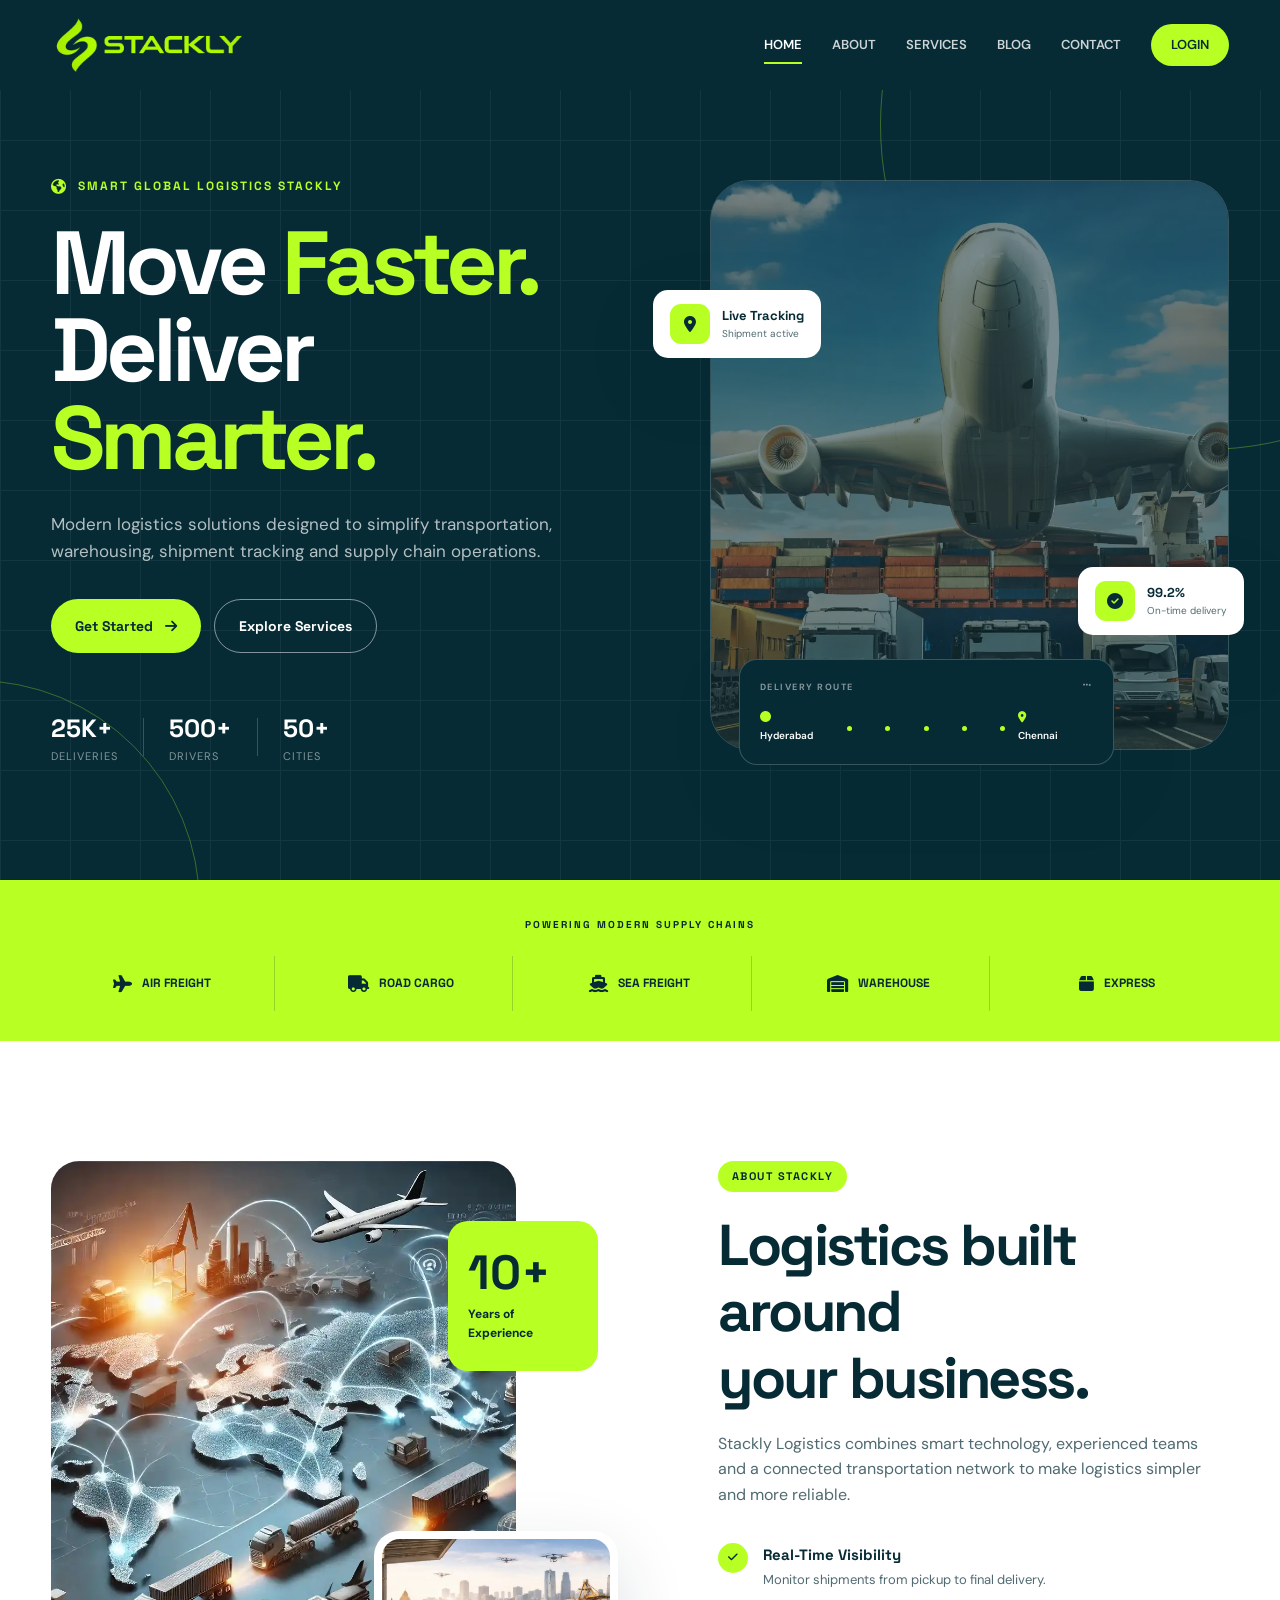
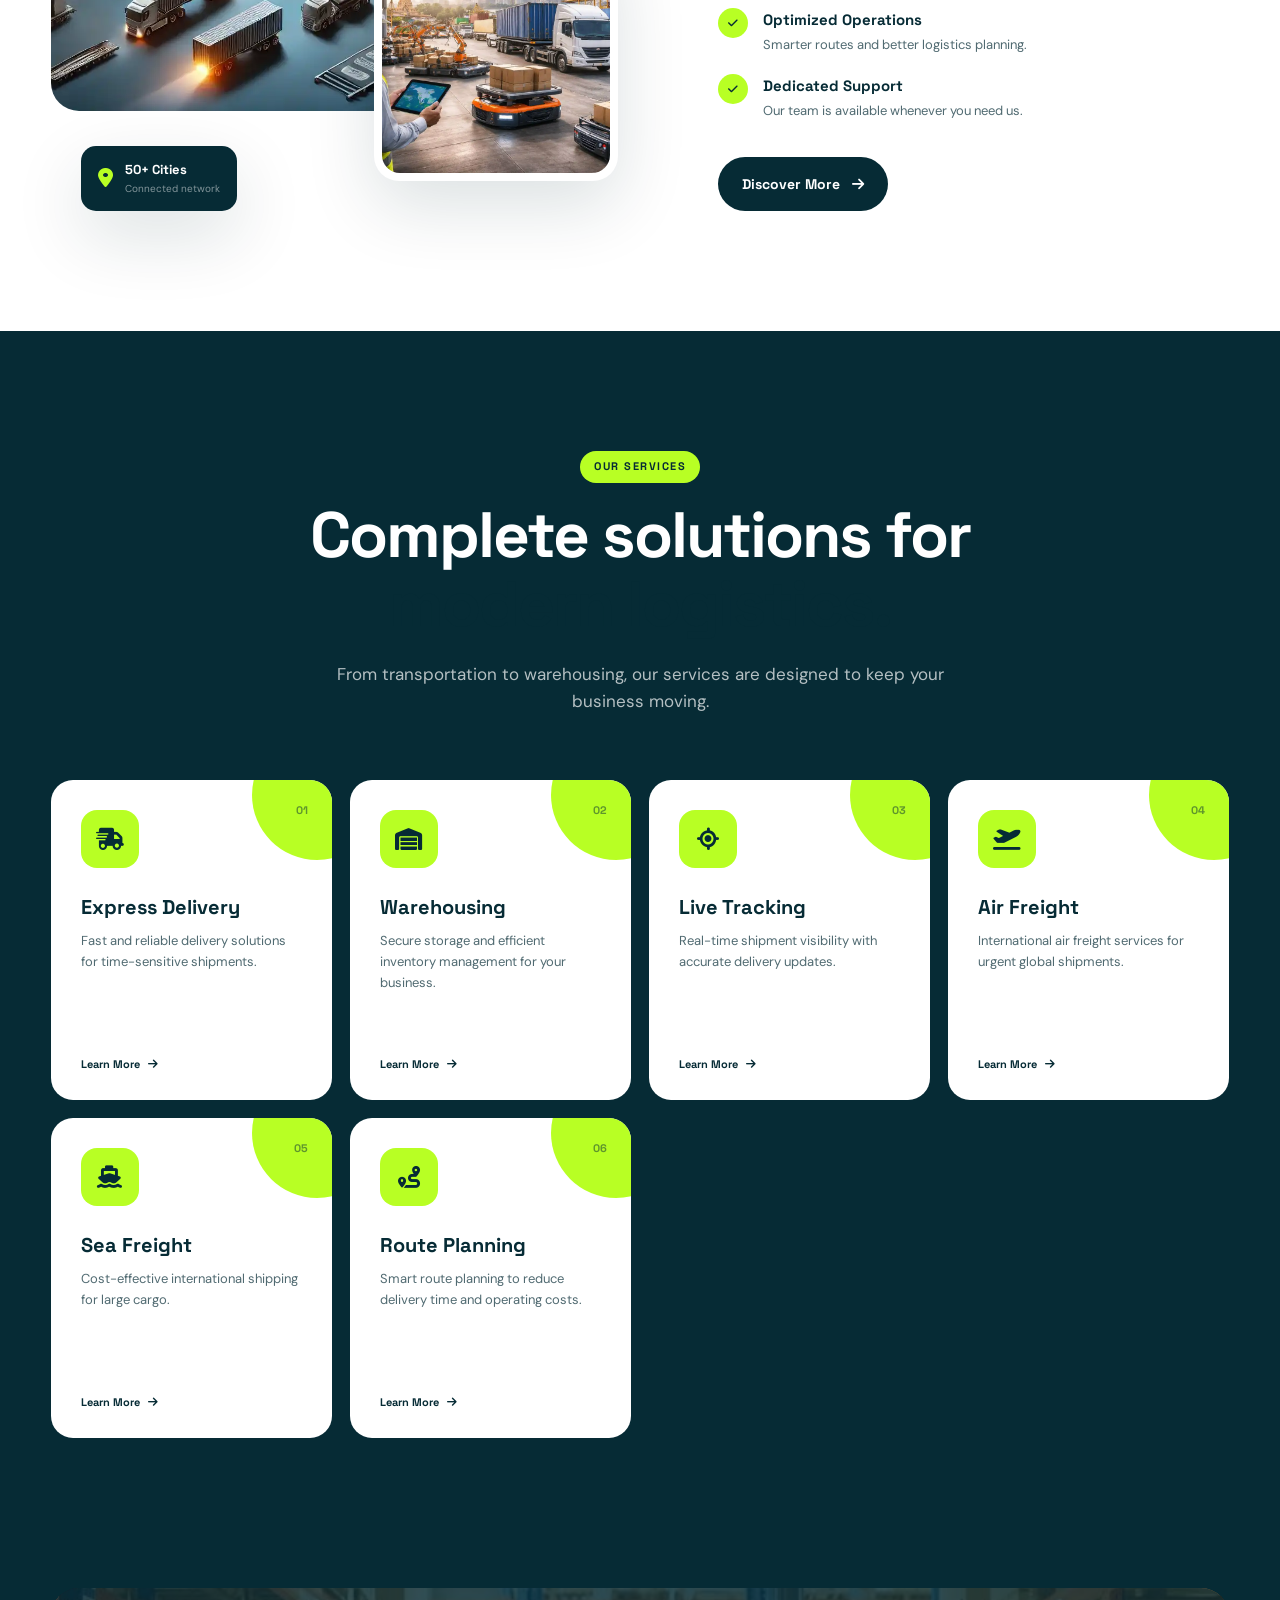
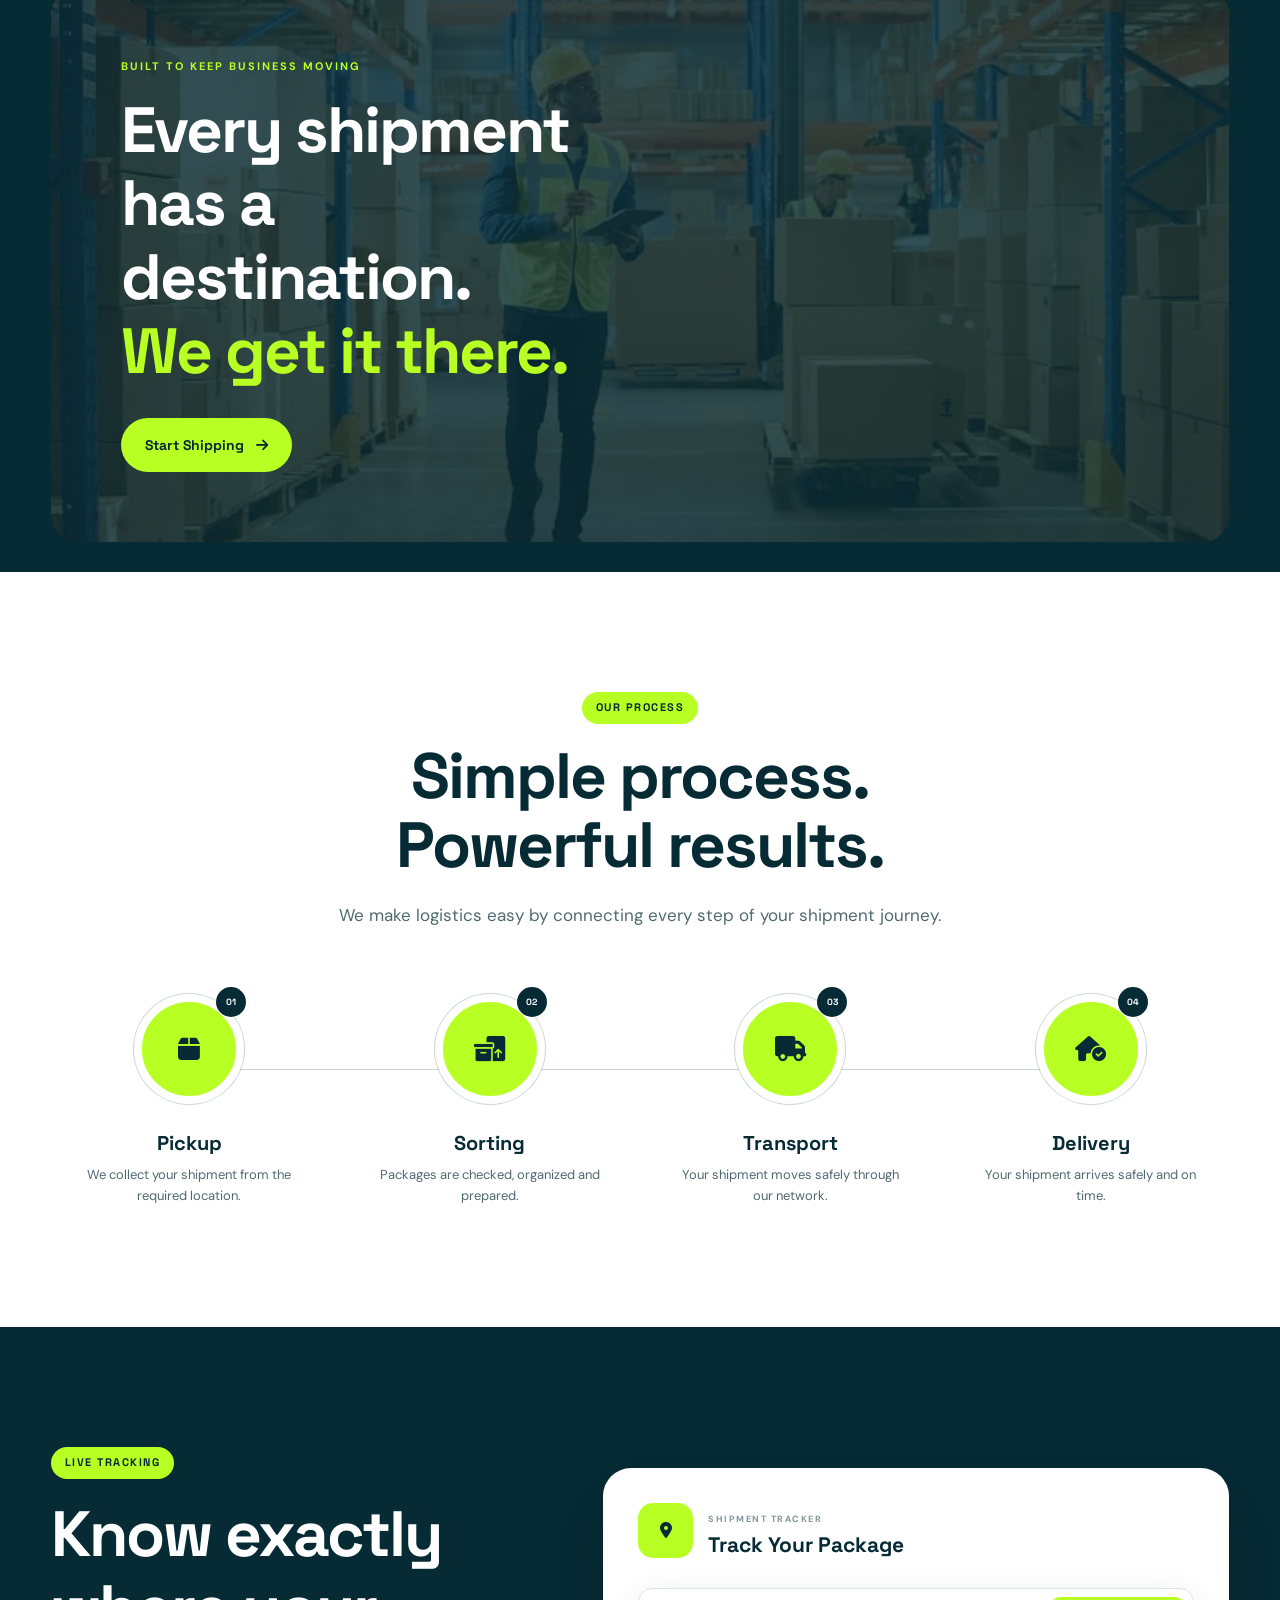
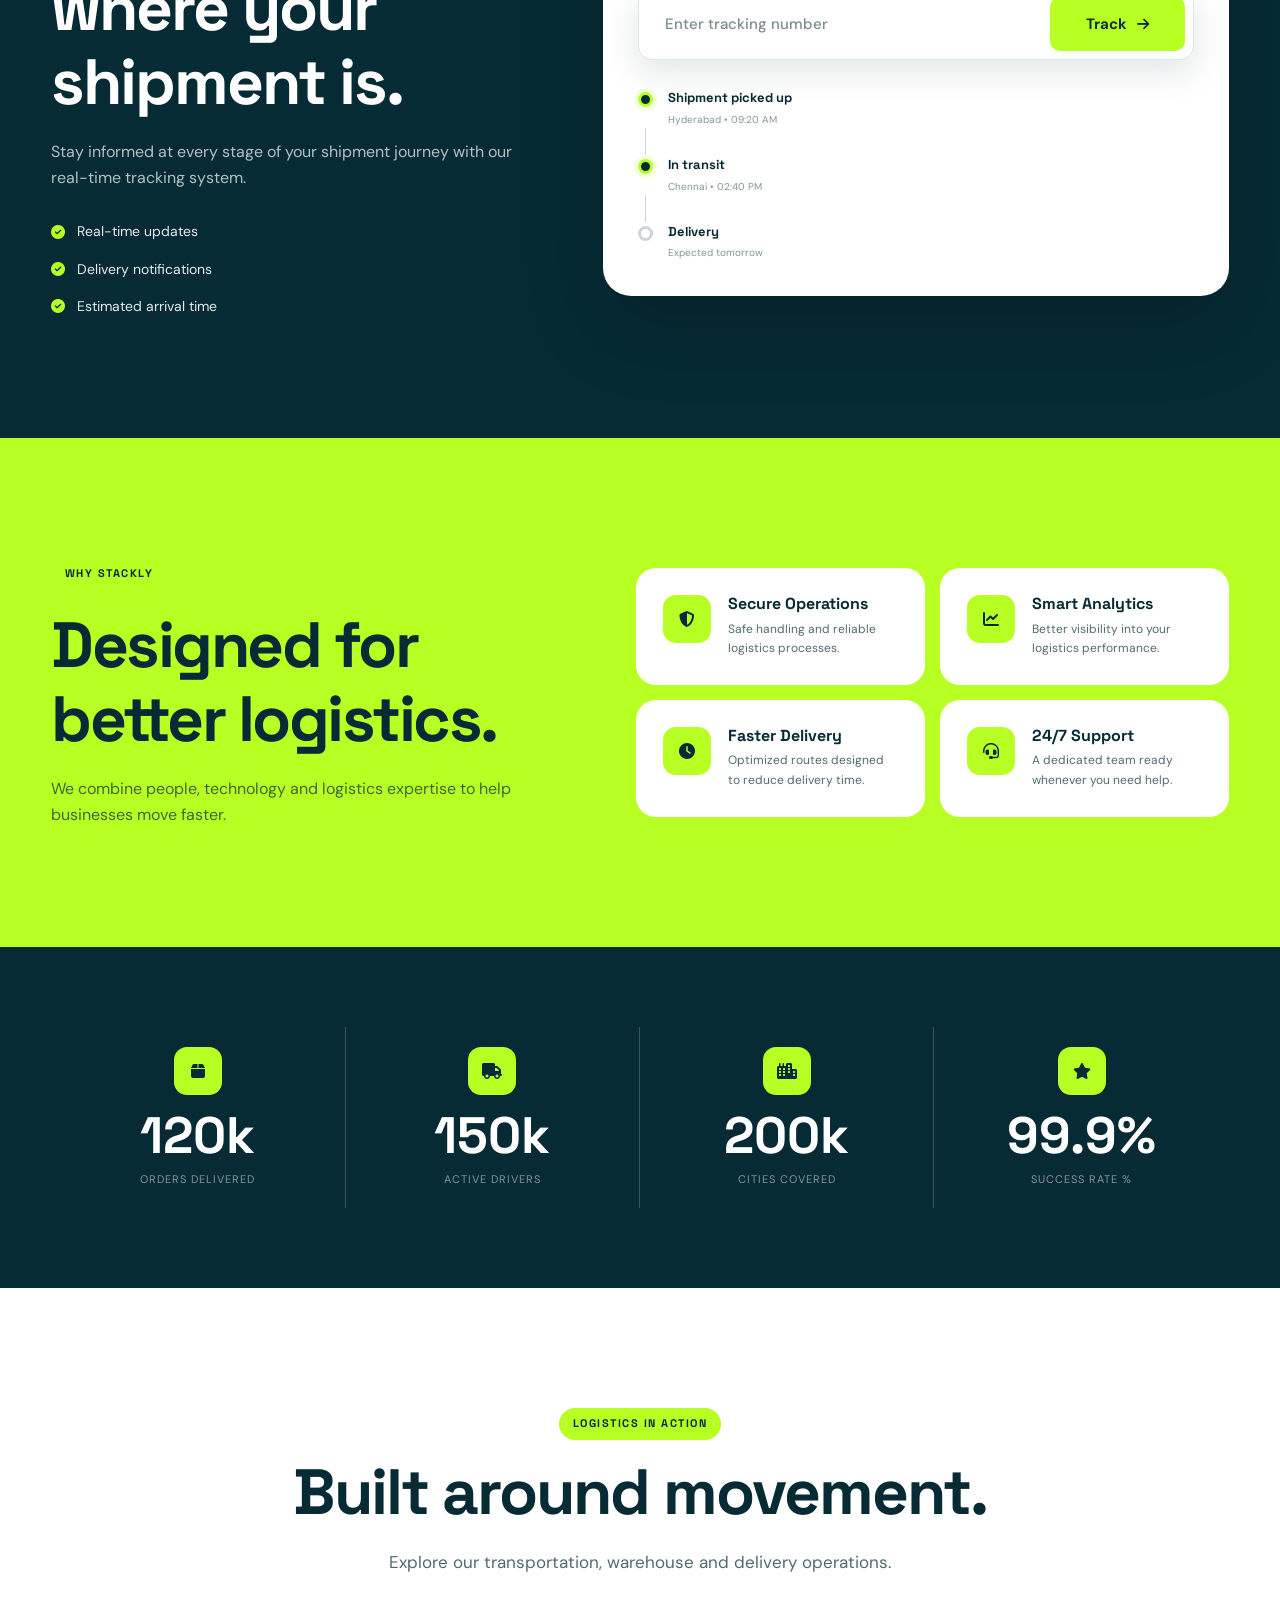
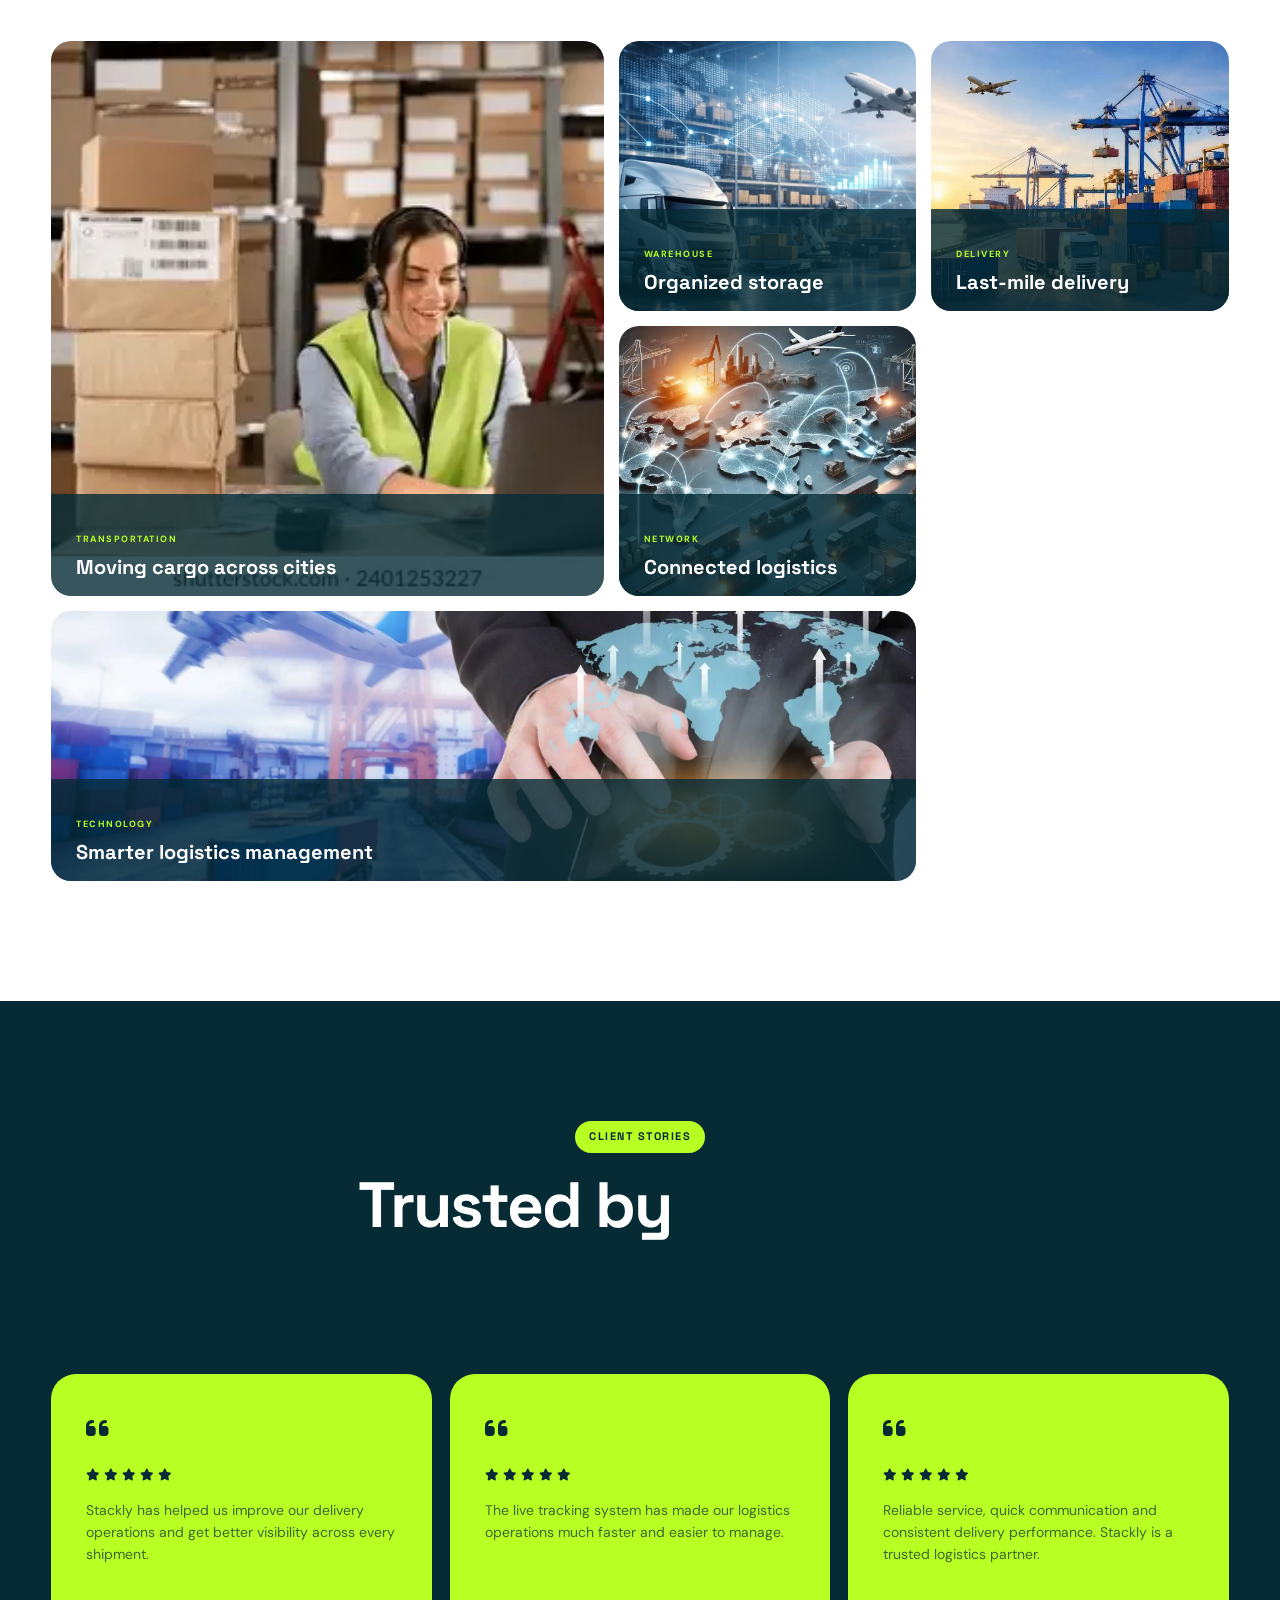
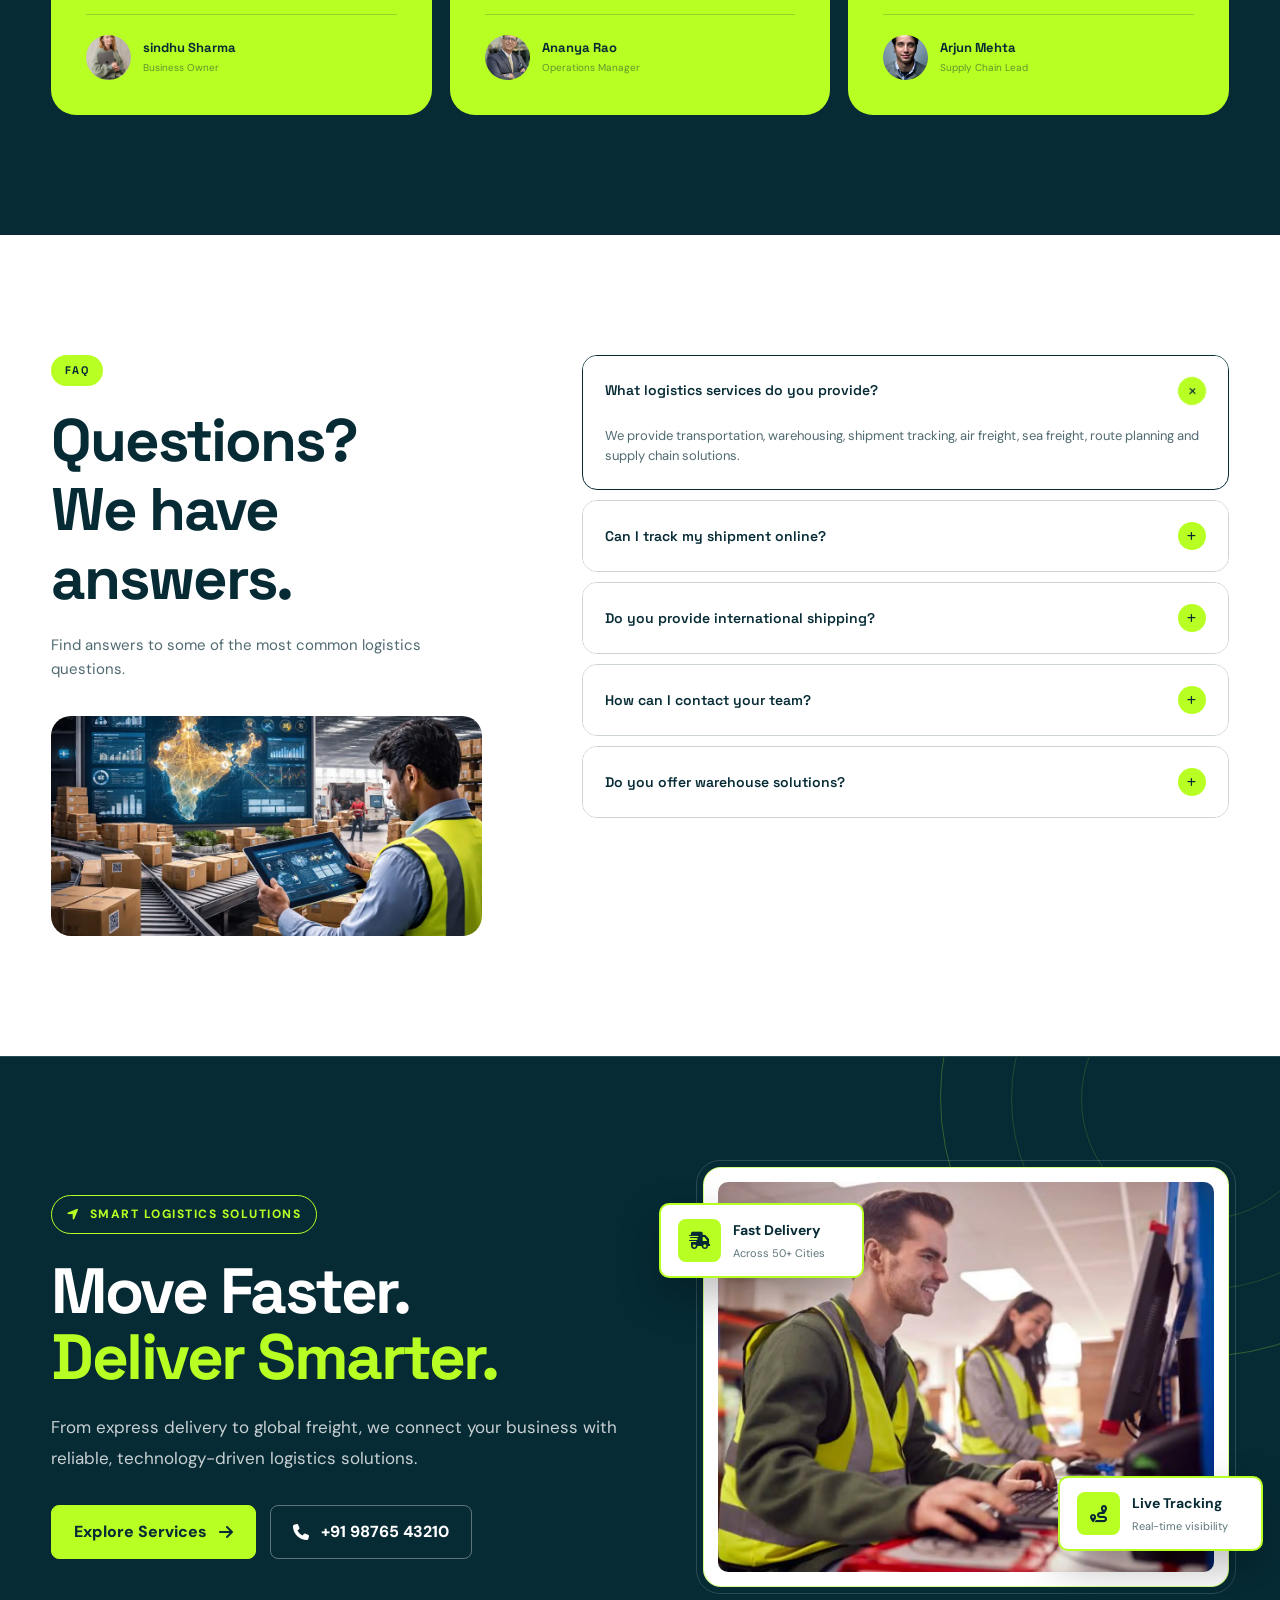
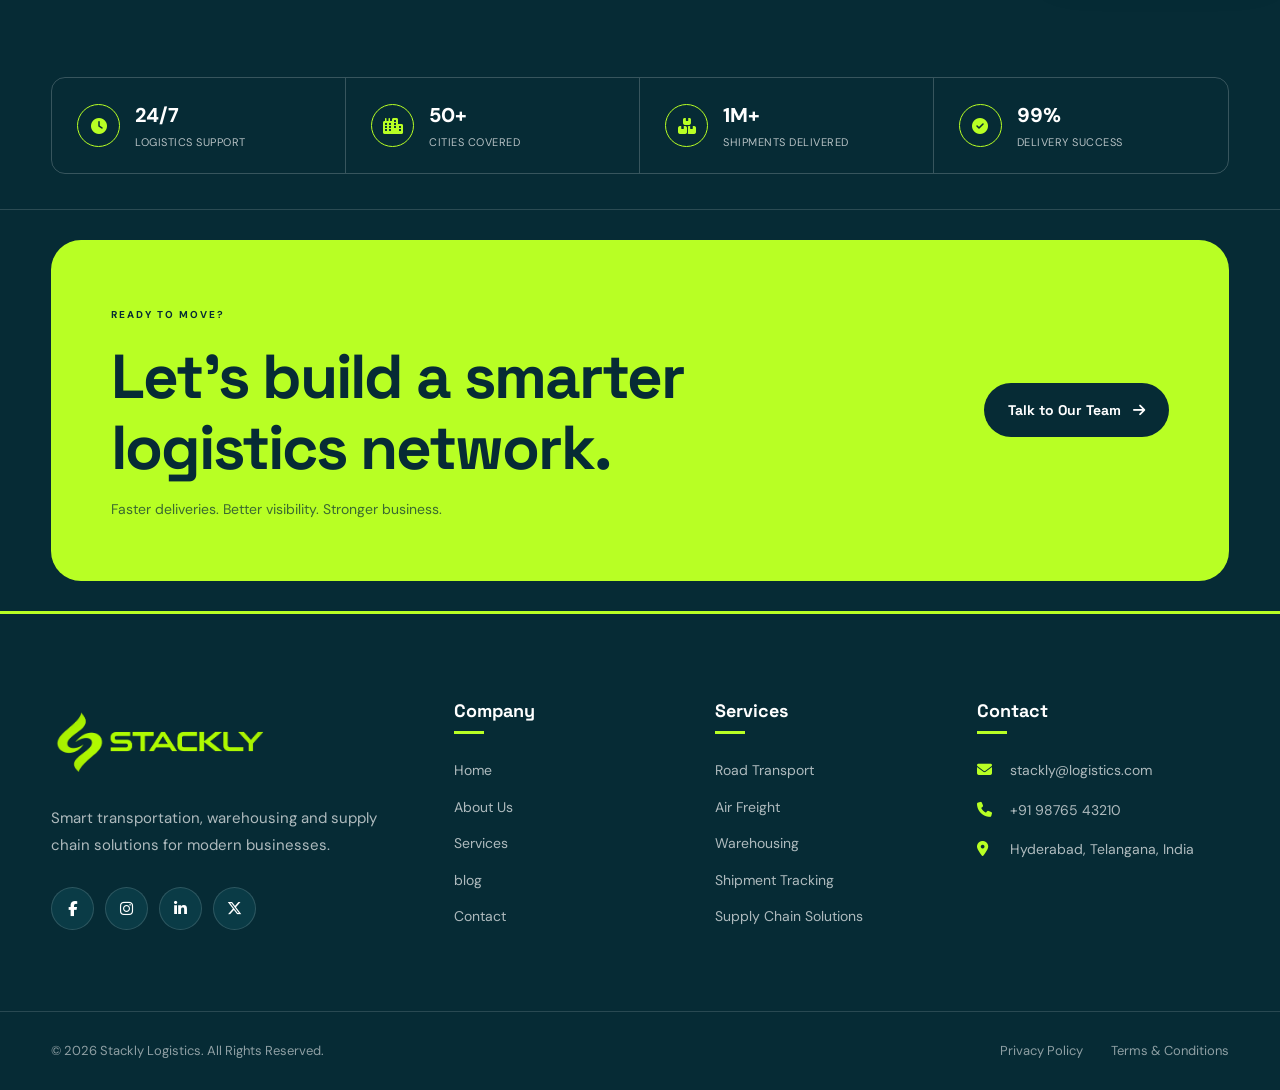
<file: index.html>
<!DOCTYPE html>
<html lang="en">

<head>
    <meta charset="UTF-8">
    <meta name="viewport" content="width=device-width, initial-scale=1.0">

    <meta name="description"
        content="Stackly Logistics provides smart transportation, warehouse, shipment tracking and supply chain solutions.">

    <title>Stackly Logistics | Smart Logistics Solutions</title>

    <!-- ================= GOOGLE FONTS ================= -->
    <link rel="preconnect" href="https://fonts.googleapis.com">
    <link rel="preconnect" href="https://fonts.gstatic.com" crossorigin>

    <link
        href="https://fonts.googleapis.com/css2?family=DM+Sans:wght@400;500;600;700&family=Space+Grotesk:wght@400;500;600;700&display=swap"
        rel="stylesheet">

    <!-- ================= FONT AWESOME ================= -->
    <link
        rel="stylesheet"
        href="https://cdnjs.cloudflare.com/ajax/libs/font-awesome/6.5.2/css/all.min.css">

    <!-- ================= AOS ================= -->
    <link
        rel="stylesheet"
        href="https://unpkg.com/aos@2.3.1/dist/aos.css">

    <!-- ================= CSS ================= -->
    <link rel="stylesheet" href="css/style.css">

</head>

<body>

    <!-- =========================================================
         PRELOADER
    ========================================================== -->

    <div class="preloader" id="preloader">

        <div class="loader-box">

            <div class="loader-truck">
                <i class="fa-solid fa-truck-fast"></i>
            </div>

            <span>STACKLY</span>

        </div>

    </div>


    <!-- =========================================================
         HEADER
    ========================================================== -->

    <header class="header" id="header">

        <div class="container header-inner">

     
<a href="index.html" class="logo" aria-label="Stackly Logistics Home">
    <div class="logo-image">
        <img
            src="assets/image.webp"
            alt="Stackly Logistics Logo"
        >
    </div>
</a>




            <nav class="desktop-nav" id="desktopNav">

                <a href="index.html" class="active">HOME</a>

                <a href="about.html">ABOUT</a>

                <a href="services.html">SERVICES</a>

                <a href="blog.html">BLOG</a>

                <a href="contact.html">CONTACT</a>

                <a href="login.html" class="nav-login">
                    LOGIN
                </a>

            </nav>


            <button
                class="menu-button"
                id="menuButton"
                type="button"
                aria-label="Open navigation menu">

                <i class="fa-solid fa-bars"></i>

            </button>

        </div>


        <!-- MOBILE NAV -->

        <div class="mobile-nav" id="mobileNav">

            <a href="index.html">HOME</a>

            <a href="about.html">ABOUT</a>

            <a href="services.html">SERVICES</a>

            <a href="blog.html">BLOG</a>

            <a href="contact.html">CONTACT</a>

            <a href="login.html">
                LOGIN
            </a>

        </div>

    </header>


    <!-- =========================================================
         01. HERO SECTION
    ========================================================== -->

    <main>

        <section class="hero-section" id="home">

            <div class="hero-pattern"></div>

            <div class="hero-circle hero-circle-one"></div>

            <div class="hero-circle hero-circle-two"></div>


            <div class="container hero-grid">

                <!-- HERO CONTENT -->

                <div
                    class="hero-content"
                    data-aos="fade-right"
                    data-aos-duration="1100">

                    <span class="eyebrow">

                        <i class="fa-solid fa-earth-americas"></i>

                        SMART GLOBAL LOGISTICS STACKLY

                    </span>


                    <h1>

                        Move
                        <span>Faster.</span>

                        Deliver
                        <span>Smarter.</span>

                    </h1>


                    <p>

                        Modern logistics solutions designed to
                        simplify transportation, warehousing,
                        shipment tracking and supply chain
                        operations.

                    </p>


                    <div class="hero-actions">

                        <a
                            href="404.html"
                            class="btn btn-primary">

                            Get Started

                            <i class="fa-solid fa-arrow-right"></i>

                        </a>


                        <a
                            href="404.html"
                            class="btn btn-outline">

                            Explore Services

                        </a>

                    </div>


                    <div class="hero-trust">

                        <div class="trust-item">

                            <strong>25K+</strong>

                            <span>
                                Deliveries
                            </span>

                        </div>


                        <div class="trust-line"></div>


                        <div class="trust-item">

                            <strong>500+</strong>

                            <span>
                                Drivers
                            </span>

                        </div>


                        <div class="trust-line"></div>


                        <div class="trust-item">

                            <strong>50+</strong>

                            <span>
                                Cities
                            </span>

                        </div>

                    </div>

                </div>


                <!-- HERO IMAGE -->

                <div
                    class="hero-visual"
                    data-aos="zoom-in"
                    data-aos-duration="1200">

                    <div class="hero-image-frame">

                        <img
                            src="assets/image7.webp"
                            alt="Stackly shipping logistics">

                    </div>


                    <!-- FLOATING CARD -->

                    <div
                        class="hero-floating-card hero-card-one">

                        <div class="floating-icon">
                            <i class="fa-solid fa-location-dot"></i>
                        </div>

                        <div>
                            <strong>Live Tracking</strong>
                            <span>Shipment active</span>
                        </div>

                    </div>


                    <div
                        class="hero-floating-card hero-card-two">

                        <div class="floating-icon">
                            <i class="fa-solid fa-circle-check"></i>
                        </div>

                        <div>
                            <strong>99.2%</strong>
                            <span>On-time delivery</span>
                        </div>

                    </div>


                    <div class="hero-route-card">

                        <div class="route-top">

                            <span>DELIVERY ROUTE</span>

                            <i class="fa-solid fa-ellipsis"></i>

                        </div>


                        <div class="route-line">

                            <div class="route-point">
                                <i class="fa-solid fa-circle"></i>
                                <span>Hyderabad</span>
                            </div>


                            <div class="route-path">

                                <span></span>
                                <span></span>
                                <span></span>
                                <span></span>
                                <span></span>

                            </div>


                            <div class="route-point">
                                <i class="fa-solid fa-location-dot"></i>
                                <span>Chennai</span>
                            </div>

                        </div>

                    </div>

                </div>

            </div>

        </section>


        <!-- =====================================================
             02. LOGO / PARTNER STRIP
        ====================================================== -->

        <section class="partner-section">

            <div class="container">

                <div
                    class="partner-heading"
                    data-aos="fade-up">

                    <span>
                        POWERING MODERN SUPPLY CHAINS
                    </span>

                </div>


                <div class="partner-list">

                    <div
                        class="partner-item"
                        data-aos="fade-up"
                        data-aos-delay="50">

                        <i class="fa-solid fa-plane"></i>
                        AIR FREIGHT

                    </div>


                    <div
                        class="partner-item"
                        data-aos="fade-up"
                        data-aos-delay="100">

                        <i class="fa-solid fa-truck"></i>
                        ROAD CARGO

                    </div>


                    <div
                        class="partner-item"
                        data-aos="fade-up"
                        data-aos-delay="150">

                        <i class="fa-solid fa-ship"></i>
                        SEA FREIGHT

                    </div>


                    <div
                        class="partner-item"
                        data-aos="fade-up"
                        data-aos-delay="200">

                        <i class="fa-solid fa-warehouse"></i>
                        WAREHOUSE

                    </div>


                    <div
                        class="partner-item"
                        data-aos="fade-up"
                        data-aos-delay="250">

                        <i class="fa-solid fa-box"></i>
                        EXPRESS

                    </div>

                </div>

            </div>

        </section>


        <!-- =====================================================
             03. ABOUT SECTION
        ====================================================== -->

        <section
            class="about-section section-padding"
            id="about">

            <div class="container about-grid">

                <!-- IMAGE AREA -->

                <div
                    class="about-visual"
                    data-aos="fade-right">

                    <div class="about-main-image">

                        <img
                            src="assets/image14.webp"
                            alt="Global logistics network">

                    </div>


                    <div class="about-small-image">

                        <img
                            src="assets/image12.webp"
                            alt="Stackly warehouse">

                    </div>


                    <div class="experience-card">

                        <strong>10+</strong>

                        <span>
                            Years of
                            Experience
                        </span>

                    </div>


                    <div class="about-location-card">

                        <i class="fa-solid fa-location-dot"></i>

                        <div>

                            <strong>50+ Cities</strong>

                            <span>
                                Connected network
                            </span>

                        </div>

                    </div>

                </div>


                <!-- CONTENT -->

                <div
                    class="about-content"
                    data-aos="fade-left">

                    <span class="section-tag">
                        ABOUT STACKLY
                    </span>


                    <h2>

                        Logistics built
                        around

                        <span>
                            your business.
                        </span>

                    </h2>


                    <p>

                        Stackly Logistics combines smart
                        technology, experienced teams and a
                        connected transportation network to
                        make logistics simpler and more reliable.

                    </p>


                    <div class="about-feature-list">

                        <div class="about-feature">

                            <div class="check-icon">
                                <i class="fa-solid fa-check"></i>
                            </div>

                            <div>

                                <strong>
                                    Real-Time Visibility
                                </strong>

                                <p>
                                    Monitor shipments from
                                    pickup to final delivery.
                                </p>

                            </div>

                        </div>


                        <div class="about-feature">

                            <div class="check-icon">
                                <i class="fa-solid fa-check"></i>
                            </div>

                            <div>

                                <strong>
                                    Optimized Operations
                                </strong>

                                <p>
                                    Smarter routes and better
                                    logistics planning.
                                </p>

                            </div>

                        </div>


                        <div class="about-feature">

                            <div class="check-icon">
                                <i class="fa-solid fa-check"></i>
                            </div>

                            <div>

                                <strong>
                                    Dedicated Support
                                </strong>

                                <p>
                                    Our team is available
                                    whenever you need us.
                                </p>

                            </div>

                        </div>

                    </div>


                    <a
                        href="404.html"
                        class="btn btn-dark">

                        Discover More

                        <i class="fa-solid fa-arrow-right"></i>

                    </a>

                </div>

            </div>

        </section>


        <!-- =====================================================
             04. SERVICES SECTION
        ====================================================== -->

        <section
            class="services-section section-padding"
            id="services">

            <div class="container">

                <div
                    class="section-heading"
                    data-aos="fade-up">

                    <span class="section-tag">
                        OUR SERVICES
                    </span>

                    <h2>

                        Complete solutions for
                        <span>modern logistics.</span>

                    </h2>

                    <p>

                        From transportation to warehousing,
                        our services are designed to keep
                        your business moving.

                    </p>

                </div>


                <div class="services-grid">

                    <!-- SERVICE 01 -->

                    <article
                        class="service-card"
                        data-aos="fade-up"
                        data-aos-delay="100">

                        <div class="service-number">
                            01
                        </div>

                        <div class="service-icon">

                            <i class="fa-solid fa-truck-fast"></i>

                        </div>

                        <h3>
                            Express Delivery
                        </h3>

                        <p>
                            Fast and reliable delivery
                            solutions for time-sensitive
                            shipments.
                        </p>

                        <a href="404.html">
                            Learn More
                            <i class="fa-solid fa-arrow-right"></i>
                        </a>

                    </article>


                    <!-- SERVICE 02 -->

                    <article
                        class="service-card"
                        data-aos="fade-up"
                        data-aos-delay="200">

                        <div class="service-number">
                            02
                        </div>

                        <div class="service-icon">

                            <i class="fa-solid fa-warehouse"></i>

                        </div>

                        <h3>
                            Warehousing
                        </h3>

                        <p>
                            Secure storage and efficient
                            inventory management for your
                            business.
                        </p>

                        <a href="404.html">
                            Learn More
                            <i class="fa-solid fa-arrow-right"></i>
                        </a>

                    </article>


                    <!-- SERVICE 03 -->

                    <article
                        class="service-card"
                        data-aos="fade-up"
                        data-aos-delay="300">

                        <div class="service-number">
                            03
                        </div>

                        <div class="service-icon">

                            <i class="fa-solid fa-location-crosshairs"></i>

                        </div>

                        <h3>
                            Live Tracking
                        </h3>

                        <p>
                            Real-time shipment visibility
                            with accurate delivery updates.
                        </p>

                        <a href="404.html">
                            Learn More
                            <i class="fa-solid fa-arrow-right"></i>
                        </a>

                    </article>


                    <!-- SERVICE 04 -->

                    <article
                        class="service-card"
                        data-aos="fade-up"
                        data-aos-delay="400">

                        <div class="service-number">
                            04
                        </div>

                        <div class="service-icon">

                            <i class="fa-solid fa-plane-departure"></i>

                        </div>

                        <h3>
                            Air Freight
                        </h3>

                        <p>
                            International air freight
                            services for urgent global
                            shipments.
                        </p>

                        <a href="404.html">
                            Learn More
                            <i class="fa-solid fa-arrow-right"></i>
                        </a>

                    </article>


                    <!-- SERVICE 05 -->

                    <article
                        class="service-card"
                        data-aos="fade-up"
                        data-aos-delay="100">

                        <div class="service-number">
                            05
                        </div>

                        <div class="service-icon">

                            <i class="fa-solid fa-ship"></i>

                        </div>

                        <h3>
                            Sea Freight
                        </h3>

                        <p>
                            Cost-effective international
                            shipping for large cargo.
                        </p>

                        <a href="404.html">
                            Learn More
                            <i class="fa-solid fa-arrow-right"></i>
                        </a>

                    </article>


                    <!-- SERVICE 06 -->

                    <article
                        class="service-card"
                        data-aos="fade-up"
                        data-aos-delay="200">

                        <div class="service-number">
                            06
                        </div>

                        <div class="service-icon">

                            <i class="fa-solid fa-route"></i>

                        </div>

                        <h3>
                            Route Planning
                        </h3>

                        <p>
                            Smart route planning to reduce
                            delivery time and operating costs.
                        </p>

                        <a href="404.html">
                            Learn More
                            <i class="fa-solid fa-arrow-right"></i>
                        </a>

                    </article>


                </div>

            </div>

        </section>


        <!-- =====================================================
             05. IMAGE BANNER
        ====================================================== -->

        <section class="image-banner-section">

            <div class="container">

                <div
                    class="image-banner"
                    data-aos="zoom-in">

                    <img
                        src="assets/image9.webp"
                        alt="Logistics truck">

                    <div class="image-banner-overlay"></div>

                    <div class="image-banner-content">

                        <span>
                            BUILT TO KEEP BUSINESS MOVING
                        </span>

                        <h2>
                            Every shipment has
                            a destination.
                            <strong>We get it there.</strong>
                        </h2>

                        <a
                            href="404.html"
                            class="btn btn-primary">

                            Start Shipping

                            <i class="fa-solid fa-arrow-right"></i>

                        </a>

                    </div>

                </div>

            </div>

        </section>


        <!-- =====================================================
             06. PROCESS SECTION
        ====================================================== -->

        <section
            class="process-section section-padding"
            id="process">

            <div class="container">

                <div
                    class="section-heading"
                    data-aos="fade-up">

                    <span class="section-tag">
                        OUR PROCESS
                    </span>

                    <h2>

                        Simple process.
                        <span>Powerful results.</span>

                    </h2>

                    <p>

                        We make logistics easy by connecting
                        every step of your shipment journey.

                    </p>

                </div>


                <div class="process-grid">

                    <div class="process-line"></div>


                    <div
                        class="process-card"
                        data-aos="zoom-in"
                        data-aos-delay="100">

                        <div class="process-icon">

                            <span>01</span>

                            <i class="fa-solid fa-box"></i>

                        </div>

                        <h3>
                            Pickup
                        </h3>

                        <p>
                            We collect your shipment
                            from the required location.
                        </p>

                    </div>


                    <div
                        class="process-card"
                        data-aos="zoom-in"
                        data-aos-delay="200">

                        <div class="process-icon">

                            <span>02</span>

                            <i class="fa-solid fa-boxes-packing"></i>

                        </div>

                        <h3>
                            Sorting
                        </h3>

                        <p>
                            Packages are checked,
                            organized and prepared.
                        </p>

                    </div>


                    <div
                        class="process-card"
                        data-aos="zoom-in"
                        data-aos-delay="300">

                        <div class="process-icon">

                            <span>03</span>

                            <i class="fa-solid fa-truck"></i>

                        </div>

                        <h3>
                            Transport
                        </h3>

                        <p>
                            Your shipment moves safely
                            through our network.
                        </p>

                    </div>


                    <div
                        class="process-card"
                        data-aos="zoom-in"
                        data-aos-delay="400">

                        <div class="process-icon">

                            <span>04</span>

                            <i class="fa-solid fa-house-circle-check"></i>

                        </div>

                        <h3>
                            Delivery
                        </h3>

                        <p>
                            Your shipment arrives
                            safely and on time.
                        </p>

                    </div>

                </div>

            </div>

        </section>


        <!-- =====================================================
             07. TRACKING SECTION
        ====================================================== -->

        <section
            class="tracking-section section-padding"
            id="tracking">

            <div class="container tracking-grid">

                <div
                    class="tracking-content"
                    data-aos="fade-right">

                    <span class="section-tag">
                        LIVE TRACKING
                    </span>

                    <h2>

                        Know exactly where
                        your shipment is.

                    </h2>

                    <p>

                        Stay informed at every stage of
                        your shipment journey with our
                        real-time tracking system.

                    </p>


                    <div class="tracking-benefits">

                        <div>

                            <i class="fa-solid fa-circle-check"></i>

                            Real-time updates

                        </div>

                        <div>

                            <i class="fa-solid fa-circle-check"></i>

                            Delivery notifications

                        </div>

                        <div>

                            <i class="fa-solid fa-circle-check"></i>

                            Estimated arrival time

                        </div>

                    </div>

                </div>


                <div
                    class="tracking-panel"
                    data-aos="fade-left">

                    <div class="tracking-panel-top">

                        <div class="tracking-panel-icon">

                            <i class="fa-solid fa-location-dot"></i>

                        </div>

                        <div>

                            <span>
                                SHIPMENT TRACKER
                            </span>

                            <h3>
                                Track Your Package
                            </h3>

                        </div>

                    </div>


               <form class="tracking-form">

    <input
        type="text"
        id="trackingNumber"
        placeholder="Enter tracking number"
        autocomplete="off"
    >

    <button
        type="submit"
        id="trackButton"
        class="tracking-btn"
    >
        Track
        <i class="fa-solid fa-arrow-right"></i>
    </button>

    <div
        id="trackingResult"
        class="tracking-result"
    ></div>

</form>


                    <div
                        class="tracking-result"
                        id="trackingResult">

                    </div>


                    <div class="tracking-route">

                        <div class="tracking-route-item">

                            <div class="tracking-dot active"></div>

                            <div>

                                <strong>
                                    Shipment picked up
                                </strong>

                                <span>
                                    Hyderabad • 09:20 AM
                                </span>

                            </div>

                        </div>


                        <div class="tracking-route-line"></div>


                        <div class="tracking-route-item">

                            <div class="tracking-dot active"></div>

                            <div>

                                <strong>
                                    In transit
                                </strong>

                                <span>
                                    Chennai • 02:40 PM
                                </span>

                            </div>

                        </div>


                        <div class="tracking-route-line"></div>


                        <div class="tracking-route-item">

                            <div class="tracking-dot"></div>

                            <div>

                                <strong>
                                    Delivery
                                </strong>

                                <span>
                                    Expected tomorrow
                                </span>

                            </div>

                        </div>

                    </div>

                </div>

            </div>

        </section>


        <!-- =====================================================
             08. WHY CHOOSE US
        ====================================================== -->

        <section class="why-section section-padding">

            <div class="container">

                <div
                    class="why-layout"
                    data-aos="fade-up">

                    <div class="why-title">

                        <span class="section-tag">
                            WHY STACKLY
                        </span>

                        <h2>

                            Designed for
                            <span>better logistics.</span>

                        </h2>

                        <p>

                            We combine people, technology and
                            logistics expertise to help businesses
                            move faster.

                        </p>

                    </div>


                    <div class="why-list">

                        <div class="why-item">

                            <div class="why-icon">
                                <i class="fa-solid fa-shield-halved"></i>
                            </div>

                            <div>

                                <h3>
                                    Secure Operations
                                </h3>

                                <p>
                                    Safe handling and reliable
                                    logistics processes.
                                </p>

                            </div>

                        </div>


                        <div class="why-item">

                            <div class="why-icon">
                                <i class="fa-solid fa-chart-line"></i>
                            </div>

                            <div>

                                <h3>
                                    Smart Analytics
                                </h3>

                                <p>
                                    Better visibility into your
                                    logistics performance.
                                </p>

                            </div>

                        </div>


                        <div class="why-item">

                            <div class="why-icon">
                                <i class="fa-solid fa-clock"></i>
                            </div>

                            <div>

                                <h3>
                                    Faster Delivery
                                </h3>

                                <p>
                                    Optimized routes designed
                                    to reduce delivery time.
                                </p>

                            </div>

                        </div>


                        <div class="why-item">

                            <div class="why-icon">
                                <i class="fa-solid fa-headset"></i>
                            </div>

                            <div>

                                <h3>
                                    24/7 Support
                                </h3>

                                <p>
                                    A dedicated team ready
                                    whenever you need help.
                                </p>

                            </div>

                        </div>

                    </div>

                </div>

            </div>

        </section>


        <!-- =====================================================
             09. STATS SECTION
        ====================================================== -->

        <section class="stats-section">

            <div class="container stats-grid">

                <div
                    class="stat-box"
                    data-aos="zoom-in">

                    <div class="stat-icon">
                        <i class="fa-solid fa-box"></i>
                    </div>

                    <strong
                        class="counter"
                        data-target="25000">
                        120k
                    </strong>

                    <span>
                        Orders Delivered
                    </span>

                </div>


                <div
                    class="stat-box"
                    data-aos="zoom-in"
                    data-aos-delay="100">

                    <div class="stat-icon">
                        <i class="fa-solid fa-truck"></i>
                    </div>

                    <strong
                        class="counter"
                        data-target="500">
                        150k
                    </strong>

                    <span>
                        Active Drivers
                    </span>

                </div>


                <div
                    class="stat-box"
                    data-aos="zoom-in"
                    data-aos-delay="200">

                    <div class="stat-icon">
                        <i class="fa-solid fa-city"></i>
                    </div>

                    <strong
                        class="counter"
                        data-target="50">
                        200k
                    </strong>

                    <span>
                        Cities Covered
                    </span>

                </div>


                <div
                    class="stat-box"
                    data-aos="zoom-in"
                    data-aos-delay="300">

                    <div class="stat-icon">
                        <i class="fa-solid fa-star"></i>
                    </div>

                    <strong
                        class="counter"
                        data-target="99">
                        99.9%
                    </strong>

                    <span>
                        Success Rate %
                    </span>

                </div>

            </div>

        </section>


        <!-- =====================================================
             10. GALLERY SECTION
        ====================================================== -->

        <section
            class="gallery-section section-padding"
            id="gallery">

            <div class="container">

                <div
                    class="section-heading"
                    data-aos="fade-up">

                    <span class="section-tag">
                        LOGISTICS IN ACTION
                    </span>

                    <h2>

                        Built around
                        <span>movement.</span>

                    </h2>

                    <p>

                        Explore our transportation,
                        warehouse and delivery operations.

                    </p>

                </div>


                <div class="gallery-grid">

                    <div
                        class="gallery-item gallery-large"
                        data-aos="fade-up">

                        <img
                            src="assets/image20.webp"
                            alt="Shipping">

                        <div class="gallery-overlay">

                            <span>
                                TRANSPORTATION
                            </span>

                            <h3>
                                Moving cargo
                                across cities
                            </h3>

                        </div>

                    </div>


                    <div
                        class="gallery-item"
                        data-aos="fade-up"
                        data-aos-delay="100">

                        <img
                            src="assets/image10.webp"
                            alt="Warehouse">

                        <div class="gallery-overlay">

                            <span>
                                WAREHOUSE
                            </span>

                            <h3>
                                Organized storage
                            </h3>

                        </div>

                    </div>


                    <div
                        class="gallery-item"
                        data-aos="fade-up"
                        data-aos-delay="200">

                        <img
                            src="assets/image11.webp"
                            alt="Truck">

                        <div class="gallery-overlay">

                            <span>
                                DELIVERY
                            </span>

                            <h3>
                                Last-mile delivery
                            </h3>

                        </div>

                    </div>


                    <div
                        class="gallery-item"
                        data-aos="fade-up"
                        data-aos-delay="300">

                        <img
                            src="assets/image14.webp"
                            alt="Network">

                        <div class="gallery-overlay">

                            <span>
                                NETWORK
                            </span>

                            <h3>
                                Connected logistics
                            </h3>

                        </div>

                    </div>


                    <div
                        class="gallery-item gallery-wide"
                        data-aos="fade-up"
                        data-aos-delay="400">

                        <img
                            src="assets/image15.webp"
                            alt="Logistics dashboard">

                        <div class="gallery-overlay">

                            <span>
                                TECHNOLOGY
                            </span>

                            <h3>
                                Smarter logistics
                                management
                            </h3>

                        </div>

                    </div>

                </div>

            </div>

        </section>


        <!-- =====================================================
             11. TESTIMONIALS
        ====================================================== -->

        <section
            class="testimonial-section section-padding">

            <div class="container">

                <div
                    class="section-heading"
                    data-aos="fade-up">

                    <span class="section-tag">
                        CLIENT STORIES
                    </span>

                    <h2>

                        Trusted by
                        <span>growing businesses.</span>

                    </h2>

                </div>


                <div class="testimonial-grid">

                    <article
                        class="testimonial-card testimonial-featured"
                        data-aos="fade-up"
                        data-aos-delay="100">

                        <div class="quote-mark">
                            <i class="fa-solid fa-quote-left"></i>
                        </div>

                        <div class="stars">

                            <i class="fa-solid fa-star"></i>
                            <i class="fa-solid fa-star"></i>
                            <i class="fa-solid fa-star"></i>
                            <i class="fa-solid fa-star"></i>
                            <i class="fa-solid fa-star"></i>

                        </div>

                        <p>

                            Stackly has helped us improve our
                            delivery operations and get better
                            visibility across every shipment.

                        </p>


                        <div class="client-info">

                            <img
                                src="assets/img-20.webp"
                                alt="Rahul Sharma">

                            <div>

                                <strong>
                                    sindhu Sharma
                                </strong>

                                <span>
                                    Business Owner
                                </span>

                            </div>

                        </div>

                    </article>


                    <article
                        class="testimonial-card testimonial-featured"
                        data-aos="fade-up"
                        data-aos-delay="200">

                        <div class="quote-mark">
                            <i class="fa-solid fa-quote-left"></i>
                        </div>

                        <div class="stars">

                            <i class="fa-solid fa-star"></i>
                            <i class="fa-solid fa-star"></i>
                            <i class="fa-solid fa-star"></i>
                            <i class="fa-solid fa-star"></i>
                            <i class="fa-solid fa-star"></i>

                        </div>

                        <p>

                            The live tracking system has made
                            our logistics operations much
                            faster and easier to manage.

                        </p>


                        <div class="client-info">

                            <img
                                src="assets/img-18.webp"
                                alt="Ananya Rao">

                            <div>

                                <strong>
                                    Ananya Rao
                                </strong>

                                <span>
                                    Operations Manager
                                </span>

                            </div>

                        </div>

                    </article>


                    <article
                        class="testimonial-card testimonial-featured"
                        data-aos="fade-up"
                        data-aos-delay="300">

                        <div class="quote-mark">
                            <i class="fa-solid fa-quote-left"></i>
                        </div>

                        <div class="stars">

                            <i class="fa-solid fa-star"></i>
                            <i class="fa-solid fa-star"></i>
                            <i class="fa-solid fa-star"></i>
                            <i class="fa-solid fa-star"></i>
                            <i class="fa-solid fa-star"></i>

                        </div>

                        <p>

                            Reliable service, quick communication
                            and consistent delivery performance.
                            Stackly is a trusted logistics partner.

                        </p>


                        <div class="client-info">

                            <img
                                src="assets/img-26.webp"
                                alt="Arjun Mehta">

                            <div>

                                <strong>
                                    Arjun Mehta
                                </strong>

                                <span>
                                    Supply Chain Lead
                                </span>

                            </div>

                        </div>

                    </article>

                </div>

            </div>

        </section>


        <!-- =====================================================
             12. FAQ
        ====================================================== -->

        <section class="faq-section section-padding">

            <div class="container faq-grid">

                <div
                    class="faq-intro"
                    data-aos="fade-right">

                    <span class="section-tag">
                        FAQ
                    </span>

                    <h2>

                        Questions?
                        <span>We have answers.</span>

                    </h2>

                    <p>

                        Find answers to some of the most
                        common logistics questions.

                    </p>


                    <div class="faq-image">

                        <img
                            src="assets/image16.webp"
                            alt="Logistics network">

                    </div>

                </div>


                <div
                    class="faq-list"
                    data-aos="fade-left">


                    <div class="faq-item active">

                        <button
                            class="faq-question"
                            type="button">

                            <span>
                                What logistics services do you provide?
                            </span>

                            <i class="fa-solid fa-plus"></i>

                        </button>

                        <div class="faq-answer">

                            <p>

                                We provide transportation,
                                warehousing, shipment tracking,
                                air freight, sea freight,
                                route planning and supply chain
                                solutions.

                            </p>

                        </div>

                    </div>


                    <div class="faq-item">

                        <button
                            class="faq-question"
                            type="button">

                            <span>
                                Can I track my shipment online?
                            </span>

                            <i class="fa-solid fa-plus"></i>

                        </button>

                        <div class="faq-answer">

                            <p>

                                Yes. Enter your shipment tracking
                                number in our tracking section to
                                view the latest shipment status.

                            </p>

                        </div>

                    </div>


                    <div class="faq-item">

                        <button
                            class="faq-question"
                            type="button">

                            <span>
                                Do you provide international shipping?
                            </span>

                            <i class="fa-solid fa-plus"></i>

                        </button>

                        <div class="faq-answer">

                            <p>

                                Our logistics model supports
                                international transportation through
                                air and sea freight services.

                            </p>

                        </div>

                    </div>


                    <div class="faq-item">

                        <button
                            class="faq-question"
                            type="button">

                            <span>
                                How can I contact your team?
                            </span>

                            <i class="fa-solid fa-plus"></i>

                        </button>

                        <div class="faq-answer">

                            <p>

                                You can use the contact form below,
                                call our support team or send us
                                an email.

                            </p>

                        </div>

                    </div>


                    <div class="faq-item">

                        <button
                            class="faq-question"
                            type="button">

                            <span>
                                Do you offer warehouse solutions?
                            </span>

                            <i class="fa-solid fa-plus"></i>

                        </button>

                        <div class="faq-answer">

                            <p>

                                Yes. We provide secure storage,
                                inventory organization and warehouse
                                management support.

                            </p>

                        </div>

                    </div>

                </div>

            </div>

        </section>

<!-- =====================================================
     13. LOGISTICS CTA BANNER
====================================================== -->

<section class="logistics-banner" id="contact">

    <div class="logistics-banner-bg"></div>

    <div class="container logistics-banner-content">

        <div class="logistics-banner-text" data-aos="fade-right">

            <span class="banner-label">
                <i class="fa-solid fa-location-arrow"></i>
                SMART LOGISTICS SOLUTIONS
            </span>

            <h2>
                Move Faster.
                <span>Deliver Smarter.</span>
            </h2>

            <p>
                From express delivery to global freight,
                we connect your business with reliable,
                technology-driven logistics solutions.
            </p>

            <div class="banner-actions">

                <a href="404.html" class="banner-btn banner-btn-primary">
                    Explore Services
                    <i class="fa-solid fa-arrow-right"></i>
                </a>

                <a href="tel:+919876543210"
                   class="banner-btn banner-btn-outline">
                    <i class="fa-solid fa-phone"></i>
                    +91 98765 43210
                </a>

            </div>

        </div>


        <div class="logistics-banner-visual"
             data-aos="fade-left">

            <div class="banner-image-frame">

                <img
                    src="assets/image17.webp"
                    alt="Logistics management dashboard">

                <div class="banner-floating-card banner-card-top">

                    <div class="banner-card-icon">
                        <i class="fa-solid fa-truck-fast"></i>
                    </div>

                    <div>
                        <strong>Fast Delivery</strong>
                        <span>Across 50+ Cities</span>
                    </div>

                </div>


                <div class="banner-floating-card banner-card-bottom">

                    <div class="banner-card-icon">
                        <i class="fa-solid fa-route"></i>
                    </div>

                    <div>
                        <strong>Live Tracking</strong>
                        <span>Real-time visibility</span>
                    </div>

                </div>

            </div>

        </div>

    </div>


    <!-- BOTTOM INFO STRIP -->

    <div class="container">

        <div class="banner-info-strip" data-aos="fade-up">

            <div class="banner-info-item">

                <i class="fa-solid fa-clock"></i>

                <div>
                    <strong>24/7</strong>
                    <span>Logistics Support</span>
                </div>

            </div>


            <div class="banner-info-item">

                <i class="fa-solid fa-city"></i>

                <div>
                    <strong>50+</strong>
                    <span>Cities Covered</span>
                </div>

            </div>


            <div class="banner-info-item">

                <i class="fa-solid fa-boxes-stacked"></i>

                <div>
                    <strong>1M+</strong>
                    <span>Shipments Delivered</span>
                </div>

            </div>


            <div class="banner-info-item">

                <i class="fa-solid fa-circle-check"></i>

                <div>
                    <strong>99%</strong>
                    <span>Delivery Success</span>
                </div>

            </div>

        </div>

    </div>

</section>
        <!-- =====================================================
             14. CTA SECTION
        ====================================================== -->

        <section class="cta-section">

            <div class="container">

                <div
                    class="cta-wrapper"
                    data-aos="zoom-in">

                    <div class="cta-content">

                        <span>
                            READY TO MOVE?
                        </span>

                        <h2>

                            Let's build a smarter
                            logistics network.

                        </h2>

                        <p>

                            Faster deliveries.
                            Better visibility.
                            Stronger business.

                        </p>

                    </div>


                    <a
                        href="404.html"
                        class="btn btn-primary">

                        Talk to Our Team

                        <i class="fa-solid fa-arrow-right"></i>

                    </a>

                </div>

            </div>

        </section>

    </main>


<!-- =========================================================
     FOOTER
========================================================= -->

<footer class="footer">

    <div class="container footer-grid">

        <!-- BRAND -->
        <div class="footer-brand">

            <a href="index.html"
               class="footer-logo"
               aria-label="Stackly Logistics Home">

                <div class="footer-logo-image">
                    <img
                        src="assets/image.webp"
                        alt="Stackly Logistics Logo">
                </div>

            </a>

            <p class="footer-description">
                Smart transportation, warehousing and supply
                chain solutions for modern businesses.
            </p>

            <!-- SOCIAL LINKS -->
            <div class="social-links">

                <a href="404.html"
                   aria-label="Facebook"
                   title="Facebook">
                    <i class="fa-brands fa-facebook-f"></i>
                </a>

                <a href="404.html"
                   aria-label="Instagram"
                   title="Instagram">
                    <i class="fa-brands fa-instagram"></i>
                </a>

                <a href="404.html"
                   aria-label="LinkedIn"
                   title="LinkedIn">
                    <i class="fa-brands fa-linkedin-in"></i>
                </a>

                <a href="404.html"
                   aria-label="X"
                   title="X">
                    <i class="fa-brands fa-x-twitter"></i>
                </a>

            </div>

        </div>


        <!-- COMPANY -->
        <div class="footer-column">

            <h3>Company</h3>
            <a href="index.html">Home</a>

            <a href="about.html">About Us</a>

            <a href="services.html">Services</a>

            <a href="blog.html">blog</a>

            <a href="contact.html">Contact</a>

        </div>


        <!-- SERVICES -->
        <div class="footer-column">

            <h3>Services</h3>

            <a href="404.html">Road Transport</a>

            <a href="404.html">Air Freight</a>

            <a href="404.html">Warehousing</a>

            <a href="404.html">Shipment Tracking</a>
            <a href="404.html">Supply Chain Solutions</a>

        </div>


        <!-- CONTACT -->
        <div class="footer-column footer-contact">

            <h3>Contact</h3>

            <p>
                <i class="fa-solid fa-envelope"></i>
                <span>stackly@logistics.com</span>
            </p>

            <p>
                <i class="fa-solid fa-phone"></i>
                <span>+91 98765 43210</span>
            </p>

            <p>
                <i class="fa-solid fa-location-dot"></i>
                <span>Hyderabad, Telangana, India</span>
            </p>

        </div>

    </div>


    <!-- FOOTER BOTTOM -->

   
    <div class="footer-bottom">

        <div class="container footer-bottom-inner">

            <p>
                © 2026 Stackly Logistics.
                All Rights Reserved.
            </p>

            <div class="footer-legal">

                <a href="404.html">
                    Privacy Policy
                </a>

                <a href="404.html">
                    Terms &amp; Conditions
                </a>

            </div>

        </div>

    </div>

</footer>





    <!-- =========================================================
         AOS JS
    ========================================================== -->

    <script
        src="https://unpkg.com/aos@2.3.1/dist/aos.js">
    </script>


    <!-- =========================================================
         CUSTOM JS
    ========================================================== -->

    <script src="js/script.js"></script>

</body>

</html>
</file>
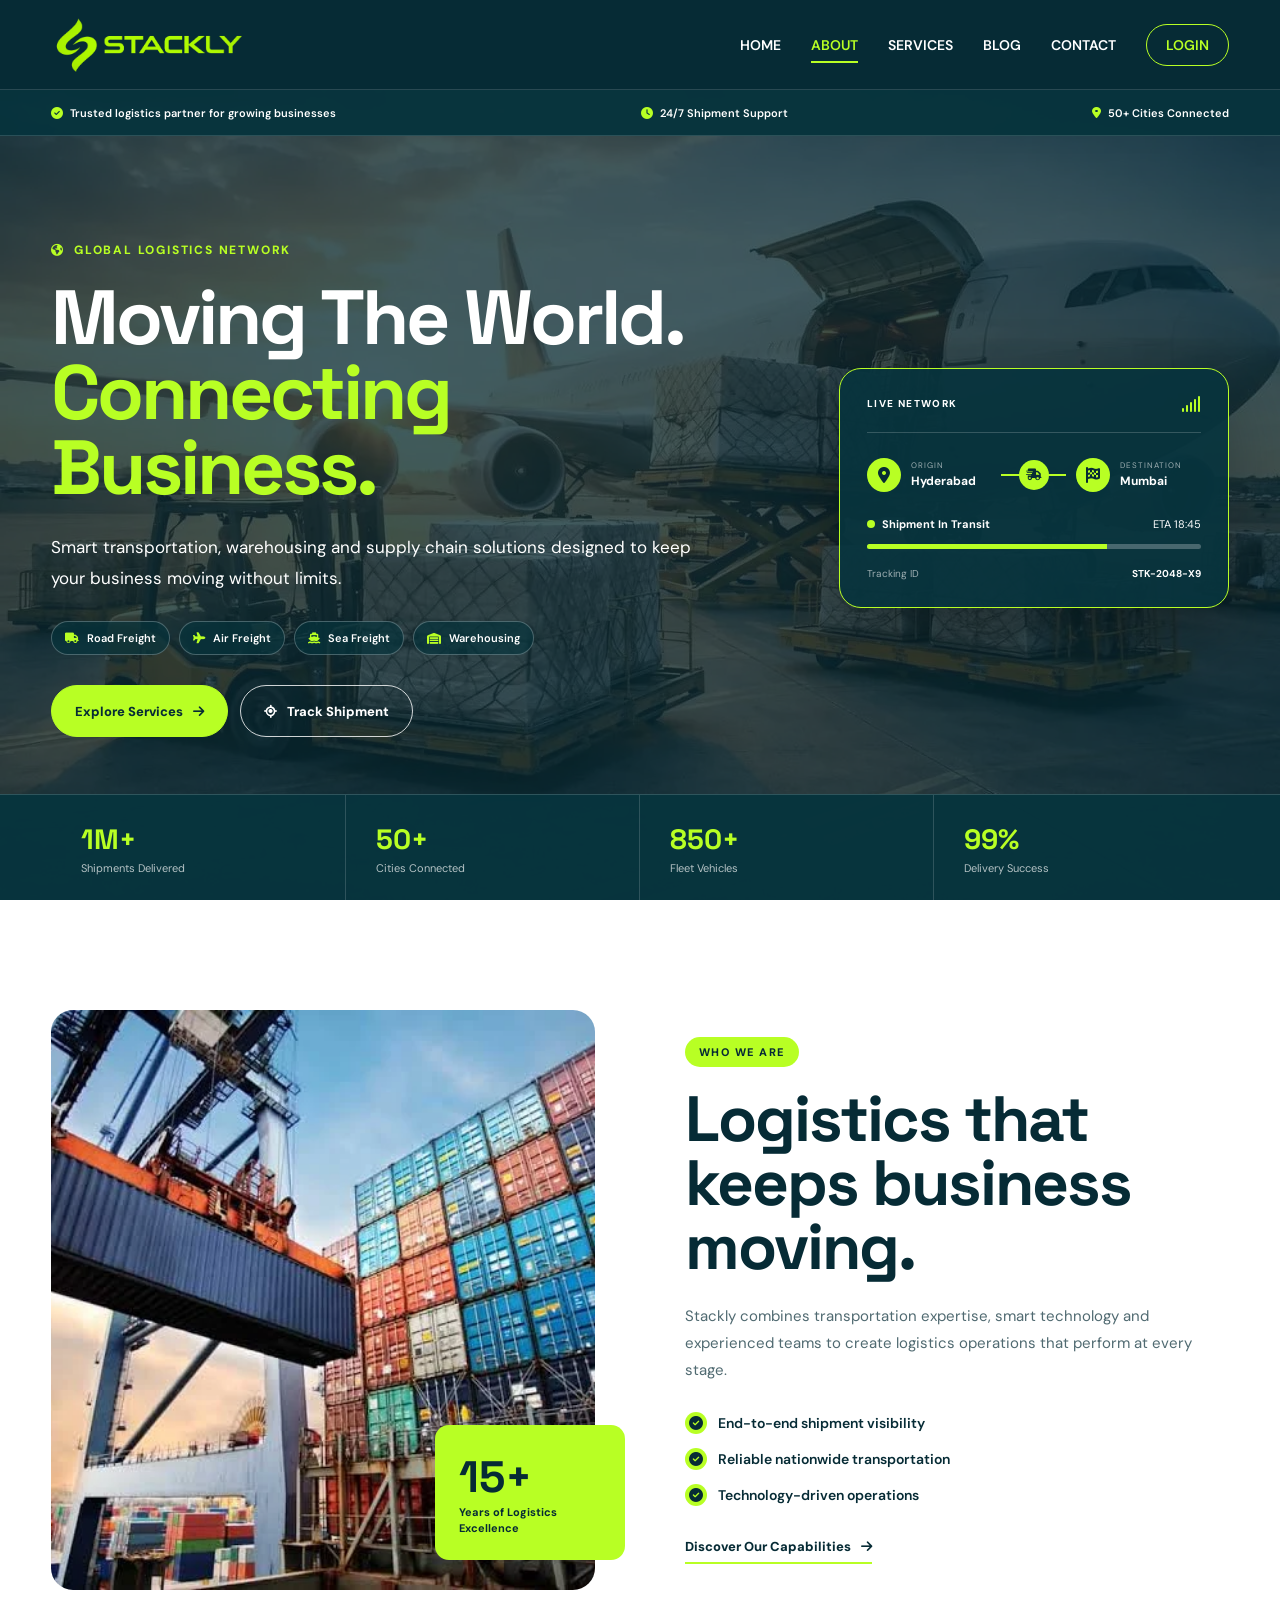
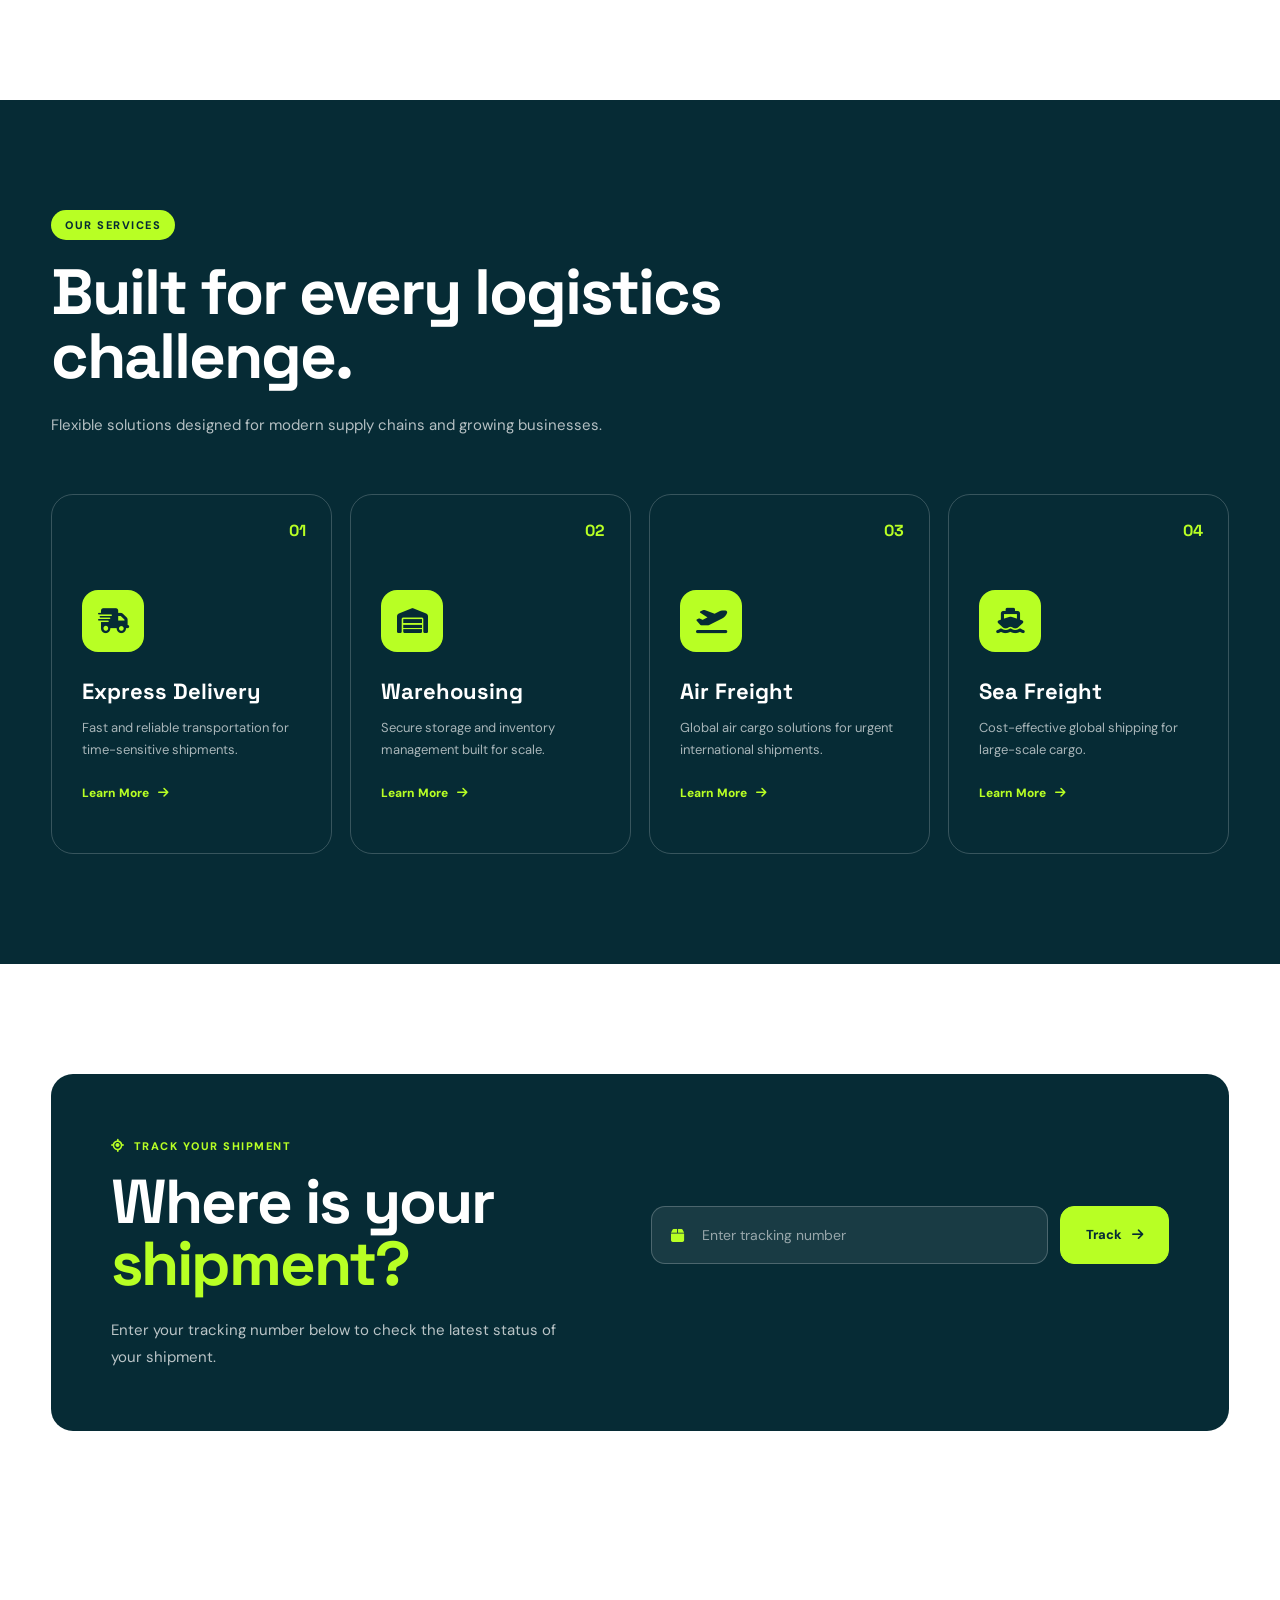
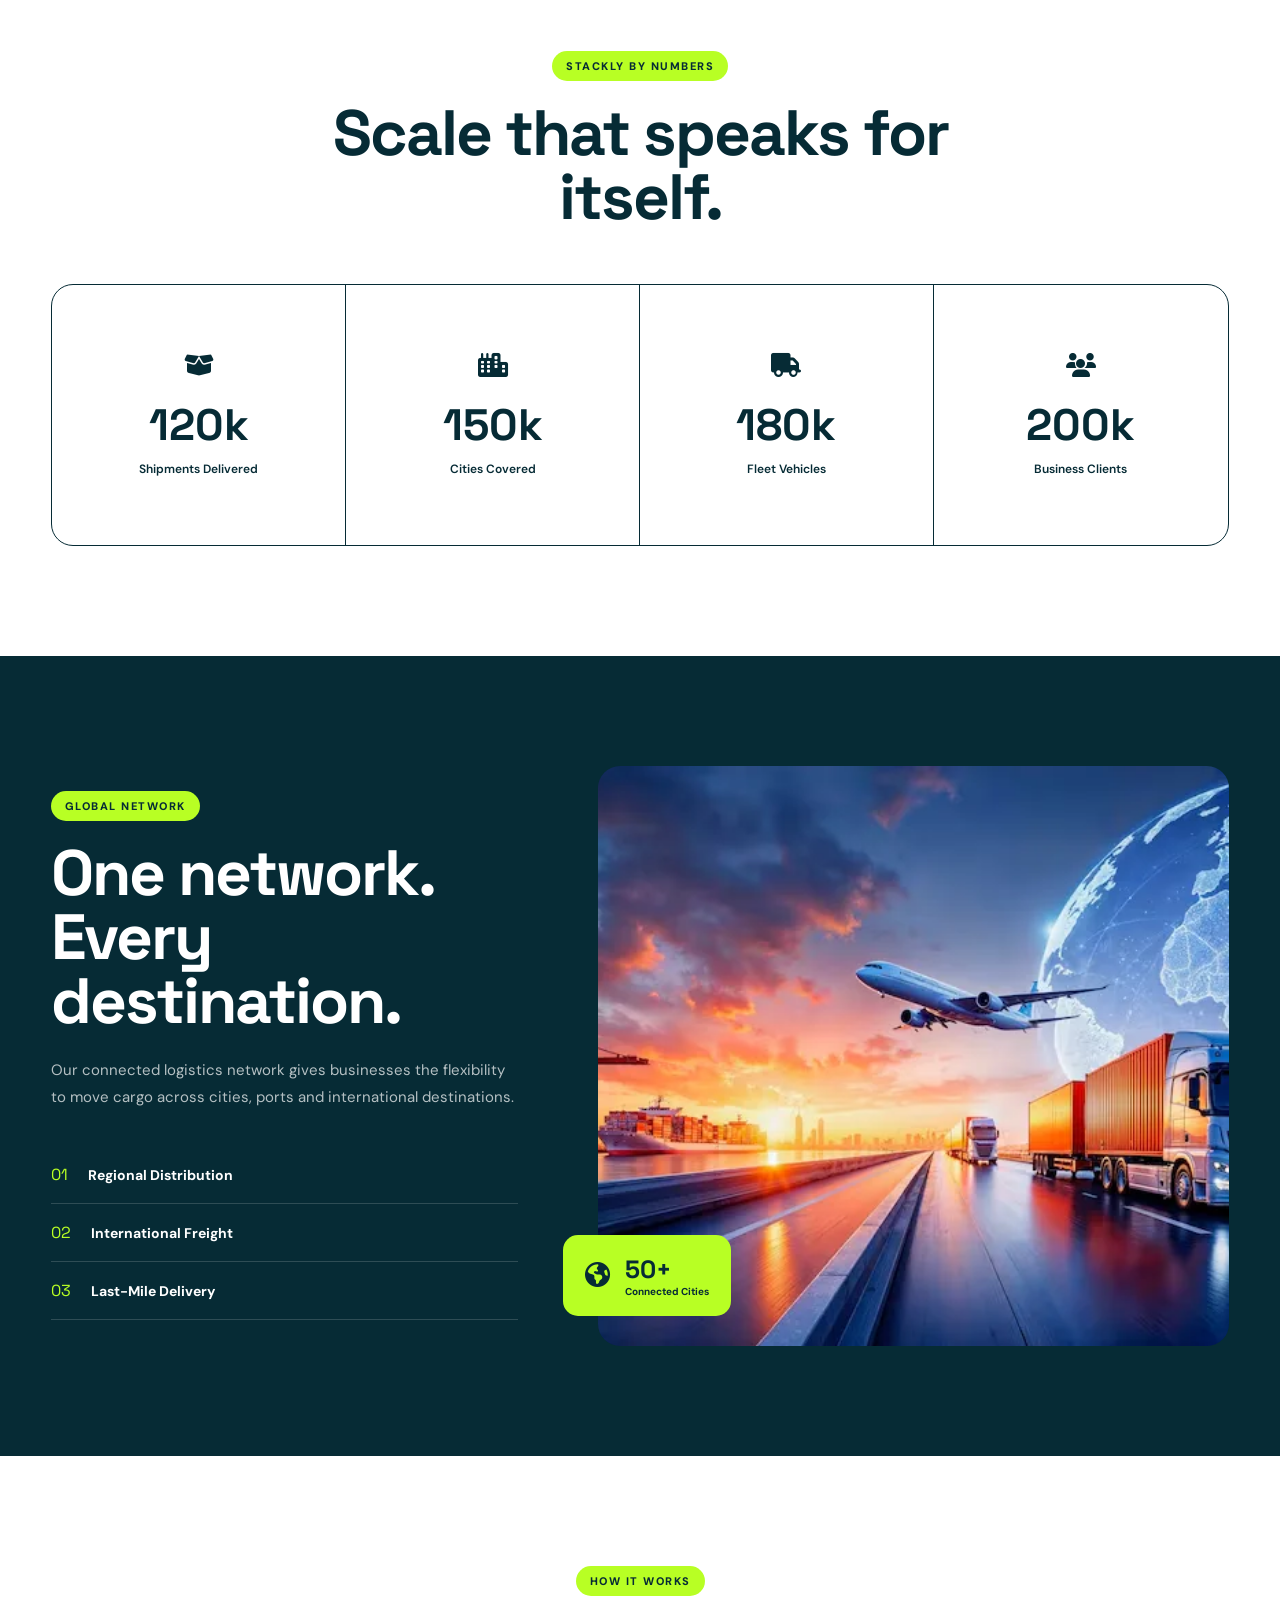
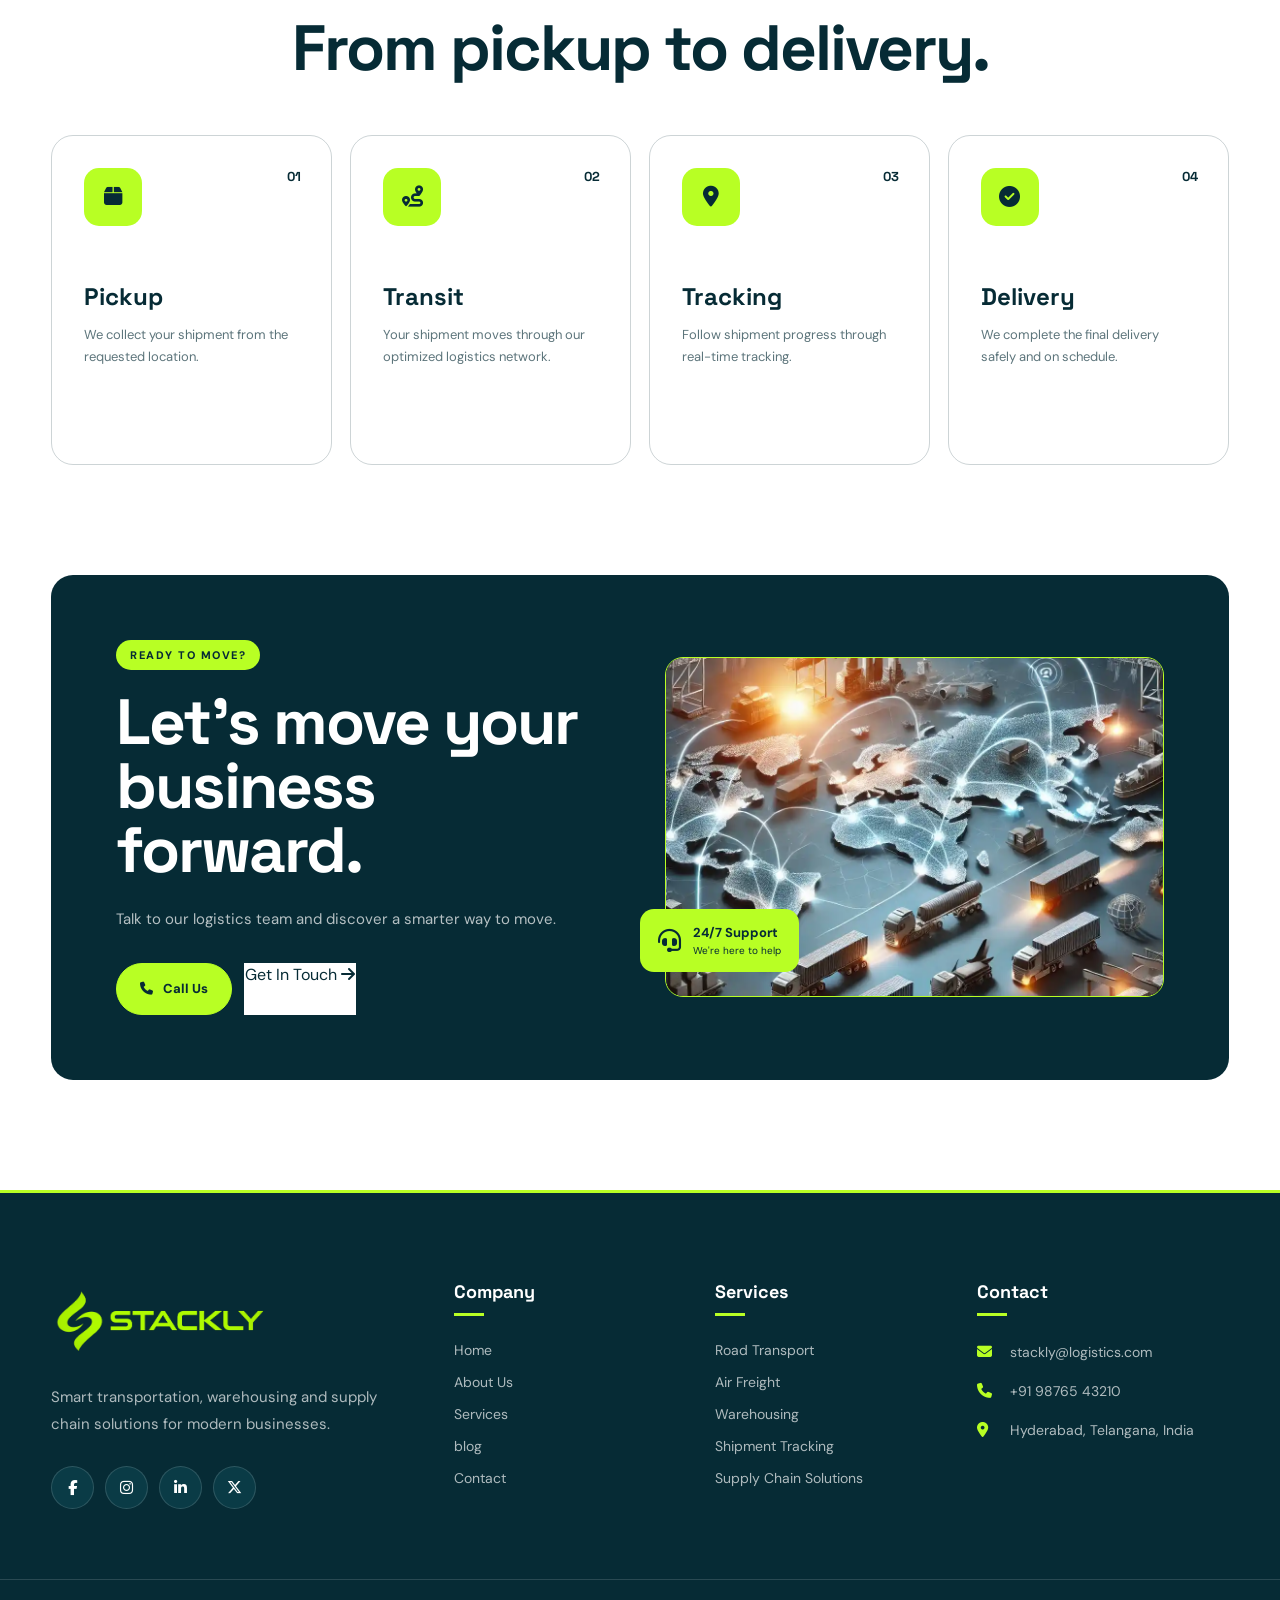
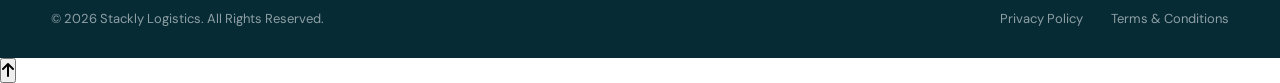
<file: about.html>
<!DOCTYPE html>

<html lang="en">

<head>
    <meta charset="UTF-8">
    <meta name="viewport" content="width=device-width, initial-scale=1.0">

<meta name="description"
    content="Stackly Logistics provides smart transportation, warehouse, shipment tracking and supply chain solutions.">

<meta name="keywords"
    content="logistics, transportation, freight, warehouse, shipment tracking, supply chain">

<meta name="author" content="Stackly Logistics">

<title>Stackly Logistics | Smart Logistics Solutions</title>

<!-- GOOGLE FONTS -->
<link rel="preconnect" href="https://fonts.googleapis.com">
<link rel="preconnect" href="https://fonts.gstatic.com" crossorigin>

<link
    href="https://fonts.googleapis.com/css2?family=DM+Sans:wght@400;500;600;700&family=Space+Grotesk:wght@400;500;600;700&display=swap"
    rel="stylesheet">

<!-- FONT AWESOME -->
<link
    rel="stylesheet"
    href="https://cdnjs.cloudflare.com/ajax/libs/font-awesome/6.5.2/css/all.min.css">

<!-- AOS -->
<link
    rel="stylesheet"
    href="https://unpkg.com/aos@2.3.1/dist/aos.css">

<!-- MAIN CSS -->
<link rel="stylesheet" href="css/about.css">


</head>

<body>


<!-- =====================================================
     PRELOADER
====================================================== -->

<div class="preloader" id="preloader">
    <div class="loader-box">
        <div class="loader-truck">
            <i class="fa-solid fa-truck-fast"></i>
        </div>

        <span>STACKLY</span>
    </div>
</div>


<!-- =====================================================
     HEADER
====================================================== -->

<header class="header" id="header">

    <div class="container header-inner">

     <a href="index.html" class="logo" aria-label="Stackly Logistics Home">
    <div class="logo-image">
        <img
            src="assets/image.webp"
            alt="Stackly Logistics Logo"
        >
    </div>
</a>



        <!-- DESKTOP NAV -->

        <nav class="desktop-nav" aria-label="Main navigation">

            <a href="index.html">HOME</a>

            <a href="about.html" class="active">ABOUT</a>

            <a href="services.html">SERVICES</a>

            <a href="blog.html">BLOG</a>

            <a href="contact.html">CONTACT</a>

            <a href="login.html" class="nav-login">
                LOGIN
            </a>

        </nav>


        <!-- MOBILE MENU BUTTON -->

        <button
            class="menu-button"
            id="menuButton"
            type="button"
            aria-label="Open navigation menu"
            aria-expanded="false">

            <i class="fa-solid fa-bars"></i>

        </button>

    </div>


    <!-- MOBILE NAV -->

    <nav
        class="mobile-nav"
        id="mobileNav"
        aria-label="Mobile navigation">

        <a href="index.html">HOME</a>

        <a href="about.html">ABOUT</a>

        <a href="services.html">SERVICES</a>


        <a href="blog.html">BLOG</a>

        <a href="contact.html">CONTACT</a>

        <a href="login.html">LOGIN</a>

    </nav>

</header>


<main>

  <!-- =====================================================
     SECTION 1 — HERO BANNER
====================================================== -->

<section class="hero" id="home">

    <!-- TOP STRIP -->
    <div class="hero-top-strip">
        <div class="container hero-strip-inner">

            <span>
                <i class="fa-solid fa-circle-check"></i>
                Trusted logistics partner for growing businesses
            </span>

            <span>
                <i class="fa-solid fa-clock"></i>
                24/7 Shipment Support
            </span>

            <span>
                <i class="fa-solid fa-location-dot"></i>
                50+ Cities Connected
            </span>

        </div>
    </div>


    <!-- HERO SLIDER -->
    <div class="hero-slider" id="heroSlider">

        <!-- SLIDE 01 -->
        <article class="hero-slide active">

            <img
                src="assets/image5.webp"
                alt="Global logistics transportation">

            <div class="hero-overlay"></div>

            <div class="container hero-content">

                <div class="hero-copy">

                    <span class="hero-label">
                        <i class="fa-solid fa-earth-americas"></i>
                        GLOBAL LOGISTICS NETWORK
                    </span>

                    <h1>
                        Moving The World.
                        <span>Connecting Business.</span>
                    </h1>

                    <p>
                        Smart transportation, warehousing and
                        supply chain solutions designed to keep
                        your business moving without limits.
                    </p>

                    <div class="hero-service-tags">

                        <span>
                            <i class="fa-solid fa-truck"></i>
                            Road Freight
                        </span>

                        <span>
                            <i class="fa-solid fa-plane"></i>
                            Air Freight
                        </span>

                        <span>
                            <i class="fa-solid fa-ship"></i>
                            Sea Freight
                        </span>

                        <span>
                            <i class="fa-solid fa-warehouse"></i>
                            Warehousing
                        </span>

                    </div>

                    <div class="hero-buttons">

                        <a href="404.html" class="btn-primary">
                            Explore Services
                            <i class="fa-solid fa-arrow-right"></i>
                        </a>

                        <a href="404.html" class="btn-outline">
                            <i class="fa-solid fa-location-crosshairs"></i>
                            Track Shipment
                        </a>

                    </div>

                </div>


                <!-- LIVE NETWORK CARD -->
                <div class="hero-info-card">

                    <div class="hero-card-header">
                        <span>LIVE NETWORK</span>
                        <i class="fa-solid fa-signal"></i>
                    </div>

                    <div class="hero-route">

                        <div class="route-point">
                            <span class="route-icon">
                                <i class="fa-solid fa-location-dot"></i>
                            </span>

                            <div>
                                <small>ORIGIN</small>
                                <strong>Hyderabad</strong>
                            </div>
                        </div>

                        <div class="route-line">
                            <i class="fa-solid fa-truck-fast"></i>
                        </div>

                        <div class="route-point">
                            <span class="route-icon">
                                <i class="fa-solid fa-flag-checkered"></i>
                            </span>

                            <div>
                                <small>DESTINATION</small>
                                <strong>Mumbai</strong>
                            </div>
                        </div>

                    </div>

                    <div class="hero-card-status">

                        <div>
                            <span class="status-dot"></span>
                            <strong>Shipment In Transit</strong>
                        </div>

                        <span>ETA 18:45</span>

                    </div>

                    <div class="hero-progress">
                        <span></span>
                    </div>

                    <div class="hero-card-footer">
                        <span>Tracking ID</span>
                        <strong>STK-2048-X9</strong>
                    </div>

                </div>

            </div>
        </article>


        <!-- SLIDE 02 -->
        <article class="hero-slide">

            <img
                src="assets/image10.webp"
                alt="Modern logistics warehouse">

            <div class="hero-overlay"></div>

            <div class="container hero-content">

                <div class="hero-copy">

                    <span class="hero-label">
                        <i class="fa-solid fa-warehouse"></i>
                        SMART WAREHOUSING
                    </span>

                    <h1>
                        Store Smarter.
                        <span>Deliver Faster.</span>
                    </h1>

                    <p>
                        Modern warehouse operations with
                        intelligent inventory control,
                        secure storage and real-time visibility.
                    </p>

                    <div class="hero-service-tags">

                        <span>
                            <i class="fa-solid fa-boxes-stacked"></i>
                            Inventory
                        </span>

                        <span>
                            <i class="fa-solid fa-barcode"></i>
                            Scanning
                        </span>

                        <span>
                            <i class="fa-solid fa-chart-line"></i>
                            Analytics
                        </span>

                    </div>

                    <div class="hero-buttons">

                        <a href="404.html" class="btn-primary">
                            Our Solutions
                            <i class="fa-solid fa-arrow-right"></i>
                        </a>

                        <a href="404.html" class="btn-outline">
                            Talk To Our Team
                        </a>

                    </div>

                </div>


                <div class="hero-info-card warehouse-card">

                    <div class="hero-card-header">
                        <span>WAREHOUSE STATUS</span>
                        <i class="fa-solid fa-warehouse"></i>
                    </div>

                    <div class="warehouse-number">
                        92%
                    </div>

                    <p>
                        Storage capacity optimized
                    </p>

                    <div class="warehouse-stats">

                        <div>
                            <strong>24K+</strong>
                            <span>Packages</span>
                        </div>

                        <div>
                            <strong>99.8%</strong>
                            <span>Accuracy</span>
                        </div>

                    </div>

                </div>

            </div>
        </article>


        <!-- SLIDE 03 -->
        <article class="hero-slide">

            <img
                src="assets/image11.webp"
                alt="Cargo transportation">

            <div class="hero-overlay"></div>

            <div class="container hero-content">

                <div class="hero-copy">

                    <span class="hero-label">
                        <i class="fa-solid fa-truck-fast"></i>
                        FAST &amp; RELIABLE
                    </span>

                    <h1>
                        Every Shipment.
                        <span>Every Destination.</span>
                    </h1>

                    <p>
                        End-to-end transportation built around
                        speed, visibility and dependable delivery
                        for businesses of every size.
                    </p>

                    <div class="hero-service-tags">

                        <span>
                            <i class="fa-solid fa-bolt"></i>
                            Express
                        </span>

                        <span>
                            <i class="fa-solid fa-route"></i>
                            Live Tracking
                        </span>

                        <span>
                            <i class="fa-solid fa-shield-halved"></i>
                            Secure
                        </span>

                    </div>

                    <div class="hero-buttons">

                        <a href="404.html" class="btn-primary">
                            Start Shipping
                            <i class="fa-solid fa-arrow-right"></i>
                        </a>

                        <a href="404.html" class="btn-outline">
                            Track Package
                        </a>

                    </div>

                </div>


                <div class="hero-info-card delivery-card">

                    <div class="hero-card-header">
                        <span>DELIVERY PERFORMANCE</span>
                        <i class="fa-solid fa-chart-simple"></i>
                    </div>

                    <div class="delivery-score">
                        <strong>99.2%</strong>
                        <span>On-time delivery</span>
                    </div>

                    <div class="delivery-items">

                        <div>
                            <i class="fa-solid fa-circle-check"></i>
                            Express Delivery
                        </div>

                        <div>
                            <i class="fa-solid fa-circle-check"></i>
                            Live Shipment Tracking
                        </div>

                        <div>
                            <i class="fa-solid fa-circle-check"></i>
                            24/7 Customer Support
                        </div>

                    </div>

                </div>

            </div>
        </article>

    </div>


    <!-- BOTTOM STATS -->
    <div class="hero-bottom">

        <div class="container hero-bottom-inner">

            <div class="hero-stat">
                <strong>1M+</strong>
                <span>Shipments Delivered</span>
            </div>

            <div class="hero-stat">
                <strong>50+</strong>
                <span>Cities Connected</span>
            </div>

            <div class="hero-stat">
                <strong>850+</strong>
                <span>Fleet Vehicles</span>
            </div>

            <div class="hero-stat">
                <strong>99%</strong>
                <span>Delivery Success</span>
            </div>

        </div>

    </div>


    <!-- SLIDER CONTROLS -->
    <!-- <div class="hero-controls">
<button
    id="prevSlide"
    type="button"
    title="Previous slide"
    aria-label="Previous slide">
    <!-- <i class="fa-solid fa-arrow-left"></i> -->
</button>

<button
    id="nextSlide"
    type="button"
    title="Next slide"
    aria-label="Next slide">
    <!-- <i class="fa-solid fa-arrow-right"></i> -->
</button>

    </div> -->



    

</section>


    <!-- =====================================================
         SECTION 2 — ABOUT
    ====================================================== -->

    <section
        class="about-section section-padding"
        id="about">

        <div class="container about-grid">

            <div
                class="about-image"
                data-aos="fade-right">

                <img
                    src="assets/image8.webp"
                    alt="Stackly logistics operation">

                <div class="experience-box">

                    <strong>15+</strong>

                    <span>
                        Years of Logistics Excellence
                    </span>

                </div>

            </div>


            <div
                class="about-content"
                data-aos="fade-left">

                <span class="section-tag">
                    WHO WE ARE
                </span>

                <h2>
                    Logistics that keeps
                    <span>business moving.</span>
                </h2>

                <p>

                    Stackly combines transportation expertise,
                    smart technology and experienced teams to
                    create logistics operations that perform
                    at every stage.

                </p>


                <div class="about-points">

                    <div>
                        <i class="fa-solid fa-circle-check"></i>
                        <span>End-to-end shipment visibility</span>
                    </div>

                    <div>
                        <i class="fa-solid fa-circle-check"></i>
                        <span>Reliable nationwide transportation</span>
                    </div>

                    <div>
                        <i class="fa-solid fa-circle-check"></i>
                        <span>Technology-driven operations</span>
                    </div>

                </div>


                <a
                    href="404.html"
                    class="text-link">

                    Discover Our Capabilities
                    <i class="fa-solid fa-arrow-right"></i>

                </a>

            </div>

        </div>

    </section>


    <!-- =====================================================
         SECTION 3 — SERVICES
    ====================================================== -->

    <section
        class="services-section section-padding"
        id="services">

        <div class="container">

            <div
                class="section-heading"
                data-aos="fade-up">

                <span class="section-tag">
                    OUR SERVICES
                </span>

                <h2>
                    Built for every
                    <span>logistics challenge.</span>
                </h2>

                <p>
                    Flexible solutions designed for modern
                    supply chains and growing businesses.
                </p>

            </div>


            <div class="services-grid">

                <article
                    class="service-card"
                    data-aos="fade-up">

                    <div class="service-number">01</div>

                    <div class="service-icon">
                        <i class="fa-solid fa-truck-fast"></i>
                    </div>

                    <h3>Express Delivery</h3>

                    <p>
                        Fast and reliable transportation
                        for time-sensitive shipments.
                    </p>

                    <a href="404.html">
                        Learn More
                        <i class="fa-solid fa-arrow-right"></i>
                    </a>

                </article>


                <article
                    class="service-card"
                    data-aos="fade-up"
                    data-aos-delay="100">

                    <div class="service-number">02</div>

                    <div class="service-icon">
                        <i class="fa-solid fa-warehouse"></i>
                    </div>

                    <h3>Warehousing</h3>

                    <p>
                        Secure storage and inventory
                        management built for scale.
                    </p>

                    <a href="404.html">
                        Learn More
                        <i class="fa-solid fa-arrow-right"></i>
                    </a>

                </article>


                <article
                    class="service-card"
                    data-aos="fade-up"
                    data-aos-delay="200">

                    <div class="service-number">03</div>

                    <div class="service-icon">
                        <i class="fa-solid fa-plane-departure"></i>
                    </div>

                    <h3>Air Freight</h3>

                    <p>
                        Global air cargo solutions for
                        urgent international shipments.
                    </p>

                    <a href="404.html">
                        Learn More
                        <i class="fa-solid fa-arrow-right"></i>
                    </a>

                </article>


                <article
                    class="service-card"
                    data-aos="fade-up"
                    data-aos-delay="300">

                    <div class="service-number">04</div>

                    <div class="service-icon">
                        <i class="fa-solid fa-ship"></i>
                    </div>

                    <h3>Sea Freight</h3>

                    <p>
                        Cost-effective global shipping
                        for large-scale cargo.
                    </p>

                    <a href="404.html">
                        Learn More
                        <i class="fa-solid fa-arrow-right"></i>
                    </a>

                </article>

            </div>

        </div>

    </section>


    <!-- =====================================================
         SECTION 4 — TRACKING
    ====================================================== -->
<!-- =====================================================
     TRACKING FORM
====================================================== -->

<section class="tracking-section" id="tracking">

    <div class="container">

        <div class="tracking-wrapper">

            <div class="tracking-content">

                <span class="section-label">
                    <i class="fa-solid fa-location-crosshairs"></i>
                    TRACK YOUR SHIPMENT
                </span>

                <h2>
                    Where is your
                    <span>shipment?</span>
                </h2>

                <p>
                    Enter your tracking number below to check
                    the latest status of your shipment.
                </p>

            </div>

            <form class="tracking-form">

                <div class="tracking-input-wrapper">

                    <i class="fa-solid fa-box"></i>

                    <input
                        type="text"
                        id="trackingNumber"
                        placeholder="Enter tracking number"
                        autocomplete="off"
                        aria-label="Tracking number"
                    >

                </div>

                <button
                    type="submit"
                    id="trackButton"
                    class="tracking-btn"
                >
                    Track
                    <i class="fa-solid fa-arrow-right"></i>
                </button>

                <div
                    id="trackingResult"
                    class="tracking-result"
                    role="status"
                    aria-live="polite"
                ></div>

            </form>

        </div>

    </div>

</section>

    <!-- =====================================================
         SECTION 5 — NUMBERS
    ====================================================== -->

    <section class="numbers-section section-padding">

        <div class="container">

            <div
                class="numbers-heading"
                data-aos="fade-up">

                <span class="section-tag">
                    STACKLY BY NUMBERS
                </span>

                <h2>
                    Scale that speaks
                    <span>for itself.</span>
                </h2>

            </div>


            <div class="numbers-grid">

                <div
                    class="number-card"
                    data-aos="fade-up">

                    <i class="fa-solid fa-box-open"></i>

                    <strong
                        class="counter"
                        data-target="1000000">
                        120k
                    </strong>

                    <span>
                        Shipments Delivered
                    </span>

                </div>


                <div
                    class="number-card"
                    data-aos="fade-up"
                    data-aos-delay="100">

                    <i class="fa-solid fa-city"></i>

                    <strong
                        class="counter"
                        data-target="50">
                        150k
                    </strong>

                    <span>
                        Cities Covered
                    </span>

                </div>


                <div
                    class="number-card"
                    data-aos="fade-up"
                    data-aos-delay="200">

                    <i class="fa-solid fa-truck"></i>

                    <strong
                        class="counter"
                        data-target="850">
                        180k
                    </strong>

                    <span>
                        Fleet Vehicles
                    </span>

                </div>


                <div
                    class="number-card"
                    data-aos="fade-up"
                    data-aos-delay="300">

                    <i class="fa-solid fa-users"></i>

                    <strong
                        class="counter"
                        data-target="2500">
                        200k
                    </strong>

                    <span>
                        Business Clients
                    </span>

                </div>

            </div>

        </div>

    </section>


    <!-- =====================================================
         SECTION 6 — GLOBAL NETWORK
    ====================================================== -->

    <section class="network-section section-padding">

        <div class="container network-grid">

            <div
                class="network-content"
                data-aos="fade-right">

                <span class="section-tag">
                    GLOBAL NETWORK
                </span>

                <h2>
                    One network.
                    <span>Every destination.</span>
                </h2>

                <p>
                    Our connected logistics network gives
                    businesses the flexibility to move cargo
                    across cities, ports and international
                    destinations.
                </p>


                <div class="network-list">

                    <div>
                        <span>01</span>
                        <strong>Regional Distribution</strong>
                    </div>

                    <div>
                        <span>02</span>
                        <strong>International Freight</strong>
                    </div>

                    <div>
                        <span>03</span>
                        <strong>Last-Mile Delivery</strong>
                    </div>

                </div>

            </div>


            <div
                class="network-image"
                data-aos="fade-left">

                <img
                    src="assets/image18.webp"
                    alt="Global logistics network">

                <div class="network-badge">

                    <i class="fa-solid fa-earth-americas"></i>

                    <div>
                        <strong>50+</strong>

                        <span>
                            Connected Cities
                        </span>
                    </div>

                </div>

            </div>

        </div>

    </section>


    <!-- =====================================================
         SECTION 7 — PROCESS
    ====================================================== -->

    <section class="process-section section-padding">

        <div class="container">

            <div
                class="section-heading"
                data-aos="fade-up">

                <span class="section-tag">
                    HOW IT WORKS
                </span>

                <h2>
                    From pickup to
                    <span>delivery.</span>
                </h2>

            </div>


            <div class="process-grid">

                <div
                    class="process-card"
                    data-aos="fade-up">

                    <div class="process-icon">
                        <i class="fa-solid fa-box"></i>
                    </div>

                    <span>01</span>

                    <h3>Pickup</h3>

                    <p>
                        We collect your shipment
                        from the requested location.
                    </p>

                </div>


                <div
                    class="process-card"
                    data-aos="fade-up"
                    data-aos-delay="100">

                    <div class="process-icon">
                        <i class="fa-solid fa-route"></i>
                    </div>

                    <span>02</span>

                    <h3>Transit</h3>

                    <p>
                        Your shipment moves through
                        our optimized logistics network.
                    </p>

                </div>


                <div
                    class="process-card"
                    data-aos="fade-up"
                    data-aos-delay="200">

                    <div class="process-icon">
                        <i class="fa-solid fa-location-dot"></i>
                    </div>

                    <span>03</span>

                    <h3>Tracking</h3>

                    <p>
                        Follow shipment progress through
                        real-time tracking.
                    </p>

                </div>


                <div
                    class="process-card"
                    data-aos="fade-up"
                    data-aos-delay="300">

                    <div class="process-icon">
                        <i class="fa-solid fa-circle-check"></i>
                    </div>

                    <span>04</span>

                    <h3>Delivery</h3>

                    <p>
                        We complete the final delivery
                        safely and on schedule.
                    </p>

                </div>

            </div>

        </div>

    </section>


    <!-- =====================================================
         SECTION 8 — CONTACT / CTA BANNER
    ====================================================== -->

    <section
        class="cta-section"
        id="contact">

        <div class="container">

            <div
                class="cta-banner"
                data-aos="zoom-in">

                <div class="cta-text">

                    <span class="section-tag">
                        READY TO MOVE?
                    </span>

                    <h2>
                        Let's move your
                        <span>business forward.</span>
                    </h2>

                    <p>
                        Talk to our logistics team and
                        discover a smarter way to move.
                    </p>


                    <div class="cta-buttons">

                        <a
                            href="tel:+919876543210"
                            class="btn-primary">

                            <i class="fa-solid fa-phone"></i>
                            Call Us

                        </a>


                        <a
                            href="mailto:info@stacklylogistics.com"
                            class="btn-white">

                            Get In Touch
                            <i class="fa-solid fa-arrow-right"></i>

                        </a>

                    </div>

                </div>


                <div class="cta-image">

                    <img
                        src="assets/image14.webp"
                        alt="Stackly logistics dashboard">

                    <div class="cta-floating">

                        <i class="fa-solid fa-headset"></i>

                        <div>

                            <strong>24/7 Support</strong>

                            <span>
                                We're here to help
                            </span>

                        </div>

                    </div>

                </div>

            </div>

        </div>

    </section>


<!-- =========================================================
     FOOTER
========================================================= -->

<footer class="footer">

    <div class="container footer-grid">

        <!-- BRAND -->
        <div class="footer-brand">

            <a href="index.html"
               class="footer-logo"
               aria-label="Stackly Logistics Home">

                <div class="footer-logo-image">
                    <img
                        src="assets/image.webp"
                        alt="Stackly Logistics Logo">
                </div>

            </a>

            <p class="footer-description">
                Smart transportation, warehousing and supply
                chain solutions for modern businesses.
            </p>

            <!-- SOCIAL LINKS -->
            <div class="social-links">

                <a href="404.html"
                   aria-label="Facebook"
                   title="Facebook">
                    <i class="fa-brands fa-facebook-f"></i>
                </a>

                <a href="404.html"
                   aria-label="Instagram"
                   title="Instagram">
                    <i class="fa-brands fa-instagram"></i>
                </a>

                <a href="404.html"
                   aria-label="LinkedIn"
                   title="LinkedIn">
                    <i class="fa-brands fa-linkedin-in"></i>
                </a>

                <a href="404.html"
                   aria-label="X"
                   title="X">
                    <i class="fa-brands fa-x-twitter"></i>
                </a>

            </div>

        </div>


        <!-- COMPANY -->
        <div class="footer-column">

            <h3>Company</h3>
            <a href="index.html">Home</a>

            <a href="about.html">About Us</a>

            <a href="services.html">Services</a>

            <a href="blog.html">blog</a>

            <a href="contact.html">Contact</a>

        </div>


        <!-- SERVICES -->
        <div class="footer-column">

            <h3>Services</h3>

            <a href="404.html">Road Transport</a>

            <a href="404.html">Air Freight</a>

            <a href="404.html">Warehousing</a>

            <a href="404.html">Shipment Tracking</a>
            <a href="404.html">Supply Chain Solutions</a>

        </div>


        <!-- CONTACT -->
        <div class="footer-column footer-contact">

            <h3>Contact</h3>

            <p>
                <i class="fa-solid fa-envelope"></i>
                <span>stackly@logistics.com</span>
            </p>

            <p>
                <i class="fa-solid fa-phone"></i>
                <span>+91 98765 43210</span>
            </p>

            <p>
                <i class="fa-solid fa-location-dot"></i>
                <span>Hyderabad, Telangana, India</span>
            </p>

        </div>

    </div>


    <!-- FOOTER BOTTOM -->

    <div class="footer-bottom">

        <div class="container footer-bottom-inner">

            <p>
                © 2026 Stackly Logistics.
                All Rights Reserved.
            </p>

            <div class="footer-legal">

                <a href="404.html">
                    Privacy Policy
                </a>

                <a href="404.html">
                    Terms &amp; Conditions
                </a>

            </div>

        </div>

    </div>

</footer>


<!-- =========================================================
     BACK TO TOP
========================================================= -->

<button
    class="back-to-top"
    id="backToTop"
    type="button"
    aria-label="Back to top"
    title="Back to top">

    <i class="fa-solid fa-arrow-up"></i>

</button>


</main>


<!-- AOS JS -->
<script src="https://unpkg.com/aos@2.3.1/dist/aos.js"></script>

<!-- MAIN JS -->
<script src="js/script.js"></script>


</body>

</html>
</file>
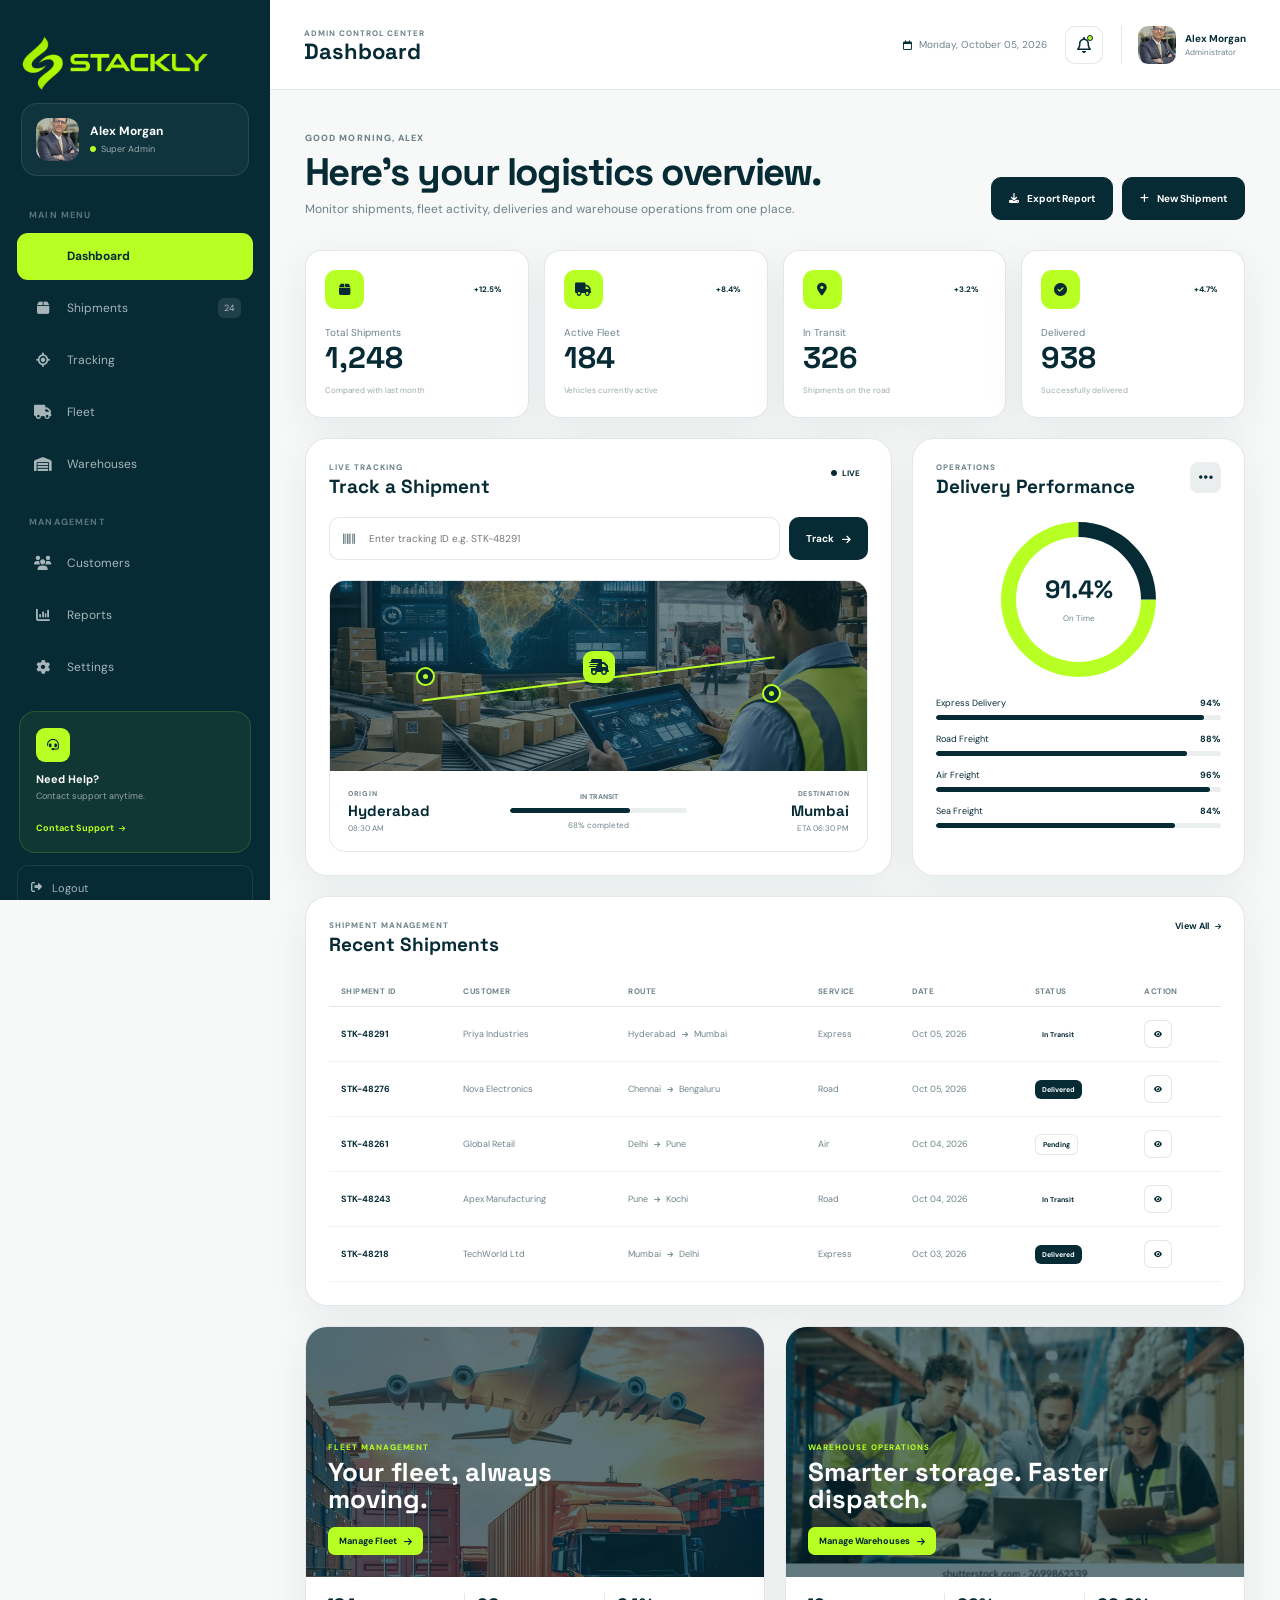
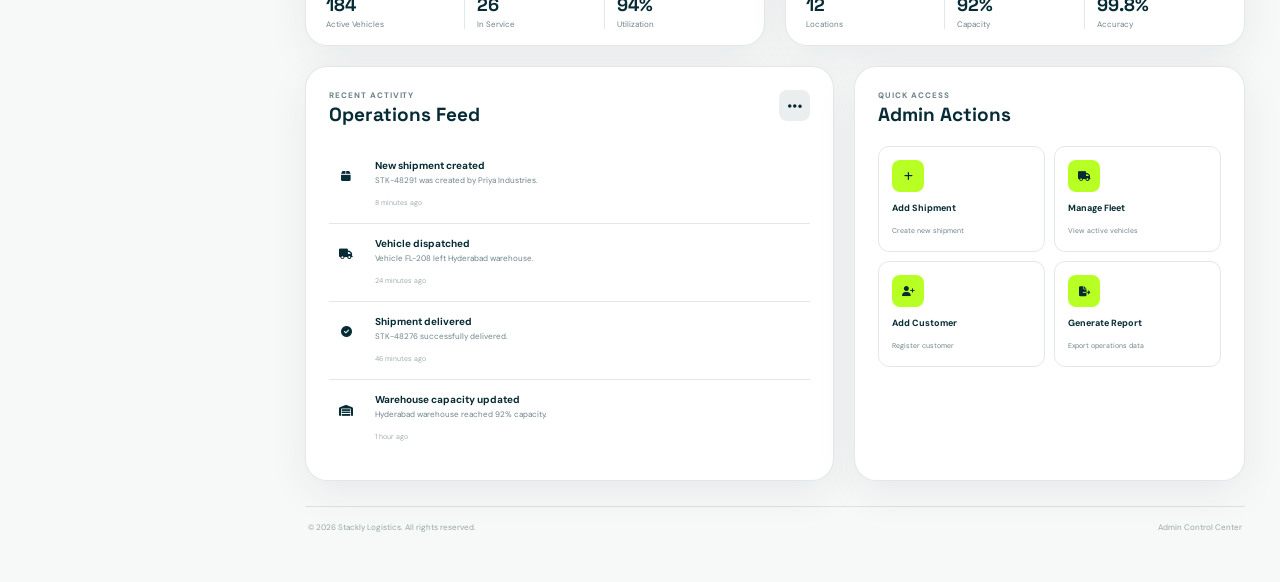
<file: admin.html>
<!DOCTYPE html>
<html lang="en">
<head>
    <meta charset="UTF-8">
    <meta name="viewport" content="width=device-width, initial-scale=1.0">

    <title>Admin Dashboard | Stackly Logistics</title>

    <!-- Fonts -->
    <link rel="preconnect" href="https://fonts.googleapis.com">
    <link rel="preconnect" href="https://fonts.gstatic.com" crossorigin>

    <link href="https://fonts.googleapis.com/css2?family=DM+Sans:wght@400;500;600;700&family=Space+Grotesk:wght@500;600;700&display=swap" rel="stylesheet">

    <!-- Font Awesome -->
    <link rel="stylesheet"
          href="https://cdnjs.cloudflare.com/ajax/libs/font-awesome/6.5.2/css/all.min.css">

    <!-- AOS -->
    <link rel="stylesheet"
          href="https://unpkg.com/aos@2.3.1/dist/aos.css">

    <!-- Admin CSS -->
    <link rel="stylesheet" href="css/admin.css">
</head>

<body>

    <!-- ================= PRELOADER ================= -->

    <div class="preloader" id="preloader">

        <div class="preloader-loader">
            <span></span>
            <span></span>
            <span></span>
        </div>

        <p>Loading Dashboard...</p>

    </div>


    <!-- ================= MOBILE OVERLAY ================= -->

    <div class="sidebar-overlay" id="sidebarOverlay"></div>


    <!-- ================= SIDEBAR ================= -->

    <aside class="sidebar" id="sidebar">

        <div class="sidebar-top">

            <!-- LOGO -->
<a href="#dashboard" class="logo" aria-label="Stackly Logistics Home">
    <div class="logo-image">
        <img
            src="assets/image.webp"
            alt="Stackly Logistics Logo"
        >
    </div>
</a>



            <!-- SIDEBAR CLOSE -->

            <button class="sidebar-close"
                    id="sidebarClose"
                    aria-label="Close sidebar"
                    title="Close sidebar">

                <i class="fa-solid fa-xmark"></i>

            </button>


            <!-- ADMIN PROFILE -->

            <div class="admin-profile">

                <div class="profile-image">

                    <img src="assets/img-18.webp"
                         alt="Admin profile">

                </div>

                <div class="profile-info">

                    <strong>Alex Morgan</strong>

                    <span>
                        <i class="fa-solid fa-circle"></i>
                        Super Admin
                    </span>

                </div>

            </div>


            <!-- NAVIGATION -->

            <nav class="sidebar-nav">

                <span class="nav-label">
                    MAIN MENU
                </span>


                <a href="#dashboard"
                   class="sidebar-link active">

                    <span class="nav-icon">
                        <i class="fa-solid fa-grid-2"></i>
                    </span>

                    <span class="nav-text">
                        Dashboard
                    </span>

                </a>


                <a href="#shipments"
                   class="sidebar-link">

                    <span class="nav-icon">
                        <i class="fa-solid fa-box"></i>
                    </span>

                    <span class="nav-text">
                        Shipments
                    </span>

                    <span class="nav-count">
                        24
                    </span>

                </a>


                <a href="#tracking"
                   class="sidebar-link">

                    <span class="nav-icon">
                        <i class="fa-solid fa-location-crosshairs"></i>
                    </span>

                    <span class="nav-text">
                        Tracking
                    </span>

                </a>


                <a href="#fleet"
                   class="sidebar-link">

                    <span class="nav-icon">
                        <i class="fa-solid fa-truck"></i>
                    </span>

                    <span class="nav-text">
                        Fleet
                    </span>

                </a>


                <a href="#warehouses"
                   class="sidebar-link">

                    <span class="nav-icon">
                        <i class="fa-solid fa-warehouse"></i>
                    </span>

                    <span class="nav-text">
                        Warehouses
                    </span>

                </a>


                <span class="nav-label second-label">
                    MANAGEMENT
                </span>


                <a href="#customers"
                   class="sidebar-link">

                    <span class="nav-icon">
                        <i class="fa-solid fa-users"></i>
                    </span>

                    <span class="nav-text">
                        Customers
                    </span>

                </a>


                <a href="#reports"
                   class="sidebar-link">

                    <span class="nav-icon">
                        <i class="fa-solid fa-chart-column"></i>
                    </span>

                    <span class="nav-text">
                        Reports
                    </span>

                </a>


                <a href="#settings"
                   class="sidebar-link">

                    <span class="nav-icon">
                        <i class="fa-solid fa-gear"></i>
                    </span>

                    <span class="nav-text">
                        Settings
                    </span>

                </a>

            </nav>

        </div>


        <!-- SIDEBAR BOTTOM -->

        <div class="sidebar-bottom">

            <div class="support-card">

                <div class="support-icon">
                    <i class="fa-solid fa-headset"></i>
                </div>

                <strong>Need Help?</strong>

                <span>
                    Contact support anytime.
                </span>

                <a href="contact.html">
                    Contact Support
                    <i class="fa-solid fa-arrow-right"></i>
                </a>

            </div>


            <!-- LOGOUT -->

            <button class="logout-btn"
                    id="logoutBtn">

                <i class="fa-solid fa-right-from-bracket"></i>

                <span>
                    Logout
                </span>

            </button>

        </div>

    </aside>


    <!-- ================= MAIN ================= -->

    <main class="main-content"
          id="mainContent">


        <!-- ================= TOPBAR ================= -->

        <header class="topbar">

            <div class="topbar-left">

                <button class="menu-toggle"
                        id="menuToggle"
                        aria-label="Open dashboard menu"
                        title="Open dashboard menu">

                    <i class="fa-solid fa-bars"></i>

                </button>


                <div class="page-heading">

                    <span>
                        ADMIN CONTROL CENTER
                    </span>

                    <h1>
                        Dashboard
                    </h1>

                </div>

            </div>


            <div class="topbar-right">

                <div class="date-info">

                    <i class="fa-regular fa-calendar"></i>

                    <span id="currentDate">
                        Monday, October 05, 2026
                    </span>

                </div>


                <button class="notification-btn"
                        id="notificationBtn"
                        aria-label="Notifications"
                        title="Notifications">

                    <i class="fa-regular fa-bell"></i>

                    <span class="notification-dot"></span>

                  
                    
                </button>


                <div class="top-profile">

                    <img src="assets/img-18.webp"
                         alt="Alex Morgan">

                    <div>

                        <strong>
                            Alex Morgan
                        </strong>

                        <span>
                            Administrator
                        </span>

                    </div>

                </div>

            </div>

        </header>


        <!-- ================= CONTENT ================= -->

        <div class="dashboard-content"
             id="dashboard">


            <!-- ================= WELCOME ================= -->

            <section class="welcome-section"
                     data-aos="fade-up">

                <div>

                    <span class="welcome-label">
                        GOOD MORNING, ALEX
                    </span>

                    <h2>
                        Here's your logistics
                        <strong>overview.</strong>
                    </h2>

                    <p>
                        Monitor shipments, fleet activity,
                        deliveries and warehouse operations
                        from one place.
                    </p>

                </div>


                <div class="welcome-actions">

                    <a href="404.html"
                       class="primary-btn">

                        <i class="fa-solid fa-download"></i>

                        Export Report

                    </a>

                    <a href="404.html"
                       class="primary-btn">

                        <i class="fa-solid fa-plus"></i>

                        New Shipment       

                    </a>

                </div>

            </section>


            <!-- ================= STATS ================= -->

            <section class="stats-grid">

                <article class="stat-card"
                         data-aos="fade-up"
                         data-aos-delay="50">

                    <div class="stat-top">

                        <div class="stat-icon">
                            <i class="fa-solid fa-box"></i>
                        </div>

                        <span class="stat-change positive">
                            +12.5%
                        </span>

                    </div>

                    <span class="stat-title">
                        Total Shipments
                    </span>

                    <strong class="counter"
                            data-target="1248">
                        12k
                    </strong>

                    <span class="stat-footer">
                        Compared with last month
                    </span>

                </article>


                <article class="stat-card"
                         data-aos="fade-up"
                         data-aos-delay="100">

                    <div class="stat-top">

                        <div class="stat-icon">
                            <i class="fa-solid fa-truck"></i>
                        </div>

                        <span class="stat-change positive">
                            +8.4%
                        </span>

                    </div>

                    <span class="stat-title">
                        Active Fleet
                    </span>

                    <strong class="counter"
                            data-target="184">
                        120k
                    </strong>

                    <span class="stat-footer">
                        Vehicles currently active
                    </span>

                </article>


                <article class="stat-card"
                         data-aos="fade-up"
                         data-aos-delay="150">

                    <div class="stat-top">

                        <div class="stat-icon">
                            <i class="fa-solid fa-location-dot"></i>
                        </div>

                        <span class="stat-change positive">
                            +3.2%
                        </span>

                    </div>

                    <span class="stat-title">
                        In Transit
                    </span>

                    <strong class="counter"
                            data-target="326">
                        12k
                    </strong>

                    <span class="stat-footer">
                        Shipments on the road
                    </span>

                </article>


                <article class="stat-card"
                         data-aos="fade-up"
                         data-aos-delay="200">

                    <div class="stat-top">

                        <div class="stat-icon">
                            <i class="fa-solid fa-circle-check"></i>
                        </div>

                        <span class="stat-change positive">
                            +4.7%
                        </span>

                    </div>

                    <span class="stat-title">
                        Delivered
                    </span>

                    <strong class="counter"
                            data-target="938">
                        150k
                    </strong>

                    <span class="stat-footer">
                        Successfully delivered
                    </span>

                </article>

            </section>


            <!-- ================= TRACKING + PERFORMANCE ================= -->

            <section class="dashboard-grid">


                <!-- TRACKING -->

                <article class="panel tracking-panel"
                         id="tracking"
                         data-aos="fade-right">

                    <div class="panel-heading">

                        <div>

                            <span class="panel-eyebrow">
                                LIVE TRACKING
                            </span>

                            <h3>
                                Track a Shipment
                            </h3>

                        </div>

                        <span class="live-status">
                            <i class="fa-solid fa-circle"></i>
                            LIVE
                        </span>

                    </div>


                    <form id="trackingForm"
                          class="tracking-form">

                        <div class="tracking-input">

                            <i class="fa-solid fa-barcode"></i>

                            <input type="text"
                                   id="trackingNumber"
                                   placeholder="Enter tracking ID e.g. STK-48291"
                                   autocomplete="off">

                        </div>

                        <button type="submit"
                                class="primary-btn">

                            Track

                            <i class="fa-solid fa-arrow-right"></i>

                        </button>

                    </form>


                    <div class="tracking-result"
                         id="trackingResult">

                        <div class="tracking-map">

                            <img src="assets/image16.webp"
                                 alt="Logistics network">

                            <div class="route-line"></div>

                            <div class="location-pin pin-one">
                                <span></span>
                            </div>

                            <div class="location-pin pin-two">
                                <span></span>
                            </div>

                            <div class="moving-truck">
                                <i class="fa-solid fa-truck-fast"></i>
                            </div>

                        </div>


                        <div class="route-info">

                            <div class="route-location">

                                <span>
                                    ORIGIN
                                </span>

                                <strong>
                                    Hyderabad
                                </strong>

                                <small>
                                    08:30 AM
                                </small>

                            </div>


                            <div class="route-progress">

                                <span class="progress-label">
                                    IN TRANSIT
                                </span>

                                <div class="progress-line">
                                    <span></span>
                                </div>

                                <small>
                                    68% completed
                                </small>

                            </div>


                            <div class="route-location destination">

                                <span>
                                    DESTINATION
                                </span>

                                <strong>
                                    Mumbai
                                </strong>

                                <small>
                                    ETA 06:30 PM
                                </small>

                            </div>

                        </div>

                    </div>


                    <div class="tracking-message"
                         id="trackingMessage">
                    </div>

                </article>


                <!-- PERFORMANCE -->

                <article class="panel performance-panel"
                         data-aos="fade-left">

                    <div class="panel-heading">

                        <div>

                            <span class="panel-eyebrow">
                                OPERATIONS
                            </span>

                            <h3>
                                Delivery Performance
                            </h3>

                        </div>

                        <button class="panel-menu"
                                aria-label="Performance options"
                                title="Performance options">

                            <i class="fa-solid fa-ellipsis"></i>

                        </button>

                    </div>


                    <div class="performance-score">

                        <div class="score-circle">

                            <div>

                                <strong>
                                    91.4%
                                </strong>

                                <span>
                                    On Time
                                </span>

                            </div>

                        </div>

                    </div>


                    <div class="performance-list">

                        <div class="performance-item">

                            <div class="performance-label">

                                <span>
                                    Express Delivery
                                </span>

                                <strong>
                                    94%
                                </strong>

                            </div>

                            <div class="progress">
                                <span style="--progress:94%"></span>
                            </div>

                        </div>


                        <div class="performance-item">

                            <div class="performance-label">

                                <span>
                                    Road Freight
                                </span>

                                <strong>
                                    88%
                                </strong>

                            </div>

                            <div class="progress">
                                <span style="--progress:88%"></span>
                            </div>

                        </div>


                        <div class="performance-item">

                            <div class="performance-label">

                                <span>
                                    Air Freight
                                </span>

                                <strong>
                                    96%
                                </strong>

                            </div>

                            <div class="progress">
                                <span style="--progress:96%"></span>
                            </div>

                        </div>


                        <div class="performance-item">

                            <div class="performance-label">

                                <span>
                                    Sea Freight
                                </span>

                                <strong>
                                    84%
                                </strong>

                            </div>

                            <div class="progress">
                                <span style="--progress:84%"></span>
                            </div>

                        </div>

                    </div>

                </article>

            </section>


            <!-- ================= SHIPMENT TABLE ================= -->

            <section class="panel shipments-panel"
                     id="shipments"
                     data-aos="fade-up">

                <div class="panel-heading">

                    <div>

                        <span class="panel-eyebrow">
                            SHIPMENT MANAGEMENT
                        </span>

                        <h3>
                            Recent Shipments
                        </h3>

                    </div>

                    <a href="404.html"
                       class="view-all">
                        View All
                        <i class="fa-solid fa-arrow-right"></i>
                    </a>

                </div>


                <div class="table-wrapper">

                    <table>

                        <thead>

                            <tr>

                                <th>
                                    Shipment ID
                                </th>

                                <th>
                                    Customer
                                </th>

                                <th>
                                    Route
                                </th>

                                <th>
                                    Service
                                </th>

                                <th>
                                    Date
                                </th>

                                <th>
                                    Status
                                </th>

                                <th>
                                    Action
                                </th>

                            </tr>

                        </thead>


                        <tbody>

                            <tr>

                                <td>
                                    <strong>
                                        STK-48291
                                    </strong>
                                </td>

                                <td>
                                    Priya Industries
                                </td>

                                <td>
                                    Hyderabad
                                    <i class="fa-solid fa-arrow-right"></i>
                                    Mumbai
                                </td>

                                <td>
                                    Express
                                </td>

                                <td>
                                    Oct 05, 2026
                                </td>

                                <td>
                                    <span class="status in-transit">
                                        In Transit
                                    </span>
                                </td>

                                <td>
                                    <button class="table-action"
                                            title="View shipment"
                                            aria-label="View shipment">

                                        <i class="fa-solid fa-eye"></i>

                                    </button>
                                </td>

                            </tr>


                            <tr>

                                <td>
                                    <strong>
                                        STK-48276
                                    </strong>
                                </td>

                                <td>
                                    Nova Electronics
                                </td>

                                <td>
                                    Chennai
                                    <i class="fa-solid fa-arrow-right"></i>
                                    Bengaluru
                                </td>

                                <td>
                                    Road
                                </td>

                                <td>
                                    Oct 05, 2026
                                </td>

                                <td>
                                    <span class="status delivered">
                                        Delivered
                                    </span>
                                </td>

                                <td>
                                    <button class="table-action"
                                            title="View shipment"
                                            aria-label="View shipment">

                                        <i class="fa-solid fa-eye"></i>

                                    </button>
                                </td>

                            </tr>


                            <tr>

                                <td>
                                    <strong>
                                        STK-48261
                                    </strong>
                                </td>

                                <td>
                                    Global Retail
                                </td>

                                <td>
                                    Delhi
                                    <i class="fa-solid fa-arrow-right"></i>
                                    Pune
                                </td>

                                <td>
                                    Air
                                </td>

                                <td>
                                    Oct 04, 2026
                                </td>

                                <td>
                                    <span class="status pending">
                                        Pending
                                    </span>
                                </td>

                                <td>
                                  <button
    class="table-action"
    type="button"
    title="View shipment"
    aria-label="View shipment"
    onclick="window.location.href='404.html'">

    <i class="fa-solid fa-eye"></i>

</button>
                                </td>

                            </tr>


                            <tr>

                                <td>
                                    <strong>
                                        STK-48243
                                    </strong>
                                </td>

                                <td>
                                    Apex Manufacturing
                                </td>

                                <td>
                                    Pune
                                    <i class="fa-solid fa-arrow-right"></i>
                                    Kochi
                                </td>

                                <td>
                                    Road
                                </td>

                                <td>
                                    Oct 04, 2026
                                </td>

                                <td>
                                    <span class="status in-transit">
                                        In Transit
                                    </span>
                                </td>

                                <td>
                                   <button
    class="table-action"
    type="button"
    title="View shipment"
    aria-label="View shipment"
    onclick="window.location.href='404.html'">

    <i class="fa-solid fa-eye"></i>

</button>
                                </td>

                            </tr>


                            <tr>

                                <td>
                                    <strong>
                                        STK-48218
                                    </strong>
                                </td>

                                <td>
                                    TechWorld Ltd
                                </td>

                                <td>
                                    Mumbai
                                    <i class="fa-solid fa-arrow-right"></i>
                                    Delhi
                                </td>

                                <td>
                                    Express
                                </td>

                                <td>
                                    Oct 03, 2026
                                </td>

                                <td>
                                    <span class="status delivered">
                                        Delivered
                                    </span>
                                </td>

                                <td>
                                 <button
    class="table-action"
    type="button"
    title="View shipment"
    aria-label="View shipment"
    onclick="window.location.href='404.html'">

    <i class="fa-solid fa-eye"></i>

</button>
                                </td>

                            </tr>

                        </tbody>

                    </table>

                </div>

            </section>


            <!-- ================= IMAGE CARDS ================= -->

            <section class="image-dashboard-grid"
                     id="fleet">


                <!-- FLEET -->

                <article class="image-panel"
                         data-aos="fade-right">

                    <div class="image-panel-image">

                        <img src="assets/image1.webp"
                             alt="Stackly Logistics fleet">

                        <div class="image-overlay"></div>

                        <div class="image-panel-content">

                            <span>
                                FLEET MANAGEMENT
                            </span>

                            <h3>
                                Your fleet,
                                always moving.
                            </h3>

                            <a href="404.html">
                                Manage Fleet
                                <i class="fa-solid fa-arrow-right"></i>
                            </a>

                        </div>

                    </div>


                    <div class="fleet-bottom">

                        <div>
                            <strong>
                                184
                            </strong>

                            <span>
                                Active Vehicles
                            </span>
                        </div>

                        <div>
                            <strong>
                                26
                            </strong>

                            <span>
                                In Service
                            </span>
                        </div>

                        <div>
                            <strong>
                                94%
                            </strong>

                            <span>
                                Utilization
                            </span>
                        </div>

                    </div>

                </article>


                <!-- WAREHOUSE -->

                <article class="image-panel"
                         id="warehouses"
                         data-aos="fade-left">

                    <div class="image-panel-image">

                        <img src="assets/image2.webp"
                             alt="Logistics warehouse">

                        <div class="image-overlay"></div>

                        <div class="image-panel-content">

                            <span>
                                WAREHOUSE OPERATIONS
                            </span>

                            <h3>
                                Smarter storage.
                                Faster dispatch.
                            </h3>

                            <a href="404.html">
                                Manage Warehouses
                                <i class="fa-solid fa-arrow-right"></i>
                            </a>

                        </div>

                    </div>


                    <div class="fleet-bottom">

                        <div>
                            <strong>
                                12
                            </strong>

                            <span>
                                Locations
                            </span>
                        </div>

                        <div>
                            <strong>
                                92%
                            </strong>

                            <span>
                                Capacity
                            </span>
                        </div>

                        <div>
                            <strong>
                                99.8%
                            </strong>

                            <span>
                                Accuracy
                            </span>
                        </div>

                    </div>

                </article>

            </section>


            <!-- ================= ACTIVITY ================= -->

            <section class="bottom-grid">


                <article class="panel activity-panel"
                         id="customers"
                         data-aos="fade-up">

                    <div class="panel-heading">

                        <div>

                            <span class="panel-eyebrow">
                                RECENT ACTIVITY
                            </span>

                            <h3>
                                Operations Feed
                            </h3>

                        </div>

                        <button class="panel-menu"
                                aria-label="Activity options"
                                title="Activity options">

                            <i class="fa-solid fa-ellipsis"></i>

                        </button>

                    </div>


                    <div class="activity-list">

                        <div class="activity-item">

                            <span class="activity-icon">
                                <i class="fa-solid fa-box"></i>
                            </span>

                            <div>

                                <strong>
                                    New shipment created
                                </strong>

                                <p>
                                    STK-48291 was created by Priya Industries.
                                </p>

                                <small>
                                    8 minutes ago
                                </small>

                            </div>

                        </div>


                        <div class="activity-item">

                            <span class="activity-icon">
                                <i class="fa-solid fa-truck"></i>
                            </span>

                            <div>

                                <strong>
                                    Vehicle dispatched
                                </strong>

                                <p>
                                    Vehicle FL-208 left Hyderabad warehouse.
                                </p>

                                <small>
                                    24 minutes ago
                                </small>

                            </div>

                        </div>


                        <div class="activity-item">

                            <span class="activity-icon">
                                <i class="fa-solid fa-circle-check"></i>
                            </span>

                            <div>

                                <strong>
                                    Shipment delivered
                                </strong>

                                <p>
                                    STK-48276 successfully delivered.
                                </p>

                                <small>
                                    46 minutes ago
                                </small>

                            </div>

                        </div>


                        <div class="activity-item">

                            <span class="activity-icon">
                                <i class="fa-solid fa-warehouse"></i>
                            </span>

                            <div>

                                <strong>
                                    Warehouse capacity updated
                                </strong>

                                <p>
                                    Hyderabad warehouse reached 92% capacity.
                                </p>

                                <small>
                                    1 hour ago
                                </small>

                            </div>

                        </div>

                    </div>

                </article>


                <!-- QUICK ACTIONS -->

                <article class="panel quick-panel"
                         id="reports"
                         data-aos="fade-up"
                         data-aos-delay="100">

                    <div class="panel-heading">

                        <div>

                            <span class="panel-eyebrow">
                                QUICK ACCESS
                            </span>

                            <h3>
                                Admin Actions
                            </h3>

                        </div>

                    </div>


                    <div class="quick-actions">

                        <a href="404.html"
                           class="quick-action">

                            <span>
                                <i class="fa-solid fa-plus"></i>
                            </span>

                            <strong>
                                Add Shipment
                            </strong>

                            <small>
                                Create new shipment
                            </small>

                        </a>


                        <a href="404.html"
                           class="quick-action">

                            <span>
                                <i class="fa-solid fa-truck"></i>
                            </span>

                            <strong>
                                Manage Fleet
                            </strong>

                            <small>
                                View active vehicles
                            </small>

                        </a>


                        <a href="404.html"
                           class="quick-action">

                            <span>
                                <i class="fa-solid fa-user-plus"></i>
                            </span>

                            <strong>
                                Add Customer
                            </strong>

                            <small>
                                Register customer
                            </small>

                        </a>


                        <a href="404.html"
                           class="quick-action">

                            <span>
                                <i class="fa-solid fa-file-export"></i>
                            </span>

                            <strong>
                                Generate Report
                            </strong>

                            <small>
                                Export operations data
                            </small>

                        </a>

                    </div>

                </article>

            </section>


            <!-- ================= FOOTER ================= -->

            <footer class="dashboard-footer">

                <span>
                    © 2026 Stackly Logistics. All rights reserved.
                </span>

                <span>
                    Admin Control Center
                </span>

            </footer>

        </div>

    </main>


    <!-- AOS -->
    <script src="https://unpkg.com/aos@2.3.1/dist/aos.js"></script>

    <!-- Admin JS -->
    <script src="js/admin.js"></script>

</body>
</html>
</file>
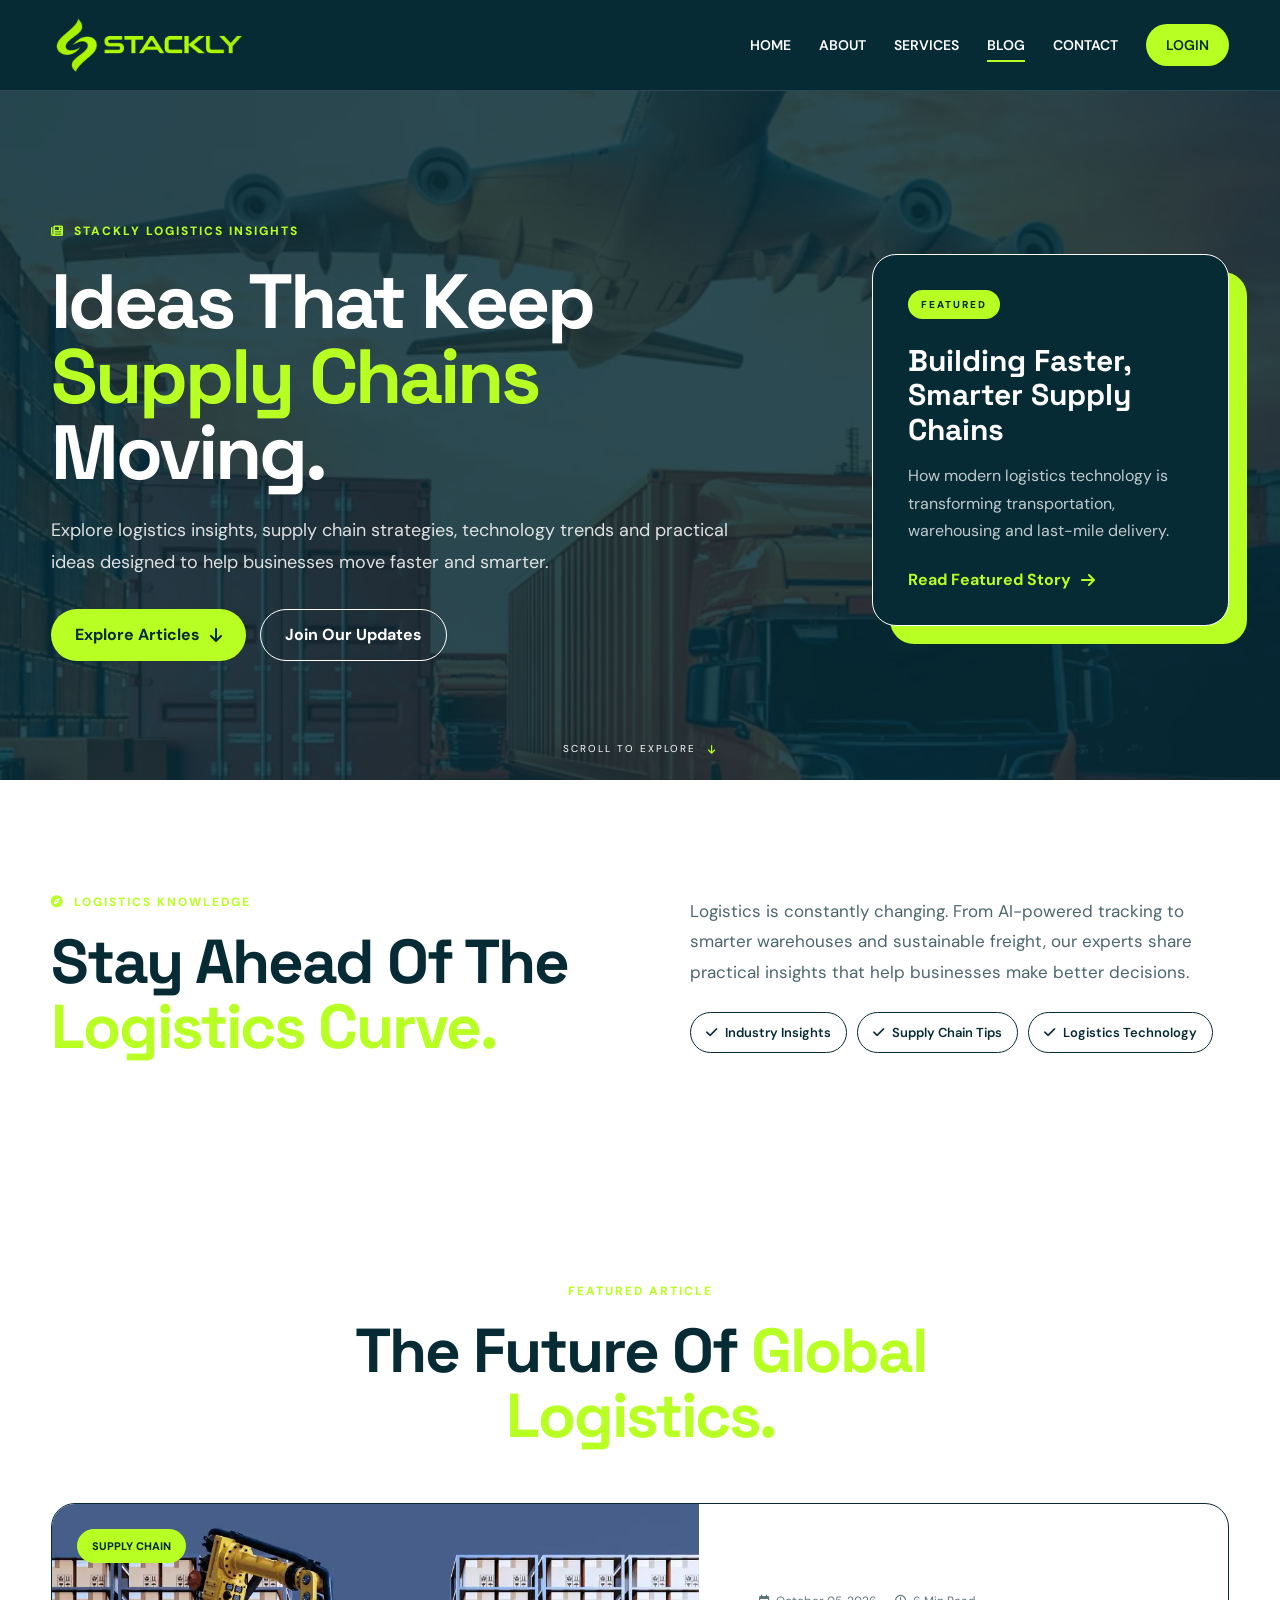
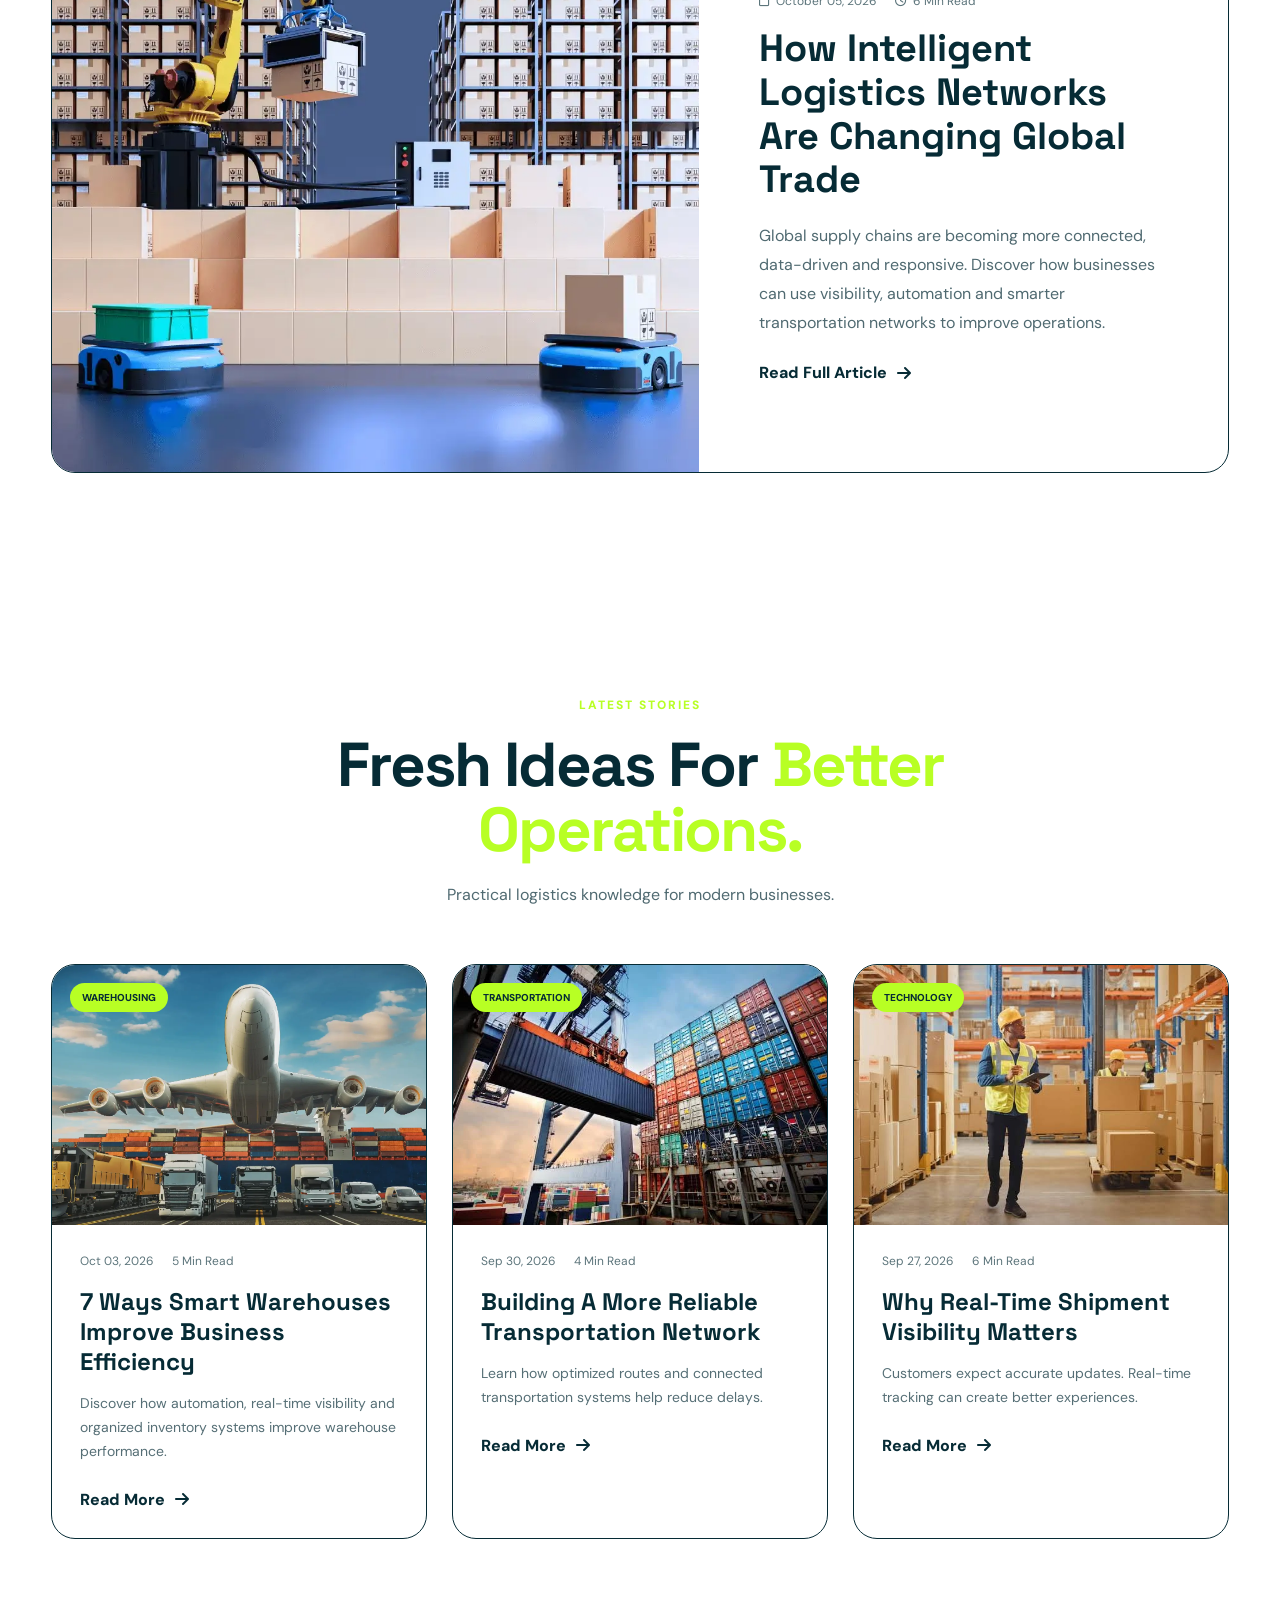
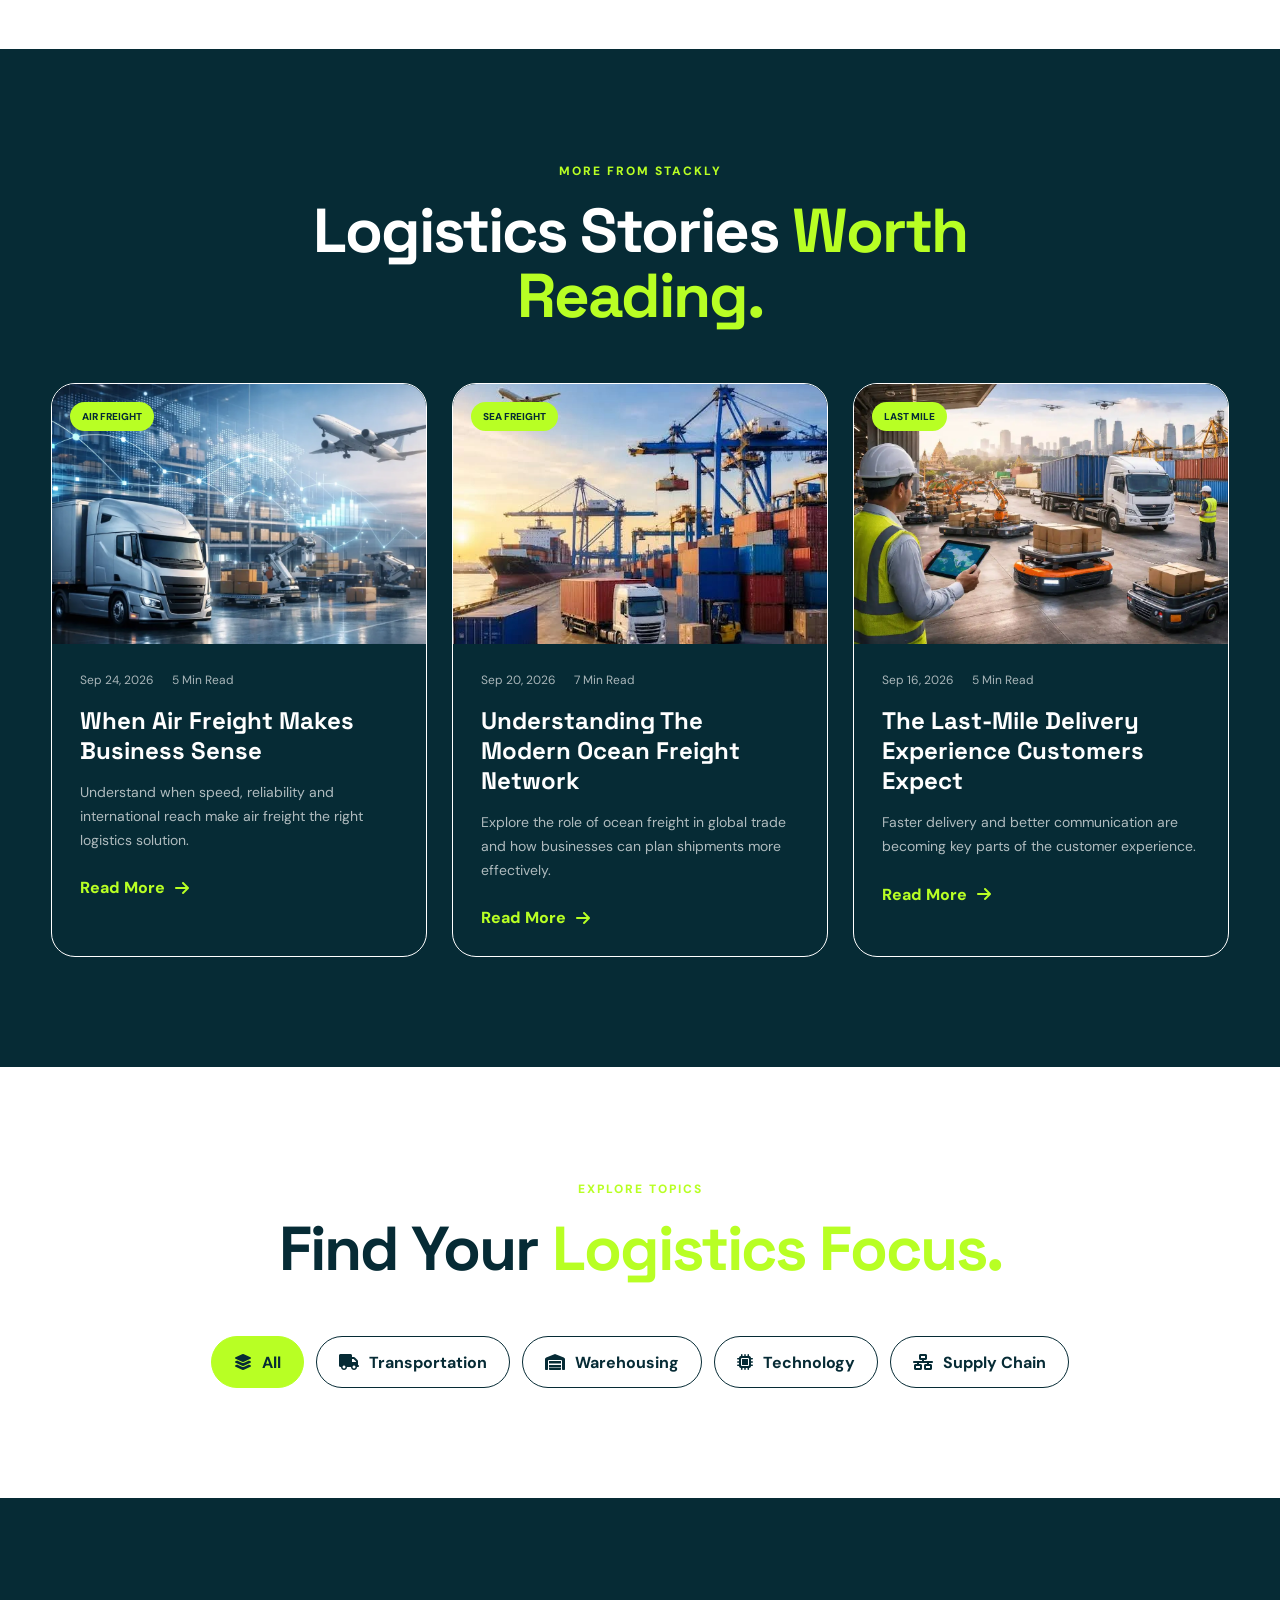
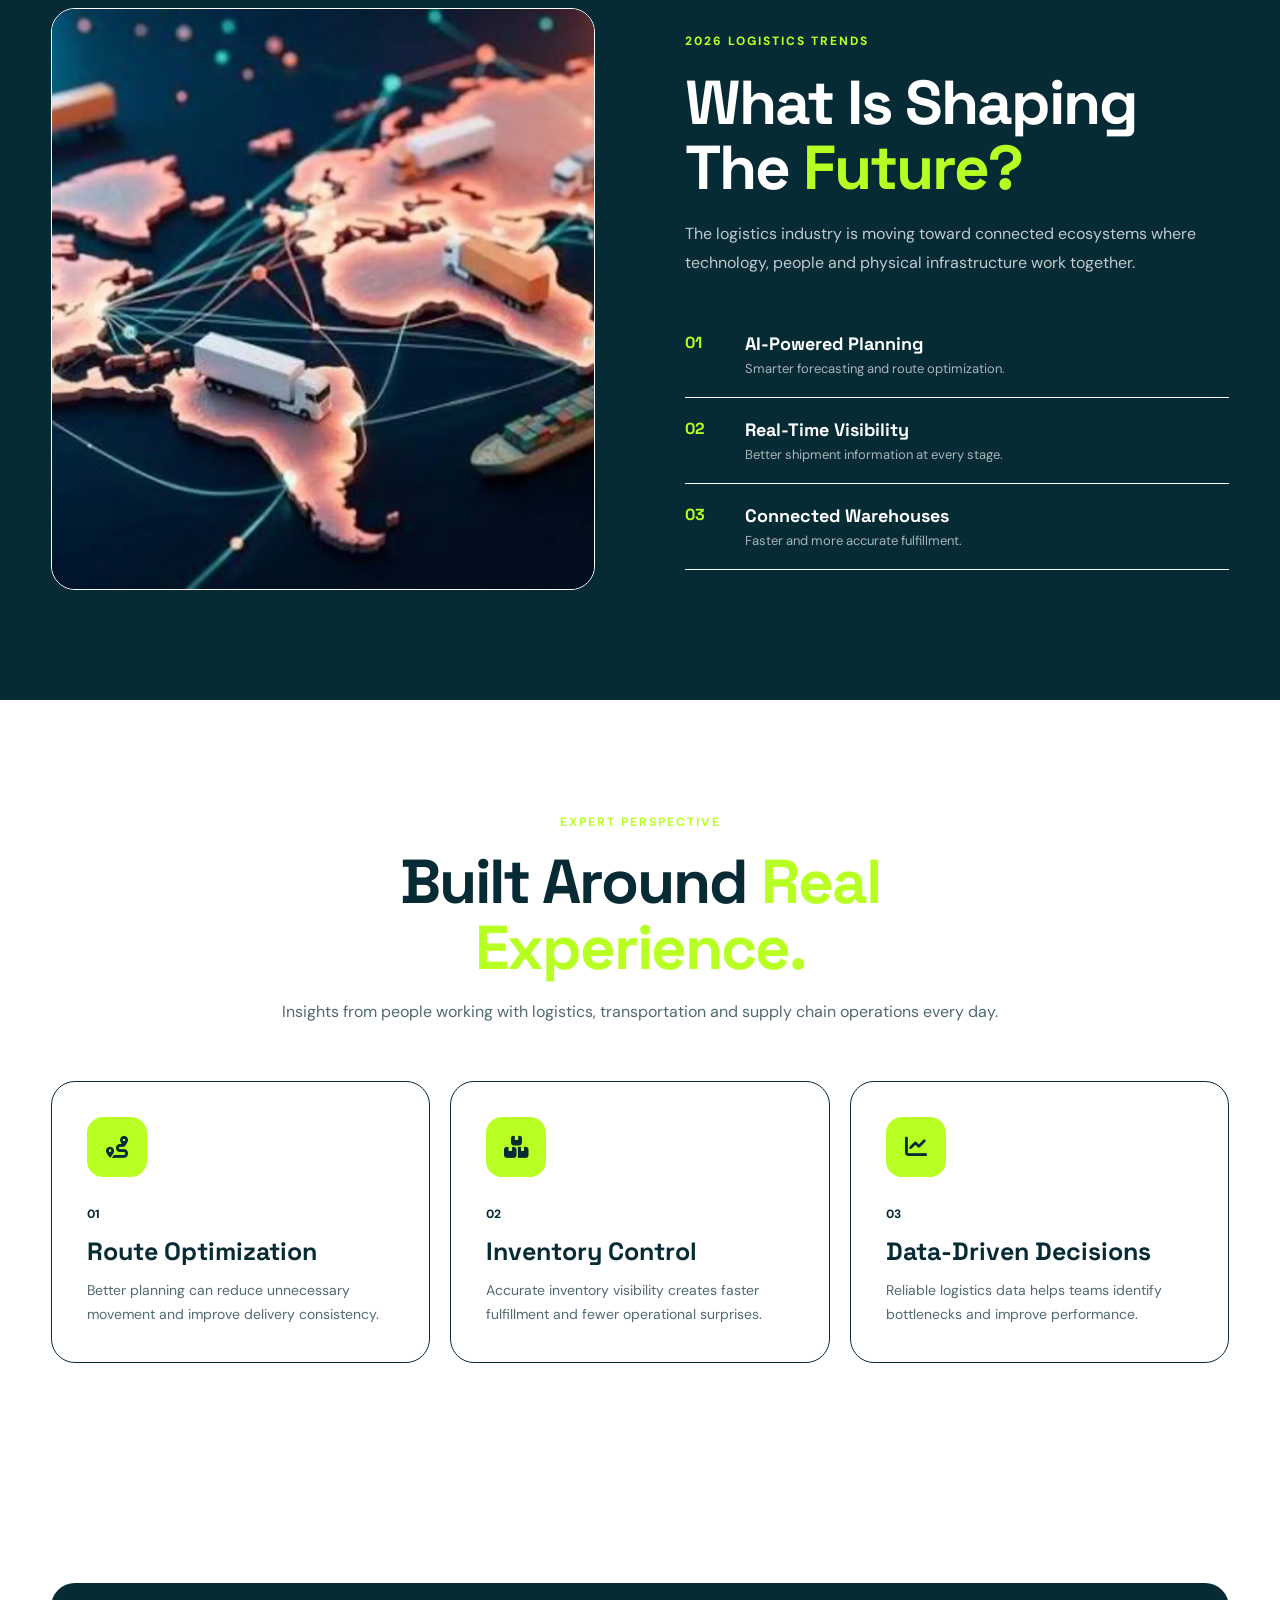
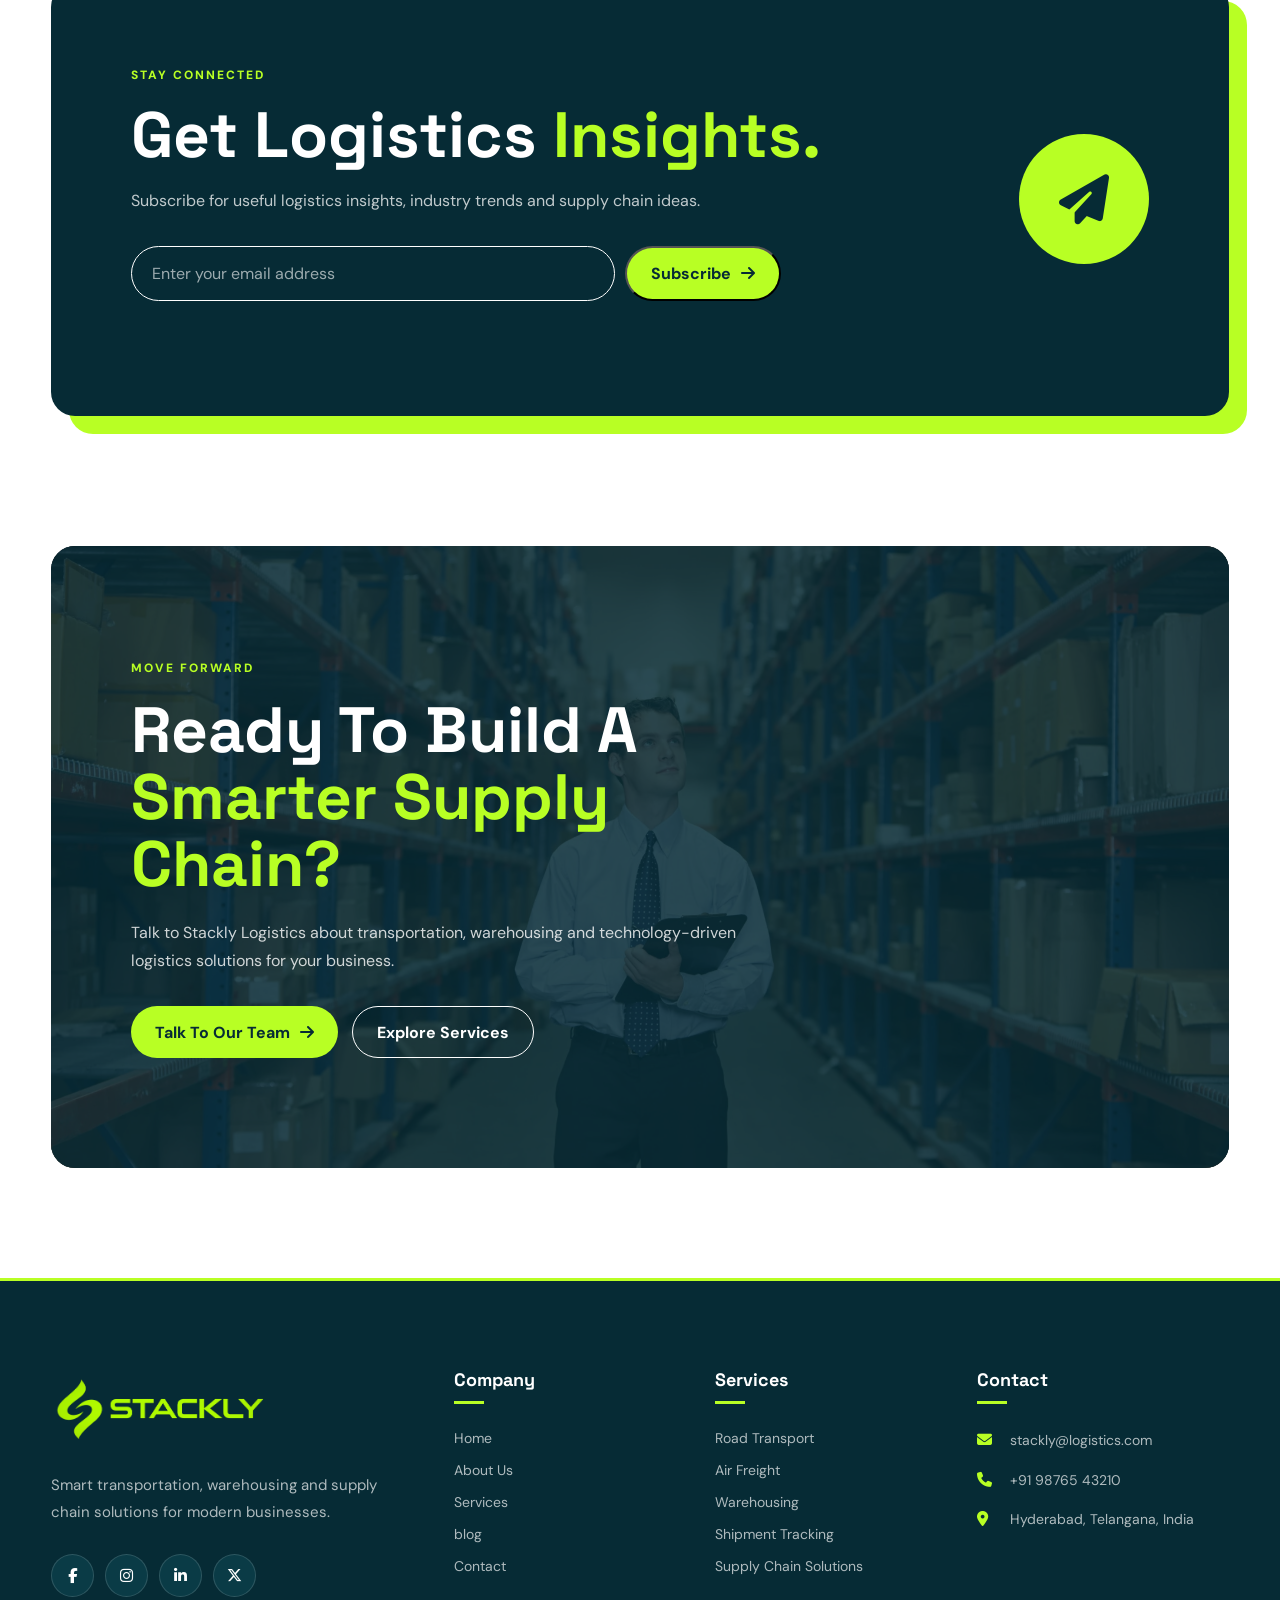
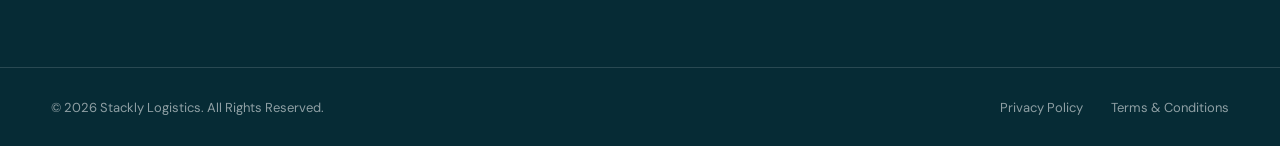
<file: blog.html>
<!DOCTYPE html>
<html lang="en">
<head>
    <meta charset="UTF-8">
    <meta name="viewport" content="width=device-width, initial-scale=1.0">

    <title>Stackly Logistics | Blog</title>

    <!-- Google Fonts -->
    <link rel="preconnect" href="https://fonts.googleapis.com">
    <link rel="preconnect" href="https://fonts.gstatic.com" crossorigin>
    <link href="https://fonts.googleapis.com/css2?family=DM+Sans:wght@400;500;600;700&family=Space+Grotesk:wght@500;600;700&display=swap" rel="stylesheet">

    <!-- Font Awesome -->
    <link rel="stylesheet" href="https://cdnjs.cloudflare.com/ajax/libs/font-awesome/6.6.0/css/all.min.css">

    <!-- AOS -->
    <link rel="stylesheet" href="https://unpkg.com/aos@2.3.4/dist/aos.css">

    <!-- Blog CSS -->
    <link rel="stylesheet" href="css/blog.css">
</head>

<body class="loading">

    <!-- =====================================================
         PRELOADER
    ====================================================== -->
    <div class="preloader" id="preloader">
        <div class="loader-box">
            <div class="loader-truck">
                <i class="fa-solid fa-truck-fast"></i>
            </div>
            <strong>Stackly Logistics</strong>
            <span>SMART LOGISTICS</span>
        </div>
    </div>


    <!-- =====================================================
         HEADER
    ====================================================== -->
    <header class="header" id="header">

        <div class="container header-inner">
<a href="index.html" class="logo" aria-label="Stackly Logistics Home">
    <div class="logo-image">
        <img
            src="assets/image.webp"
            alt="Stackly Logistics Logo"
        >
    </div>
</a>



            <nav class="desktop-nav" aria-label="Main navigation">

                <a href="index.html">HOME</a>

                <a href="about.html">ABOUT</a>

                <a href="services.html">SERVICES</a>

     

                <a href="blog.html" class="active">BLOG</a>

                <a href="contact.html">CONTACT</a>

                <a href="login.html" class="nav-login">
                    LOGIN
                </a>

            </nav>


            <button
                class="menu-button"
                id="menuButton"
                type="button"
                aria-label="Open navigation menu"
                title="Open navigation menu">

                <i class="fa-solid fa-bars"></i>

            </button>

        </div>


        <!-- Mobile Navigation -->
        <nav class="mobile-nav" id="mobileNav" aria-label="Mobile navigation">

            <a href="index.html">HOME</a>

            <a href="about.html">ABOUT</a>

            <a href="services.html">SERVICES</a>

  

            <a href="blog.html" class="active">BLOG</a>

            <a href="contact.html">CONTACT</a>

            <a href="login.html">LOGIN</a>

        </nav>

    </header>


    <!-- =====================================================
         SECTION 1 — BLOG HERO
    ====================================================== -->
    <section class="blog-hero">

        <div class="blog-hero-image">
            <img src="assets/image1.webp"
                 alt="Global logistics transportation"
                 loading="eager">
        </div>

        <div class="blog-hero-overlay"></div>

        <div class="container blog-hero-content">

            <div class="hero-copy" data-aos="fade-up">

                <span class="hero-label">
                    <i class="fa-solid fa-newspaper"></i>
                    STACKLY LOGISTICS INSIGHTS
                </span>

                <h1>
                    Ideas That Keep
                    <span>Supply Chains</span>
                    Moving.
                </h1>

                <p>
                    Explore logistics insights, supply chain strategies,
                    technology trends and practical ideas designed to help
                    businesses move faster and smarter.
                </p>

                <div class="hero-buttons">

                    <a href="404.html" class="btn-primary">
                        Explore Articles
                        <i class="fa-solid fa-arrow-down"></i>
                    </a>

                    <a href="404.html" class="btn-outline">
                        Join Our Updates
                    </a>

                </div>

            </div>


            <div class="hero-feature" data-aos="fade-left" data-aos-delay="200">

                <span class="feature-tag">
                    FEATURED
                </span>

                <h3>
                    Building Faster,
                    Smarter Supply Chains
                </h3>

                <p>
                    How modern logistics technology is transforming
                    transportation, warehousing and last-mile delivery.
                </p>

                <a href="404.html">
                    Read Featured Story
                    <i class="fa-solid fa-arrow-right"></i>
                </a>

            </div>

        </div>


        <div class="hero-scroll">
            <span>SCROLL TO EXPLORE</span>
            <i class="fa-solid fa-arrow-down"></i>
        </div>

    </section>


    <!-- =====================================================
         SECTION 2 — BLOG INTRO
    ====================================================== -->
    <section class="section-padding blog-intro">

        <div class="container intro-grid">

            <div data-aos="fade-right">

                <span class="section-tag">
                    <i class="fa-solid fa-compass"></i>
                    LOGISTICS KNOWLEDGE
                </span>

                <h2>
                    Stay Ahead Of The
                    <span>Logistics Curve.</span>
                </h2>

            </div>


            <div data-aos="fade-left">

                <p>
                    Logistics is constantly changing. From AI-powered
                    tracking to smarter warehouses and sustainable freight,
                    our experts share practical insights that help businesses
                    make better decisions.
                </p>

                <div class="intro-points">

                    <span>
                        <i class="fa-solid fa-check"></i>
                        Industry Insights
                    </span>

                    <span>
                        <i class="fa-solid fa-check"></i>
                        Supply Chain Tips
                    </span>

                    <span>
                        <i class="fa-solid fa-check"></i>
                        Logistics Technology
                    </span>

                </div>

            </div>

        </div>

    </section>


    <!-- =====================================================
         SECTION 3 — FEATURED ARTICLE
    ====================================================== -->
    <section class="section-padding featured-section"
             id="article-featured">

        <div class="container">

            <div class="section-heading" data-aos="fade-up">

                <span class="section-tag">
                    FEATURED ARTICLE
                </span>

                <h2>
                    The Future Of
                    <span>Global Logistics.</span>
                </h2>

            </div>


            <article class="featured-article">

                <div class="featured-image"
                     data-aos="fade-right">

                    <img src="assets/image6.webp"
                         alt="Global logistics operations"
                         loading="lazy">

                    <span class="article-category">
                        SUPPLY CHAIN
                    </span>

                </div>


                <div class="featured-content"
                     data-aos="fade-left">

                    <div class="article-meta">

                        <span>
                            <i class="fa-regular fa-calendar"></i>
                            October 05, 2026
                        </span>

                        <span>
                            <i class="fa-regular fa-clock"></i>
                            6 Min Read
                        </span>

                    </div>

                    <h3>
                        How Intelligent Logistics Networks
                        Are Changing Global Trade
                    </h3>

                    <p>
                        Global supply chains are becoming more connected,
                        data-driven and responsive. Discover how businesses
                        can use visibility, automation and smarter
                        transportation networks to improve operations.
                    </p>

                    <a href="404.html" class="article-link">
                        Read Full Article
                        <i class="fa-solid fa-arrow-right"></i>
                    </a>

                </div>

            </article>

        </div>

    </section>


    <!-- =====================================================
         SECTION 4 — LATEST POSTS
    ====================================================== -->
    <section class="section-padding latest-section"
             id="latest-posts">

        <div class="container">

            <div class="section-heading" data-aos="fade-up">

                <span class="section-tag">
                    LATEST STORIES
                </span>

                <h2>
                    Fresh Ideas For
                    <span>Better Operations.</span>
                </h2>

                <p>
                    Practical logistics knowledge for modern businesses.
                </p>

            </div>


            <div class="blog-grid">

                <!-- BLOG 1 -->
                <article class="blog-card"
                         data-aos="fade-up"
                         data-aos-delay="100">

                    <div class="blog-image">

                        <img src="assets/image7.webp"
                             alt="Smart warehouse operations"
                             loading="lazy">

                        <span>WAREHOUSING</span>

                    </div>

                    <div class="blog-content">

                        <div class="article-meta">
                            <span>Oct 03, 2026</span>
                            <span>5 Min Read</span>
                        </div>

                        <h3>
                            7 Ways Smart Warehouses Improve
                            Business Efficiency
                        </h3>

                        <p>
                            Discover how automation, real-time visibility
                            and organized inventory systems improve
                            warehouse performance.
                        </p>

                        <a href="404.html">
                            Read More
                            <i class="fa-solid fa-arrow-right"></i>
                        </a>

                    </div>

                </article>


                <!-- BLOG 2 -->
                <article class="blog-card"
                         data-aos="fade-up"
                         data-aos-delay="200">

                    <div class="blog-image">

                        <img src="assets/image8.webp"
                             alt="Fleet transportation"
                             loading="lazy">

                        <span>TRANSPORTATION</span>

                    </div>

                    <div class="blog-content">

                        <div class="article-meta">
                            <span>Sep 30, 2026</span>
                            <span>4 Min Read</span>
                        </div>

                        <h3>
                            Building A More Reliable
                            Transportation Network
                        </h3>

                        <p>
                            Learn how optimized routes and connected
                            transportation systems help reduce delays.
                        </p>

                        <a href="404.html">
                            Read More
                            <i class="fa-solid fa-arrow-right"></i>
                        </a>

                    </div>

                </article>


                <!-- BLOG 3 -->
                <article class="blog-card"
                         data-aos="fade-up"
                         data-aos-delay="300">

                    <div class="blog-image">

                        <img src="assets/image9.webp"
                             alt="Logistics tracking technology"
                             loading="lazy">

                        <span>TECHNOLOGY</span>

                    </div>

                    <div class="blog-content">

                        <div class="article-meta">
                            <span>Sep 27, 2026</span>
                            <span>6 Min Read</span>
                        </div>

                        <h3>
                            Why Real-Time Shipment Visibility
                            Matters
                        </h3>

                        <p>
                            Customers expect accurate updates. Real-time
                            tracking can create better experiences.
                        </p>

                        <a href="404.html">
                            Read More
                            <i class="fa-solid fa-arrow-right"></i>
                        </a>

                    </div>

                </article>

            </div>

        </div>

    </section>


    <!-- =====================================================
         SECTION 5 — SECOND BLOG ROW
    ====================================================== -->
    <section class="section-padding blog-dark-section">

        <div class="container">

            <div class="section-heading" data-aos="fade-up">

                <span class="section-tag">
                    MORE FROM STACKLY
                </span>

                <h2>
                    Logistics Stories
                    <span>Worth Reading.</span>
                </h2>

            </div>


            <div class="blog-grid">

                <!-- BLOG 4 -->
                <article class="blog-card dark-card"
                         data-aos="zoom-in"
                         data-aos-delay="100">

                    <div class="blog-image">

                        <img src="assets/image10.webp"
                             alt="Air freight logistics"
                             loading="lazy">

                        <span>AIR FREIGHT</span>

                    </div>

                    <div class="blog-content">

                        <div class="article-meta">
                            <span>Sep 24, 2026</span>
                            <span>5 Min Read</span>
                        </div>

                        <h3>
                            When Air Freight Makes Business
                            Sense
                        </h3>

                        <p>
                            Understand when speed, reliability and
                            international reach make air freight the
                            right logistics solution.
                        </p>

                        <a href="404.html">
                            Read More
                            <i class="fa-solid fa-arrow-right"></i>
                        </a>

                    </div>

                </article>


                <!-- BLOG 5 -->
                <article class="blog-card dark-card"
                         data-aos="zoom-in"
                         data-aos-delay="200">

                    <div class="blog-image">

                        <img src="assets/image11.webp"
                             alt="Sea freight containers"
                             loading="lazy">

                        <span>SEA FREIGHT</span>

                    </div>

                    <div class="blog-content">

                        <div class="article-meta">
                            <span>Sep 20, 2026</span>
                            <span>7 Min Read</span>
                        </div>

                        <h3>
                            Understanding The Modern
                            Ocean Freight Network
                        </h3>

                        <p>
                            Explore the role of ocean freight in global
                            trade and how businesses can plan shipments
                            more effectively.
                        </p>

                        <a href="404.html">
                            Read More
                            <i class="fa-solid fa-arrow-right"></i>
                        </a>

                    </div>

                </article>


                <!-- BLOG 6 -->
                <article class="blog-card dark-card"
                         data-aos="zoom-in"
                         data-aos-delay="300">

                    <div class="blog-image">

                        <img src="assets/image12.webp"
                             alt="Last mile delivery"
                             loading="lazy">

                        <span>LAST MILE</span>

                    </div>

                    <div class="blog-content">

                        <div class="article-meta">
                            <span>Sep 16, 2026</span>
                            <span>5 Min Read</span>
                        </div>

                        <h3>
                            The Last-Mile Delivery Experience
                            Customers Expect
                        </h3>

                        <p>
                            Faster delivery and better communication
                            are becoming key parts of the customer
                            experience.
                        </p>

                        <a href="404.html">
                            Read More
                            <i class="fa-solid fa-arrow-right"></i>
                        </a>

                    </div>

                </article>

            </div>

        </div>

    </section>


    <!-- =====================================================
         SECTION 6 — CATEGORIES
    ====================================================== -->
    <section class="section-padding categories-section">

        <div class="container">

            <div class="section-heading" data-aos="fade-up">

                <span class="section-tag">
                    EXPLORE TOPICS
                </span>

                <h2>
                    Find Your
                    <span>Logistics Focus.</span>
                </h2>

            </div>


            <div class="category-grid">

                <button class="category-btn active"
                        data-filter="all">
                    <i class="fa-solid fa-layer-group"></i>
                    All
                </button>

                <button class="category-btn"
                        data-filter="transportation">
                    <i class="fa-solid fa-truck"></i>
                    Transportation
                </button>

                <button class="category-btn"
                        data-filter="warehouse">
                    <i class="fa-solid fa-warehouse"></i>
                    Warehousing
                </button>

                <button class="category-btn"
                        data-filter="technology">
                    <i class="fa-solid fa-microchip"></i>
                    Technology
                </button>

                <button class="category-btn"
                        data-filter="supply">
                    <i class="fa-solid fa-network-wired"></i>
                    Supply Chain
                </button>

            </div>

        </div>

    </section>


    <!-- =====================================================
         SECTION 7 — LOGISTICS TRENDS
    ====================================================== -->
    <section class="section-padding trends-section">

        <div class="container">

            <div class="trends-grid">

                <div class="trends-image"
                     data-aos="fade-right">

                    <img src="assets/image13.webp"
                         alt="Future logistics technology"
                         loading="lazy">

                </div>


                <div class="trends-content"
                     data-aos="fade-left">

                    <span class="section-tag">
                        2026 LOGISTICS TRENDS
                    </span>

                    <h2>
                        What Is Shaping The
                        <span>Future?</span>
                    </h2>

                    <p>
                        The logistics industry is moving toward connected
                        ecosystems where technology, people and physical
                        infrastructure work together.
                    </p>


                    <div class="trend-list">

                        <div>
                            <span>01</span>
                            <strong>AI-Powered Planning</strong>
                            <p>
                                Smarter forecasting and route optimization.
                            </p>
                        </div>

                        <div>
                            <span>02</span>
                            <strong>Real-Time Visibility</strong>
                            <p>
                                Better shipment information at every stage.
                            </p>
                        </div>

                        <div>
                            <span>03</span>
                            <strong>Connected Warehouses</strong>
                            <p>
                                Faster and more accurate fulfillment.
                            </p>
                        </div>

                    </div>

                </div>

            </div>

        </div>

    </section>


    <!-- =====================================================
         SECTION 8 — EXPERT OPINION
    ====================================================== -->
    <section class="section-padding expert-section">

        <div class="container">

            <div class="section-heading" data-aos="fade-up">

                <span class="section-tag">
                    EXPERT PERSPECTIVE
                </span>

                <h2>
                    Built Around
                    <span>Real Experience.</span>
                </h2>

                <p>
                    Insights from people working with logistics,
                    transportation and supply chain operations every day.
                </p>

            </div>


            <div class="expert-grid">

                <article class="expert-card"
                         data-aos="fade-up"
                         data-aos-delay="100">

                    <div class="expert-icon">
                        <i class="fa-solid fa-route"></i>
                    </div>

                    <span>01</span>

                    <h3>
                        Route Optimization
                    </h3>

                    <p>
                        Better planning can reduce unnecessary movement
                        and improve delivery consistency.
                    </p>

                </article>


                <article class="expert-card"
                         data-aos="fade-up"
                         data-aos-delay="200">

                    <div class="expert-icon">
                        <i class="fa-solid fa-boxes-stacked"></i>
                    </div>

                    <span>02</span>

                    <h3>
                        Inventory Control
                    </h3>

                    <p>
                        Accurate inventory visibility creates faster
                        fulfillment and fewer operational surprises.
                    </p>

                </article>


                <article class="expert-card"
                         data-aos="fade-up"
                         data-aos-delay="300">

                    <div class="expert-icon">
                        <i class="fa-solid fa-chart-line"></i>
                    </div>

                    <span>03</span>

                    <h3>
                        Data-Driven Decisions
                    </h3>

                    <p>
                        Reliable logistics data helps teams identify
                        bottlenecks and improve performance.
                    </p>

                </article>

            </div>

        </div>

    </section>


    <!-- =====================================================
         SECTION 9 — NEWSLETTER
    ====================================================== -->
    <section class="section-padding newsletter-section"
             id="newsletter">

        <div class="container">

            <div class="newsletter-banner"
                 data-aos="zoom-in">

                <div class="newsletter-content">

                    <span class="section-tag">
                        STAY CONNECTED
                    </span>

                    <h2>
                        Get Logistics
                        <span>Insights.</span>
                    </h2>

                    <p>
                        Subscribe for useful logistics insights,
                        industry trends and supply chain ideas.
                    </p>

                    <form class="newsletter-form"
                          id="newsletterForm">

                        <label for="newsletterEmail"
                               class="sr-only">
                            Email address
                        </label>

                        <input
                            type="email"
                            id="newsletterEmail"
                            placeholder="Enter your email address"
                            required>

                        <button type="submit"
                                class="btn-primary">
                            Subscribe
                            <i class="fa-solid fa-arrow-right"></i>
                        </button>

                    </form>

                    <p class="form-message"
                       id="formMessage"
                       aria-live="polite"></p>

                </div>

                <div class="newsletter-icon">
                    <i class="fa-solid fa-paper-plane"></i>
                </div>

            </div>

        </div>

    </section>


    <!-- =====================================================
         SECTION 10 — CTA
    ====================================================== -->
    <section class="section-padding cta-section">

        <div class="container">

            <div class="cta-banner"
                 data-aos="fade-up">

                <div class="cta-image">

                    <img src="assets/image23.webp"
                         alt="Stackly logistics network"
                         loading="lazy">

                </div>

                <div class="cta-overlay"></div>

                <div class="cta-content">

                    <span class="section-tag">
                        MOVE FORWARD
                    </span>

                    <h2>
                        Ready To Build A
                        <span>Smarter Supply Chain?</span>
                    </h2>

                    <p>
                        Talk to Stackly Logistics about transportation,
                        warehousing and technology-driven logistics
                        solutions for your business.
                    </p>

                    <div class="cta-buttons">

                        <a href="404.html"
                           class="btn-primary">
                            Talk To Our Team
                            <i class="fa-solid fa-arrow-right"></i>
                        </a>

                        <a href="404.html"
                           class="btn-outline">
                            Explore Services
                        </a>

                    </div>

                </div>

            </div>

        </div>

    </section>

<!-- =========================================================
     FOOTER
========================================================= -->

<footer class="footer">

    <div class="container footer-grid">

        <!-- BRAND -->
        <div class="footer-brand">

            <a href="index.html"
               class="footer-logo"
               aria-label="Stackly Logistics Home">

                <div class="footer-logo-image">
                    <img
                        src="assets/image.webp"
                        alt="Stackly Logistics Logo">
                </div>

            </a>

            <p class="footer-description">
                Smart transportation, warehousing and supply
                chain solutions for modern businesses.
            </p>

            <!-- SOCIAL LINKS -->
            <div class="social-links">

                <a href="404.html"
                   aria-label="Facebook"
                   title="Facebook">
                    <i class="fa-brands fa-facebook-f"></i>
                </a>

                <a href="404.html"
                   aria-label="Instagram"
                   title="Instagram">
                    <i class="fa-brands fa-instagram"></i>
                </a>

                <a href="404.html"
                   aria-label="LinkedIn"
                   title="LinkedIn">
                    <i class="fa-brands fa-linkedin-in"></i>
                </a>

                <a href="404.html"
                   aria-label="X"
                   title="X">
                    <i class="fa-brands fa-x-twitter"></i>
                </a>

            </div>

        </div>


        <!-- COMPANY -->
        <div class="footer-column">

            <h3>Company</h3>
            <a href="index.html">Home</a>

            <a href="about.html">About Us</a>

            <a href="services.html">Services</a>

            <a href="blog.html">blog</a>

            <a href="contact.html">Contact</a>

        </div>


        <!-- SERVICES -->
        <div class="footer-column">

            <h3>Services</h3>

            <a href="404.html">Road Transport</a>

            <a href="404.html">Air Freight</a>

            <a href="404.html">Warehousing</a>

            <a href="404.html">Shipment Tracking</a>
            <a href="404.html">Supply Chain Solutions</a>

        </div>


        <!-- CONTACT -->
        <div class="footer-column footer-contact">

            <h3>Contact</h3>

            <p>
                <i class="fa-solid fa-envelope"></i>
                <span>stackly@logistics.com</span>
            </p>

            <p>
                <i class="fa-solid fa-phone"></i>
                <span>+91 98765 43210</span>
            </p>

            <p>
                <i class="fa-solid fa-location-dot"></i>
                <span>Hyderabad, Telangana, India</span>
            </p>

        </div>

    </div>


    <!-- FOOTER BOTTOM -->

    <div class="footer-bottom">

        <div class="container footer-bottom-inner">

            <p>
                © 2026 Stackly Logistics.
                All Rights Reserved.
            </p>

            <div class="footer-legal">

                <a href="404.html">
                    Privacy Policy
                </a>

                <a href="404.html">
                    Terms &amp; Conditions
                </a>

            </div>

        </div>

    </div>

</footer>


<!-- =========================================================
     BACK TO TOP
========================================================= -->

<button
    class="back-to-top"
    id="backToTop"
    type="button"
    aria-label="Back to top"
    title="Back to top">

    <i class="fa-solid fa-arrow-up"></i>

</button>



    <!-- AOS -->
    <script src="https://unpkg.com/aos@2.3.4/dist/aos.js"></script>

    <!-- Blog JS -->
    <script src="js/blog.js"></script>

</body>
</html>
</file>
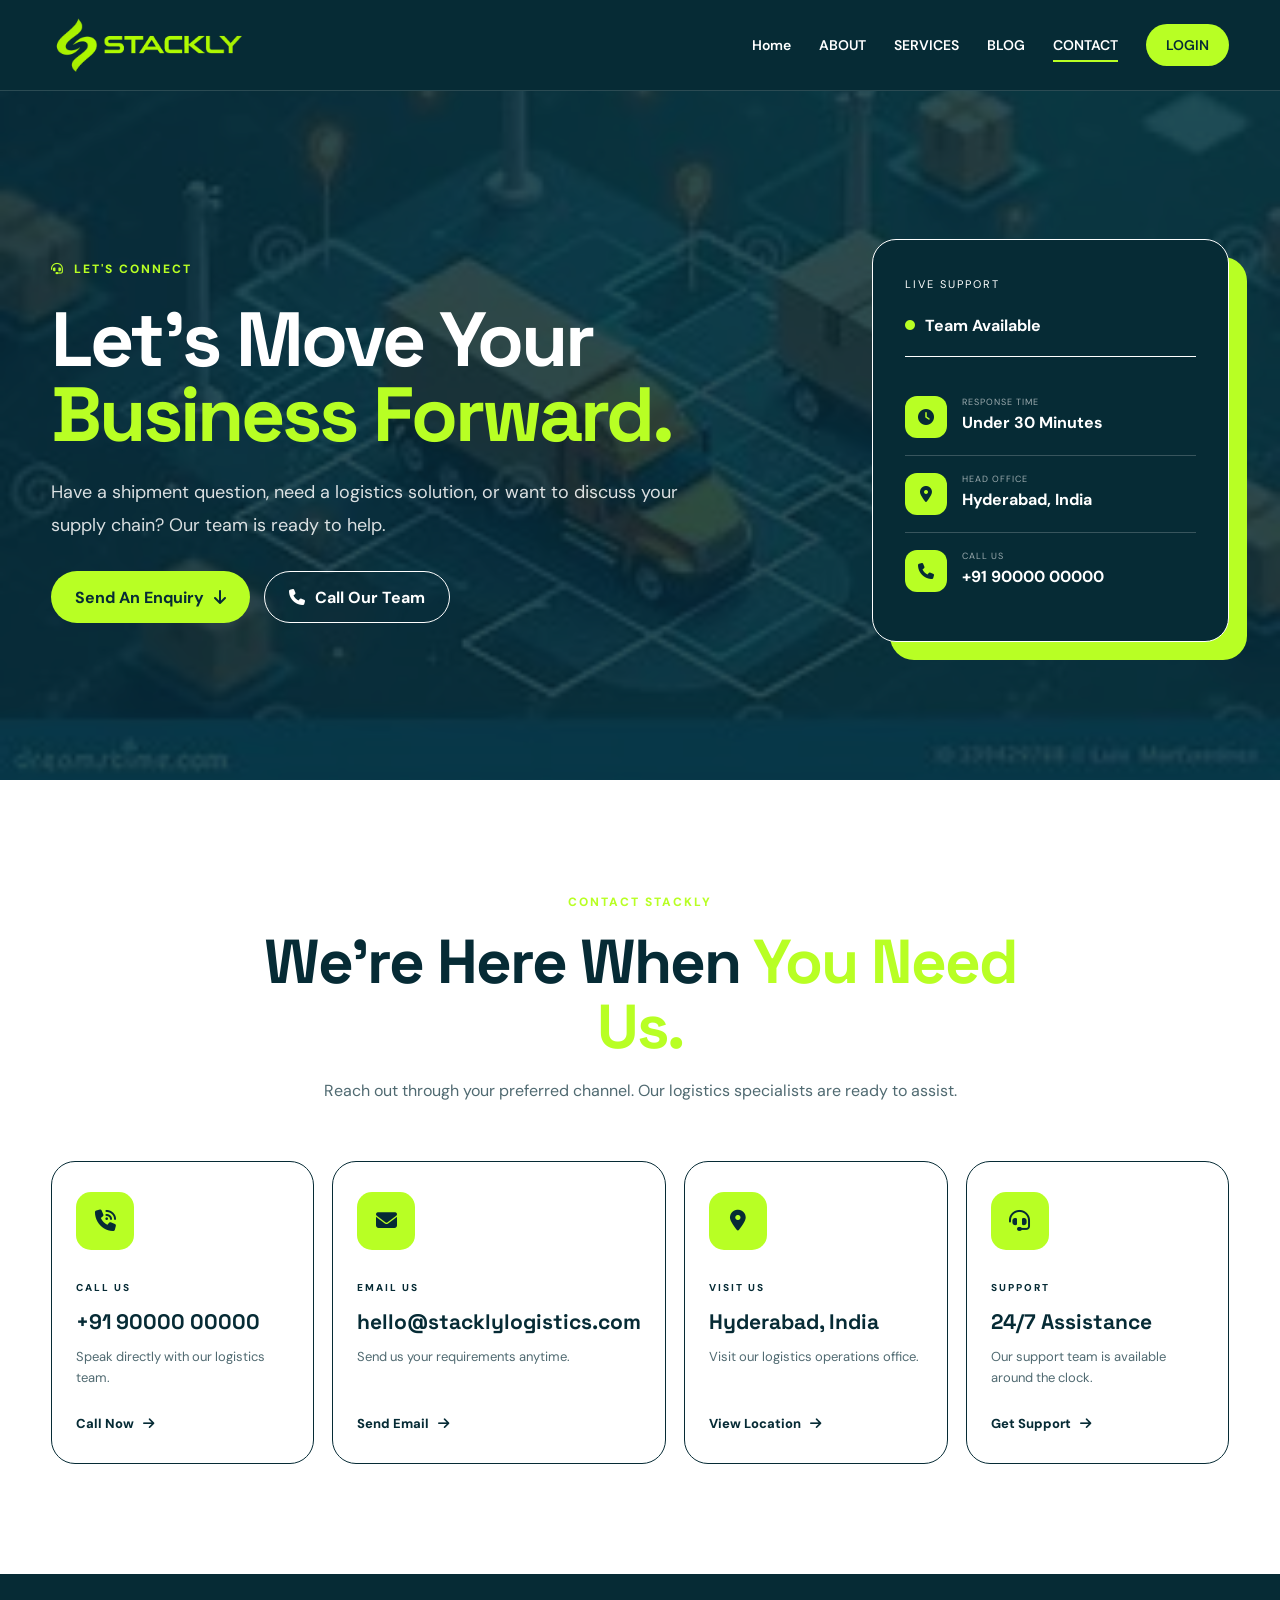
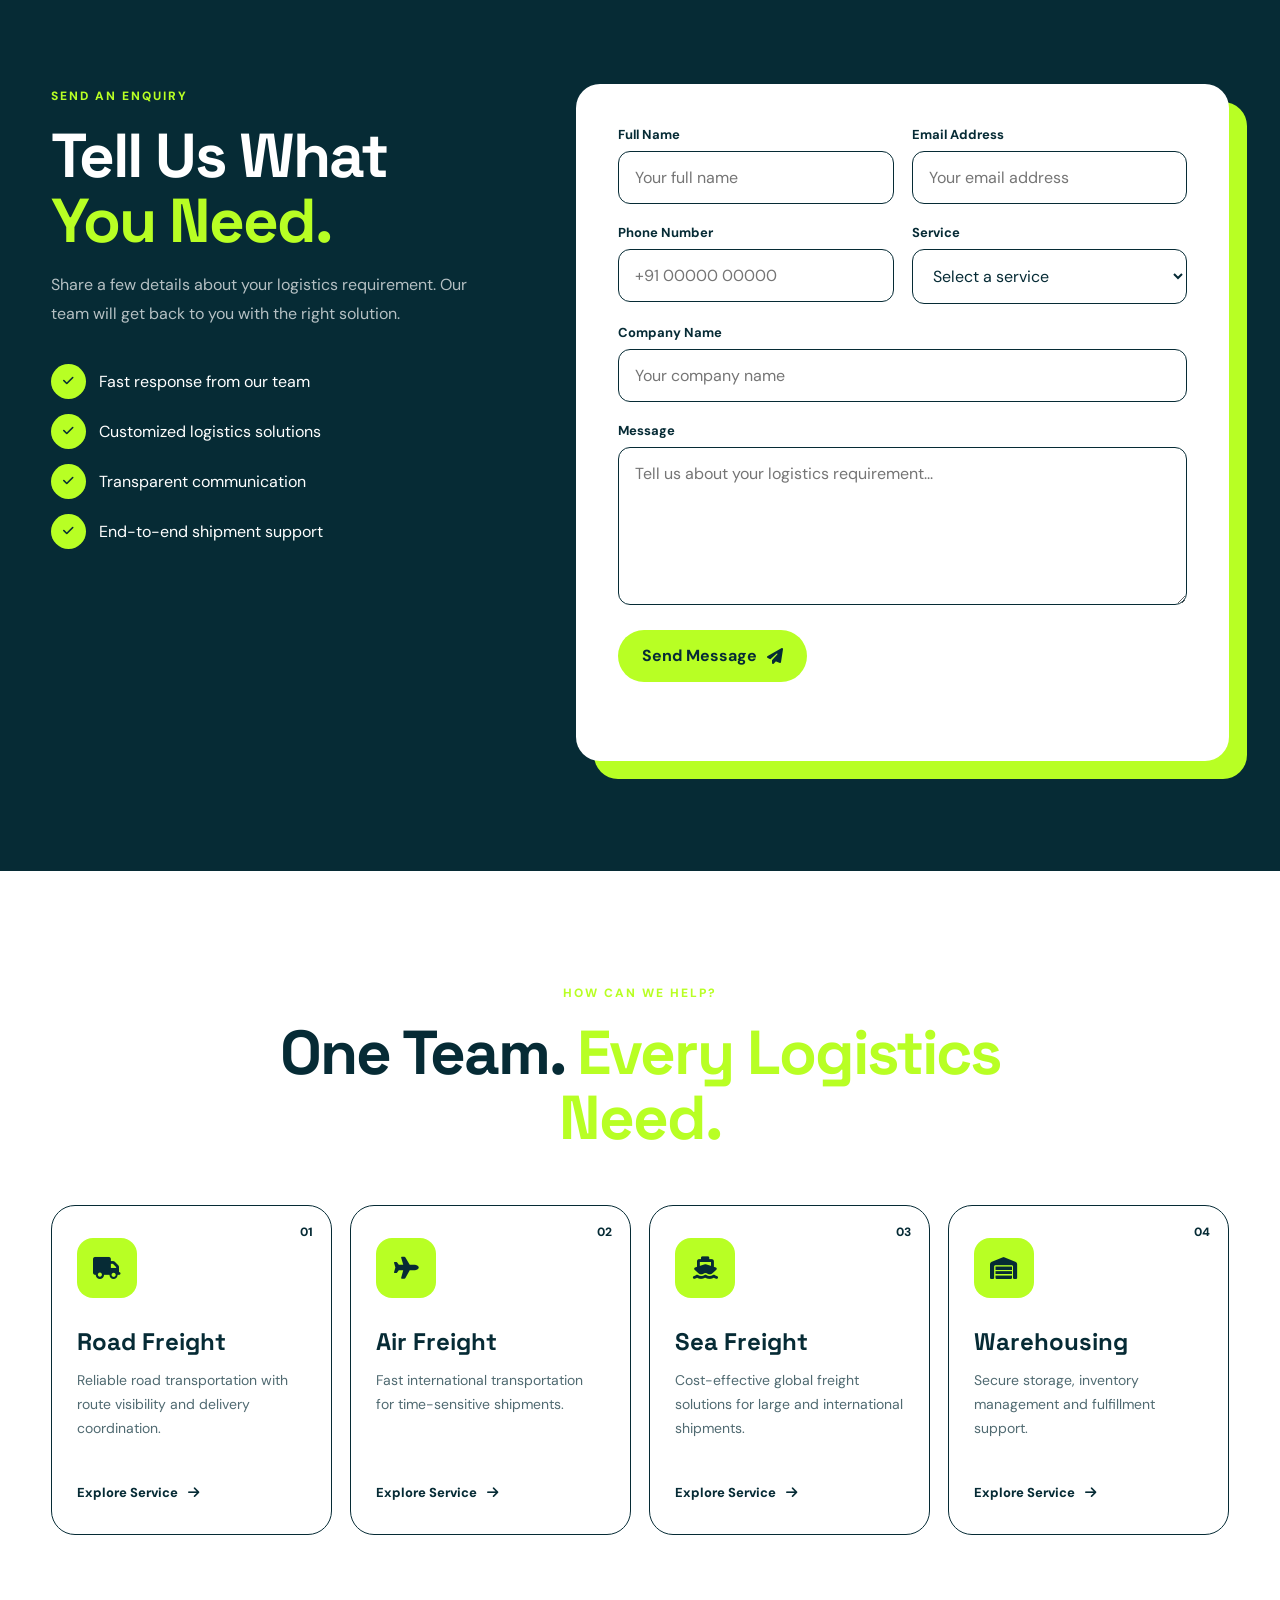
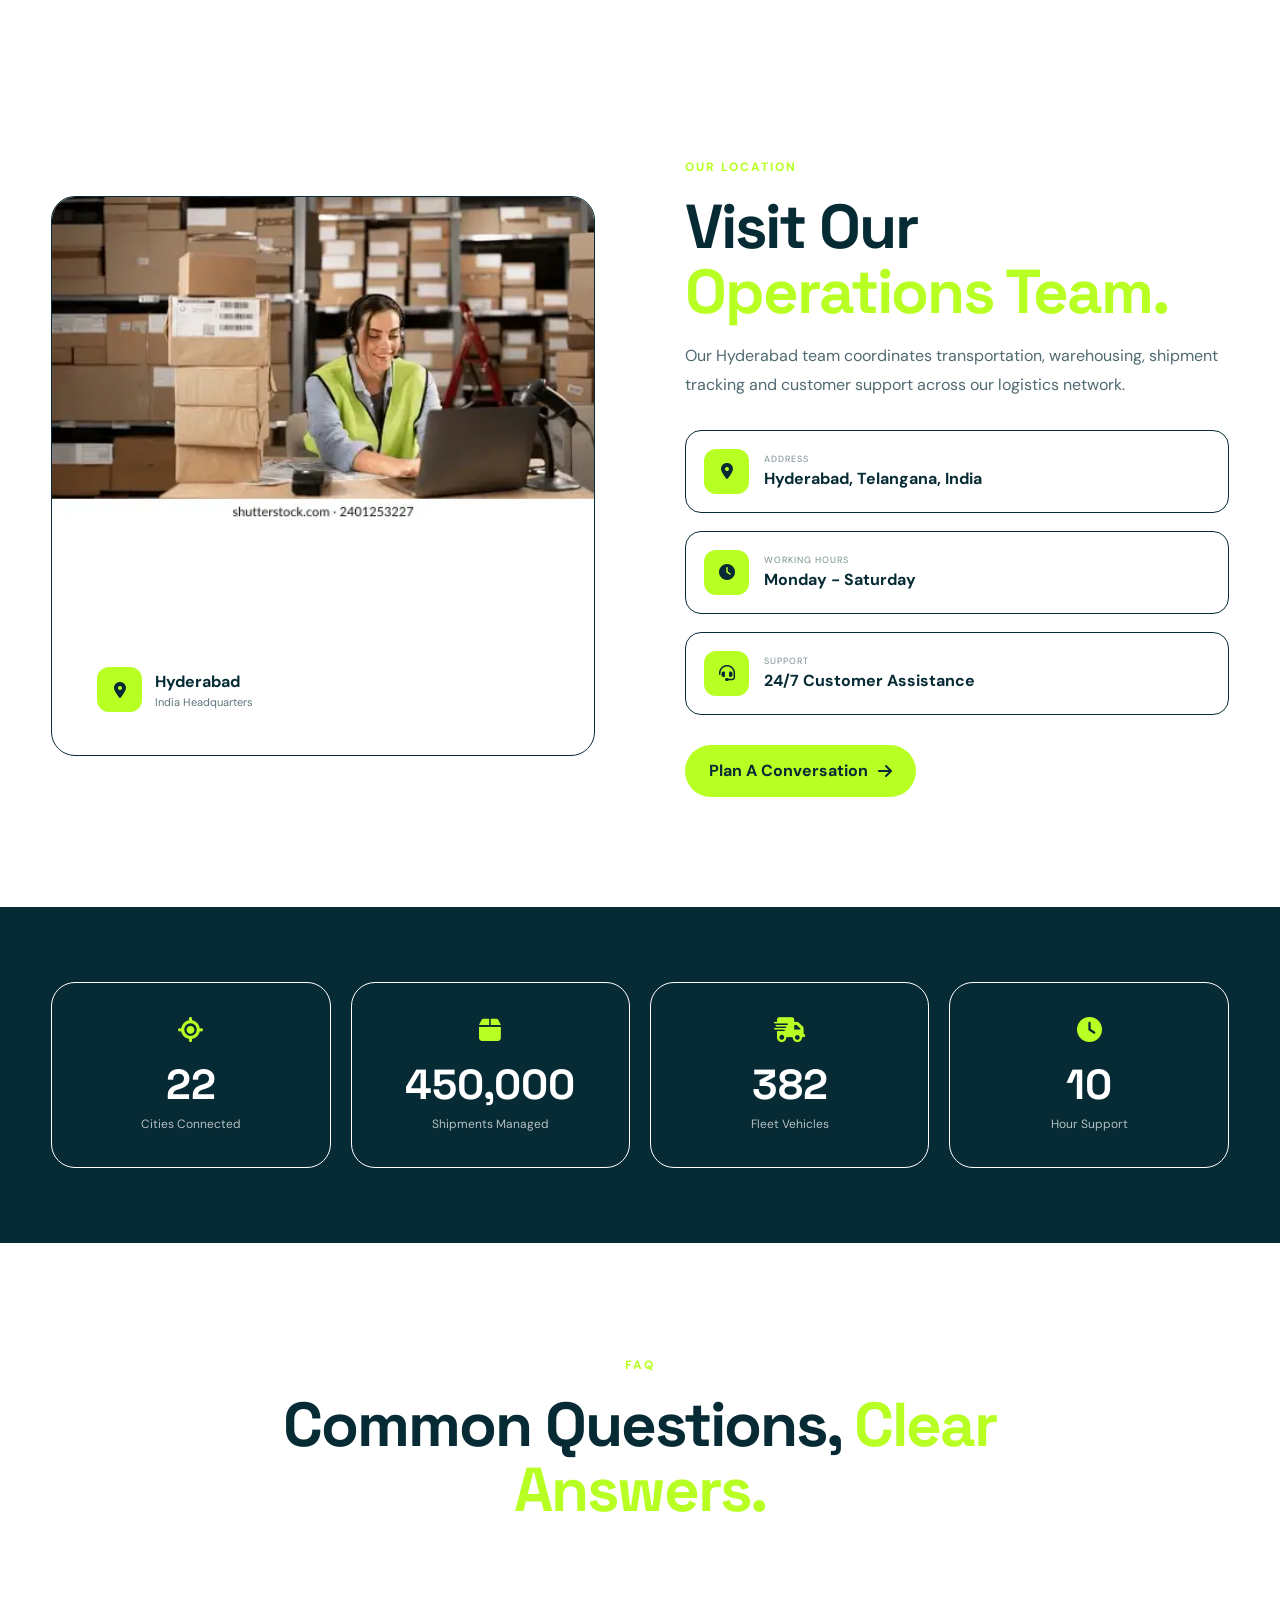
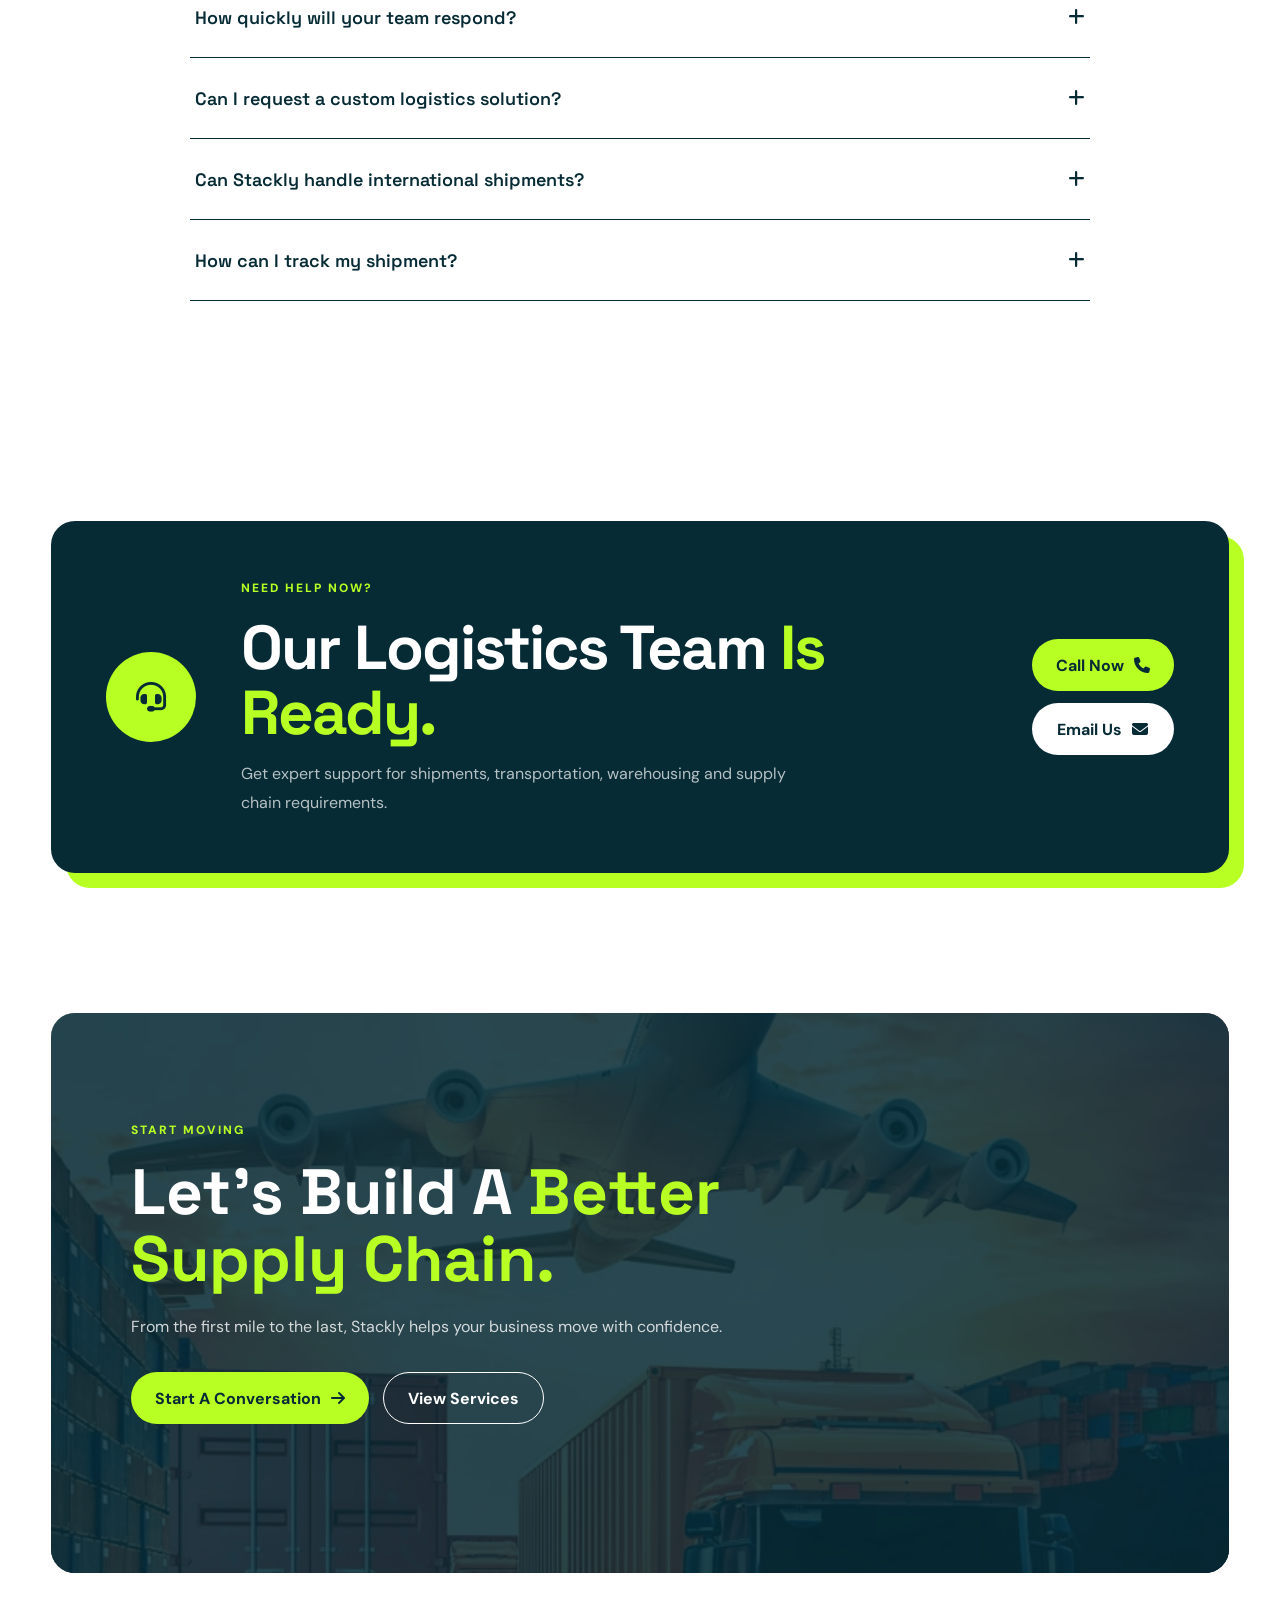
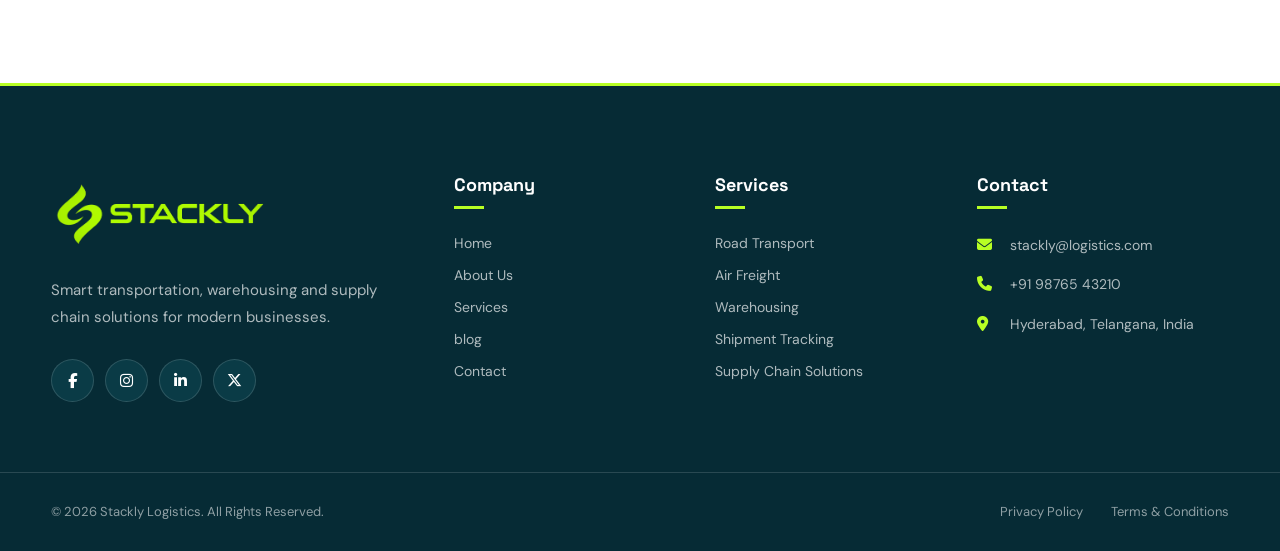
<file: contact.html>
<!DOCTYPE html>
<html lang="en">
<head>
    <meta charset="UTF-8">
    <meta name="viewport" content="width=device-width, initial-scale=1.0">

    <title>Stackly Logistics | Contact</title>

    <!-- Google Fonts -->
    <link rel="preconnect" href="https://fonts.googleapis.com">
    <link rel="preconnect" href="https://fonts.gstatic.com" crossorigin>

    <link href="https://fonts.googleapis.com/css2?family=DM+Sans:wght@400;500;600;700&family=Space+Grotesk:wght@500;600;700&display=swap"
          rel="stylesheet">

    <!-- Font Awesome -->
    <link rel="stylesheet"
          href="https://cdnjs.cloudflare.com/ajax/libs/font-awesome/6.6.0/css/all.min.css">

    <!-- AOS -->
    <link rel="stylesheet"
          href="https://unpkg.com/aos@2.3.4/dist/aos.css">

    <!-- Contact CSS -->
    <link rel="stylesheet" href="css/contact.css">
</head>

<body class="loading">

    <!-- =====================================================
         PRELOADER
    ====================================================== -->

    <div class="preloader" id="preloader">

        <div class="loader-box">

            <div class="loader-truck">
                <i class="fa-solid fa-truck-fast"></i>
            </div>

            <strong>Stackly Logistics</strong>

            <span>SMART LOGISTICS</span>

        </div>

    </div>


    <!-- =====================================================
         HEADER
    ====================================================== -->

    <header class="header" id="header">

        <div class="container header-inner">

         <a href="index.html" class="logo" aria-label="Stackly Logistics Home">
    <div class="logo-image">
        <img
            src="assets/image.webp"
            alt="Stackly Logistics Logo"
        >
    </div>
</a>



            <nav class="desktop-nav"
                 aria-label="Main navigation">

                <a href="index.html">Home</a>

                <a href="about.html">ABOUT</a>

                <a href="services.html">SERVICES</a>

             

                <a href="blog.html">BLOG</a>

                <a href="contact.html" class="active">
                    CONTACT
                </a>

                <a href="login.html" class="nav-login">
                    LOGIN
                </a>

            </nav>


            <button class="menu-button"
                    id="menuButton"
                    type="button"
                    aria-label="Open navigation menu"
                    title="Open navigation menu">

                <i class="fa-solid fa-bars"></i>

            </button>

        </div>


        <!-- Mobile Navigation -->

        <nav class="mobile-nav"
             id="mobileNav"
             aria-label="Mobile navigation">

            <a href="index.html">HOME</a>

            <a href="about.html">ABOUT</a>

            <a href="services.html">SERVICES</a>

    

            <a href="blog.html">BLOG</a>

            <a href="contact.html" class="active">
                CONTACT
            </a>

            <a href="login.html">LOGIN</a>

        </nav>

    </header>


    <!-- =====================================================
         SECTION 1 — CONTACT HERO
    ====================================================== -->

    <section class="contact-hero">

        <div class="hero-image">

            <img src="assets/image19.webp"
                 alt="Global logistics transportation"
                 loading="eager">

        </div>

        <div class="hero-overlay"></div>


        <div class="container hero-content">

            <div class="hero-copy"
                 data-aos="fade-up">

                <span class="hero-label">

                    <i class="fa-solid fa-headset"></i>

                    LET'S CONNECT

                </span>


                <h1>

                    Let's Move Your
                    <span>Business Forward.</span>

                </h1>


                <p>

                    Have a shipment question, need a logistics
                    solution, or want to discuss your supply chain?
                    Our team is ready to help.

                </p>


                <div class="hero-buttons">

                    <a href="404.html"
                       class="btn-primary">

                        Send An Enquiry

                        <i class="fa-solid fa-arrow-down"></i>

                    </a>


                    <a href="tel:+919000000000"
                       class="btn-outline">

                        <i class="fa-solid fa-phone"></i>

                        Call Our Team

                    </a>

                </div>

            </div>


            <div class="hero-contact-card"
                 data-aos="fade-left"
                 data-aos-delay="200">

                <span>LIVE SUPPORT</span>

                <div class="support-status">

                    <i class="fa-solid fa-circle"></i>

                    <strong>
                        Team Available
                    </strong>

                </div>


                <div class="hero-contact-row">

                    <i class="fa-solid fa-clock"></i>

                    <div>

                        <small>RESPONSE TIME</small>

                        <strong>
                            Under 30 Minutes
                        </strong>

                    </div>

                </div>


                <div class="hero-contact-row">

                    <i class="fa-solid fa-location-dot"></i>

                    <div>

                        <small>HEAD OFFICE</small>

                        <strong>
                            Hyderabad, India
                        </strong>

                    </div>

                </div>


                <div class="hero-contact-row">

                    <i class="fa-solid fa-phone"></i>

                    <div>

                        <small>CALL US</small>

                        <strong>
                            +91 90000 00000
                        </strong>

                    </div>

                </div>

            </div>

        </div>

    </section>


    <!-- =====================================================
         SECTION 2 — CONTACT CARDS
    ====================================================== -->

    <section class="section-padding contact-info-section">

        <div class="container">

            <div class="section-heading"
                 data-aos="fade-up">

                <span class="section-tag">
                    CONTACT STACKLY
                </span>

                <h2>

                    We're Here When
                    <span>You Need Us.</span>

                </h2>

                <p>

                    Reach out through your preferred channel.
                    Our logistics specialists are ready to assist.

                </p>

            </div>


            <div class="contact-info-grid">


                <article class="contact-info-card"
                         data-aos="fade-up"
                         data-aos-delay="100">

                    <div class="info-icon">

                        <i class="fa-solid fa-phone-volume"></i>

                    </div>

                    <span>CALL US</span>

                    <h3>
                        +91 90000 00000
                    </h3>

                    <p>
                        Speak directly with our logistics team.
                    </p>

                    <a href="tel:+919000000000">

                        Call Now

                        <i class="fa-solid fa-arrow-right"></i>

                    </a>

                </article>


                <article class="contact-info-card"
                         data-aos="fade-up"
                         data-aos-delay="200">

                    <div class="info-icon">

                        <i class="fa-solid fa-envelope"></i>

                    </div>

                    <span>EMAIL US</span>

                    <h3>
                        hello@stacklylogistics.com
                    </h3>

                    <p>
                        Send us your requirements anytime.
                    </p>

                    <a href="mailto:hello@stacklylogistics.com">

                        Send Email

                        <i class="fa-solid fa-arrow-right"></i>

                    </a>

                </article>


                <article class="contact-info-card"
                         data-aos="fade-up"
                         data-aos-delay="300">

                    <div class="info-icon">

                        <i class="fa-solid fa-location-dot"></i>

                    </div>

                    <span>VISIT US</span>

                    <h3>
                        Hyderabad, India
                    </h3>

                    <p>
                        Visit our logistics operations office.
                    </p>

                    <a href="404.html">

                        View Location

                        <i class="fa-solid fa-arrow-right"></i>

                    </a>

                </article>


                <article class="contact-info-card"
                         data-aos="fade-up"
                         data-aos-delay="400">

                    <div class="info-icon">

                        <i class="fa-solid fa-headset"></i>

                    </div>

                    <span>SUPPORT</span>

                    <h3>
                        24/7 Assistance
                    </h3>

                    <p>
                        Our support team is available around the clock.
                    </p>

                    <a href="404.html">

                        Get Support

                        <i class="fa-solid fa-arrow-right"></i>

                    </a>

                </article>

            </div>

        </div>

    </section>


    <!-- =====================================================
         SECTION 3 — CONTACT FORM
    ====================================================== -->

    <section class="section-padding form-section"
             id="contact-form">

        <div class="container">

            <div class="form-wrapper">

                <div class="form-intro"
                     data-aos="fade-right">

                    <span class="section-tag">
                        SEND AN ENQUIRY
                    </span>

                    <h2>

                        Tell Us What
                        <span>You Need.</span>

                    </h2>

                    <p>

                        Share a few details about your logistics
                        requirement. Our team will get back to you
                        with the right solution.

                    </p>


                    <div class="form-benefits">

                        <div>

                            <i class="fa-solid fa-check"></i>

                            <span>
                                Fast response from our team
                            </span>

                        </div>

                        <div>

                            <i class="fa-solid fa-check"></i>

                            <span>
                                Customized logistics solutions
                            </span>

                        </div>

                        <div>

                            <i class="fa-solid fa-check"></i>

                            <span>
                                Transparent communication
                            </span>

                        </div>

                        <div>

                            <i class="fa-solid fa-check"></i>

                            <span>
                                End-to-end shipment support
                            </span>

                        </div>

                    </div>

                </div>


                <form class="contact-form"
                      id="contactForm"
                      data-aos="fade-left">

                    <div class="form-row">

                        <div class="form-group">

                            <label for="name">
                                Full Name
                            </label>

                            <input type="text"
                                   id="name"
                                   name="name"
                                   placeholder="Your full name"
                                   required>

                        </div>


                        <div class="form-group">

                            <label for="email">
                                Email Address
                            </label>

                            <input type="email"
                                   id="email"
                                   name="email"
                                   placeholder="Your email address"
                                   required>

                        </div>

                    </div>


                    <div class="form-row">

                        <div class="form-group">

                            <label for="phone">
                                Phone Number
                            </label>

                            <input type="tel"
                                   id="phone"
                                   name="phone"
                                   placeholder="+91 00000 00000"
                                   required>

                        </div>


                        <div class="form-group">

                            <label for="service">
                                Service
                            </label>

                            <select id="service"
                                    name="service"
                                    required>

                                <option value="">
                                    Select a service
                                </option>

                                <option value="road">
                                    Road Freight
                                </option>

                                <option value="air">
                                    Air Freight
                                </option>

                                <option value="sea">
                                    Sea Freight
                                </option>

                                <option value="warehouse">
                                    Warehousing
                                </option>

                                <option value="last-mile">
                                    Last-Mile Delivery
                                </option>

                            </select>

                        </div>

                    </div>


                    <div class="form-group">

                        <label for="company">
                            Company Name
                        </label>

                        <input type="text"
                               id="company"
                               name="company"
                               placeholder="Your company name">

                    </div>


                    <div class="form-group">

                        <label for="message">
                            Message
                        </label>

                        <textarea id="message"
                                  name="message"
                                  rows="6"
                                  placeholder="Tell us about your logistics requirement..."
                                  required></textarea>

                    </div>


                    <button type="submit"
                            class="btn-primary form-submit">

                        Send Message

                        <i class="fa-solid fa-paper-plane"></i>

                    </button>


                    <p class="form-message"
                       id="formMessage"
                       aria-live="polite"></p>

                </form>

            </div>

        </div>

    </section>


    <!-- =====================================================
         SECTION 4 — SERVICES CONTACT
    ====================================================== -->

    <section class="section-padding service-contact-section">

        <div class="container">

            <div class="section-heading"
                 data-aos="fade-up">

                <span class="section-tag">
                    HOW CAN WE HELP?
                </span>

                <h2>

                    One Team.
                    <span>Every Logistics Need.</span>

                </h2>

            </div>


            <div class="service-contact-grid">


                <article class="service-contact-card"
                         data-aos="zoom-in">

                    <div class="service-number">
                        01
                    </div>

                    <div class="service-contact-icon">
                        <i class="fa-solid fa-truck"></i>
                    </div>

                    <h3>
                        Road Freight
                    </h3>

                    <p>
                        Reliable road transportation with
                        route visibility and delivery coordination.
                    </p>

                    <a href="404.html">
                        Explore Service
                        <i class="fa-solid fa-arrow-right"></i>
                    </a>

                </article>


                <article class="service-contact-card"
                         data-aos="zoom-in"
                         data-aos-delay="100">

                    <div class="service-number">
                        02
                    </div>

                    <div class="service-contact-icon">
                        <i class="fa-solid fa-plane"></i>
                    </div>

                    <h3>
                        Air Freight
                    </h3>

                    <p>
                        Fast international transportation
                        for time-sensitive shipments.
                    </p>

                    <a href="404.html">
                        Explore Service
                        <i class="fa-solid fa-arrow-right"></i>
                    </a>

                </article>


                <article class="service-contact-card"
                         data-aos="zoom-in"
                         data-aos-delay="200">

                    <div class="service-number">
                        03
                    </div>

                    <div class="service-contact-icon">
                        <i class="fa-solid fa-ship"></i>
                    </div>

                    <h3>
                        Sea Freight
                    </h3>

                    <p>
                        Cost-effective global freight solutions
                        for large and international shipments.
                    </p>

                    <a href="404.html">
                        Explore Service
                        <i class="fa-solid fa-arrow-right"></i>
                    </a>

                </article>


                <article class="service-contact-card"
                         data-aos="zoom-in"
                         data-aos-delay="300">

                    <div class="service-number">
                        04
                    </div>

                    <div class="service-contact-icon">
                        <i class="fa-solid fa-warehouse"></i>
                    </div>

                    <h3>
                        Warehousing
                    </h3>

                    <p>
                        Secure storage, inventory management
                        and fulfillment support.
                    </p>

                    <a href="404.html">
                        Explore Service
                        <i class="fa-solid fa-arrow-right"></i>
                    </a>

                </article>

            </div>

        </div>

    </section>


    <!-- =====================================================
         SECTION 5 — OFFICE LOCATION
    ====================================================== -->

    <section class="section-padding location-section"
             id="location">

        <div class="container">

            <div class="location-wrapper">

                <div class="location-image"
                     data-aos="fade-right">

                    <img src="assets/image20.webp"
                         alt="Stackly Logistics office and operations"
                         loading="lazy">

                    <div class="location-badge">

                        <i class="fa-solid fa-location-dot"></i>

                        <div>

                            <strong>
                                Hyderabad
                            </strong>

                            <span>
                                India Headquarters
                            </span>

                        </div>

                    </div>

                </div>


                <div class="location-content"
                     data-aos="fade-left">

                    <span class="section-tag">
                        OUR LOCATION
                    </span>

                    <h2>

                        Visit Our
                        <span>Operations Team.</span>

                    </h2>

                    <p>

                        Our Hyderabad team coordinates transportation,
                        warehousing, shipment tracking and customer
                        support across our logistics network.

                    </p>


                    <div class="address-list">

                        <div>

                            <i class="fa-solid fa-location-dot"></i>

                            <div>

                                <small>ADDRESS</small>

                                <strong>
                                    Hyderabad, Telangana, India
                                </strong>

                            </div>

                        </div>


                        <div>

                            <i class="fa-solid fa-clock"></i>

                            <div>

                                <small>WORKING HOURS</small>

                                <strong>
                                    Monday - Saturday
                                </strong>

                            </div>

                        </div>


                        <div>

                            <i class="fa-solid fa-headset"></i>

                            <div>

                                <small>SUPPORT</small>

                                <strong>
                                    24/7 Customer Assistance
                                </strong>

                            </div>

                        </div>

                    </div>


                    <a href="404.html"
                       class="btn-primary">

                        Plan A Conversation

                        <i class="fa-solid fa-arrow-right"></i>

                    </a>

                </div>

            </div>

        </div>

    </section>


    <!-- =====================================================
         SECTION 6 — QUICK STATS
    ====================================================== -->

    <section class="stats-section">

        <div class="container">

            <div class="stats-grid">

                <div class="stat-card"
                     data-aos="fade-up">

                    <i class="fa-solid fa-location-crosshairs"></i>

                    <strong data-counter="50">
                        0
                    </strong>

                    <span>
                        Cities Connected
                    </span>

                </div>


                <div class="stat-card"
                     data-aos="fade-up"
                     data-aos-delay="100">

                    <i class="fa-solid fa-box"></i>

                    <strong data-counter="1000000">
                        120k
                    </strong>

                    <span>
                        Shipments Managed
                    </span>

                </div>


                <div class="stat-card"
                     data-aos="fade-up"
                     data-aos-delay="200">

                    <i class="fa-solid fa-truck-fast"></i>

                    <strong data-counter="850">
                        200k
                    </strong>

                    <span>
                        Fleet Vehicles
                    </span>

                </div>


                <div class="stat-card"
                     data-aos="fade-up"
                     data-aos-delay="300">

                    <i class="fa-solid fa-clock"></i>

                    <strong data-counter="24">
                        20M
                    </strong>

                    <span>
                        Hour Support
                    </span>

                </div>

            </div>

        </div>

    </section>


    <!-- =====================================================
         SECTION 7 — FAQ
    ====================================================== -->

    <section class="section-padding faq-section">

        <div class="container">

            <div class="section-heading"
                 data-aos="fade-up">

                <span class="section-tag">
                    FAQ
                </span>

                <h2>

                    Common Questions,
                    <span>Clear Answers.</span>

                </h2>

            </div>


            <div class="faq-list"
                 data-aos="fade-up">


                <div class="faq-item">

                    <button class="faq-question"
                            type="button">

                        <span>
                            How quickly will your team respond?
                        </span>

                        <i class="fa-solid fa-plus"></i>

                    </button>

                    <div class="faq-answer">

                        <p>
                            Our customer support team aims to respond
                            to new enquiries as quickly as possible,
                            with priority assistance available for
                            active shipments.
                        </p>

                    </div>

                </div>


                <div class="faq-item">

                    <button class="faq-question"
                            type="button">

                        <span>
                            Can I request a custom logistics solution?
                        </span>

                        <i class="fa-solid fa-plus"></i>

                    </button>

                    <div class="faq-answer">

                        <p>
                            Yes. Share your transportation, storage,
                            delivery or fulfillment requirements and
                            our team can recommend a suitable solution.
                        </p>

                    </div>

                </div>


                <div class="faq-item">

                    <button class="faq-question"
                            type="button">

                        <span>
                            Can Stackly handle international shipments?
                        </span>

                        <i class="fa-solid fa-plus"></i>

                    </button>

                    <div class="faq-answer">

                        <p>
                            Stackly provides transportation options
                            designed for domestic and international
                            logistics requirements.
                        </p>

                    </div>

                </div>


                <div class="faq-item">

                    <button class="faq-question"
                            type="button">

                        <span>
                            How can I track my shipment?
                        </span>

                        <i class="fa-solid fa-plus"></i>

                    </button>

                    <div class="faq-answer">

                        <p>
                            Visit the Tracking page and enter your
                            shipment tracking number to view the
                            latest shipment status.
                        </p>

                    </div>

                </div>


            </div>

        </div>

    </section>


    <!-- =====================================================
         SECTION 8 — SUPPORT CTA
    ====================================================== -->

    <section class="section-padding support-section">

        <div class="container">

            <div class="support-banner"
                 data-aos="zoom-in">

                <div class="support-icon">

                    <i class="fa-solid fa-headset"></i>

                </div>


                <div class="support-content">

                    <span class="section-tag">
                        NEED HELP NOW?
                    </span>

                    <h2>
                        Our Logistics Team
                        <span>Is Ready.</span>
                    </h2>

                    <p>
                        Get expert support for shipments,
                        transportation, warehousing and supply chain
                        requirements.
                    </p>

                </div>


                <div class="support-actions">

                    <a href="tel:+919000000000"
                       class="btn-primary">

                        Call Now

                        <i class="fa-solid fa-phone"></i>

                    </a>

                    <a href="mailto:hello@stacklylogistics.com"
                       class="btn-white">

                        Email Us

                        <i class="fa-solid fa-envelope"></i>

                    </a>

                </div>

            </div>

        </div>

    </section>


    <!-- =====================================================
         SECTION 9 — CONTACT CTA
    ====================================================== -->

    <section class="section-padding final-cta-section">

        <div class="container">

            <div class="final-cta">

                <div class="final-cta-image">

                    <img src="assets/image1.webp"
                         alt="Stackly global logistics network"
                         loading="lazy">

                </div>

                <div class="final-cta-overlay"></div>


                <div class="final-cta-content"
                     data-aos="fade-up">

                    <span class="section-tag">
                        START MOVING
                    </span>

                    <h2>

                        Let's Build A
                        <span>Better Supply Chain.</span>

                    </h2>

                    <p>

                        From the first mile to the last,
                        Stackly helps your business move with
                        confidence.

                    </p>

                    <div class="cta-buttons">

                        <a href="404.html"
                           class="btn-primary">

                            Start A Conversation

                            <i class="fa-solid fa-arrow-right"></i>

                        </a>

                        <a href="404.html"
                           class="btn-outline">

                            View Services

                        </a>

                    </div>

                </div>

            </div>

        </div>

    </section>


<!-- =========================================================
     FOOTER
========================================================= -->

<footer class="footer">

    <div class="container footer-grid">

        <!-- BRAND -->
        <div class="footer-brand">

            <a href="index.html"
               class="footer-logo"
               aria-label="Stackly Logistics Home">

                <div class="footer-logo-image">
                    <img
                        src="assets/image.webp"
                        alt="Stackly Logistics Logo">
                </div>

            </a>

            <p class="footer-description">
                Smart transportation, warehousing and supply
                chain solutions for modern businesses.
            </p>

            <!-- SOCIAL LINKS -->
            <div class="social-links">

                <a href="404.html"
                   aria-label="Facebook"
                   title="Facebook">
                    <i class="fa-brands fa-facebook-f"></i>
                </a>

                <a href="404.html"
                   aria-label="Instagram"
                   title="Instagram">
                    <i class="fa-brands fa-instagram"></i>
                </a>

                <a href="404.html"
                   aria-label="LinkedIn"
                   title="LinkedIn">
                    <i class="fa-brands fa-linkedin-in"></i>
                </a>

                <a href="404.html"
                   aria-label="X"
                   title="X">
                    <i class="fa-brands fa-x-twitter"></i>
                </a>

            </div>

        </div>


        <!-- COMPANY -->
        <div class="footer-column">

            <h3>Company</h3>
            <a href="index.html">Home</a>

            <a href="about.html">About Us</a>

            <a href="services.html">Services</a>

            <a href="blog.html">blog</a>

            <a href="contact.html">Contact</a>

        </div>


        <!-- SERVICES -->
        <div class="footer-column">

            <h3>Services</h3>

            <a href="404.html">Road Transport</a>

            <a href="404.html">Air Freight</a>

            <a href="404.html">Warehousing</a>

            <a href="404.html">Shipment Tracking</a>
            <a href="404.html">Supply Chain Solutions</a>

        </div>


        <!-- CONTACT -->
        <div class="footer-column footer-contact">

            <h3>Contact</h3>

            <p>
                <i class="fa-solid fa-envelope"></i>
                <span>stackly@logistics.com</span>
            </p>

            <p>
                <i class="fa-solid fa-phone"></i>
                <span>+91 98765 43210</span>
            </p>

            <p>
                <i class="fa-solid fa-location-dot"></i>
                <span>Hyderabad, Telangana, India</span>
            </p>

        </div>

    </div>


    <!-- FOOTER BOTTOM -->

    <div class="footer-bottom">

        <div class="container footer-bottom-inner">

            <p>
                © 2026 Stackly Logistics.
                All Rights Reserved.
            </p>

            <div class="footer-legal">

                <a href="404.html">
                    Privacy Policy
                </a>

                <a href="404.html">
                    Terms &amp; Conditions
                </a>

            </div>

        </div>

    </div>

</footer>


<!-- =========================================================
     BACK TO TOP
========================================================= -->

<button
    class="back-to-top"
    id="backToTop"
    type="button"
    aria-label="Back to top"
    title="Back to top">

    <i class="fa-solid fa-arrow-up"></i>

</button>



    <!-- AOS -->
    <script src="https://unpkg.com/aos@2.3.4/dist/aos.js"></script>

    <!-- Contact JS -->
    <script src="js/contact.js"></script>

</body>
</html>
</file>
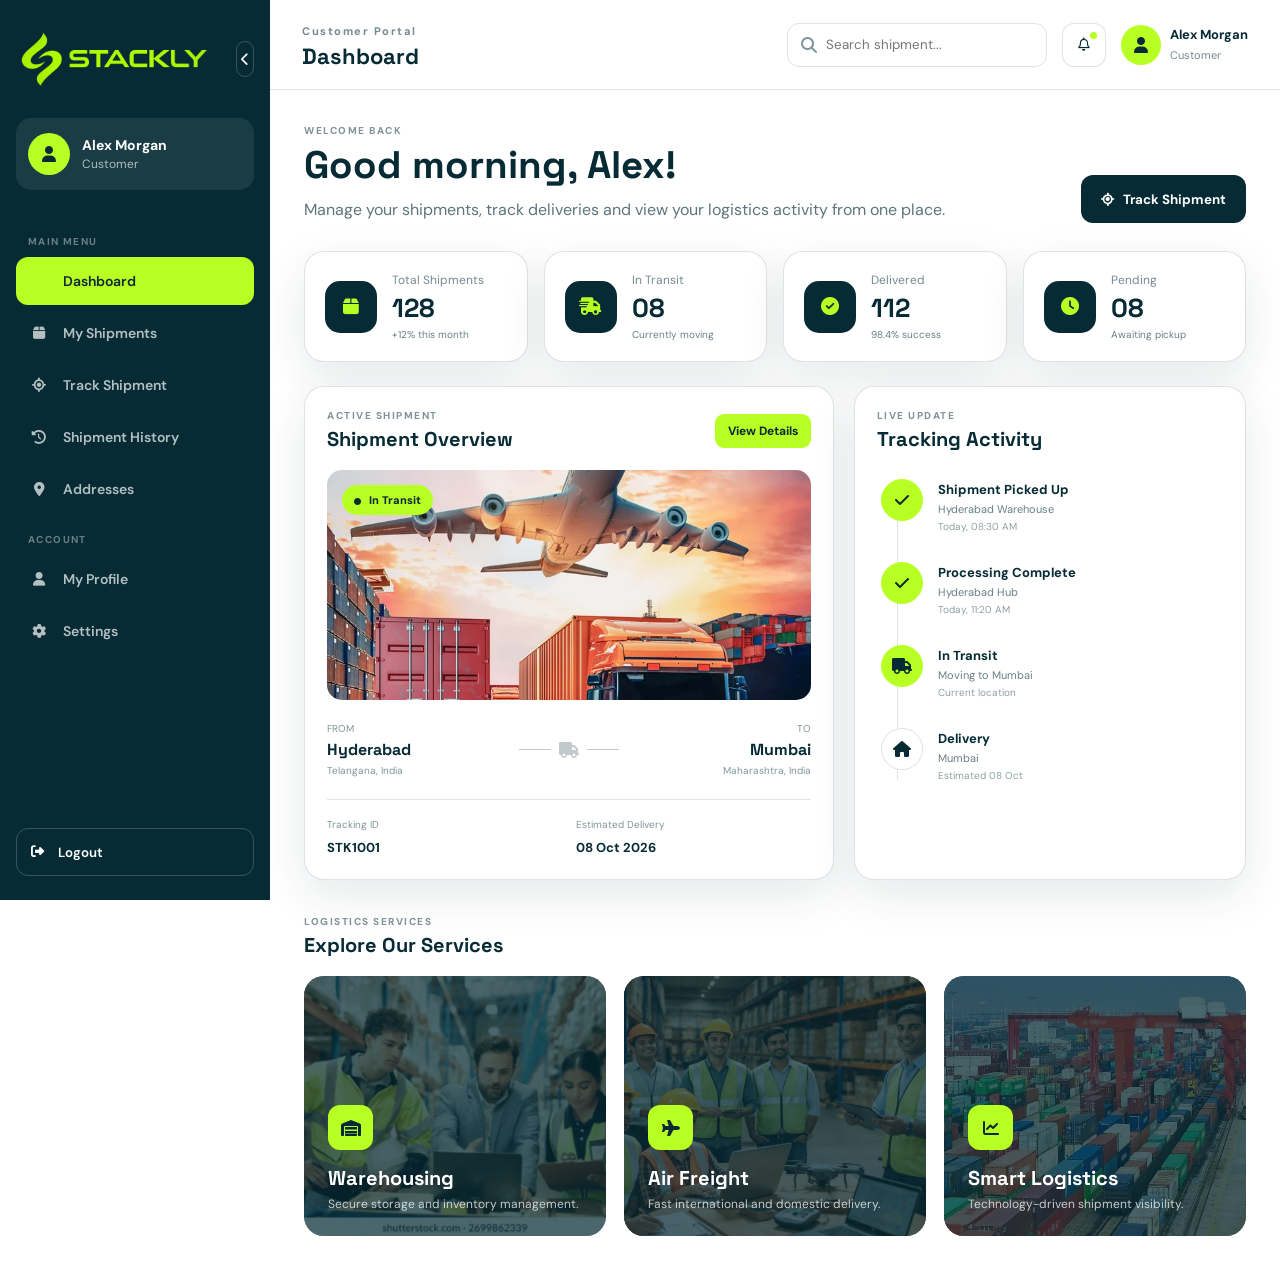
<file: customer.html>
<!DOCTYPE html>
<html lang="en">

<head>

    <meta charset="UTF-8">
    <meta name="viewport" content="width=device-width, initial-scale=1.0">

    <title>Customer Dashboard | Stackly Logistics</title>

    <!-- GOOGLE FONTS -->
    <link rel="preconnect" href="https://fonts.googleapis.com">
    <link rel="preconnect" href="https://fonts.gstatic.com" crossorigin>

    <link
        href="https://fonts.googleapis.com/css2?family=DM+Sans:wght@400;500;600;700&family=Space+Grotesk:wght@500;600;700&display=swap"
        rel="stylesheet">

    <!-- FONT AWESOME -->
    <link
        rel="stylesheet"
        href="https://cdnjs.cloudflare.com/ajax/libs/font-awesome/6.5.2/css/all.min.css">

    <!-- AOS -->
    <link
        rel="stylesheet"
        href="https://unpkg.com/aos@2.3.4/dist/aos.css">

    <!-- CUSTOMER CSS -->
    <link rel="stylesheet" href="css/customer.css">

</head>

<body>

<!-- =========================================================
     PRELOADER
========================================================= -->

<div class="preloader" id="preloader">
    <div class="loader"></div>
</div>


<!-- =========================================================
     MOBILE OVERLAY
========================================================= -->

<div class="sidebar-overlay" id="sidebarOverlay"></div>


<!-- =========================================================
     SIDEBAR
========================================================= -->

<aside class="sidebar" id="sidebar">

    <div class="sidebar-top">

        <!-- LOGO -->

        <a
            href="#overview"
            class="logo"
            aria-label="Stackly Logistics Home">

            <div class="logo-image">

                <img
                    src="./assets/image.webp"
                    alt="Stackly Logistics Logo"
                    loading="eager"
                    onerror="this.style.display='none';">

            </div>

        </a>


        <!-- COLLAPSE -->

        <button
            class="sidebar-collapse"
            id="sidebarCollapse"
            type="button"
            title="Collapse sidebar"
            aria-label="Collapse sidebar">

            <i class="fa-solid fa-chevron-left"></i>

        </button>

    </div>


    <!-- CUSTOMER PROFILE -->

    <div class="customer-profile">

        <div class="profile-image">
            <i class="fa-solid fa-user"></i>
        </div>

        <div class="profile-info">

            <strong>Alex Morgan</strong>

            <span>Customer</span>

        </div>

    </div>


    <!-- SIDEBAR NAV -->

    <nav class="sidebar-nav">

        <p class="nav-label">
            MAIN MENU
        </p>


        <a
            href="#overview"
            class="sidebar-link active"
            data-section="overview">

            <i class="fa-solid fa-grid-2"></i>

            <span>
                Dashboard
            </span>

        </a>


        <a
            href="#shipments"
            class="sidebar-link"
            data-section="shipments">

            <i class="fa-solid fa-box"></i>

            <span>
                My Shipments
            </span>

        </a>


        <a
            href="#tracking"
            class="sidebar-link"
            data-section="tracking">

            <i class="fa-solid fa-location-crosshairs"></i>

            <span>
                Track Shipment
            </span>

        </a>


        <a
            href="#history"
            class="sidebar-link"
            data-section="history">

            <i class="fa-solid fa-clock-rotate-left"></i>

            <span>
                Shipment History
            </span>

        </a>


        <a
            href="#addresses"
            class="sidebar-link"
            data-section="addresses">

            <i class="fa-solid fa-location-dot"></i>

            <span>
                Addresses
            </span>

        </a>


        <p class="nav-label">
            ACCOUNT
        </p>


        <a
            href="#profile"
            class="sidebar-link"
            data-section="profile">

            <i class="fa-solid fa-user"></i>

            <span>
                My Profile
            </span>

        </a>


        <a
            href="#settings"
            class="sidebar-link"
            data-section="settings">

            <i class="fa-solid fa-gear"></i>

            <span>
                Settings
            </span>

        </a>

    </nav>


    <!-- LOGOUT -->

    <button
        class="logout-btn"
        id="logoutBtn"
        type="button"
        title="Logout"
        aria-label="Logout">

        <i class="fa-solid fa-right-from-bracket"></i>

        <span>
            Logout
        </span>

    </button>

</aside>


<!-- =========================================================
     MAIN CONTENT
========================================================= -->

<main
    class="main-content"
    id="mainContent">


    <!-- =====================================================
         TOPBAR
    ====================================================== -->

    <header class="topbar">


        <!-- MOBILE MENU -->

        <button
            class="mobile-menu"
            id="mobileMenu"
            type="button"
            title="Open menu"
            aria-label="Open menu"
            aria-expanded="false">

            <i class="fa-solid fa-bars"></i>

        </button>


        <!-- TITLE -->

        <div class="topbar-title">

            <span>
                Customer Portal
            </span>

            <h1 id="pageTitle">
                Dashboard
            </h1>

        </div>


        <!-- ACTIONS -->

        <div class="topbar-actions">


            <!-- SEARCH -->

            <div class="search-box">

                <i class="fa-solid fa-magnifying-glass"></i>

                <input
                    type="search"
                    id="globalSearch"
                    placeholder="Search shipment..."
                    autocomplete="off">

            </div>


            <!-- NOTIFICATIONS -->

          <button
    class="top-icon"
    type="button"
    title="Notifications"
    aria-label="Notifications"
    onclick="window.location.href='404.html'">

    <i class="fa-regular fa-bell"></i>

    <span class="notification-dot"></span>

</button>


            <!-- PROFILE -->

            <div class="top-profile">

                <div class="top-avatar">

                    <i class="fa-solid fa-user"></i>

                </div>

                <div>

                    <strong>
                        Alex Morgan
                    </strong>

                    <small>
                        Customer
                    </small>

                </div>

            </div>

        </div>

    </header>


    <!-- =====================================================
         DASHBOARD CONTENT
    ====================================================== -->

    <div class="dashboard-content">


        <!-- =================================================
             OVERVIEW
        ================================================== -->

        <section
            class="dashboard-section active-section"
            id="overview"
            data-page="overview">


            <div
                class="welcome-area"
                data-aos="fade-up">

                <div>

                    <span class="section-kicker">
                        WELCOME BACK
                    </span>

                    <h2>
                        Good morning, Alex!
                    </h2>

                    <p>
                        Manage your shipments, track deliveries
                        and view your logistics activity from one place.
                    </p>

                </div>


                <button
                    type="button"
                    class="primary-btn section-trigger"
                    data-target="tracking">

                    <i class="fa-solid fa-location-crosshairs"></i>

                    Track Shipment

                </button>

            </div>


            <!-- STATS -->

            <div class="stats-grid">


                <div
                    class="stat-card"
                    data-aos="fade-up"
                    data-aos-delay="100">

                    <div class="stat-icon">
                        <i class="fa-solid fa-box"></i>
                    </div>

                    <div>

                        <span>
                            Total Shipments
                        </span>

                        <strong>
                            128
                        </strong>

                        <small>
                            +12% this month
                        </small>

                    </div>

                </div>


                <div
                    class="stat-card"
                    data-aos="fade-up"
                    data-aos-delay="150">

                    <div class="stat-icon">
                        <i class="fa-solid fa-truck-fast"></i>
                    </div>

                    <div>

                        <span>
                            In Transit
                        </span>

                        <strong>
                            08
                        </strong>

                        <small>
                            Currently moving
                        </small>

                    </div>

                </div>


                <div
                    class="stat-card"
                    data-aos="fade-up"
                    data-aos-delay="200">

                    <div class="stat-icon">
                        <i class="fa-solid fa-circle-check"></i>
                    </div>

                    <div>

                        <span>
                            Delivered
                        </span>

                        <strong>
                            112
                        </strong>

                        <small>
                            98.4% success
                        </small>

                    </div>

                </div>


                <div
                    class="stat-card"
                    data-aos="fade-up"
                    data-aos-delay="250">

                    <div class="stat-icon">
                        <i class="fa-solid fa-clock"></i>
                    </div>

                    <div>

                        <span>
                            Pending
                        </span>

                        <strong>
                            08
                        </strong>

                        <small>
                            Awaiting pickup
                        </small>

                    </div>

                </div>

            </div>


            <!-- DASHBOARD GRID -->

            <div class="dashboard-grid">


                <!-- ACTIVE SHIPMENT -->

                <div
                    class="dashboard-card shipment-overview"
                    data-aos="fade-right">

                    <div class="card-heading">

                        <div>

                            <span>
                                ACTIVE SHIPMENT
                            </span>

                            <h3>
                                Shipment Overview
                            </h3>

                        </div>


                        <button
                            type="button"
                            class="small-btn section-trigger"
                            data-target="tracking">

                            View Details

                        </button>

                    </div>


                    <div class="shipment-image">

                        <img
                            src="assets/image1.webp"
                            alt="Global logistics transportation">

                        <div class="shipment-status">

                            <i class="fa-solid fa-circle"></i>

                            In Transit

                        </div>

                    </div>


                    <div class="shipment-route">


                        <div class="route-point">

                            <span>
                                FROM
                            </span>

                            <strong>
                                Hyderabad
                            </strong>

                            <small>
                                Telangana, India
                            </small>

                        </div>


                        <div class="route-line">

                            <i class="fa-solid fa-truck"></i>

                        </div>


                        <div class="route-point destination">

                            <span>
                                TO
                            </span>

                            <strong>
                                Mumbai
                            </strong>

                            <small>
                                Maharashtra, India
                            </small>

                        </div>

                    </div>


                    <div class="shipment-meta">

                        <div>

                            <span>
                                Tracking ID
                            </span>

                            <strong>
                                STK1001
                            </strong>

                        </div>


                        <div>

                            <span>
                                Estimated Delivery
                            </span>

                            <strong>
                                08 Oct 2026
                            </strong>

                        </div>

                    </div>

                </div>


                <!-- TRACKING ACTIVITY -->

                <div
                    class="dashboard-card"
                    data-aos="fade-left">

                    <div class="card-heading">

                        <div>

                            <span>
                                LIVE UPDATE
                            </span>

                            <h3>
                                Tracking Activity
                            </h3>

                        </div>

                    </div>


                    <div class="timeline">


                        <div class="timeline-item completed">

                            <div class="timeline-icon">
                                <i class="fa-solid fa-check"></i>
                            </div>

                            <div>

                                <strong>
                                    Shipment Picked Up
                                </strong>

                                <span>
                                    Hyderabad Warehouse
                                </span>

                                <small>
                                    Today, 08:30 AM
                                </small>

                            </div>

                        </div>


                        <div class="timeline-item completed">

                            <div class="timeline-icon">
                                <i class="fa-solid fa-check"></i>
                            </div>

                            <div>

                                <strong>
                                    Processing Complete
                                </strong>

                                <span>
                                    Hyderabad Hub
                                </span>

                                <small>
                                    Today, 11:20 AM
                                </small>

                            </div>

                        </div>


                        <div class="timeline-item current">

                            <div class="timeline-icon">
                                <i class="fa-solid fa-truck"></i>
                            </div>

                            <div>

                                <strong>
                                    In Transit
                                </strong>

                                <span>
                                    Moving to Mumbai
                                </span>

                                <small>
                                    Current location
                                </small>

                            </div>

                        </div>


                        <div class="timeline-item">

                            <div class="timeline-icon">
                                <i class="fa-solid fa-house"></i>
                            </div>

                            <div>

                                <strong>
                                    Delivery
                                </strong>

                                <span>
                                    Mumbai
                                </span>

                                <small>
                                    Estimated 08 Oct
                                </small>

                            </div>

                        </div>

                    </div>

                </div>

            </div>


            <!-- SERVICES -->

            <div
                class="section-heading"
                data-aos="fade-up">

                <div>

                    <span>
                        LOGISTICS SERVICES
                    </span>

                    <h3>
                        Explore Our Services
                    </h3>

                </div>

            </div>


            <div class="service-grid">


                <article
                    class="service-card"
                    data-aos="fade-up">

                    <img
                        src="assets/image2.webp"
                        alt="Warehouse logistics">

                    <div class="service-card-content">

                        <i class="fa-solid fa-warehouse"></i>

                        <h3>
                            Warehousing
                        </h3>

                        <p>
                            Secure storage and inventory management.
                        </p>

                    </div>

                </article>


                <article
                    class="service-card"
                    data-aos="fade-up"
                    data-aos-delay="100">

                    <img
                        src="assets/image3.webp"
                        alt="Cargo transportation">

                    <div class="service-card-content">

                        <i class="fa-solid fa-plane"></i>

                        <h3>
                            Air Freight
                        </h3>

                        <p>
                            Fast international and domestic delivery.
                        </p>

                    </div>

                </article>


                <article
                    class="service-card"
                    data-aos="fade-up"
                    data-aos-delay="200">

                    <img
                        src="assets/image4.webp"
                        alt="Logistics dashboard">

                    <div class="service-card-content">

                        <i class="fa-solid fa-chart-line"></i>

                        <h3>
                            Smart Logistics
                        </h3>

                        <p>
                            Technology-driven shipment visibility.
                        </p>

                    </div>

                </article>

            </div>

        </section>


        <!-- =================================================
             SHIPMENTS
        ================================================== -->

        <section
            class="dashboard-section"
            id="shipments"
            data-page="shipments">

            <div
                class="page-heading"
                data-aos="fade-up">

                <span>
                    SHIPMENTS
                </span>

                <h2>
                    My Shipments
                </h2>

                <p>
                    View and manage all your active shipments.
                </p>

            </div>


            <div class="shipment-cards">


                <div
                    class="shipment-list-card"
                    data-aos="fade-up">

                    <div class="shipment-list-image">

                        <img
                            src="assets/image1.webp"
                            alt="Shipment">

                    </div>


                    <div class="shipment-list-info">

                        <div class="status-badge">
                            In Transit
                        </div>

                        <h3>
                            STK1001
                        </h3>

                        <p>
                            Hyderabad → Mumbai
                        </p>

                        <span>
                            Expected: 08 Oct 2026
                        </span>

                    </div>


                    <button
                        class="view-track-btn"
                        type="button"
                        data-track="STK1001">

                        Track

                    </button>

                </div>


                <div
                    class="shipment-list-card"
                    data-aos="fade-up"
                    data-aos-delay="100">

                    <div class="shipment-list-image">

                        <img
                            src="assets/image2.webp"
                            alt="Shipment">

                    </div>


                    <div class="shipment-list-info">

                        <div class="status-badge">
                            In Transit
                        </div>

                        <h3>
                            STK1002
                        </h3>

                        <p>
                            Chennai → Bangalore
                        </p>

                        <span>
                            Expected: 09 Oct 2026
                        </span>

                    </div>


                    <button
                        class="view-track-btn"
                        type="button"
                        data-track="STK1002">

                        Track

                    </button>

                </div>


                <div
                    class="shipment-list-card"
                    data-aos="fade-up"
                    data-aos-delay="200">

                    <div class="shipment-list-image">

                        <img
                            src="assets/image3.webp"
                            alt="Shipment">

                    </div>


                    <div class="shipment-list-info">

                        <div class="status-badge delivered">
                            Delivered
                        </div>

                        <h3>
                            STK1003
                        </h3>

                        <p>
                            Delhi → Hyderabad
                        </p>

                        <span>
                            Delivered: 04 Oct 2026
                        </span>

                    </div>


                    <button
                        class="view-track-btn"
                        type="button"
                        data-track="STK1003">

                        View

                    </button>

                </div>

            </div>

        </section>


        <!-- =================================================
             TRACKING
        ================================================== -->

        <section
            class="dashboard-section"
            id="tracking"
            data-page="tracking">

            <div
                class="page-heading"
                data-aos="fade-up">

                <span>
                    TRACKING
                </span>

                <h2>
                    Track Your Shipment
                </h2>

                <p>
                    Enter your tracking number to see the latest shipment status.
                </p>

            </div>


            <div
                class="tracking-panel"
                data-aos="zoom-in">


                <div class="tracking-visual">

                    <img
                        src="assets/image10.webp"
                        alt="Logistics network">

                </div>


                <div class="tracking-content">

                    <span>
                        REAL-TIME TRACKING
                    </span>

                    <h3>
                        Where is your shipment?
                    </h3>


                    <form
                        id="trackingForm"
                        novalidate>

                        <div class="tracking-input">

                            <i class="fa-solid fa-box"></i>

                            <input
                                type="text"
                                id="trackingNumber"
                                placeholder="Enter tracking ID e.g. STK1001"
                                autocomplete="off">

                            <button
                                type="submit"
                                id="trackingButton">

                                Track

                            </button>

                        </div>

                    </form>


                    <div
                        class="tracking-message"
                        id="trackingMessage"
                        aria-live="polite">
                    </div>


                    <div class="quick-tracking">

                        <button
                            type="button"
                            data-track="STK1001">
                            STK1001
                        </button>

                        <button
                            type="button"
                            data-track="STK1002">
                            STK1002
                        </button>

                        <button
                            type="button"
                            data-track="STK1003">
                            STK1003
                        </button>

                    </div>

                </div>

            </div>

        </section>


        <!-- =================================================
             HISTORY
        ================================================== -->

        <section
            class="dashboard-section"
            id="history"
            data-page="history">

            <div
                class="page-heading"
                data-aos="fade-up">

                <span>
                    HISTORY
                </span>

                <h2>
                    Shipment History
                </h2>

                <p>
                    Review your completed and previous shipments.
                </p>

            </div>


            <div
                class="history-table-wrapper"
                data-aos="fade-up">

                <table class="shipment-table">

                    <thead>

                        <tr>

                            <th>
                                Tracking ID
                            </th>

                            <th>
                                Route
                            </th>

                            <th>
                                Date
                            </th>

                            <th>
                                Service
                            </th>

                            <th>
                                Status
                            </th>

                            <th>
                                Action
                            </th>

                        </tr>

                    </thead>


                    <tbody>


                        <tr>

                            <td>
                                <strong>
                                    STK1003
                                </strong>
                            </td>

                            <td>
                                Delhi → Hyderabad
                            </td>

                            <td>
                                04 Oct 2026
                            </td>

                            <td>
                                Express
                            </td>

                            <td>
                                <span class="table-status delivered">
                                    Delivered
                                </span>
                            </td>

                            <td>

                                <button
                                    class="table-action view-shipment"
                                    type="button"
                                    title="View shipment"
                                    aria-label="View shipment">

                                    <i class="fa-solid fa-eye"></i>

                                </button>

                            </td>

                        </tr>


                        <tr>

                            <td>
                                <strong>
                                    STK0998
                                </strong>
                            </td>

                            <td>
                                Mumbai → Pune
                            </td>

                            <td>
                                29 Sep 2026
                            </td>

                            <td>
                                Road Freight
                            </td>

                            <td>
                                <span class="table-status delivered">
                                    Delivered
                                </span>
                            </td>

                            <td>

                                <button
                                    class="table-action view-shipment"
                                    type="button"
                                    title="View shipment"
                                    aria-label="View shipment">

                                    <i class="fa-solid fa-eye"></i>

                                </button>

                            </td>

                        </tr>


                        <tr>

                            <td>
                                <strong>
                                    STK0992
                                </strong>
                            </td>

                            <td>
                                Chennai → Kochi
                            </td>

                            <td>
                                24 Sep 2026
                            </td>

                            <td>
                                Air Freight
                            </td>

                            <td>
                                <span class="table-status delivered">
                                    Delivered
                                </span>
                            </td>

                            <td>

                                <button
                                    class="table-action view-shipment"
                                    type="button"
                                    title="View shipment"
                                    aria-label="View shipment">

                                    <i class="fa-solid fa-eye"></i>

                                </button>

                            </td>

                        </tr>


                        <tr>

                            <td>
                                <strong>
                                    STK0986
                                </strong>
                            </td>

                            <td>
                                Bangalore → Delhi
                            </td>

                            <td>
                                18 Sep 2026
                            </td>

                            <td>
                                Express
                            </td>

                            <td>
                                <span class="table-status delivered">
                                    Delivered
                                </span>
                            </td>

                            <td>

                                <button
                                    class="table-action view-shipment"
                                    type="button"
                                    title="View shipment"
                                    aria-label="View shipment">

                                    <i class="fa-solid fa-eye"></i>

                                </button>

                            </td>

                        </tr>


                    </tbody>

                </table>

            </div>

        </section>


        <!-- =================================================
             ADDRESSES
        ================================================== -->

        <section
            class="dashboard-section"
            id="addresses"
            data-page="addresses">

            <div
                class="page-heading"
                data-aos="fade-up">

                <span>
                    ADDRESSES
                </span>

                <h2>
                    Saved Addresses
                </h2>

                <p>
                    Manage your pickup and delivery locations.
                </p>

            </div>


            <div class="address-grid">


                <div
                    class="address-card"
                    data-aos="fade-up">

                    <div class="address-top">

                        <span>
                            DEFAULT PICKUP
                        </span>

                        <i class="fa-solid fa-house"></i>

                    </div>

                    <h3>
                        Hyderabad Office
                    </h3>

                    <p>
                        Stackly Logistics<br>
                        Hitech City, Hyderabad<br>
                        Telangana, India
                    </p>

                   <button
    type="button"
    class="address-action"
    onclick="window.location.href='404.html'">

    Edit Address

</button>

                </div>


                <div
                    class="address-card"
                    data-aos="fade-up"
                    data-aos-delay="100">

                    <div class="address-top">

                        <span>
                            DELIVERY
                        </span>

                        <i class="fa-solid fa-location-dot"></i>

                    </div>

                    <h3>
                        Mumbai Warehouse
                    </h3>

                    <p>
                        Stackly Distribution Center<br>
                        Andheri East, Mumbai<br>
                        Maharashtra, India
                    </p>

                    <button
    type="button"
    class="address-action"
    onclick="window.location.href='404.html'">

    Edit Address

</button>

                </div>


                <div
                    class="address-card add-address"
                    data-aos="fade-up"
                    data-aos-delay="200">

                    <i class="fa-solid fa-plus"></i>

                    <h3>
                        Add New Address
                    </h3>

                    <p>
                        Create another pickup or delivery address.
                    </p>

                 
                    <button
    type="button"
    class="address-action"
    onclick="window.location.href='404.html'">

    Edit Address

</button>
                </div>

            </div>

        </section>


        <!-- =================================================
             PROFILE
        ================================================== -->

        <section
            class="dashboard-section"
            id="profile"
            data-page="profile">

            <div
                class="page-heading"
                data-aos="fade-up">

                <span>
                    ACCOUNT
                </span>

                <h2>
                    My Profile
                </h2>

                <p>
                    View and update your customer information.
                </p>

            </div>


            <div
                class="profile-panel"
                data-aos="fade-up">


                <div class="large-avatar">

                    <i class="fa-solid fa-user"></i>

                </div>


                <div class="profile-form">


                    <div class="form-group">

                        <label>
                            Full Name
                        </label>

                        <input
                            type="text"
                            value="Alex Morgan">

                    </div>


                    <div class="form-group">

                        <label>
                            Email Address
                        </label>

                        <input
                            type="email"
                            value="alex@example.com">

                    </div>


                    <div class="form-group">

                        <label>
                            Phone Number
                        </label>

                        <input
                            type="tel"
                            value="+91 90000 00000">

                    </div>


                    <div class="form-group">

                        <label>
                            Customer ID
                        </label>

                        <input
                            type="text"
                            value="STK-CUS-1001"
                            readonly>

                    </div>


                    <button
                        class="primary-btn"
                        type="button">

                        Save Changes

                    </button>

                </div>

            </div>

        </section>


        <!-- =================================================
             SETTINGS
        ================================================== -->

        <section
            class="dashboard-section"
            id="settings"
            data-page="settings">

            <div
                class="page-heading"
                data-aos="fade-up">

                <span>
                    ACCOUNT
                </span>

                <h2>
                    Settings
                </h2>

                <p>
                    Manage your dashboard preferences.
                </p>

            </div>


            <div
                class="settings-card"
                data-aos="fade-up">


                <div class="setting-row">

                    <div>

                        <strong>
                            Email Notifications
                        </strong>

                        <p>
                            Receive shipment updates through email.
                        </p>

                    </div>


                    <label class="switch">

                        <input
                            type="checkbox"
                            checked>

                        <span></span>

                    </label>

                </div>


                <div class="setting-row">

                    <div>

                        <strong>
                            Shipment Alerts
                        </strong>

                        <p>
                            Get alerts when your shipment status changes.
                        </p>

                    </div>


                    <label class="switch">

                        <input
                            type="checkbox"
                            checked>

                        <span></span>

                    </label>

                </div>


                <div class="setting-row">

                    <div>

                        <strong>
                            Marketing Updates
                        </strong>

                        <p>
                            Receive offers and logistics news.
                        </p>

                    </div>


                    <label class="switch">

                        <input type="checkbox">

                        <span></span>

                    </label>

                </div>

            </div>

        </section>


    </div>

</main>


<!-- =========================================================
     AOS JS
========================================================= -->

<script src="https://unpkg.com/aos@2.3.4/dist/aos.js"></script>


<!-- =========================================================
     CUSTOMER JS
========================================================= -->

<script src="js/customer.js"></script>


</body>
</html>
</file>
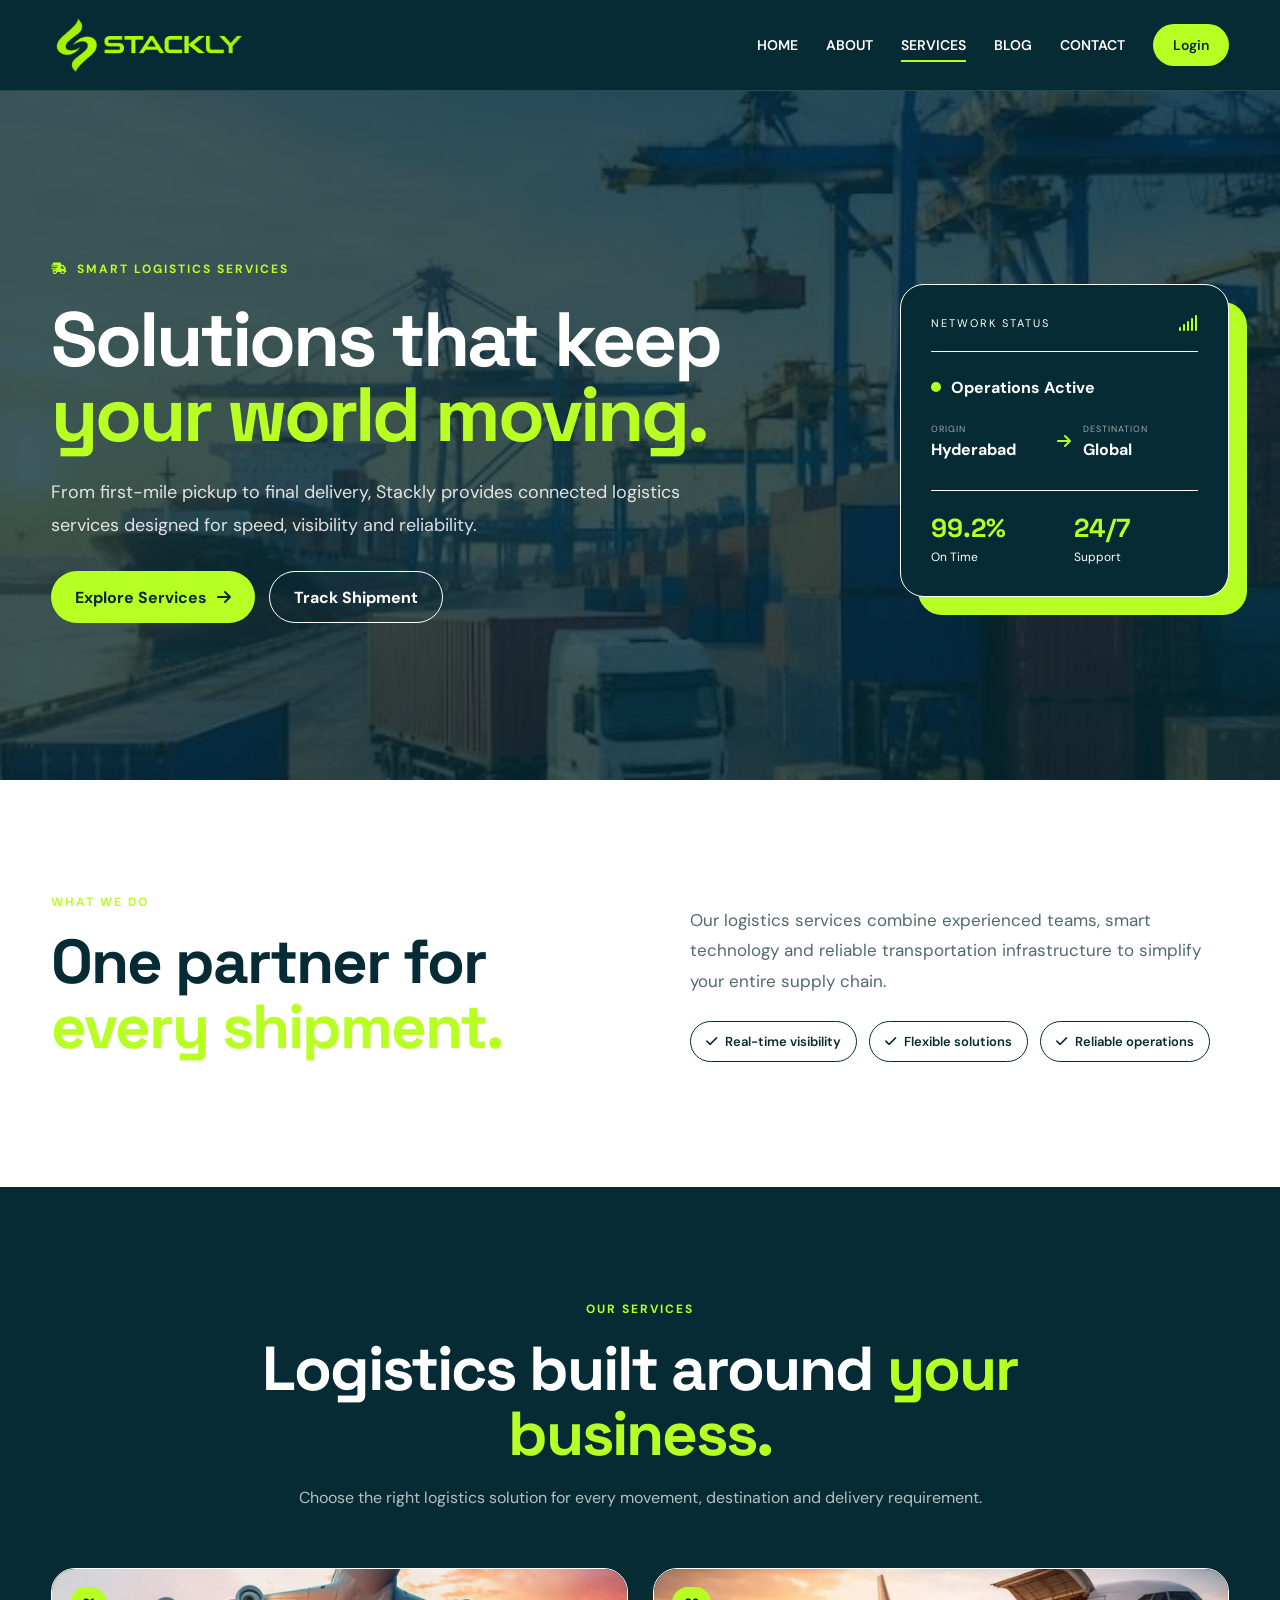
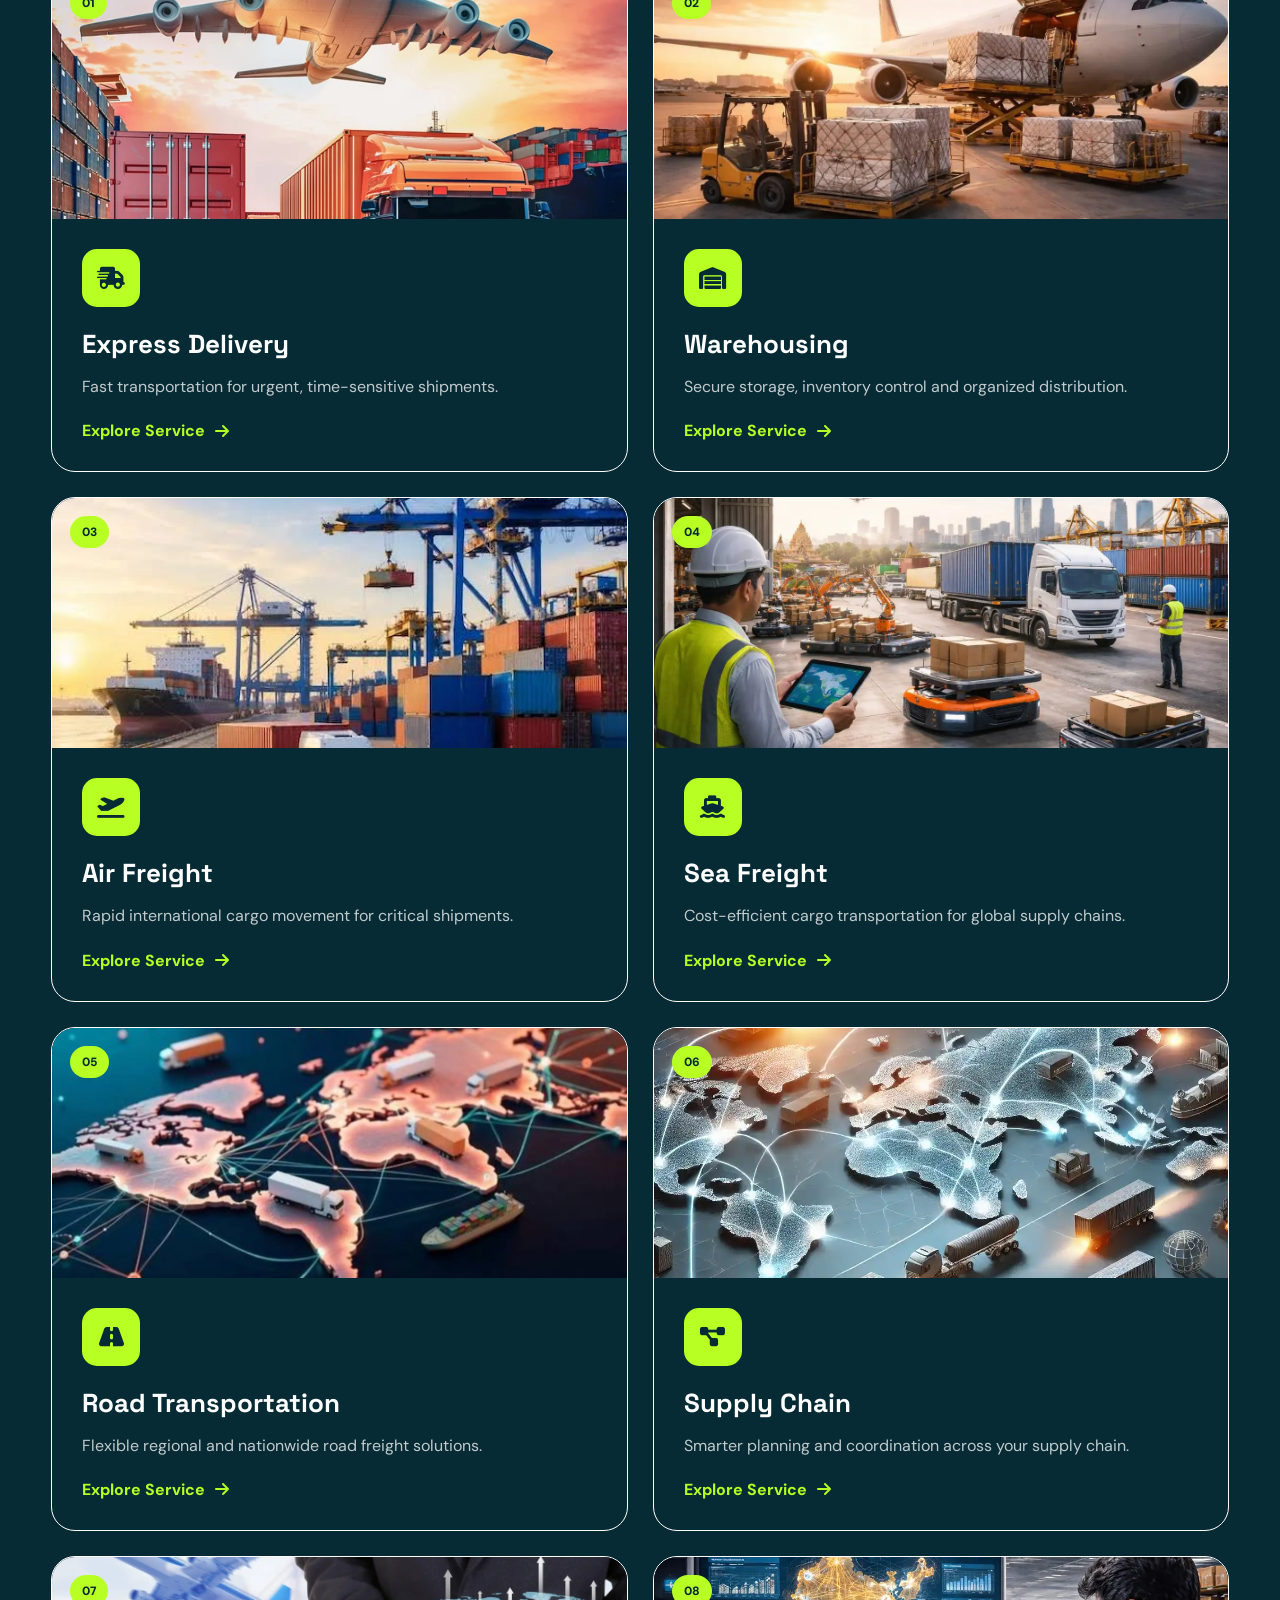
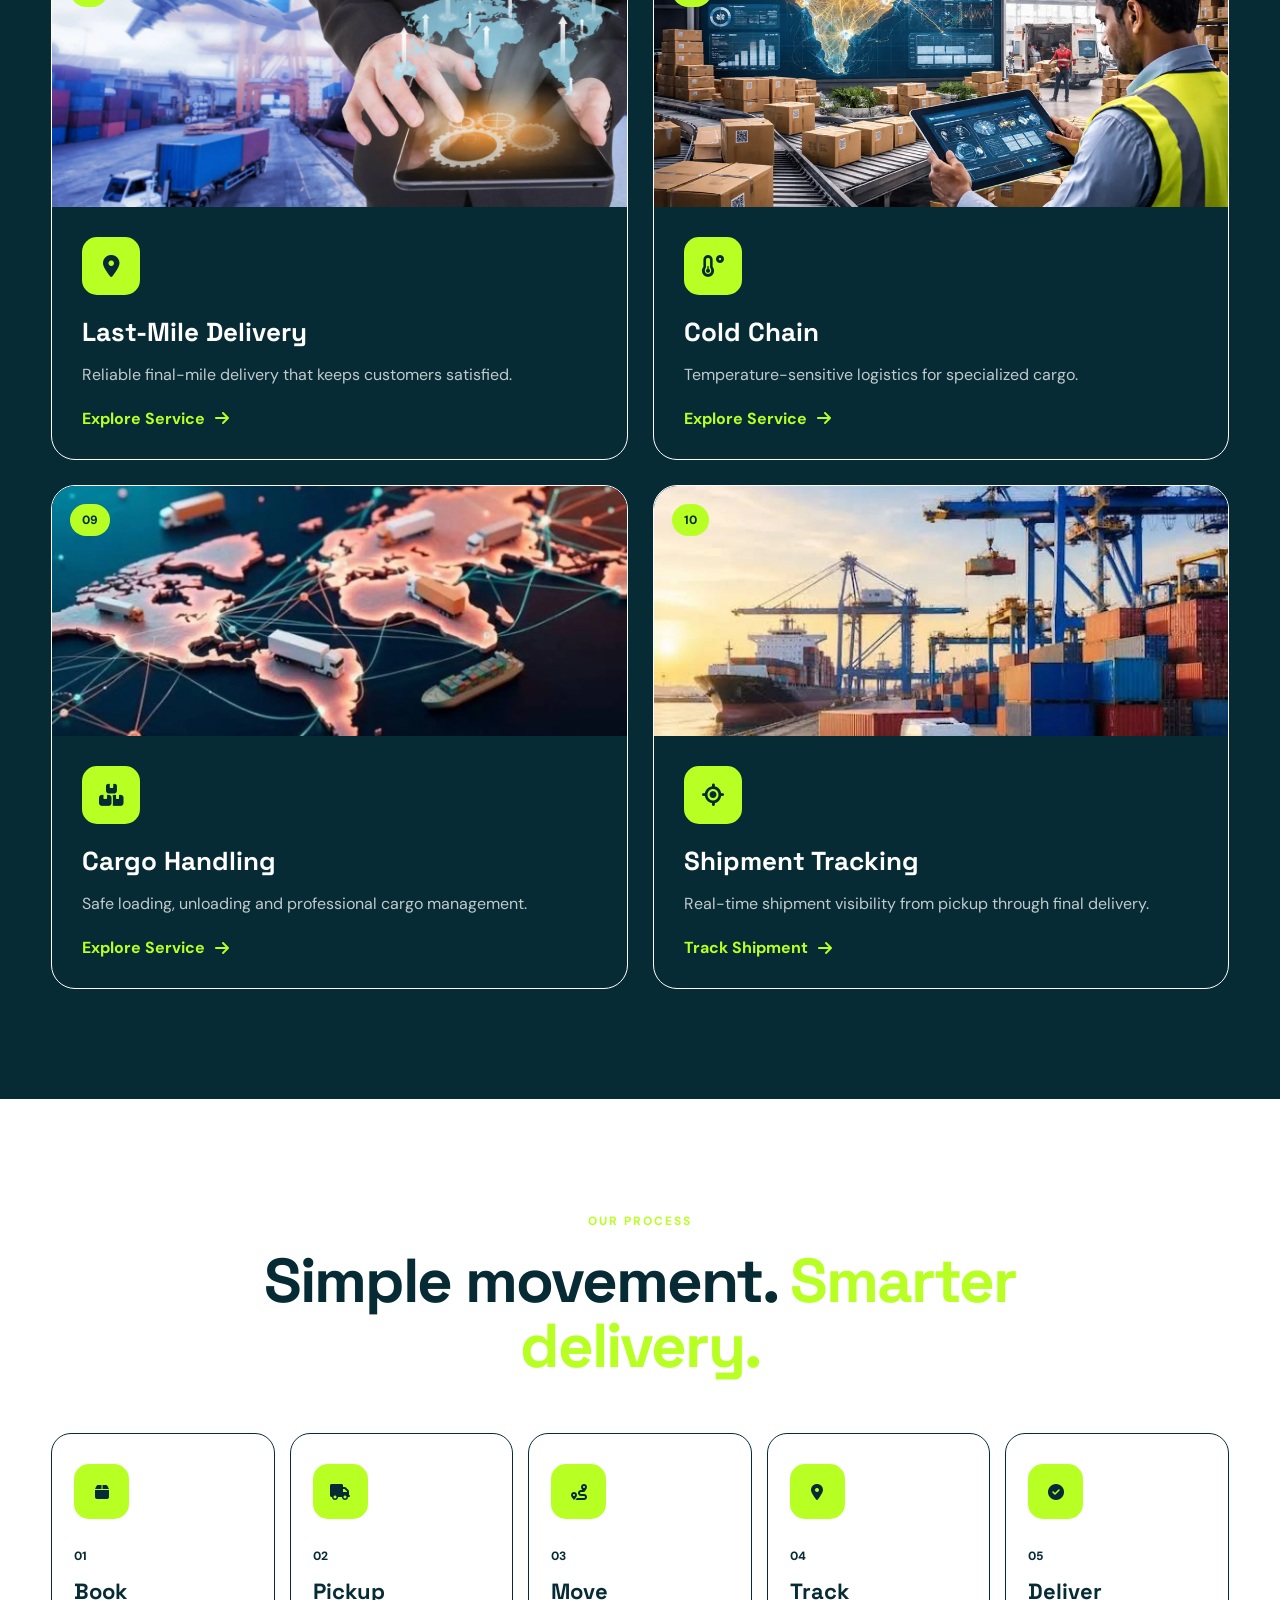
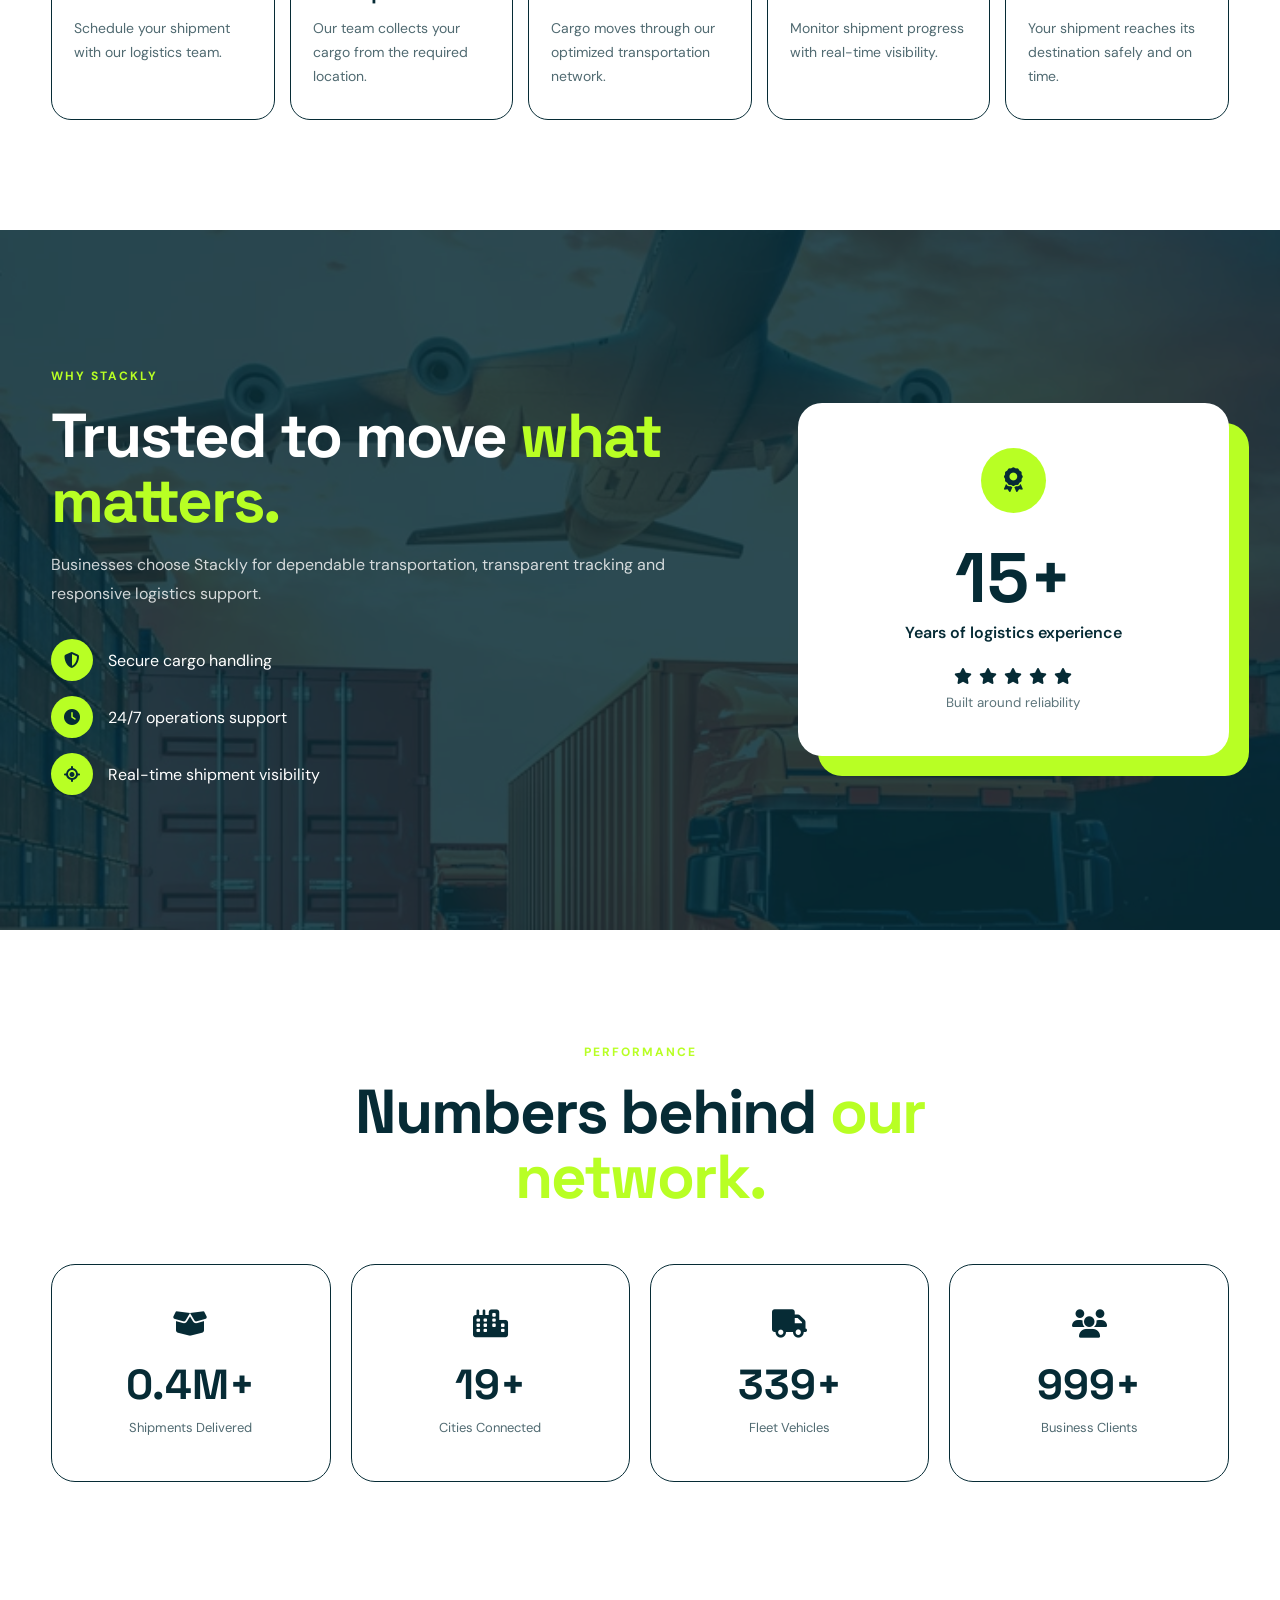
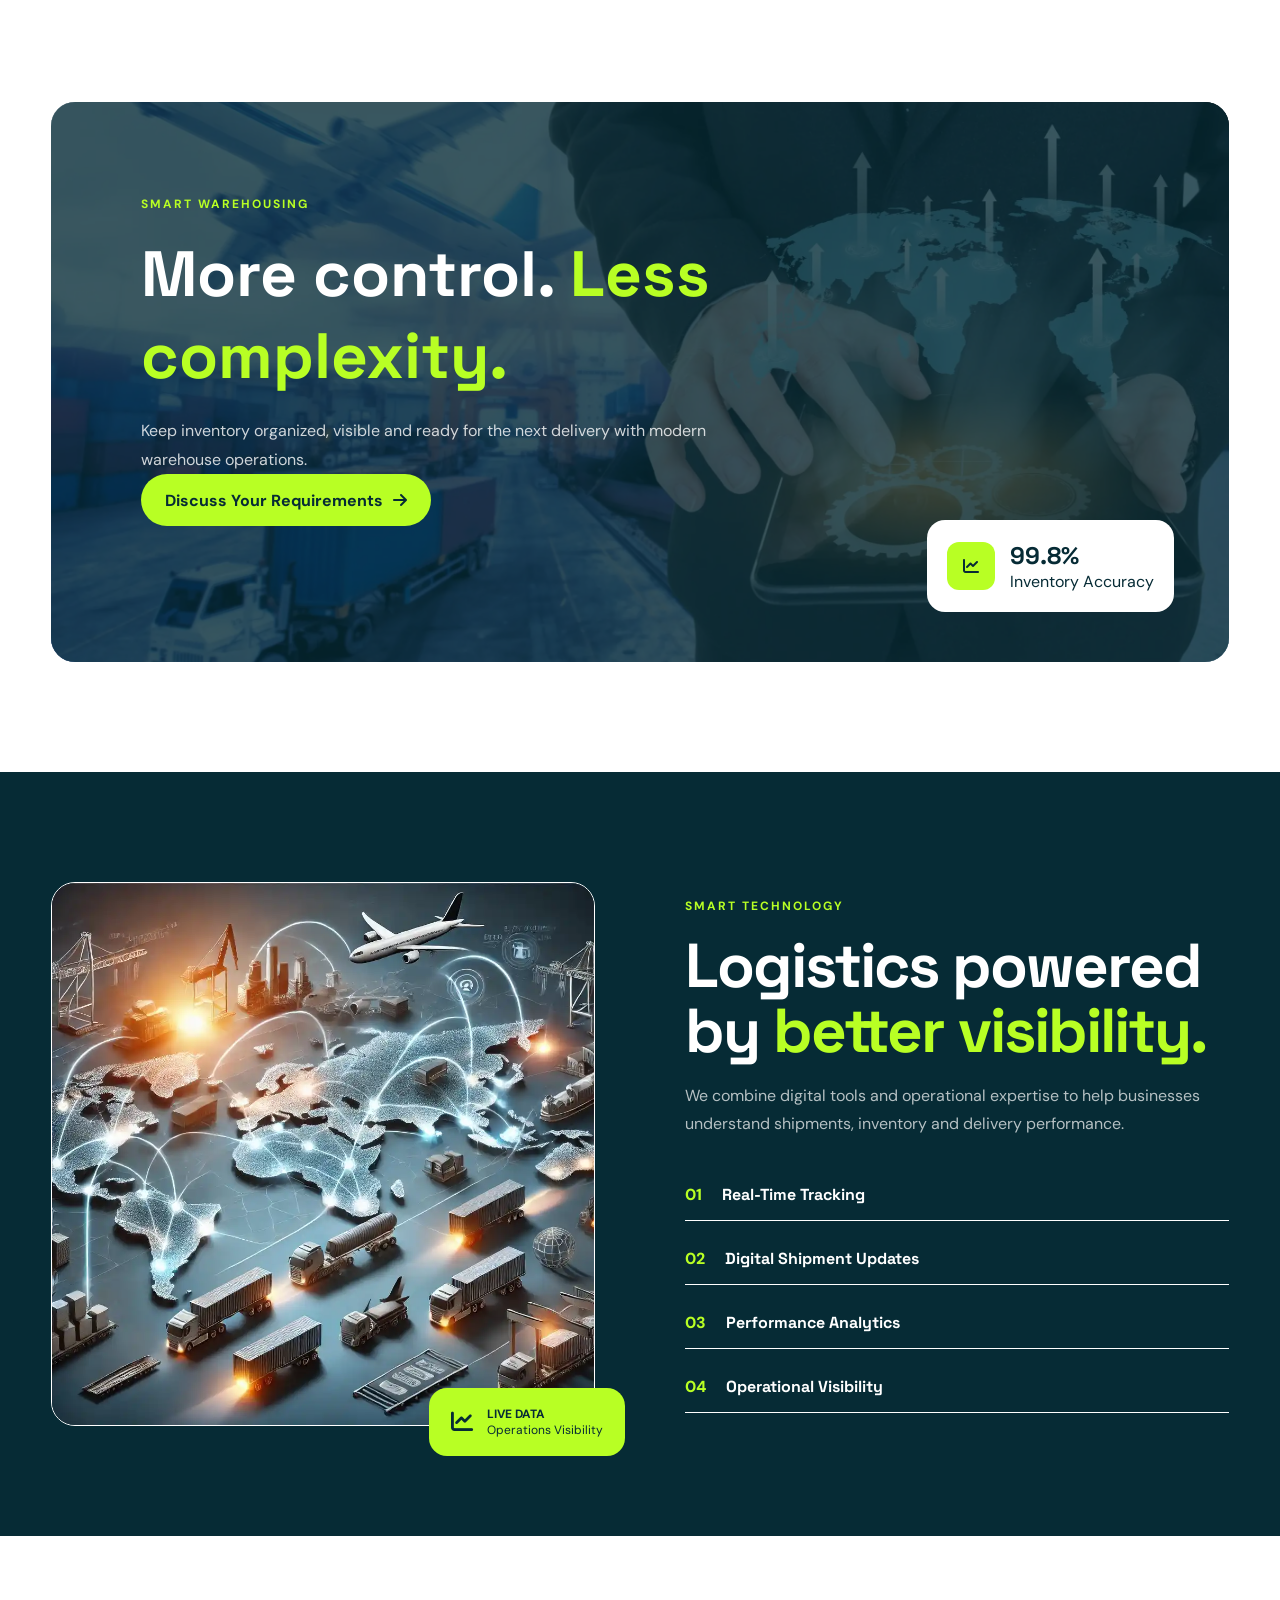
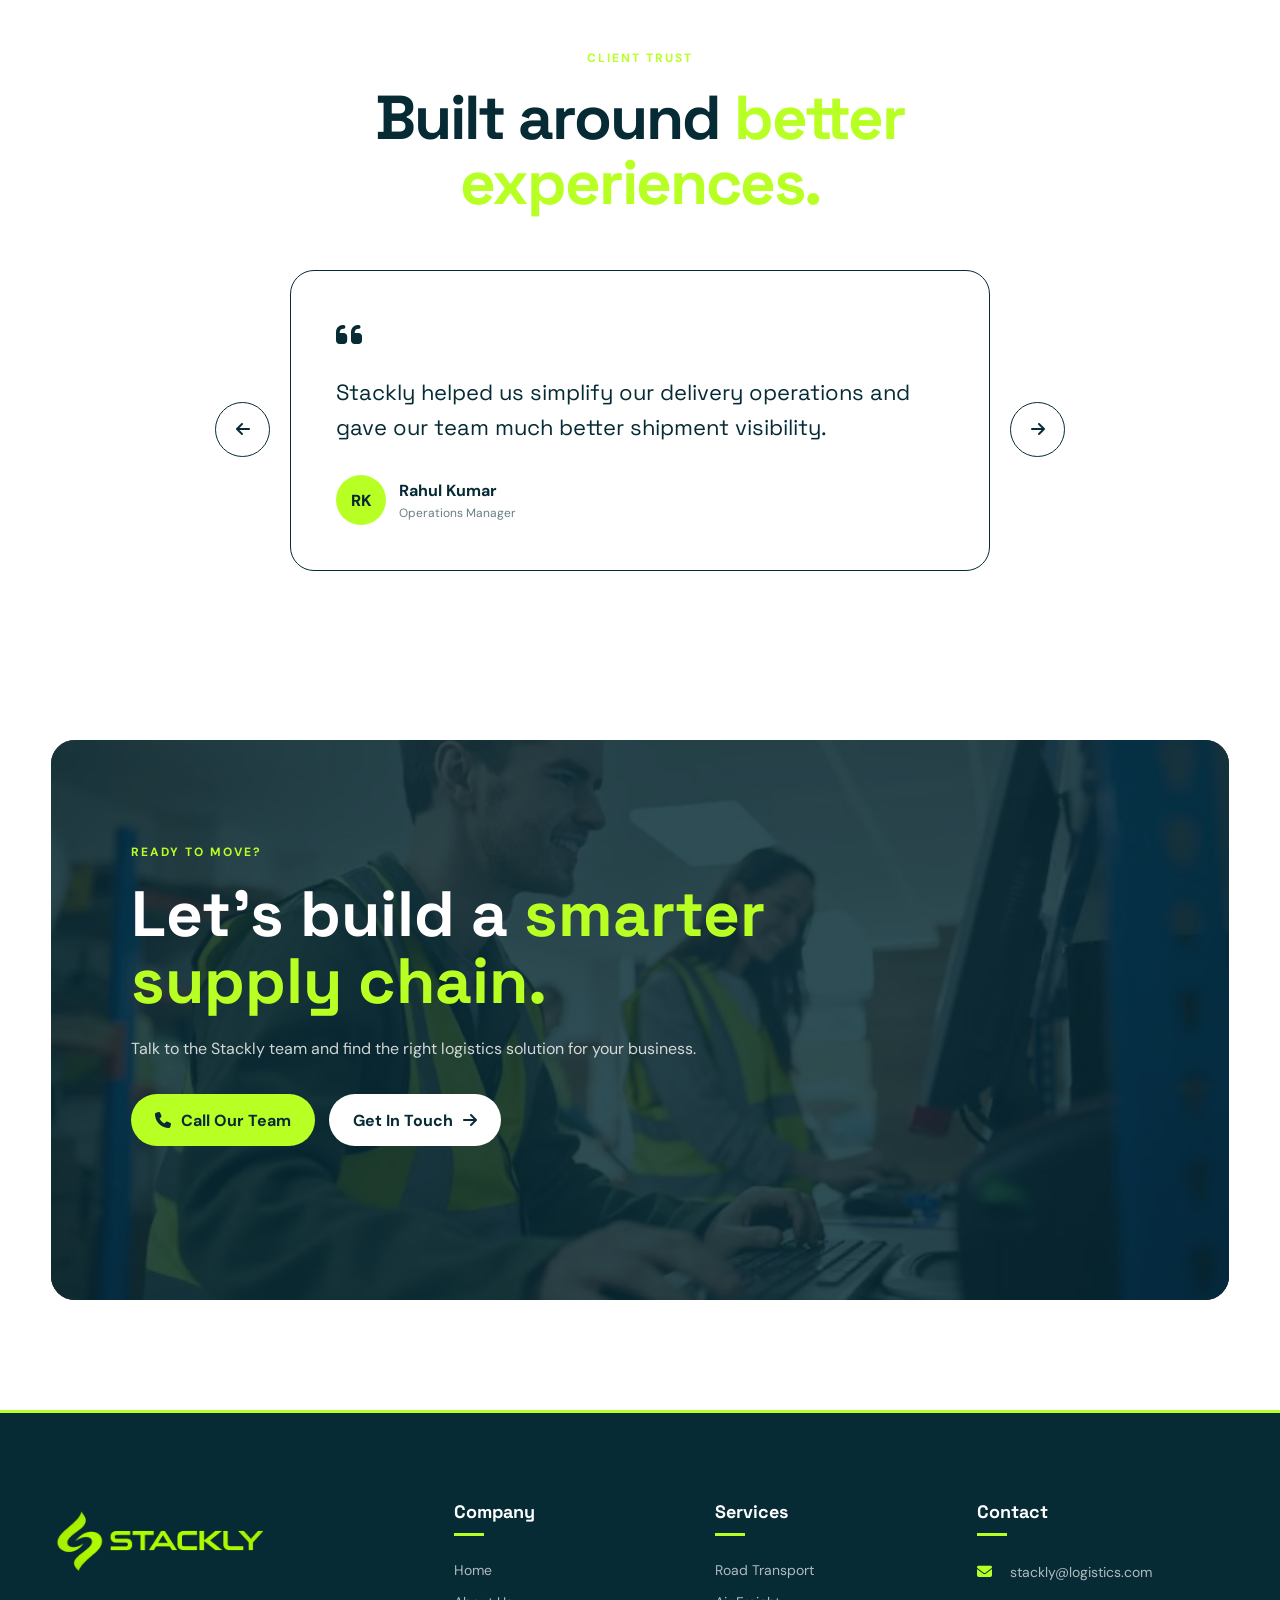
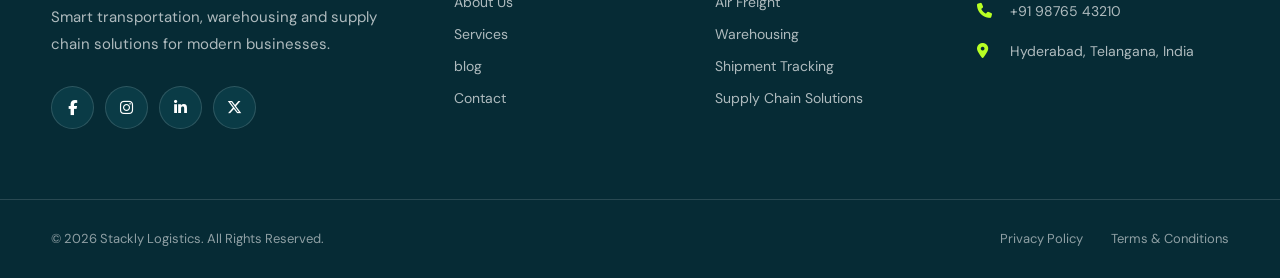
<file: services.html>
<!DOCTYPE html>
<html lang="en">

<head>
    <meta charset="UTF-8">
    <meta name="viewport" content="width=device-width, initial-scale=1.0">

    <meta name="description"
        content="Stackly Logistics services including express delivery, warehousing, air freight, sea freight, tracking and supply chain solutions.">

    <title>Stackly Logistics | Services</title>

    <!-- Google Fonts -->
    <link rel="preconnect" href="https://fonts.googleapis.com">
    <link rel="preconnect" href="https://fonts.gstatic.com" crossorigin>

    <link
        href="https://fonts.googleapis.com/css2?family=DM+Sans:wght@400;500;600;700&family=Space+Grotesk:wght@400;500;600;700&display=swap"
        rel="stylesheet">

    <!-- Font Awesome -->
    <link
        rel="stylesheet"
        href="https://cdnjs.cloudflare.com/ajax/libs/font-awesome/6.5.2/css/all.min.css">

    <!-- AOS -->
    <link
        rel="stylesheet"
        href="https://unpkg.com/aos@2.3.1/dist/aos.css">

    <!-- CSS -->
    <link rel="stylesheet" href="css/services.css">
</head>

<body>

<!-- PRELOADER -->
<div class="preloader" id="preloader">
    <div class="loader-box">
        <div class="loader-truck">
            <i class="fa-solid fa-truck-fast"></i>
        </div>
        <strong>STACKLY</strong>
        <span>LOGISTICS</span>
    </div>
</div>


<!-- HEADER -->
<header class="header" id="header">

    <div class="container header-inner">
<a href="#home" class="logo" aria-label="Stackly Logistics Home">
    <div class="logo-image">
        <img
            src="assets/image.webp"
            alt="Stackly Logistics Logo"
        >
    </div>
</a>


        <nav class="desktop-nav">

            <a href="index.html">HOME</a>
            <a href="about.html">ABOUT</a>
            <a href="services.html" class="active">SERVICES</a>

            <a href="blog.html">BLOG</a>
            <a href="contact.html">CONTACT</a>

            <a href="login.html" class="nav-login">
                Login
            </a>

        </nav>

        <button
            class="menu-button"
            id="menuButton"
            type="button"
            aria-label="Open navigation menu">

            <i class="fa-solid fa-bars"></i>

        </button>

    </div>


    <!-- MOBILE NAV -->
    <div class="mobile-nav" id="mobileNav">

        <a href="index.html">HOME</a>
        <a href="about.html">ABOUT</a>
        <a href="services.html" class="active">SERVICES</a>

        <a href="blog.html">BLOG</a>
        <a href="contact.html">CONTACT</a>
        <a href="login.html">LOGIN</a>

    </div>

</header>


<main>


<!-- =====================================================
SECTION 1 — SERVICES HERO
===================================================== -->

<section class="services-hero">

    <div class="hero-image">

        <img
            src="assets/image11.webp"
            alt="Stackly logistics transportation">

    </div>

    <div class="hero-overlay"></div>

    <div class="container hero-content">

        <div class="hero-copy" data-aos="fade-right">

            <span class="hero-label">
                <i class="fa-solid fa-truck-fast"></i>
                SMART LOGISTICS SERVICES
            </span>

            <h1>
                Solutions that keep
                <span>your world moving.</span>
            </h1>

            <p>
                From first-mile pickup to final delivery,
                Stackly provides connected logistics services
                designed for speed, visibility and reliability.
            </p>

            <div class="hero-buttons">

                <a href="404.html" class="btn-primary">
                    Explore Services
                    <i class="fa-solid fa-arrow-right"></i>
                </a>

                <a href="404.html" class="btn-outline">
                    Track Shipment
                </a>

            </div>

        </div>


        <div class="hero-service-card" data-aos="fade-left">

            <div class="hero-card-top">

                <span>NETWORK STATUS</span>

                <i class="fa-solid fa-signal"></i>

            </div>

            <div class="network-status">

                <span class="status-dot"></span>

                <strong>Operations Active</strong>

            </div>

            <div class="hero-route">

                <div>
                    <small>ORIGIN</small>
                    <strong>Hyderabad</strong>
                </div>

                <i class="fa-solid fa-arrow-right"></i>

                <div>
                    <small>DESTINATION</small>
                    <strong>Global</strong>
                </div>

            </div>

            <div class="hero-card-stats">

                <div>
                    <strong>99.2%</strong>
                    <span>On Time</span>
                </div>

                <div>
                    <strong>24/7</strong>
                    <span>Support</span>
                </div>

            </div>

        </div>

    </div>

</section>



<!-- =====================================================
SECTION 2 — SERVICES INTRO
===================================================== -->

<section class="intro-section section-padding">

    <div class="container intro-grid">

        <div data-aos="fade-right">

            <span class="section-tag">
                WHAT WE DO
            </span>

            <h2>
                One partner for
                <span>every shipment.</span>
            </h2>

        </div>

        <div data-aos="fade-left">

            <p>
                Our logistics services combine experienced teams,
                smart technology and reliable transportation
                infrastructure to simplify your entire supply chain.
            </p>

            <div class="intro-points">

                <span>
                    <i class="fa-solid fa-check"></i>
                    Real-time visibility
                </span>

                <span>
                    <i class="fa-solid fa-check"></i>
                    Flexible solutions
                </span>

                <span>
                    <i class="fa-solid fa-check"></i>
                    Reliable operations
                </span>

            </div>

        </div>

    </div>

</section>



<!-- =====================================================
SECTION 3 — 10 SERVICES
===================================================== -->

<section class="services-section section-padding" id="services">

    <div class="container">

        <div class="section-heading" data-aos="fade-up">

            <span class="section-tag">
                OUR SERVICES
            </span>

            <h2>
                Logistics built around
                <span>your business.</span>
            </h2>

            <p>
                Choose the right logistics solution for every
                movement, destination and delivery requirement.
            </p>

        </div>


        <div class="services-grid">


            <article class="service-card" data-aos="fade-up">

                <span class="service-number">01</span>

                <div class="service-image">
                    <img src="assets/image1.webp" alt="Express delivery">
                </div>

                <div class="service-content">

                    <div class="service-icon">
                        <i class="fa-solid fa-truck-fast"></i>
                    </div>

                    <h3>Express Delivery</h3>

                    <p>
                        Fast transportation for urgent,
                        time-sensitive shipments.
                    </p>

                    <a href="404.html">
                        Explore Service
                        <i class="fa-solid fa-arrow-right"></i>
                    </a>

                </div>

            </article>


            <article class="service-card" data-aos="fade-up" data-aos-delay="100">

                <span class="service-number">02</span>

                <div class="service-image">
                    <img src="assets/image5.webp" alt="Warehousing">
                </div>

                <div class="service-content">

                    <div class="service-icon">
                        <i class="fa-solid fa-warehouse"></i>
                    </div>

                    <h3>Warehousing</h3>

                    <p>
                        Secure storage, inventory control
                        and organized distribution.
                    </p>

                    <a href="404.html">
                        Explore Service
                        <i class="fa-solid fa-arrow-right"></i>
                    </a>

                </div>

            </article>


            <article class="service-card" data-aos="fade-up" data-aos-delay="200">

                <span class="service-number">03</span>

                <div class="service-image">
                    <img src="assets/image11.webp" alt="Air freight">
                </div>

                <div class="service-content">

                    <div class="service-icon">
                        <i class="fa-solid fa-plane-departure"></i>
                    </div>

                    <h3>Air Freight</h3>

                    <p>
                        Rapid international cargo movement
                        for critical shipments.
                    </p>

                    <a href="404.html">
                        Explore Service
                        <i class="fa-solid fa-arrow-right"></i>
                    </a>

                </div>

            </article>


            <article class="service-card" data-aos="fade-up" data-aos-delay="300">

                <span class="service-number">04</span>

                <div class="service-image">
                    <img src="assets/image12.webp" alt="Sea freight">
                </div>

                <div class="service-content">

                    <div class="service-icon">
                        <i class="fa-solid fa-ship"></i>
                    </div>

                    <h3>Sea Freight</h3>

                    <p>
                        Cost-efficient cargo transportation
                        for global supply chains.
                    </p>

                    <a href="404.html">
                        Explore Service
                        <i class="fa-solid fa-arrow-right"></i>
                    </a>

                </div>

            </article>


            <article class="service-card" data-aos="fade-up">

                <span class="service-number">05</span>

                <div class="service-image">
                    <img src="assets/image13.webp" alt="Road transportation">
                </div>

                <div class="service-content">

                    <div class="service-icon">
                        <i class="fa-solid fa-road"></i>
                    </div>

                    <h3>Road Transportation</h3>

                    <p>
                        Flexible regional and nationwide
                        road freight solutions.
                    </p>

                    <a href="404.html">
                        Explore Service
                        <i class="fa-solid fa-arrow-right"></i>
                    </a>

                </div>

            </article>


            <article class="service-card" data-aos="fade-up" data-aos-delay="100">

                <span class="service-number">06</span>

                <div class="service-image">
                    <img src="assets/image14.webp" alt="Supply chain management">
                </div>

                <div class="service-content">

                    <div class="service-icon">
                        <i class="fa-solid fa-diagram-project"></i>
                    </div>

                    <h3>Supply Chain</h3>

                    <p>
                        Smarter planning and coordination
                        across your supply chain.
                    </p>

                    <a href="404.html">
                        Explore Service
                        <i class="fa-solid fa-arrow-right"></i>
                    </a>

                </div>

            </article>


            <article class="service-card" data-aos="fade-up" data-aos-delay="200">

                <span class="service-number">07</span>

                <div class="service-image">
                    <img src="assets/image15.webp" alt="Last mile delivery">
                </div>

                <div class="service-content">

                    <div class="service-icon">
                        <i class="fa-solid fa-location-dot"></i>
                    </div>

                    <h3>Last-Mile Delivery</h3>

                    <p>
                        Reliable final-mile delivery that
                        keeps customers satisfied.
                    </p>

                    <a href="404.html">
                        Explore Service
                        <i class="fa-solid fa-arrow-right"></i>
                    </a>

                </div>

            </article>


            <article class="service-card" data-aos="fade-up" data-aos-delay="300">

                <span class="service-number">08</span>

                <div class="service-image">
                    <img src="assets/image16.webp" alt="Cold chain logistics">
                </div>

                <div class="service-content">

                    <div class="service-icon">
                        <i class="fa-solid fa-temperature-low"></i>
                    </div>

                    <h3>Cold Chain</h3>

                    <p>
                        Temperature-sensitive logistics
                        for specialized cargo.
                    </p>

                    <a href="404.html">
                        Explore Service
                        <i class="fa-solid fa-arrow-right"></i>
                    </a>

                </div>

            </article>


            <article class="service-card" data-aos="fade-up">

                <span class="service-number">09</span>

                <div class="service-image">
                    <img src="assets/image13.webp" alt="Cargo handling">
                </div>

                <div class="service-content">

                    <div class="service-icon">
                        <i class="fa-solid fa-boxes-stacked"></i>
                    </div>

                    <h3>Cargo Handling</h3>

                    <p>
                        Safe loading, unloading and
                        professional cargo management.
                    </p>

                    <a href="404.html">
                        Explore Service
                        <i class="fa-solid fa-arrow-right"></i>
                    </a>

                </div>

            </article>


            <article class="service-card" data-aos="fade-up" data-aos-delay="100">

                <span class="service-number">10</span>

                <div class="service-image">
                    <img src="assets/image11.webp" alt="Shipment tracking">
                </div>

                <div class="service-content">

                    <div class="service-icon">
                        <i class="fa-solid fa-location-crosshairs"></i>
                    </div>

                    <h3>Shipment Tracking</h3>

                    <p>
                        Real-time shipment visibility from
                        pickup through final delivery.
                    </p>

                    <a href="404.html">
                        Track Shipment
                        <i class="fa-solid fa-arrow-right"></i>
                    </a>

                </div>

            </article>

        </div>

    </div>

</section>



<!-- =====================================================
SECTION 4 — SERVICE PROCESS
===================================================== -->

<section class="process-section section-padding">

    <div class="container">

        <div class="section-heading" data-aos="fade-up">

            <span class="section-tag">
                OUR PROCESS
            </span>

            <h2>
                Simple movement.
                <span>Smarter delivery.</span>
            </h2>

        </div>


        <div class="process-grid">

            <div class="process-card" data-aos="fade-up">

                <div class="process-icon">
                    <i class="fa-solid fa-box"></i>
                </div>

                <span>01</span>

                <h3>Book</h3>

                <p>
                    Schedule your shipment with
                    our logistics team.
                </p>

            </div>


            <div class="process-card" data-aos="fade-up" data-aos-delay="100">

                <div class="process-icon">
                    <i class="fa-solid fa-truck"></i>
                </div>

                <span>02</span>

                <h3>Pickup</h3>

                <p>
                    Our team collects your cargo
                    from the required location.
                </p>

            </div>


            <div class="process-card" data-aos="fade-up" data-aos-delay="200">

                <div class="process-icon">
                    <i class="fa-solid fa-route"></i>
                </div>

                <span>03</span>

                <h3>Move</h3>

                <p>
                    Cargo moves through our
                    optimized transportation network.
                </p>

            </div>


            <div class="process-card" data-aos="fade-up" data-aos-delay="300">

                <div class="process-icon">
                    <i class="fa-solid fa-location-dot"></i>
                </div>

                <span>04</span>

                <h3>Track</h3>

                <p>
                    Monitor shipment progress
                    with real-time visibility.
                </p>

            </div>


            <div class="process-card" data-aos="fade-up" data-aos-delay="400">

                <div class="process-icon">
                    <i class="fa-solid fa-circle-check"></i>
                </div>

                <span>05</span>

                <h3>Deliver</h3>

                <p>
                    Your shipment reaches its
                    destination safely and on time.
                </p>

            </div>

        </div>

    </div>

</section>



<!-- =====================================================
SECTION 5 — TRUST HERO
===================================================== -->

<section class="trust-section">

    <div class="trust-image">

        <img
            src="assets/image1.webp"
            alt="Trusted logistics transportation">

    </div>

    <div class="trust-overlay"></div>

    <div class="container trust-content">

        <div class="trust-copy" data-aos="fade-right">

            <span class="section-tag">
                WHY STACKLY
            </span>

            <h2>
                Trusted to move
                <span>what matters.</span>
            </h2>

            <p>
                Businesses choose Stackly for dependable
                transportation, transparent tracking and
                responsive logistics support.
            </p>

            <div class="trust-list">

                <div>
                    <i class="fa-solid fa-shield-halved"></i>
                    <span>Secure cargo handling</span>
                </div>

                <div>
                    <i class="fa-solid fa-clock"></i>
                    <span>24/7 operations support</span>
                </div>

                <div>
                    <i class="fa-solid fa-location-crosshairs"></i>
                    <span>Real-time shipment visibility</span>
                </div>

            </div>

        </div>


        <div class="trust-card" data-aos="fade-left">

            <div class="trust-card-icon">
                <i class="fa-solid fa-award"></i>
            </div>

            <strong>15+</strong>

            <span>
                Years of logistics experience
            </span>

            <div class="trust-rating">

                <i class="fa-solid fa-star"></i>
                <i class="fa-solid fa-star"></i>
                <i class="fa-solid fa-star"></i>
                <i class="fa-solid fa-star"></i>
                <i class="fa-solid fa-star"></i>

            </div>

            <small>
                Built around reliability
            </small>

        </div>

    </div>

</section>



<!-- =====================================================
SECTION 6 — NUMBERS
===================================================== -->

<section class="numbers-section section-padding">

    <div class="container">

        <div class="section-heading" data-aos="fade-up">

            <span class="section-tag">
                PERFORMANCE
            </span>

            <h2>
                Numbers behind
                <span>our network.</span>
            </h2>

        </div>


        <div class="numbers-grid">

            <div class="number-card" data-aos="zoom-in">

                <i class="fa-solid fa-box-open"></i>

                <strong class="counter" data-target="1000000">
                    150k
                </strong>

                <span>
                    Shipments Delivered
                </span>

            </div>


            <div class="number-card" data-aos="zoom-in" data-aos-delay="100">

                <i class="fa-solid fa-city"></i>

                <strong class="counter" data-target="50">
                    50M
                </strong>

                <span>
                    Cities Connected
                </span>

            </div>


            <div class="number-card" data-aos="zoom-in" data-aos-delay="200">

                <i class="fa-solid fa-truck"></i>

                <strong class="counter" data-target="850">
                    150K
                </strong>

                <span>
                    Fleet Vehicles
                </span>

            </div>


            <div class="number-card" data-aos="zoom-in" data-aos-delay="300">

                <i class="fa-solid fa-users"></i>

                <strong class="counter" data-target="2500">
                    20M
                </strong>

                <span>
                    Business Clients
                </span>

            </div>

        </div>

    </div>

</section>



<!-- =====================================================
SECTION 7 — WAREHOUSE IMAGE BANNER
===================================================== -->

<section class="warehouse-section section-padding">

    <div class="container">

        <div class="warehouse-banner" data-aos="zoom-in">

            <div class="warehouse-image">

                <img
                    src="assets/image15.webp"
                    alt="Stackly smart warehouse">

            </div>

            <div class="warehouse-overlay"></div>

            <div class="warehouse-content">

                <span class="section-tag">
                    SMART WAREHOUSING
                </span>

                <h2>
                    More control.
                    <span>Less complexity.</span>
                </h2>

                <p>
                    Keep inventory organized, visible and ready
                    for the next delivery with modern warehouse
                    operations.
                </p>

                <a href="404.html" class="btn-primary">
                    Discuss Your Requirements
                    <i class="fa-solid fa-arrow-right"></i>
                </a>

            </div>


            <div class="warehouse-floating">

                <i class="fa-solid fa-chart-line"></i>

                <div>
                    <strong>99.8%</strong>
                    <span>Inventory Accuracy</span>
                </div>

            </div>

        </div>

    </div>

</section>



<!-- =====================================================
SECTION 8 — TECHNOLOGY
===================================================== -->

<section class="technology-section section-padding">

    <div class="container technology-grid">

        <div class="technology-image" data-aos="fade-right">

            <img
                src="assets/image14.webp"
                alt="Logistics technology dashboard">

            <div class="technology-badge">

                <i class="fa-solid fa-chart-line"></i>

                <div>
                    <strong>LIVE DATA</strong>
                    <span>Operations Visibility</span>
                </div>

            </div>

        </div>


        <div class="technology-content" data-aos="fade-left">

            <span class="section-tag">
                SMART TECHNOLOGY
            </span>

            <h2>
                Logistics powered by
                <span>better visibility.</span>
            </h2>

            <p>
                We combine digital tools and operational
                expertise to help businesses understand
                shipments, inventory and delivery performance.
            </p>

            <div class="technology-list">

                <div>
                    <span>01</span>
                    <strong>Real-Time Tracking</strong>
                </div>

                <div>
                    <span>02</span>
                    <strong>Digital Shipment Updates</strong>
                </div>

                <div>
                    <span>03</span>
                    <strong>Performance Analytics</strong>
                </div>

                <div>
                    <span>04</span>
                    <strong>Operational Visibility</strong>
                </div>

            </div>

        </div>

    </div>

</section>



<!-- =====================================================
SECTION 9 — TESTIMONIAL
===================================================== -->

<section class="testimonial-section section-padding">

    <div class="container">

        <div class="section-heading" data-aos="fade-up">

            <span class="section-tag">
                CLIENT TRUST
            </span>

            <h2>
                Built around
                <span>better experiences.</span>
            </h2>

        </div>


        <div class="testimonial-wrapper">

            <button
                class="testimonial-btn"
                id="testimonialPrev"
                type="button"
                title="Previous testimonial"
                aria-label="Previous testimonial">

                <i class="fa-solid fa-arrow-left"></i>

            </button>


            <div class="testimonial-slider" id="testimonialSlider">

                <article class="testimonial-card active">

                    <div class="quote-icon">
                        <i class="fa-solid fa-quote-left"></i>
                    </div>

                    <p>
                        Stackly helped us simplify our delivery
                        operations and gave our team much better
                        shipment visibility.
                    </p>

                    <div class="client">

                        <div class="client-avatar">
                            RK
                        </div>

                        <div>
                            <strong>Rahul Kumar</strong>
                            <span>Operations Manager</span>
                        </div>

                    </div>

                </article>


                <article class="testimonial-card">

                    <div class="quote-icon">
                        <i class="fa-solid fa-quote-left"></i>
                    </div>

                    <p>
                        Their support team is responsive and
                        the tracking experience makes it easy
                        to keep customers informed.
                    </p>

                    <div class="client">

                        <div class="client-avatar">
                            AS
                        </div>

                        <div>
                            <strong>Ananya Sharma</strong>
                            <span>Supply Chain Lead</span>
                        </div>

                    </div>

                </article>


                <article class="testimonial-card">

                    <div class="quote-icon">
                        <i class="fa-solid fa-quote-left"></i>
                    </div>

                    <p>
                        From warehouse coordination to last-mile
                        delivery, the entire process feels much
                        more organized with Stackly.
                    </p>

                    <div class="client">

                        <div class="client-avatar">
                            VM
                        </div>

                        <div>
                            <strong>Vikram Mehta</strong>
                            <span>Business Director</span>
                        </div>

                    </div>

                </article>

            </div>


            <button
                class="testimonial-btn"
                id="testimonialNext"
                type="button"
                title="Next testimonial"
                aria-label="Next testimonial">

                <i class="fa-solid fa-arrow-right"></i>

            </button>

        </div>

    </div>

</section>



<!-- =====================================================
SECTION 10 — FINAL CTA
===================================================== -->

<section class="cta-section">

    <div class="container">

        <div class="cta-banner" data-aos="zoom-in">

            <div class="cta-image">

                <img
                    src="assets/image17.webp"
                    alt="Stackly logistics truck">

            </div>

            <div class="cta-overlay"></div>

            <div class="cta-content">

                <span class="section-tag">
                    READY TO MOVE?
                </span>

                <h2>
                    Let's build a
                    <span>smarter supply chain.</span>
                </h2>

                <p>
                    Talk to the Stackly team and find the
                    right logistics solution for your business.
                </p>

                <div class="cta-buttons">

                    <a href="tel:+919876543210" class="btn-primary">

                        <i class="fa-solid fa-phone"></i>
                        Call Our Team

                    </a>

                    <a
                        href="mailto:info@stacklylogistics.com"
                        class="btn-white">

                        Get In Touch
                        <i class="fa-solid fa-arrow-right"></i>

                    </a>

                </div>

            </div>

        </div>

    </div>

</section>


<!-- =========================================================
     FOOTER
========================================================= -->

<footer class="footer">

    <div class="container footer-grid">

        <!-- BRAND -->
        <div class="footer-brand">

            <a href="index.html"
               class="footer-logo"
               aria-label="Stackly Logistics Home">

                <div class="footer-logo-image">
                    <img
                        src="assets/image.webp"
                        alt="Stackly Logistics Logo">
                </div>

            </a>

            <p class="footer-description">
                Smart transportation, warehousing and supply
                chain solutions for modern businesses.
            </p>

            <!-- SOCIAL LINKS -->
            <div class="social-links">

                <a href="404.html"
                   aria-label="Facebook"
                   title="Facebook">
                    <i class="fa-brands fa-facebook-f"></i>
                </a>

                <a href="404.html"
                   aria-label="Instagram"
                   title="Instagram">
                    <i class="fa-brands fa-instagram"></i>
                </a>

                <a href="404.html"
                   aria-label="LinkedIn"
                   title="LinkedIn">
                    <i class="fa-brands fa-linkedin-in"></i>
                </a>

                <a href="404.html"
                   aria-label="X"
                   title="X">
                    <i class="fa-brands fa-x-twitter"></i>
                </a>

            </div>

        </div>


        <!-- COMPANY -->
        <div class="footer-column">

            <h3>Company</h3>
            <a href="index.html">Home</a>

            <a href="about.html">About Us</a>

            <a href="services.html">Services</a>

            <a href="blog.html">blog</a>

            <a href="contact.html">Contact</a>

        </div>


        <!-- SERVICES -->
        <div class="footer-column">

            <h3>Services</h3>

            <a href="404.html">Road Transport</a>

            <a href="404.html">Air Freight</a>

            <a href="404.html">Warehousing</a>

            <a href="404.html">Shipment Tracking</a>
            <a href="404.html">Supply Chain Solutions</a>

        </div>


        <!-- CONTACT -->
        <div class="footer-column footer-contact">

            <h3>Contact</h3>

            <p>
                <i class="fa-solid fa-envelope"></i>
                <span>stackly@logistics.com</span>
            </p>

            <p>
                <i class="fa-solid fa-phone"></i>
                <span>+91 98765 43210</span>
            </p>

            <p>
                <i class="fa-solid fa-location-dot"></i>
                <span>Hyderabad, Telangana, India</span>
            </p>

        </div>

    </div>


    <!-- FOOTER BOTTOM -->

    <div class="footer-bottom">

        <div class="container footer-bottom-inner">

            <p>
                © 2026 Stackly Logistics.
                All Rights Reserved.
            </p>

            <div class="footer-legal">

                <a href="404.html">
                    Privacy Policy
                </a>

                <a href="404.html">
                    Terms &amp; Conditions
                </a>

            </div>

        </div>

    </div>

</footer>






</main>


<!-- AOS -->
<script src="https://unpkg.com/aos@2.3.1/dist/aos.js"></script>

<!-- JS -->
<script src="js/services.js"></script>

</body>
</html>
</file>
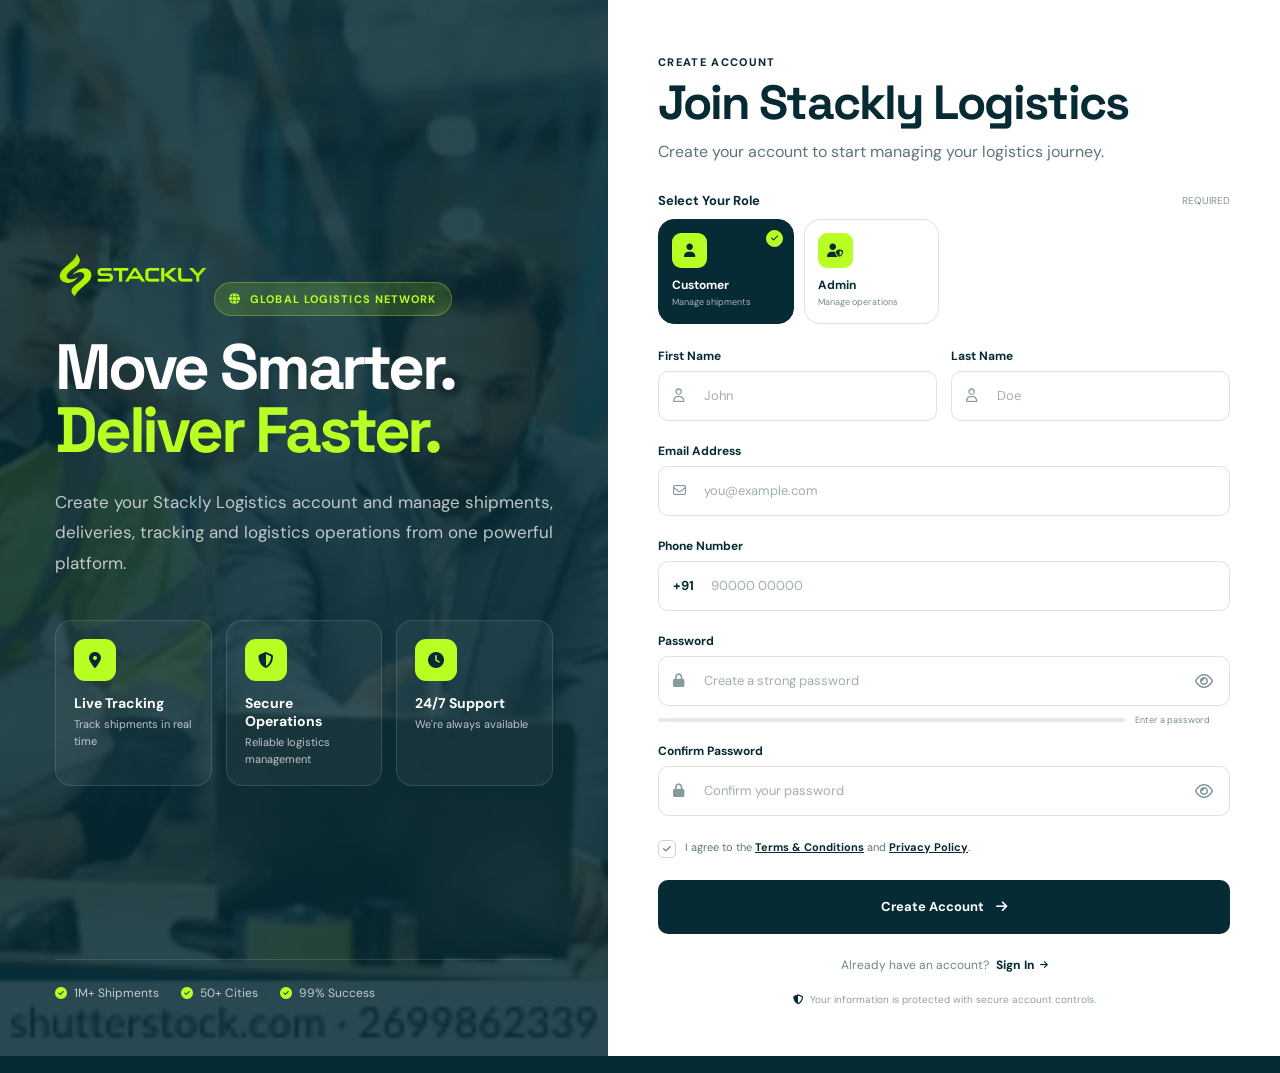
<file: signup.html>
<!DOCTYPE html>
<html lang="en">
<head>
    <meta charset="UTF-8">
    <meta name="viewport" content="width=device-width, initial-scale=1.0">

    <title>Sign Up | Stackly Logistics</title>

    <!-- Google Fonts -->
    <link rel="preconnect" href="https://fonts.googleapis.com">
    <link rel="preconnect" href="https://fonts.gstatic.com" crossorigin>
    <link href="https://fonts.googleapis.com/css2?family=DM+Sans:wght@400;500;600;700&family=Space+Grotesk:wght@500;600;700&display=swap" rel="stylesheet">

    <!-- Font Awesome -->
    <link rel="stylesheet"
          href="https://cdnjs.cloudflare.com/ajax/libs/font-awesome/6.5.2/css/all.min.css">

    <!-- AOS -->
    <link rel="stylesheet"
          href="https://unpkg.com/aos@2.3.1/dist/aos.css">

    <!-- Signup CSS -->
    <link rel="stylesheet" href="css/signup.css">
</head>

<body>

    <!-- ================= PRELOADER ================= -->
    <div class="preloader" id="preloader">
        <div class="loader-box">
            <span></span>
            <span></span>
            <span></span>
        </div>
        <p>Loading Stackly Logistics...</p>
    </div>


    <!-- ================= BACKGROUND ANIMATION ================= -->
    <div class="background-animation" aria-hidden="true">
        <span class="floating-box box-one">
            <i class="fa-solid fa-box"></i>
        </span>

        <span class="floating-box box-two">
            <i class="fa-solid fa-truck-fast"></i>
        </span>

        <span class="floating-box box-three">
            <i class="fa-solid fa-plane"></i>
        </span>

        <span class="floating-box box-four">
            <i class="fa-solid fa-ship"></i>
        </span>

        <span class="floating-circle circle-one"></span>
        <span class="floating-circle circle-two"></span>
        <span class="floating-circle circle-three"></span>
    </div>


    <!-- ================= SIGNUP PAGE ================= -->
    <main class="signup-page">

        <!-- LEFT VISUAL -->
        <section class="signup-visual">

            <div class="visual-overlay"></div>

            <div class="visual-content"
                 data-aos="fade-right"
                 data-aos-duration="1000">

                <a href="index.html" class="logo">
                    <img src="assets/image.webp"
                         alt="Stackly Logistics Logo">
                </a>

                <span class="visual-label">
                    <i class="fa-solid fa-globe"></i>
                    GLOBAL LOGISTICS NETWORK
                </span>

                <h1>
                    Move Smarter.
                    <strong>Deliver Faster.</strong>
                </h1>

                <p>
                    Create your Stackly Logistics account and manage
                    shipments, deliveries, tracking and logistics
                    operations from one powerful platform.
                </p>

                <div class="visual-features">

                    <div class="visual-feature"
                         data-aos="fade-up"
                         data-aos-delay="150">

                        <span class="feature-icon">
                            <i class="fa-solid fa-location-dot"></i>
                        </span>

                        <div>
                            <strong>Live Tracking</strong>
                            <small>Track shipments in real time</small>
                        </div>

                    </div>

                    <div class="visual-feature"
                         data-aos="fade-up"
                         data-aos-delay="250">

                        <span class="feature-icon">
                            <i class="fa-solid fa-shield-halved"></i>
                        </span>

                        <div>
                            <strong>Secure Operations</strong>
                            <small>Reliable logistics management</small>
                        </div>

                    </div>

                    <div class="visual-feature"
                         data-aos="fade-up"
                         data-aos-delay="350">

                        <span class="feature-icon">
                            <i class="fa-solid fa-clock"></i>
                        </span>

                        <div>
                            <strong>24/7 Support</strong>
                            <small>We're always available</small>
                        </div>

                    </div>

                </div>

            </div>

            <div class="visual-bottom">
                <span>
                    <i class="fa-solid fa-circle-check"></i>
                    1M+ Shipments
                </span>

                <span>
                    <i class="fa-solid fa-circle-check"></i>
                    50+ Cities
                </span>

                <span>
                    <i class="fa-solid fa-circle-check"></i>
                    99% Success
                </span>
            </div>

        </section>


        <!-- RIGHT SIGNUP -->
        <section class="signup-panel">

            <div class="signup-card"
                 data-aos="fade-left"
                 data-aos-duration="1000">

                <div class="mobile-logo">
                    <a href="index.html">
                        <img src="assets/image.webp"
                             alt="Stackly Logistics Logo">
                    </a>
                </div>

                <div class="signup-heading">
                    <span class="eyebrow">
                        CREATE ACCOUNT
                    </span>

                    <h2>
                        Join Stackly Logistics
                    </h2>

                    <p>
                        Create your account to start managing
                        your logistics journey.
                    </p>
                </div>


                <!-- ROLE SELECTION -->
                <div class="role-section"
                     data-aos="fade-up"
                     data-aos-delay="100">

                    <div class="field-heading">
                        <label>
                            Select Your Role
                        </label>

                        <span>
                            Required
                        </span>
                    </div>

                    <div class="role-grid">

                        <label class="role-option active">
                            <input type="radio"
                                   name="role"
                                   value="customer"
                                   checked>

                            <span class="role-card">

                                <span class="role-icon">
                                    <i class="fa-solid fa-user"></i>
                                </span>

                                <span class="role-info">
                                    <strong>Customer</strong>
                                    <small>Manage shipments</small>
                                </span>

                                <span class="role-check">
                                    <i class="fa-solid fa-check"></i>
                                </span>

                            </span>
                        </label>



                   


                        <label class="role-option">
                            <input type="radio"
                                   name="role"
                                   value="admin">

                            <span class="role-card">

                                <span class="role-icon">
                                    <i class="fa-solid fa-user-shield"></i>
                                </span>

                                <span class="role-info">
                                    <strong>Admin</strong>
                                    <small>Manage operations</small>
                                </span>

                                <span class="role-check">
                                    <i class="fa-solid fa-check"></i>
                                </span>

                            </span>
                        </label>

                    </div>
                </div>


                <!-- SIGNUP FORM -->
                <form id="signupForm" class="signup-form" novalidate>

                    <div class="form-row">

                        <div class="form-group"
                             data-aos="fade-up"
                             data-aos-delay="150">

                            <label for="firstName">
                                First Name
                            </label>

                            <div class="input-wrapper">
                                <i class="fa-regular fa-user"></i>

                                <input type="text"
                                       id="firstName"
                                       name="firstName"
                                       placeholder="John"
                                       autocomplete="given-name"
                                       required>
                            </div>

                            <small class="error-message"
                                   id="firstNameError"></small>

                        </div>


                        <div class="form-group"
                             data-aos="fade-up"
                             data-aos-delay="200">

                            <label for="lastName">
                                Last Name
                            </label>

                            <div class="input-wrapper">
                                <i class="fa-regular fa-user"></i>

                                <input type="text"
                                       id="lastName"
                                       name="lastName"
                                       placeholder="Doe"
                                       autocomplete="family-name"
                                       required>
                            </div>

                            <small class="error-message"
                                   id="lastNameError"></small>

                        </div>

                    </div>


                    <div class="form-group"
                         data-aos="fade-up"
                         data-aos-delay="250">

                        <label for="email">
                            Email Address
                        </label>

                        <div class="input-wrapper">
                            <i class="fa-regular fa-envelope"></i>

                            <input type="email"
                                   id="email"
                                   name="email"
                                   placeholder="you@example.com"
                                   autocomplete="email"
                                   required>
                        </div>

                        <small class="error-message"
                               id="emailError"></small>

                    </div>


                    <div class="form-group"
                         data-aos="fade-up"
                         data-aos-delay="300">

                        <label for="phone">
                            Phone Number
                        </label>

                        <div class="input-wrapper phone-input">
                            <span class="country-code">
                                +91
                            </span>

                            <input type="tel"
                                   id="phone"
                                   name="phone"
                                   placeholder="90000 00000"
                                   maxlength="10"
                                   autocomplete="tel"
                                   required>
                        </div>

                        <small class="error-message"
                               id="phoneError"></small>

                    </div>


                    <div class="form-group"
                         data-aos="fade-up"
                         data-aos-delay="350">

                        <label for="password">
                            Password
                        </label>

                        <div class="input-wrapper">
                            <i class="fa-solid fa-lock"></i>

                            <input type="password"
                                   id="password"
                                   name="password"
                                   placeholder="Create a strong password"
                                   autocomplete="new-password"
                                   required>

                            <button type="button"
                                    class="password-toggle"
                                    id="passwordToggle"
                                    aria-label="Show password"
                                    title="Show password">

                                <i class="fa-regular fa-eye"></i>
                            </button>
                        </div>

                        <div class="password-strength">

                            <div class="strength-bar">
                                <span id="strengthFill"></span>
                            </div>

                            <span id="strengthText">
                                Enter a password
                            </span>

                        </div>

                    </div>


                    <div class="form-group"
                         data-aos="fade-up"
                         data-aos-delay="400">

                        <label for="confirmPassword">
                            Confirm Password
                        </label>

                        <div class="input-wrapper">
                            <i class="fa-solid fa-lock"></i>

                            <input type="password"
                                   id="confirmPassword"
                                   name="confirmPassword"
                                   placeholder="Confirm your password"
                                   autocomplete="new-password"
                                   required>

                            <button type="button"
                                    class="password-toggle"
                                    id="confirmPasswordToggle"
                                    aria-label="Show confirm password"
                                    title="Show confirm password">

                                <i class="fa-regular fa-eye"></i>
                            </button>
                        </div>

                        <small class="error-message"
                               id="confirmPasswordError"></small>

                    </div>


                    <div class="terms"
                         data-aos="fade-up"
                         data-aos-delay="450">

                        <label class="checkbox-label">

                            <input type="checkbox"
                                   id="terms"
                                   required>

                            <span class="custom-checkbox">
                                <i class="fa-solid fa-check"></i>
                            </span>

                            <span>
                                I agree to the
                                <a href="404.html">Terms & Conditions</a>
                                and
                                <a href="404.html">Privacy Policy</a>.
                            </span>

                        </label>

                        <small class="error-message"
                               id="termsError"></small>

                    </div>


                    <button type="submit"
                            class="signup-btn"
                            data-aos="fade-up"
                            data-aos-delay="500">

                        <span>
                            Create Account
                        </span>

                        <i class="fa-solid fa-arrow-right"></i>

                    </button>


                    <div class="form-message"
                         id="formMessage"></div>

                </form>


                <div class="login-link"
                     data-aos="fade-up"
                     data-aos-delay="550">

                    Already have an account?

                    <a href="login.html">
                        Sign In
                        <i class="fa-solid fa-arrow-right"></i>
                    </a>

                </div>


                <div class="secure-note">
                    <i class="fa-solid fa-shield-halved"></i>

                    Your information is protected with
                    secure account controls.
                </div>

            </div>

        </section>

    </main>


    <!-- AOS -->
    <script src="https://unpkg.com/aos@2.3.1/dist/aos.js"></script>

    <!-- Signup JS -->
    <script src="js/signup.js"></script>

</body>
</html>
</file>
<file: css/style.css>
/* =========================================================
   STACKLY LOGISTICS
   STYLE.CSS
   ========================================================= */

/* =========================================================
   01. ROOT VARIABLES
   ========================================================= */

:root {

    --dark: #062B35;
    --lime: #B8FF24;
    --white: #FFFFFF;

    --dark-90: rgba(6, 43, 53, 0.90);
    --dark-80: rgba(6, 43, 53, 0.80);
    --dark-70: rgba(6, 43, 53, 0.70);
    --dark-50: rgba(6, 43, 53, 0.50);
    --dark-20: rgba(6, 43, 53, 0.20);

    --white-95: rgba(255, 255, 255, 0.95);
    --white-90: rgba(255, 255, 255, 0.90);
    --white-80: rgba(255, 255, 255, 0.80);
    --white-70: rgba(255, 255, 255, 0.70);
    --white-50: rgba(255, 255, 255, 0.50);
    --white-20: rgba(255, 255, 255, 0.20);
    --white-10: rgba(255, 255, 255, 0.10);

    --lime-90: rgba(184, 255, 36, 0.90);
    --lime-30: rgba(184, 255, 36, 0.30);
    --lime-15: rgba(184, 255, 36, 0.15);
    --lime-10: rgba(184, 255, 36, 0.10);

    --container: 1240px;

    --header-height: 82px;

    --radius-sm: 10px;
    --radius-md: 18px;
    --radius-lg: 28px;
    --radius-xl: 40px;

    --shadow: 0 25px 70px rgba(6, 43, 53, 0.14);

    --transition: 0.35s ease;

    --body-font: "DM Sans", sans-serif;
    --heading-font: "Space Grotesk", sans-serif;
}


/* =========================================================
   02. RESET
   ========================================================= */

* {
    margin: 0;
    padding: 0;
    box-sizing: border-box;
}

html {
    scroll-behavior: smooth;
    scroll-padding-top: 90px;
}

body {
    font-family: var(--body-font);
    color: var(--dark);
    background: var(--white);
    line-height: 1.6;
    overflow-x: hidden;
}

body.menu-open {
    overflow: hidden;
}

img {
    display: block;
    width: 100%;
    max-width: 100%;
}

a {
    color: inherit;
    text-decoration: none;
}

button,
input,
textarea,
select {
    font: inherit;
}

button {
    border: 0;
    cursor: pointer;
}

ul,
ol {
    list-style: none;
}


/* =========================================================
   03. COMMON
   ========================================================= */

.container {
    width: min(100% - 40px, var(--container));
    margin-inline: auto;
}

.section-padding {
    padding: 120px 0;
}

.section-tag {
    display: inline-flex;
    align-items: center;
    gap: 8px;
    color: var(--dark);
    background: var(--lime);
    padding: 7px 14px;
    border-radius: 50px;
    font-family: var(--heading-font);
    font-size: 11px;
    font-weight: 700;
    letter-spacing: 1.5px;
    text-transform: uppercase;
}

.section-heading {
    max-width: 720px;
    margin: 0 auto 65px;
    text-align: center;
}

.section-heading h2 {
    margin-top: 18px;
    font-family: var(--heading-font);
    font-size: clamp(38px, 5vw, 64px);
    line-height: 1.08;
    letter-spacing: -2px;
}

.section-heading h2 span {
    color: var(--dark);
    position: relative;
}

.section-heading p {
    max-width: 620px;
    margin: 22px auto 0;
    color: var(--dark-70);
    font-size: 17px;
}

h1,
h2,
h3,
h4,
h5,
h6 {
    font-family: var(--heading-font);
    line-height: 1.15;
}

p {
    color: var(--dark-70);
}

.btn {
    min-height: 54px;
    padding: 0 24px;
    display: inline-flex;
    align-items: center;
    justify-content: center;
    gap: 12px;
    border-radius: 50px;
    font-family: var(--heading-font);
    font-size: 14px;
    font-weight: 700;
    transition: var(--transition);
}

.btn i {
    transition: transform var(--transition);
}

.btn:hover i {
    transform: translateX(5px);
}

.btn-primary {
    color: var(--dark);
    background: var(--lime);
}

.btn-primary:hover {
    background: var(--white);
    transform: translateY(-3px);
    box-shadow: 0 15px 30px var(--lime-30);
}

.btn-outline {
    color: var(--white);
    border: 1px solid var(--white-50);
    background: transparent;
}

.btn-outline:hover {
    color: var(--dark);
    background: var(--white);
    border-color: var(--white);
}

.btn-dark {
    color: var(--white);
    background: var(--dark);
}

.btn-dark:hover {
    color: var(--dark);
    background: var(--lime);
    transform: translateY(-3px);
}


/* =========================================================
   04. PRELOADER
   ========================================================= */

.preloader {
    position: fixed;
    inset: 0;
    z-index: 99999;
    display: flex;
    align-items: center;
    justify-content: center;
    background: var(--dark);
    transition: opacity 0.5s ease, visibility 0.5s ease;
}

.preloader.hide {
    opacity: 0;
    visibility: hidden;
}

.loader-box {
    display: flex;
    flex-direction: column;
    align-items: center;
    gap: 15px;
    color: var(--white);
    font-family: var(--heading-font);
    font-weight: 700;
    letter-spacing: 3px;
}

.loader-truck {
    width: 70px;
    height: 70px;
    display: flex;
    align-items: center;
    justify-content: center;
    color: var(--dark);
    background: var(--lime);
    border-radius: 50%;
    font-size: 25px;
    animation: loaderBounce 1s infinite ease-in-out;
}

@keyframes loaderBounce {

    0%,
    100% {
        transform: translateY(0);
    }

    50% {
        transform: translateY(-10px);
    }
}


/* =========================================================
   05. HEADER
   ========================================================= */

.header {
    position: fixed;
    top: 0;
    left: 0;
    width: 100%;
    height: var(--header-height);
    z-index: 1000;
    background: var(--dark);
    border-bottom: 1px solid transparent;
    transition: var(--transition);
}

.header.scrolled {
    height: 72px;
    box-shadow: 0 10px 30px rgba(6, 43, 53, 0.15);
}

.header-inner {
    height: 100%;
    display: flex;
    align-items: center;
    justify-content: space-between;
}
/* =========================
   LARGE STACKLY LOGO
========================= */

.logo {
    display: inline-flex;
    align-items: center;
    text-decoration: none;
    flex-shrink: 0;
}

.logo-image {
    width: 220px;
    height: 75px;
    display: flex;
    align-items: center;
    justify-content: flex-start;
    overflow: visible;
}

.logo-image img {
    width: 210px;
    height: auto;
    max-height: 70px;
    display: block;
    object-fit: contain;
    object-position: left center;
}


/* =========================
   HEADER
========================= */

header {
    min-height: 90px;
}

.header-inner {
    min-height: 90px;
    display: flex;
    align-items: center;
    justify-content: space-between;
}


/* =========================
   TABLET
========================= */

@media (max-width: 900px) {

    .logo-image {
        width: 190px;
        height: 68px;
    }

    .logo-image img {
        width: 180px;
        max-height: 64px;
    }
}


/* =========================
   MOBILE
========================= */

@media (max-width: 576px) {

    .logo-image {
        width: 200px;
        height: 250px;
    }

    .logo-image img {
        width: 155px;
        max-height: 56px;
    }
}



.desktop-nav {
    display: flex;
    align-items: center;
    gap: 30px;
}

.desktop-nav > a {
    position: relative;
    color: var(--white-80);
    font-size: 13px;
    font-weight: 600;
    transition: var(--transition);
}

.desktop-nav > a:not(.nav-login)::after {
    content: "";
    position: absolute;
    left: 0;
    bottom: -9px;
    width: 0;
    height: 2px;
    background: var(--lime);
    transition: width var(--transition);
}

.desktop-nav > a:hover,
.desktop-nav > a.active {
    color: var(--white);
}

.desktop-nav > a:hover::after,
.desktop-nav > a.active::after {
    width: 100%;
}

.nav-login {
    padding: 11px 20px;
    color: var(--dark) !important;
    background: var(--lime);
    border-radius: 50px;
}

.nav-login:hover {
    background: var(--white);
    transform: translateY(-2px);
}

.menu-button {
    width: 45px;
    height: 45px;
    display: none;
    align-items: center;
    justify-content: center;
    color: var(--dark);
    background: var(--lime);
    border-radius: 50%;
    font-size: 18px;
}

.mobile-nav {
    position: absolute;
    top: 100%;
    left: 0;
    width: 100%;
    padding: 20px;
    display: none;
    flex-direction: column;
    gap: 4px;
    background: var(--dark);
    border-top: 1px solid var(--white-10);
    box-shadow: 0 20px 40px rgba(6, 43, 53, 0.25);
}

.mobile-nav.open {
    display: flex;
}

.mobile-nav a {
    padding: 14px 16px;
    color: var(--white);
    border-radius: 10px;
    font-weight: 600;
}

.mobile-nav a:hover {
    color: var(--dark);
    background: var(--lime);
}


/* =========================================================
   06. HERO
   ========================================================= */

.hero-section {
    position: relative;
    min-height: 850px;
    padding: 160px 0 100px;
    display: flex;
    align-items: center;
    overflow: hidden;
    color: var(--white);
    background: var(--dark);
}

.hero-pattern {
    position: absolute;
    inset: 0;
    opacity: 0.05;
    background-image:
        linear-gradient(
            90deg,
            var(--white) 1px,
            transparent 1px
        ),
        linear-gradient(
            var(--white) 1px,
            transparent 1px
        );
    background-size: 70px 70px;
}

.hero-circle {
    position: absolute;
    border: 1px solid var(--lime-30);
    border-radius: 50%;
    pointer-events: none;
}

.hero-circle-one {
    width: 650px;
    height: 650px;
    right: -250px;
    top: -200px;
}

.hero-circle-two {
    width: 450px;
    height: 450px;
    left: -250px;
    bottom: -250px;
}

.hero-grid {
    position: relative;
    z-index: 2;
    display: grid;
    grid-template-columns: 0.95fr 1.05fr;
    align-items: center;
    gap: 80px;
}

.hero-content {
    max-width: 620px;
}

.eyebrow {
    display: inline-flex;
    align-items: center;
    gap: 10px;
    color: var(--lime);
    font-family: var(--heading-font);
    font-size: 12px;
    font-weight: 700;
    letter-spacing: 2px;
}

.eyebrow i {
    font-size: 15px;
}

.hero-content h1 {
    margin-top: 20px;
    font-size: clamp(58px, 7vw, 92px);
    line-height: 0.98;
    letter-spacing: -5px;
}

.hero-content h1 span {
    color: var(--lime);
}

.hero-content > p {
    max-width: 570px;
    margin: 28px 0 34px;
    color: var(--white-70);
    font-size: 17px;
}

.hero-actions {
    display: flex;
    flex-wrap: wrap;
    gap: 13px;
}

.hero-trust {
    margin-top: 55px;
    display: flex;
    align-items: center;
    gap: 25px;
}

.trust-item {
    display: flex;
    flex-direction: column;
}

.trust-item strong {
    color: var(--white);
    font-family: var(--heading-font);
    font-size: 25px;
}

.trust-item span {
    color: var(--white-50);
    font-size: 11px;
    text-transform: uppercase;
    letter-spacing: 1px;
}

.trust-line {
    width: 1px;
    height: 38px;
    background: var(--white-20);
}

.hero-visual {
    position: relative;
    min-height: 620px;
}

.hero-image-frame {
    position: absolute;
    top: 20px;
    right: 0;
    width: 90%;
    height: 570px;
    overflow: hidden;
    border: 1px solid var(--white-20);
    border-radius: var(--radius-xl);
}

.hero-image-frame::after {
    content: "";
    position: absolute;
    inset: 0;
    background: var(--dark-50);
}

.hero-image-frame img {
    width: 100%;
    height: 100%;
    object-fit: cover;
    transition: transform 1s ease;
}

.hero-visual:hover .hero-image-frame img {
    transform: scale(1.06);
}

.hero-floating-card {
    position: absolute;
    z-index: 4;
    display: flex;
    align-items: center;
    gap: 12px;
    padding: 14px 17px;
    color: var(--dark);
    background: var(--white);
    border-radius: 15px;
    box-shadow: var(--shadow);
}

.hero-card-one {
    left: 0;
    top: 130px;
}

.hero-card-two {
    right: -15px;
    bottom: 145px;
}

.floating-icon {
    width: 40px;
    height: 40px;
    flex: 0 0 40px;
    display: flex;
    align-items: center;
    justify-content: center;
    color: var(--dark);
    background: var(--lime);
    border-radius: 11px;
}

.hero-floating-card strong {
    display: block;
    font-family: var(--heading-font);
    font-size: 13px;
}

.hero-floating-card span {
    display: block;
    color: var(--dark-70);
    font-size: 10px;
}

.hero-route-card {
    position: absolute;
    z-index: 5;
    left: 15%;
    bottom: 15px;
    width: 65%;
    padding: 20px;
    color: var(--white);
    background: var(--dark);
    border: 1px solid var(--white-20);
    border-radius: 18px;
    box-shadow: var(--shadow);
}

.route-top {
    display: flex;
    justify-content: space-between;
    color: var(--white-50);
    font-size: 9px;
    font-weight: 700;
    letter-spacing: 1.5px;
}

.route-line {
    margin-top: 18px;
    display: flex;
    align-items: center;
    gap: 12px;
}

.route-point {
    display: flex;
    flex-direction: column;
    gap: 5px;
    min-width: 75px;
}

.route-point i {
    color: var(--lime);
    font-size: 11px;
}

.route-point span {
    color: var(--white);
    font-size: 10px;
    font-weight: 600;
}

.route-path {
    flex: 1;
    display: flex;
    align-items: center;
    justify-content: space-between;
}

.route-path span {
    width: 5px;
    height: 5px;
    background: var(--lime);
    border-radius: 50%;
}


/* =========================================================
   07. PARTNER SECTION
   ========================================================= */

.partner-section {
    padding: 30px 0;
    background: var(--lime);
}

.partner-heading {
    margin-bottom: 20px;
    text-align: center;
}

.partner-heading span {
    font-family: var(--heading-font);
    font-size: 10px;
    font-weight: 700;
    letter-spacing: 2px;
}

.partner-list {
    display: grid;
    grid-template-columns: repeat(5, 1fr);
    gap: 15px;
}

.partner-item {
    min-height: 55px;
    display: flex;
    align-items: center;
    justify-content: center;
    gap: 10px;
    color: var(--dark);
    border-right: 1px solid var(--dark-20);
    font-family: var(--heading-font);
    font-size: 12px;
    font-weight: 700;
}

.partner-item:last-child {
    border-right: 0;
}

.partner-item i {
    font-size: 17px;
}


/* =========================================================
   08. ABOUT
   ========================================================= */

.about-section {
    overflow: hidden;
}

.about-grid {
    display: grid;
    grid-template-columns: 1fr 0.9fr;
    gap: 100px;
    align-items: center;
}

.about-visual {
    position: relative;
    min-height: 650px;
}

.about-main-image {
    width: 82%;
    height: 550px;
    overflow: hidden;
    border-radius: var(--radius-lg);
}

.about-main-image img {
    width: 100%;
    height: 100%;
    object-fit: cover;
}

.about-small-image {
    position: absolute;
    right: 0;
    bottom: 30px;
    width: 43%;
    height: 250px;
    padding: 8px;
    background: var(--white);
    border-radius: 25px;
    box-shadow: var(--shadow);
}

.about-small-image img {
    height: 100%;
    object-fit: cover;
    border-radius: 18px;
}

.experience-card {
    position: absolute;
    top: 60px;
    right: 20px;
    width: 150px;
    min-height: 150px;
    padding: 20px;
    display: flex;
    flex-direction: column;
    justify-content: center;
    color: var(--dark);
    background: var(--lime);
    border-radius: 20px;
}

.experience-card strong {
    font-family: var(--heading-font);
    font-size: 48px;
    line-height: 1;
}

.experience-card span {
    margin-top: 8px;
    font-size: 12px;
    font-weight: 700;
}

.about-location-card {
    position: absolute;
    left: 30px;
    bottom: 0;
    display: flex;
    align-items: center;
    gap: 12px;
    padding: 14px 17px;
    color: var(--white);
    background: var(--dark);
    border-radius: 15px;
    box-shadow: var(--shadow);
}

.about-location-card > i {
    color: var(--lime);
    font-size: 20px;
}

.about-location-card strong {
    display: block;
    font-family: var(--heading-font);
    font-size: 13px;
}

.about-location-card span {
    display: block;
    color: var(--white-50);
    font-size: 10px;
}

.about-content h2 {
    margin: 20px 0;
    font-size: clamp(38px, 4.5vw, 62px);
    letter-spacing: -2.5px;
}

.about-content h2 span {
    display: block;
    color: var(--dark);
}

.about-content > p {
    max-width: 560px;
    font-size: 16px;
}

.about-feature-list {
    margin: 35px 0;
    display: flex;
    flex-direction: column;
    gap: 18px;
}

.about-feature {
    display: flex;
    align-items: flex-start;
    gap: 15px;
}

.check-icon {
    width: 30px;
    height: 30px;
    flex: 0 0 30px;
    display: flex;
    align-items: center;
    justify-content: center;
    color: var(--dark);
    background: var(--lime);
    border-radius: 50%;
    font-size: 11px;
}

.about-feature strong {
    display: block;
    font-family: var(--heading-font);
    font-size: 15px;
}

.about-feature p {
    margin-top: 3px;
    font-size: 13px;
}


/* =========================================================
   09. SERVICES
   ========================================================= */

.services-section {
    background: var(--dark);
    color: var(--white);
}

.services-section .section-tag {
    color: var(--dark);
}

.services-section .section-heading h2 {
    color: var(--white);
}

.services-section .section-heading p {
    color: var(--white-70);
}

.services-grid {
    display: grid;
    grid-template-columns: repeat(4, 1fr);
    gap: 18px;
}

.service-card {
    position: relative;
    min-height: 320px;
    padding: 30px;
    overflow: hidden;
    background: var(--white);
    color: var(--dark);
    border-radius: 22px;
    transition: var(--transition);
}

.service-card::before {
    content: "";
    position: absolute;
    top: -50px;
    right: -50px;
    width: 130px;
    height: 130px;
    border-radius: 50%;
    background: var(--lime);
    transition: var(--transition);
}

.service-card:hover {
    transform: translateY(-10px);
    box-shadow: 0 25px 60px rgba(6, 43, 53, 0.3);
}

.service-card:hover::before {
    width: 180px;
    height: 180px;
}

.service-number {
    position: absolute;
    top: 22px;
    right: 24px;
    color: var(--dark-50);
    font-family: var(--heading-font);
    font-size: 11px;
    font-weight: 700;
}

.service-icon {
    position: relative;
    z-index: 2;
    width: 58px;
    height: 58px;
    display: flex;
    align-items: center;
    justify-content: center;
    color: var(--dark);
    background: var(--lime);
    border-radius: 16px;
    font-size: 22px;
}

.service-card h3 {
    position: relative;
    z-index: 2;
    margin: 28px 0 12px;
    font-size: 20px;
}

.service-card p {
    position: relative;
    z-index: 2;
    font-size: 13px;
}

.service-card a {
    position: absolute;
    left: 30px;
    bottom: 27px;
    display: inline-flex;
    align-items: center;
    gap: 8px;
    font-family: var(--heading-font);
    font-size: 11px;
    font-weight: 700;
}

.service-card a i {
    transition: transform var(--transition);
}

.service-card a:hover i {
    transform: translateX(5px);
}


/* =========================================================
   10. IMAGE BANNER
   ========================================================= */

.image-banner-section {
    padding: 30px 0;
    background: var(--dark);
}

.image-banner {
    position: relative;
    min-height: 520px;
    overflow: hidden;
    border-radius: var(--radius-lg);
}

.image-banner img {
    position: absolute;
    inset: 0;
    width: 100%;
    height: 100%;
    object-fit: cover;
}

.image-banner-overlay {
    position: absolute;
    inset: 0;
    background: var(--dark-80);
}

.image-banner-content {
    position: relative;
    z-index: 2;
    max-width: 650px;
    min-height: 520px;
    padding: 70px;
    display: flex;
    flex-direction: column;
    justify-content: center;
}

.image-banner-content > span {
    color: var(--lime);
    font-size: 11px;
    font-weight: 700;
    letter-spacing: 2px;
}

.image-banner-content h2 {
    margin: 18px 0 30px;
    color: var(--white);
    font-size: clamp(40px, 5vw, 65px);
    letter-spacing: -2px;
}

.image-banner-content h2 strong {
    color: var(--lime);
    display: block;
}

.image-banner-content .btn {
    align-self: flex-start;
}


/* =========================================================
   11. PROCESS
   ========================================================= */

.process-section {
    background: var(--white);
}

.process-grid {
    position: relative;
    display: grid;
    grid-template-columns: repeat(4, 1fr);
    gap: 25px;
}

.process-line {
    position: absolute;
    top: 75px;
    left: 10%;
    right: 10%;
    height: 1px;
    background: var(--dark-20);
}

.process-card {
    position: relative;
    z-index: 2;
    text-align: center;
}

.process-icon {
    position: relative;
    width: 110px;
    height: 110px;
    margin: 0 auto 28px;
    display: flex;
    align-items: center;
    justify-content: center;
    color: var(--dark);
    background: var(--lime);
    border: 8px solid var(--white);
    border-radius: 50%;
    box-shadow: 0 0 0 1px var(--dark-20);
    font-size: 25px;
}

.process-icon span {
    position: absolute;
    top: -15px;
    right: -10px;
    width: 30px;
    height: 30px;
    display: flex;
    align-items: center;
    justify-content: center;
    color: var(--white);
    background: var(--dark);
    border-radius: 50%;
    font-family: var(--heading-font);
    font-size: 9px;
    font-weight: 700;
}

.process-card h3 {
    font-size: 20px;
}

.process-card p {
    max-width: 230px;
    margin: 10px auto 0;
    font-size: 13px;
}


/* =========================================================
   12. TRACKING
   ========================================================= */

.tracking-section {
    color: var(--white);
    background: var(--dark);
}

.tracking-grid {
    display: grid;
    grid-template-columns: 0.85fr 1.15fr;
    gap: 90px;
    align-items: center;
}

.tracking-content {
    max-width: 500px;
}

.tracking-content h2 {
    margin: 20px 0;
    color: var(--white);
    font-size: clamp(40px, 5vw, 64px);
    letter-spacing: -2px;
}

.tracking-content > p {
    color: var(--white-70);
    font-size: 16px;
}

.tracking-benefits {
    margin-top: 30px;
    display: flex;
    flex-direction: column;
    gap: 15px;
}

.tracking-benefits div {
    display: flex;
    align-items: center;
    gap: 12px;
    color: var(--white-90);
    font-size: 14px;
}

.tracking-benefits i {
    color: var(--lime);
}

.tracking-panel {
    padding: 35px;
    color: var(--dark);
    background: var(--white);
    border-radius: 28px;
    box-shadow: 0 30px 80px rgba(0, 0, 0, 0.2);
}

.tracking-panel-top {
    display: flex;
    align-items: center;
    gap: 15px;
}

.tracking-panel-icon {
    width: 55px;
    height: 55px;
    display: flex;
    align-items: center;
    justify-content: center;
    color: var(--dark);
    background: var(--lime);
    border-radius: 15px;
}

.tracking-panel-top span {
    color: var(--dark-50);
    font-size: 9px;
    font-weight: 700;
    letter-spacing: 1.5px;
}

.tracking-panel-top h3 {
    margin-top: 4px;
    font-size: 21px;
}

.tracking-form {
    margin-top: 30px;
}

.tracking-form label {
    display: block;
    margin-bottom: 8px;
    font-size: 11px;
    font-weight: 700;
}

.tracking-input {
    height: 58px;
    padding-left: 15px;
    display: flex;
    align-items: center;
    gap: 12px;
    border: 1px solid var(--dark-20);
    border-radius: 12px;
}

.tracking-input > i {
    color: var(--dark-50);
}

.tracking-input input {
    flex: 1;
    min-width: 0;
    height: 100%;
    border: 0;
    outline: 0;
    color: var(--dark);
    background: transparent;
    font-size: 13px;
}

.tracking-input input::placeholder {
    color: var(--dark-50);
}

.tracking-input button {
    height: 46px;
    margin-right: 6px;
    padding: 0 18px;
    display: flex;
    align-items: center;
    gap: 8px;
    color: var(--dark);
    background: var(--lime);
    border-radius: 9px;
    font-size: 11px;
    font-weight: 700;
}

.tracking-result {
    min-height: 0;
    margin-top: 12px;
    color: var(--dark);
    font-size: 12px;
}

.tracking-result.show {
    padding: 10px 12px;
    background: var(--lime-15);
    border-radius: 8px;
}

.tracking-route {
    margin-top: 28px;
}

.tracking-route-item {
    display: flex;
    align-items: flex-start;
    gap: 15px;
}

.tracking-dot {
    width: 15px;
    height: 15px;
    margin-top: 4px;
    flex: 0 0 15px;
    border: 3px solid var(--dark-20);
    border-radius: 50%;
}

.tracking-dot.active {
    border-color: var(--lime);
    background: var(--dark);
    box-shadow: 0 0 0 4px var(--lime-15);
}

.tracking-route-item strong {
    display: block;
    font-family: var(--heading-font);
    font-size: 13px;
}

.tracking-route-item span {
    display: block;
    margin-top: 3px;
    color: var(--dark-50);
    font-size: 10px;
}

.tracking-route-line {
    width: 1px;
    height: 27px;
    margin-left: 7px;
    background: var(--dark-20);
}
/* =========================================================
   08. TRACKING FORM
   ========================================================= */

.tracking-form {
    width: 100%;
    max-width: 720px;
    margin: 30px auto 0;
    padding: 8px;
    display: flex;
    align-items: center;
    gap: 10px;
    background: #ffffff;
    border: 1px solid #dce5e8;
    border-radius: 14px;
    box-shadow: 0 12px 35px rgba(7, 52, 61, 0.12);
}


/* =========================================================
   TRACKING INPUT
   ========================================================= */

.tracking-form input {
    flex: 1;
    min-width: 0;
    height: 54px;
    padding: 0 18px;
    border: none;
    outline: none;
    background: transparent;
    color: #07343d;
    font-family: "DM Sans", sans-serif;
    font-size: 15px;
    font-weight: 500;
}

.tracking-form input::placeholder {
    color: #7b8c91;
}

.tracking-form input:focus {
    outline: none;
}


/* =========================================================
   TRACK BUTTON
   ========================================================= */

.tracking-btn {
    min-width: 135px;
    height: 54px;
    padding: 0 22px;
    display: inline-flex;
    align-items: center;
    justify-content: center;
    gap: 10px;
    border: none;
    border-radius: 10px;
    background: #b8ff24;
    color: #07343d;
    font-family: "DM Sans", sans-serif;
    font-size: 15px;
    font-weight: 700;
    cursor: pointer;
    transition:
        transform 0.3s ease,
        box-shadow 0.3s ease,
        opacity 0.3s ease;
}

.tracking-btn i {
    font-size: 14px;
    transition: transform 0.3s ease;
}

.tracking-btn:hover {
    transform: translateY(-2px);
    box-shadow: 0 8px 20px rgba(184, 255, 36, 0.25);
}

.tracking-btn:hover i {
    transform: translateX(4px);
}

.tracking-btn:active {
    transform: translateY(0);
}

.tracking-btn:disabled {
    opacity: 0.6;
    cursor: not-allowed;
    transform: none;
    box-shadow: none;
}


/* =========================================================
   TRACKING RESULT
   ========================================================= */

.tracking-result {
    width: 100%;
    margin-top: 14px;
    padding: 12px 16px;
    display: none;
    border-radius: 10px;
    font-family: "DM Sans", sans-serif;
    font-size: 14px;
    font-weight: 600;
    text-align: center;
}

.tracking-result.show {
    display: block;
}

.tracking-result.success {
    background: #b8ff24;
    color: #07343d;
}

.tracking-result.error {
    background: #07343d;
    color: #ffffff;
}


/* =========================================================
   TABLET
   ========================================================= */

@media (max-width: 768px) {

    .tracking-form {
        max-width: 100%;
        padding: 7px;
        gap: 8px;
    }

    .tracking-form input {
        height: 50px;
        padding: 0 14px;
        font-size: 14px;
    }

    .tracking-btn {
        min-width: 120px;
        height: 50px;
        padding: 0 18px;
        font-size: 14px;
    }
}


/* =========================================================
   MOBILE
   ========================================================= */

@media (max-width: 520px) {

    .tracking-form {
        flex-direction: column;
        align-items: stretch;
        padding: 12px;
        gap: 10px;
        border-radius: 14px;
    }

    .tracking-form input {
        width: 100%;
        height: 52px;
        border: 1px solid #dce5e8;
        border-radius: 9px;
        background: #ffffff;
    }

    .tracking-btn {
        width: 100%;
        height: 52px;
    }

    .tracking-result {
        font-size: 13px;
        line-height: 1.5;
    }
}

/* =========================================================
   13. WHY CHOOSE US
   ========================================================= */

.why-section {
    background: var(--lime);
}

.why-layout {
    display: grid;
    grid-template-columns: 0.9fr 1.1fr;
    gap: 100px;
    align-items: center;
}

.why-title h2 {
    margin: 20px 0;
    font-size: clamp(40px, 5vw, 65px);
    letter-spacing: -2.5px;
}

.why-title h2 span {
    display: block;
}

.why-title p {
    max-width: 480px;
    color: var(--dark-70);
}

.why-list {
    display: grid;
    grid-template-columns: repeat(2, 1fr);
    gap: 15px;
}

.why-item {
    padding: 27px;
    display: flex;
    align-items: flex-start;
    gap: 17px;
    background: var(--white);
    border-radius: 20px;
    transition: var(--transition);
}

.why-item:hover {
    transform: translateY(-7px);
    box-shadow: var(--shadow);
}

.why-icon {
    width: 48px;
    height: 48px;
    flex: 0 0 48px;
    display: flex;
    align-items: center;
    justify-content: center;
    color: var(--dark);
    background: var(--lime);
    border-radius: 13px;
}

.why-item h3 {
    margin-bottom: 6px;
    font-size: 16px;
}

.why-item p {
    font-size: 12px;
}


/* =========================================================
   14. STATS
   ========================================================= */

.stats-section {
    padding: 80px 0;
    color: var(--white);
    background: var(--dark);
}

.stats-grid {
    display: grid;
    grid-template-columns: repeat(4, 1fr);
}

.stat-box {
    padding: 20px;
    text-align: center;
    border-right: 1px solid var(--white-20);
}

.stat-box:last-child {
    border-right: 0;
}

.stat-icon {
    width: 48px;
    height: 48px;
    margin: 0 auto 15px;
    display: flex;
    align-items: center;
    justify-content: center;
    color: var(--dark);
    background: var(--lime);
    border-radius: 13px;
}

.stat-box strong {
    display: block;
    color: var(--white);
    font-family: var(--heading-font);
    font-size: clamp(38px, 4vw, 55px);
    line-height: 1;
}

.stat-box span {
    display: block;
    margin-top: 9px;
    color: var(--white-50);
    font-size: 11px;
    text-transform: uppercase;
    letter-spacing: 1px;
}


/* =========================================================
   15. GALLERY
   ========================================================= */

.gallery-section {
    background: var(--white);
}

.gallery-grid {
    display: grid;
    grid-template-columns: 1.3fr 0.7fr 0.7fr;
    grid-auto-rows: 270px;
    gap: 15px;
}

.gallery-item {
    position: relative;
    overflow: hidden;
    border-radius: 20px;
}

.gallery-large {
    grid-row: span 2;
}

.gallery-wide {
    grid-column: span 2;
}

.gallery-item img {
    width: 100%;
    height: 100%;
    object-fit: cover;
    transition: transform 0.7s ease;
}

.gallery-item:hover img {
    transform: scale(1.08);
}

.gallery-overlay {
    position: absolute;
    inset: auto 0 0;
    padding: 30px 25px 25px;
    color: var(--white);
    background: var(--dark-80);
    transform: translateY(8px);
    transition: var(--transition);
}

.gallery-item:hover .gallery-overlay {
    transform: translateY(0);
}

.gallery-overlay span {
    color: var(--lime);
    font-size: 9px;
    font-weight: 700;
    letter-spacing: 1.5px;
}

.gallery-overlay h3 {
    margin-top: 7px;
    font-size: 20px;
}


/* =========================================================
   16. TESTIMONIAL
   ========================================================= */

.testimonial-section {
    background: var(--dark);
    color: var(--white);
}

.testimonial-section .section-heading h2 {
    color: var(--white);
}

.testimonial-grid {
    display: grid;
    grid-template-columns: repeat(3, 1fr);
    gap: 18px;
}

.testimonial-card {
    position: relative;
    padding: 35px;
    color: var(--dark);
    background: var(--white);
    border-radius: 25px;
    transition: var(--transition);
}

.testimonial-card:hover {
    transform: translateY(-10px);
}

.testimonial-featured {
    background: var(--lime);
}

.quote-mark {
    color: var(--lime);
    font-size: 26px;
}

.testimonial-featured .quote-mark {
    color: var(--dark);
}

.stars {
    margin: 18px 0;
    display: flex;
    gap: 4px;
    color: var(--lime);
    font-size: 12px;
}

.testimonial-featured .stars {
    color: var(--dark);
}

.testimonial-card > p {
    min-height: 115px;
    color: var(--dark-70);
    font-size: 14px;
}

.client-info {
    padding-top: 20px;
    display: flex;
    align-items: center;
    gap: 12px;
    border-top: 1px solid var(--dark-20);
}

.client-info img {
    width: 45px;
    height: 45px;
    object-fit: cover;
    border-radius: 50%;
}

.client-info strong {
    display: block;
    font-family: var(--heading-font);
    font-size: 13px;
}

.client-info span {
    display: block;
    margin-top: 2px;
    color: var(--dark-50);
    font-size: 10px;
}


/* =========================================================
   17. FAQ
   ========================================================= */

.faq-section {
    background: var(--white);
}

.faq-grid {
    display: grid;
    grid-template-columns: 0.8fr 1.2fr;
    gap: 100px;
    align-items: start;
}

.faq-intro h2 {
    margin: 20px 0;
    font-size: clamp(40px, 5vw, 60px);
    letter-spacing: -2px;
}

.faq-intro h2 span {
    display: block;
}

.faq-intro > p {
    max-width: 450px;
    font-size: 15px;
}

.faq-image {
    margin-top: 35px;
    height: 220px;
    overflow: hidden;
    border-radius: 20px;
}

.faq-image img {
    height: 100%;
    object-fit: cover;
}

.faq-list {
    display: flex;
    flex-direction: column;
    gap: 10px;
}

.faq-item {
    overflow: hidden;
    border: 1px solid var(--dark-20);
    border-radius: 15px;
    transition: var(--transition);
}

.faq-item.active {
    border-color: var(--dark);
}

.faq-question {
    width: 100%;
    padding: 21px 22px;
    display: flex;
    align-items: center;
    justify-content: space-between;
    gap: 20px;
    color: var(--dark);
    background: var(--white);
    text-align: left;
    font-family: var(--heading-font);
    font-size: 14px;
    font-weight: 600;
}

.faq-question i {
    width: 28px;
    height: 28px;
    flex: 0 0 28px;
    display: flex;
    align-items: center;
    justify-content: center;
    color: var(--dark);
    background: var(--lime);
    border-radius: 50%;
    font-size: 10px;
    transition: transform var(--transition);
}

.faq-item.active .faq-question i {
    transform: rotate(45deg);
}

.faq-answer {
    max-height: 0;
    overflow: hidden;
    transition: max-height 0.4s ease;
}

.faq-item.active .faq-answer {
    max-height: 200px;
}

.faq-answer p {
    padding: 0 22px 22px;
    font-size: 13px;
}

/* =====================================================
   13. LOGISTICS CTA BANNER
====================================================== */

.logistics-banner {
    position: relative;
    overflow: hidden;
    padding: 110px 0 35px;
    background: var(--dark);
    color: var(--white);
    border-top: 1px solid rgba(255, 255, 255, 0.15);
    border-bottom: 1px solid rgba(255, 255, 255, 0.15);
}

.logistics-banner-bg {
    position: absolute;
    width: 520px;
    height: 520px;
    right: -180px;
    top: -220px;
    border: 1px solid rgba(184, 255, 36, 0.25);
    border-radius: 50%;
    pointer-events: none;
}

.logistics-banner-bg::before,
.logistics-banner-bg::after {
    content: "";
    position: absolute;
    border: 1px solid rgba(184, 255, 36, 0.15);
    border-radius: 50%;
}

.logistics-banner-bg::before {
    width: 380px;
    height: 380px;
    top: 70px;
    left: 70px;
}

.logistics-banner-bg::after {
    width: 240px;
    height: 240px;
    top: 140px;
    left: 140px;
}


/* MAIN CONTENT */

.logistics-banner-content {
    position: relative;
    z-index: 2;
    display: grid;
    grid-template-columns: 1.05fr 0.95fr;
    align-items: center;
    gap: 70px;
}


/* TEXT */

.logistics-banner-text {
    max-width: 650px;
}

.banner-label {
    display: inline-flex;
    align-items: center;
    gap: 10px;
    padding: 9px 15px;
    border: 1px solid var(--lime);
    border-radius: 50px;
    color: var(--lime);
    font-size: 12px;
    font-weight: 800;
    letter-spacing: 1.5px;
    margin-bottom: 25px;
}

.banner-label i {
    font-size: 13px;
}

.logistics-banner-text h2 {
    margin: 0 0 22px;
    font-size: clamp(42px, 5vw, 72px);
    line-height: 1.02;
    font-weight: 800;
    letter-spacing: -2.5px;
}

.logistics-banner-text h2 span {
    display: block;
    color: var(--lime);
}

.logistics-banner-text p {
    max-width: 570px;
    margin: 0 0 32px;
    color: rgba(255, 255, 255, 0.78);
    font-size: 17px;
    line-height: 1.8;
}


/* BUTTONS */

.banner-actions {
    display: flex;
    align-items: center;
    flex-wrap: wrap;
    gap: 14px;
}

.banner-btn {
    min-height: 54px;
    padding: 0 22px;
    display: inline-flex;
    align-items: center;
    justify-content: center;
    gap: 12px;
    border-radius: 8px;
    text-decoration: none;
    font-weight: 800;
    transition: 0.35s ease;
}

.banner-btn-primary {
    background: var(--lime);
    color: var(--dark);
    border: 1px solid var(--lime);
}

.banner-btn-primary:hover {
    background: var(--white);
    border-color: var(--white);
    transform: translateY(-4px);
}

.banner-btn-outline {
    color: var(--white);
    background: transparent;
    border: 1px solid rgba(255, 255, 255, 0.35);
}

.banner-btn-outline:hover {
    border-color: var(--lime);
    color: var(--lime);
    transform: translateY(-4px);
}


/* =====================================================
   BANNER IMAGE
====================================================== */

.logistics-banner-visual {
    position: relative;
}

.banner-image-frame {
    position: relative;
    padding: 14px;
    border: 1px solid rgba(184, 255, 36, 0.55);
    background: var(--white);
    border-radius: 18px;
}

.banner-image-frame::before {
    content: "";
    position: absolute;
    inset: -8px;
    border: 1px solid rgba(255, 255, 255, 0.15);
    border-radius: 24px;
    pointer-events: none;
}

.banner-image-frame img {
    width: 100%;
    height: 390px;
    display: block;
    object-fit: cover;
    border-radius: 10px;
}


/* =====================================================
   FLOATING CARDS
====================================================== */

.banner-floating-card {
    position: absolute;
    z-index: 3;
    display: flex;
    align-items: center;
    gap: 12px;
    min-width: 205px;
    padding: 14px 17px;
    background: var(--white);
    color: var(--dark);
    border: 2px solid var(--lime);
    border-radius: 10px;
    box-shadow: 0 18px 40px rgba(0, 0, 0, 0.25);
}

.banner-card-top {
    top: 35px;
    left: -45px;
}

.banner-card-bottom {
    right: -35px;
    bottom: 35px;
}

.banner-card-icon {
    width: 43px;
    height: 43px;
    flex-shrink: 0;
    display: flex;
    align-items: center;
    justify-content: center;
    background: var(--lime);
    color: var(--dark);
    border-radius: 8px;
    font-size: 17px;
}

.banner-floating-card strong {
    display: block;
    margin-bottom: 3px;
    font-size: 14px;
}

.banner-floating-card span {
    display: block;
    font-size: 11px;
    color: var(--dark);
    opacity: 0.65;
}


/* =====================================================
   INFO STRIP
====================================================== */

.banner-info-strip {
    position: relative;
    z-index: 2;
    display: grid;
    grid-template-columns: repeat(4, 1fr);
    margin-top: 90px;
    border: 1px solid rgba(255, 255, 255, 0.2);
    border-radius: 14px;
    overflow: hidden;
}

.banner-info-item {
    min-height: 95px;
    padding: 20px 25px;
    display: flex;
    align-items: center;
    gap: 15px;
    border-right: 1px solid rgba(255, 255, 255, 0.2);
    transition: 0.35s ease;
}

.banner-info-item:last-child {
    border-right: 0;
}

.banner-info-item:hover {
    background: var(--lime);
    color: var(--dark);
}

.banner-info-item i {
    width: 43px;
    height: 43px;
    display: flex;
    align-items: center;
    justify-content: center;
    flex-shrink: 0;
    border: 1px solid var(--lime);
    border-radius: 50%;
    color: var(--lime);
}

.banner-info-item:hover i {
    color: var(--dark);
    border-color: var(--dark);
}

.banner-info-item strong {
    display: block;
    font-size: 20px;
    font-weight: 800;
}

.banner-info-item span {
    display: block;
    margin-top: 3px;
    font-size: 11px;
    opacity: 0.7;
    text-transform: uppercase;
    letter-spacing: 0.5px;
}


/* =====================================================
   RESPONSIVE
====================================================== */

@media (max-width: 1100px) {

    .logistics-banner-content {
        gap: 45px;
    }

    .banner-card-top {
        left: -20px;
    }

    .banner-card-bottom {
        right: -20px;
    }

    .banner-info-item {
        padding: 18px 15px;
    }

}


@media (max-width: 900px) {

    .logistics-banner {
        padding: 80px 0 30px;
    }

    .logistics-banner-content {
        grid-template-columns: 1fr;
        gap: 55px;
    }

    .logistics-banner-text {
        max-width: 750px;
    }

    .logistics-banner-visual {
        max-width: 700px;
        width: 100%;
        margin: auto;
    }

    .banner-info-strip {
        grid-template-columns: repeat(2, 1fr);
        margin-top: 65px;
    }

    .banner-info-item:nth-child(2) {
        border-right: 0;
    }

    .banner-info-item:nth-child(-n+2) {
        border-bottom: 1px solid rgba(255, 255, 255, 0.2);
    }

}


@media (max-width: 600px) {

    .logistics-banner {
        padding: 65px 0 25px;
    }

    .logistics-banner-text h2 {
        font-size: 43px;
        letter-spacing: -1.5px;
    }

    .logistics-banner-text p {
        font-size: 15px;
        line-height: 1.7;
    }

    .banner-actions {
        flex-direction: column;
        align-items: stretch;
    }

    .banner-btn {
        width: 100%;
    }

    .banner-image-frame {
        padding: 8px;
    }

    .banner-image-frame img {
        height: 280px;
    }

    .banner-floating-card {
        min-width: 180px;
        padding: 10px;
    }

    .banner-card-top {
        top: 20px;
        left: -8px;
    }

    .banner-card-bottom {
        right: -8px;
        bottom: 20px;
    }

    .banner-card-icon {
        width: 38px;
        height: 38px;
    }

    .banner-info-strip {
        grid-template-columns: 1fr;
        margin-top: 50px;
    }

    .banner-info-item,
    .banner-info-item:nth-child(2) {
        border-right: 0;
        border-bottom: 1px solid rgba(255, 255, 255, 0.2);
    }

    .banner-info-item:last-child {
        border-bottom: 0;
    }

}


@media (max-width: 420px) {

    .logistics-banner-text h2 {
        font-size: 37px;
    }

    .banner-floating-card {
        min-width: 165px;
    }

    .banner-floating-card strong {
        font-size: 12px;
    }

    .banner-floating-card span {
        font-size: 9px;
    }

}


/* =========================================================
   19. CTA
   ========================================================= */

.cta-section {
    padding: 30px 0;
    background: var(--dark);
}

.cta-wrapper {
    min-height: 330px;
    padding: 60px;
    display: flex;
    align-items: center;
    justify-content: space-between;
    gap: 40px;
    color: var(--dark);
    background: var(--lime);
    border-radius: 30px;
}

.cta-content > span {
    font-size: 10px;
    font-weight: 700;
    letter-spacing: 2px;
}

.cta-content h2 {
    max-width: 700px;
    margin: 15px 0;
    font-size: clamp(40px, 5vw, 62px);
    letter-spacing: -2px;
}

.cta-content p {
    color: var(--dark-70);
    font-size: 14px;
}

.cta-wrapper .btn {
    flex: 0 0 auto;
    color: var(--white);
    background: var(--dark);
}

.cta-wrapper .btn:hover {
    color: var(--dark);
    background: var(--white);
}



/* =========================================================
   FOOTER VARIABLES
========================================================= */

:root {
    --dark: #062B35;
    --lime: #B8FF24;
    --white: #FFFFFF;

    --dark-soft: #0A3B46;
    --border: rgba(255, 255, 255, 0.14);

    --container: 1240px;

    --body-font: "DM Sans", sans-serif;
    --heading-font: "Space Grotesk", sans-serif;
}


/* =========================================================
   CONTAINER
========================================================= */

.container {
    width: min(92%, var(--container));
    margin-inline: auto;
}


/* =========================================================
   FOOTER
========================================================= */

.footer {
    position: relative;
    background: var(--dark);
    color: var(--white);
    overflow: hidden;
}


/* Decorative line */

.footer::before {
    content: "";
    position: absolute;
    top: 0;
    left: 0;
    width: 100%;
    height: 3px;
    background: var(--lime);
}


/* =========================================================
   FOOTER GRID
========================================================= */

.footer-grid {
    display: grid;
    grid-template-columns: 1.7fr 1fr 1fr 1.25fr;
    gap: 60px;
    padding-top: 90px;
    padding-bottom: 70px;
}


/* =========================================================
   FOOTER BRAND
========================================================= */

.footer-brand {
    max-width: 360px;
}


/* =========================================================
   LOGO
========================================================= */

.footer-logo {
    display: inline-flex;
    align-items: center;
    text-decoration: none;
    margin-bottom: 22px;
}

.footer-logo-image {
    width: 250px;
    height: 82px;

    display: flex;
    align-items: center;
    justify-content: flex-start;

    overflow: visible;
}

.footer-logo-image img {
    width: 240px;
    max-width: 100%;
    height: auto;
    max-height: 78px;

    display: block;
    object-fit: contain;
    object-position: left center;
}


/* =========================================================
   DESCRIPTION
========================================================= */

.footer-description {
    max-width: 340px;

    margin: 0 0 28px;

    font-family: var(--body-font);
    font-size: 15px;
    line-height: 1.8;

    color: rgba(255, 255, 255, 0.68);
}


/* =========================================================
   SOCIAL LINKS
========================================================= */

.social-links {
    display: flex;
    align-items: center;
    gap: 11px;
}

.social-links a {
    width: 43px;
    height: 43px;

    display: inline-flex;
    align-items: center;
    justify-content: center;

    border: 1px solid var(--border);
    border-radius: 50%;

    background: var(--dark-soft);
    color: var(--white);

    text-decoration: none;

    font-size: 15px;

    transition:
        transform 0.3s ease,
        background 0.3s ease,
        color 0.3s ease,
        border-color 0.3s ease;
}

.social-links a:hover {
    background: var(--lime);
    color: var(--dark);
    border-color: var(--lime);

    transform: translateY(-5px);
}


/* =========================================================
   FOOTER COLUMNS
========================================================= */

.footer-column {
    display: flex;
    flex-direction: column;
    align-items: flex-start;
}

.footer-column h3 {
    position: relative;

    margin: 0 0 25px;

    font-family: var(--heading-font);
    font-size: 18px;
    font-weight: 700;

    color: var(--white);
}


/* Heading underline */

.footer-column h3::after {
    content: "";

    display: block;

    width: 30px;
    height: 3px;

    margin-top: 10px;

    background: var(--lime);
}


/* =========================================================
   FOOTER LINKS
========================================================= */

.footer-column > a {
    position: relative;

    margin-bottom: 14px;

    color: rgba(255, 255, 255, 0.68);

    font-family: var(--body-font);
    font-size: 14px;

    text-decoration: none;

    transition:
        color 0.3s ease,
        padding-left 0.3s ease;
}

.footer-column > a::before {
    content: "→";

    position: absolute;
    left: -18px;

    color: var(--lime);

    opacity: 0;

    transform: translateX(-5px);

    transition:
        opacity 0.3s ease,
        transform 0.3s ease;
}

.footer-column > a:hover {
    color: var(--lime);
    padding-left: 8px;
}

.footer-column > a:hover::before {
    opacity: 1;
    transform: translateX(0);
}


/* =========================================================
   CONTACT
========================================================= */

.footer-contact p {
    display: flex;
    align-items: flex-start;
    gap: 13px;

    margin: 0 0 17px;

    color: rgba(255, 255, 255, 0.68);

    font-family: var(--body-font);
    font-size: 14px;
    line-height: 1.6;
}

.footer-contact p i {
    flex-shrink: 0;

    width: 20px;

    margin-top: 3px;

    color: var(--lime);
    font-size: 15px;
}


/* =========================================================
   FOOTER BOTTOM
========================================================= */

.footer-bottom {
    border-top: 1px solid var(--border);
}


.footer-bottom-inner {
    min-height: 78px;

    display: flex;
    align-items: center;
    justify-content: space-between;

    gap: 30px;
}


.footer-bottom p {
    margin: 0;

    color: rgba(255, 255, 255, 0.55);

    font-family: var(--body-font);
    font-size: 13px;
}


/* =========================================================
   LEGAL LINKS
========================================================= */

.footer-legal {
    display: flex;
    align-items: center;
    gap: 28px;
}

.footer-legal a {
    color: rgba(255, 255, 255, 0.55);

    font-family: var(--body-font);
    font-size: 13px;

    text-decoration: none;

    transition: color 0.3s ease;
}

.footer-legal a:hover {
    color: var(--lime);
}

/* 

/* =========================================================
   TABLET
========================================================= */

@media (max-width: 1100px) {

    .footer-grid {
        grid-template-columns: 1.5fr 1fr 1fr;
        gap: 45px;
    }

    .footer-brand {
        grid-column: span 3;
        max-width: 520px;
    }

}


/* =========================================================
   TABLET / MOBILE
========================================================= */

@media (max-width: 768px) {

    .footer-grid {
        grid-template-columns: 1fr 1fr;
        gap: 45px 30px;

        padding-top: 70px;
        padding-bottom: 55px;
    }

    .footer-brand {
        grid-column: span 2;
    }

    .footer-logo-image {
        width: 220px;
        height: 74px;
    }

    .footer-logo-image img {
        width: 210px;
        max-height: 70px;
    }

    .footer-bottom-inner {
        min-height: auto;

        flex-direction: column;
        align-items: flex-start;

        padding-top: 22px;
        padding-bottom: 22px;
    }

    .footer-legal {
        gap: 20px;
        flex-wrap: wrap;
    }

}


/* =========================================================
   MOBILE
========================================================= */

@media (max-width: 576px) {

    .footer-grid {
        grid-template-columns: 1fr;

        gap: 35px;

        padding-top: 60px;
        padding-bottom: 45px;
    }

    .footer-brand {
        grid-column: span 1;
    }

    .footer-logo-image {
        width: 185px;
        height: 64px;
    }

    .footer-logo-image img {
        width: 175px;
        max-height: 60px;
    }

    .footer-description {
        font-size: 14px;
    }

    .social-links a {
        width: 40px;
        height: 40px;
    }

    .footer-bottom-inner {
        gap: 15px;
    }

    .footer-bottom p {
        line-height: 1.6;
    }

    .footer-legal {
        flex-direction: column;
        align-items: flex-start;
        gap: 10px;
    }

    .back-to-top {
        right: 18px;
        bottom: 18px;

        width: 46px;
        height: 46px;
    }

}

/* =========================================================
   22. ANIMATION HELPERS
   ========================================================= */

@keyframes floatCard {

    0%,
    100% {
        transform: translateY(0);
    }

    50% {
        transform: translateY(-10px);
    }

}

.hero-card-one {
    animation: floatCard 4s ease-in-out infinite;
}

.hero-card-two {
    animation: floatCard 4s ease-in-out 1s infinite;
}

.about-location-card {
    animation: floatCard 5s ease-in-out infinite;
}
/* =========================================================
   23. LARGE DESKTOP
   ========================================================= */

@media (max-width: 1200px) {

    .desktop-nav {
        gap: 20px;
    }

    .hero-grid {
        gap: 50px;
    }

    .about-grid,
    .tracking-grid,
    .why-layout,
    .faq-grid,
    .contact-grid {
        gap: 60px;
    }

    .services-grid {
        grid-template-columns: repeat(3, 1fr);
    }

    .services-grid .service-card:last-child {
        grid-column: auto;
    }
}


/* =========================================================
   24. TABLET
   ========================================================= */

@media (max-width: 1000px) {

    :root {
        --header-height: 74px;
    }

    .section-padding {
        padding: 90px 0;
    }

    .desktop-nav {
        display: none;
    }

    .menu-button {
        display: flex;
    }

    .hero-section {
        min-height: auto;
        padding: 140px 0 80px;
    }

    .hero-grid {
        grid-template-columns: 1fr;
        gap: 60px;
    }

    .hero-content {
        max-width: 800px;
    }

    .hero-visual {
        min-height: 560px;
    }

    .hero-image-frame {
        width: 90%;
    }

    .about-grid {
        grid-template-columns: 1fr;
        gap: 60px;
    }

    .about-visual {
        max-width: 700px;
    }

    .services-grid {
        grid-template-columns: repeat(2, 1fr);
    }

    .tracking-grid,
    .why-layout,
    .faq-grid,
    .contact-grid {
        grid-template-columns: 1fr;
        gap: 60px;
    }

    .tracking-content,
    .why-title {
        max-width: 700px;
    }

    .why-list {
        max-width: 800px;
    }

    .stats-grid {
        grid-template-columns: repeat(2, 1fr);
    }

    .stat-box:nth-child(2) {
        border-right: 0;
    }

    .stat-box:nth-child(-n+2) {
        border-bottom: 1px solid var(--white-20);
        padding-bottom: 35px;
    }

    .stat-box:nth-child(n+3) {
        padding-top: 35px;
    }

    .gallery-grid {
        grid-template-columns: 1fr 1fr;
    }

    .gallery-large {
        grid-row: span 1;
        grid-column: span 2;
    }

    .gallery-wide {
        grid-column: span 2;
    }

    .testimonial-grid {
        grid-template-columns: 1fr;
        max-width: 700px;
        margin: auto;
    }

    .testimonial-card > p {
        min-height: auto;
    }

    .contact-visual {
        max-width: 700px;
    }

    .footer-grid {
        grid-template-columns: repeat(2, 1fr);
    }
}


/* =========================================================
   25. MOBILE RESPONSIVE
   IMPORTANT:
   796px AND BELOW = MOBILE
   ========================================================= */

@media (max-width: 796px) {

    html,
    body {
        width: 100%;
        max-width: 100%;
        overflow-x: hidden;
    }

    .container {
        width: calc(100% - 28px);
        max-width: 100%;
        margin-inline: auto;
    }


    /* =========================
       HEADER
    ========================= */

    :root {
        --header-height: 70px;
    }

    .desktop-nav {
        display: none;
    }

    .menu-button {
        display: grid;
        place-items: center;
        flex-shrink: 0;
    }

    .mobile-nav {
        position: fixed;
        top: var(--header-height);
        left: 0;

        width: 100%;
        max-width: 100%;
        height: calc(100vh - var(--header-height));

        padding: 20px;
        box-sizing: border-box;

        background: var(--dark);
        border-top: 1px solid rgba(255, 255, 255, .15);

        display: flex;
        flex-direction: column;
        gap: 4px;

        transform: translateY(-120%);
        opacity: 0;
        visibility: hidden;

        transition: .35s ease;
        z-index: 999;
        overflow-y: auto;
    }

    .mobile-nav.open {
        transform: translateY(0);
        opacity: 1;
        visibility: visible;
    }

    .mobile-nav a {
        padding: 15px;
        border-bottom: 1px solid rgba(255, 255, 255, .1);
        color: var(--white);
        font-weight: 600;
    }


    /* =========================
       GLOBAL
    ========================= */

    .section-padding {
        padding: 75px 0;
    }

    .section-heading {
        margin-bottom: 45px;
    }

    .section-heading h2 {
        letter-spacing: -1.5px;
    }

    .section-heading p {
        font-size: 14px;
    }


    /* =========================
       HERO
    ========================= */

    .hero-section {
        padding: 120px 0 60px;
        min-height: auto;
    }

    .hero-grid {
        grid-template-columns: 1fr;
        gap: 50px;
    }

    .hero-content {
        max-width: 100%;
    }

    .hero-content h1 {
        font-size: clamp(45px, 12vw, 68px);
        line-height: .95;
        letter-spacing: -3px;
    }

    .hero-content > p {
        font-size: 15px;
    }

    .hero-actions {
        flex-direction: column;
        align-items: stretch;
    }

    .hero-actions .btn {
        width: 100%;
    }

    .hero-trust {
        gap: 14px;
        justify-content: space-between;
    }

    .trust-item strong {
        font-size: 19px;
    }

    .trust-item span {
        font-size: 8px;
    }

    .hero-visual {
        min-height: 480px;
    }

    .hero-image-frame {
        width: 100%;
        height: 400px;
        border-radius: 25px;
    }

    .hero-card-one {
        top: 50px;
        left: -5px;
    }

    .hero-card-two {
        right: -5px;
        bottom: 105px;
    }

    .hero-route-card {
        left: 5%;
        width: 90%;
        bottom: 0;
    }


    /* =========================
       PARTNERS
    ========================= */

    .partner-list {
        grid-template-columns: repeat(2, 1fr);
    }

    .partner-item {
        border-right: 0;
        border-bottom: 1px solid var(--dark-20);
    }

    .partner-item:last-child {
        grid-column: span 2;
    }


    /* =========================
       ABOUT
    ========================= */

    .about-grid {
        grid-template-columns: 1fr;
        gap: 50px;
    }

    .about-visual {
        min-height: 520px;
        max-width: 100%;
    }

    .about-main-image {
        width: 88%;
        height: 420px;
    }

    .about-small-image {
        width: 45%;
        height: 180px;
        bottom: 25px;
    }

    .experience-card {
        width: 125px;
        min-height: 125px;
        top: 35px;
        right: 0;
    }

    .experience-card strong {
        font-size: 38px;
    }

    .about-location-card {
        left: 0;
        bottom: 0;
    }

    .about-content h2,
    .tracking-content h2,
    .why-title h2,
    .faq-intro h2,
    .contact-form-area h2 {
        font-size: 42px;
        letter-spacing: -1.5px;
    }


    /* =========================
       SERVICES
    ========================= */

    .services-grid {
        grid-template-columns: 1fr;
    }

    .service-card {
        min-height: 290px;
    }


    /* =========================
       IMAGE BANNER
    ========================= */

    .image-banner {
        min-height: 500px;
    }

    .image-banner-content {
        min-height: 500px;
        padding: 35px;
    }

    .image-banner-content h2 {
        font-size: 42px;
    }


    /* =========================
       PROCESS
    ========================= */

    .process-grid {
        grid-template-columns: 1fr;
        gap: 40px;
    }

    .process-line {
        top: 55px;
        left: 50%;
        right: auto;
        width: 1px;
        height: calc(100% - 110px);
    }

    .process-icon {
        width: 95px;
        height: 95px;
    }


    /* =========================
       TRACKING
    ========================= */

    .tracking-grid {
        grid-template-columns: 1fr;
        gap: 50px;
    }

    .tracking-panel {
        padding: 22px;
    }

    .tracking-input {
        height: auto;
        min-height: 55px;
        flex-wrap: wrap;
        padding: 8px 10px;
    }

    .tracking-input input {
        height: 40px;
        width: 100%;
    }

    .tracking-input button {
        width: 100%;
        margin: 0;
        justify-content: center;
    }


    /* =========================
       WHY CHOOSE US
    ========================= */

    .why-layout {
        grid-template-columns: 1fr;
        gap: 50px;
    }

    .why-list {
        grid-template-columns: 1fr;
    }


    /* =========================
       STATS
    ========================= */

    .stats-grid {
        grid-template-columns: 1fr 1fr;
    }

    .stat-box {
        padding: 20px 10px;
    }

    .stat-box strong {
        font-size: 36px;
    }


    /* =========================
       GALLERY
    ========================= */

    .gallery-grid {
        grid-template-columns: 1fr;
        grid-auto-rows: 260px;
    }

    .gallery-large,
    .gallery-wide {
        grid-column: auto;
        grid-row: auto;
    }


    /* =========================
       TESTIMONIALS
    ========================= */

    .testimonial-grid {
        grid-template-columns: 1fr;
        max-width: 700px;
        margin: auto;
    }

    .testimonial-card {
        padding: 28px;
    }

    .testimonial-card > p {
        min-height: auto;
    }


    /* =========================
       FAQ
    ========================= */

    .faq-grid {
        grid-template-columns: 1fr;
        gap: 50px;
    }

    .faq-image {
        height: 180px;
    }


    /* =========================
       CONTACT
    ========================= */

    .contact-grid {
        grid-template-columns: 1fr;
        gap: 50px;
    }

    .contact-visual {
        min-height: 550px;
        max-width: 100%;
    }

    .contact-main-image {
        width: 100%;
        height: 440px;
    }

    .contact-phone-card {
        top: 25px;
        right: -5px;
    }

    .contact-location-card {
        left: 5px;
        bottom: 70px;
    }

    .contact-mini-stats {
        right: 0;
        bottom: 0;
    }

    .form-row {
        grid-template-columns: 1fr;
        gap: 0;
    }


    /* =========================
       CTA
    ========================= */

    .cta-wrapper {
        padding: 40px 28px;
        flex-direction: column;
        align-items: flex-start;
    }

    .cta-content h2 {
        font-size: 40px;
    }


    /* =========================
       FOOTER
    ========================= */

    .footer-grid {
        grid-template-columns: 1fr;
        gap: 40px;
    }

    .footer-bottom-inner {
        padding: 20px 0;
        flex-direction: column;
        align-items: flex-start;
    }

    .footer-bottom-inner > div {
        flex-direction: column;
        gap: 8px;
    }
}


/* =========================================================
   26. SMALL MOBILE
   ========================================================== */

@media (max-width: 450px) {

    .container {
        width: calc(100% - 24px);
    }

    .logo-text strong {
        font-size: 15px;
    }

    .logo-text span {
        font-size: 7px;
    }

    .logo-image {
        width: 150px;
        height: 150px;
    }


    /* HERO */

    .hero-section {
        padding: 110px 0 50px;
    }

    .hero-content h1 {
        font-size: 47px;
    }

    .hero-trust {
        gap: 8px;
    }

    .trust-line {
        height: 30px;
    }

    .hero-visual {
        min-height: 440px;
    }

    .hero-image-frame {
        height: 360px;
    }

    .hero-floating-card {
        padding: 10px;
    }

    .floating-icon {
        width: 35px;
        height: 35px;
        flex-basis: 35px;
    }

    .hero-floating-card strong {
        font-size: 10px;
    }

    .hero-floating-card span {
        font-size: 8px;
    }

    .hero-route-card {
        padding: 15px;
    }


    /* ABOUT */

    .about-visual {
        min-height: 450px;
    }

    .about-main-image {
        height: 360px;
    }

    .about-small-image {
        height: 145px;
    }

    .experience-card {
        width: 105px;
        min-height: 105px;
        padding: 14px;
    }

    .experience-card strong {
        font-size: 30px;
    }

    .experience-card span {
        font-size: 9px;
    }

    .about-location-card {
        padding: 10px;
    }

    .about-content h2,
    .tracking-content h2,
    .why-title h2,
    .faq-intro h2,
    .contact-form-area h2 {
        font-size: 37px;
    }


    /* BANNER */

    .image-banner-content {
        padding: 25px;
    }

    .image-banner-content h2 {
        font-size: 35px;
    }


    /* STATS */

    .stats-grid {
        grid-template-columns: 1fr;
    }

    .stat-box,
    .stat-box:nth-child(-n+2) {
        border-right: 0;
        border-bottom: 1px solid var(--white-20);
        padding: 25px 10px;
    }

    .stat-box:last-child {
        border-bottom: 0;
    }


    /* CONTACT */

    .contact-visual {
        min-height: 500px;
    }

    .contact-main-image {
        height: 390px;
    }

    .contact-floating-card {
        transform: scale(.9);
    }

    .contact-phone-card {
        right: -12px;
    }

    .contact-location-card {
        left: -10px;
    }

    .contact-mini-stats {
        gap: 12px;
        padding: 12px;
    }

    .contact-mini-stats strong {
        font-size: 15px;
    }

    .contact-mini-stats span {
        font-size: 7px;
    }


    /* CTA */

    .cta-content h2 {
        font-size: 35px;
    }


    /* BACK TO TOP */

    .back-to-top {
        right: 15px;
        bottom: 15px;
        width: 44px;
        height: 44px;
    }
}


/* =========================================================
   27. ACCESSIBILITY
   ========================================================== */

button:focus-visible,
a:focus-visible,
input:focus-visible,
textarea:focus-visible,
select:focus-visible {
    outline: 2px solid var(--lime);
    outline-offset: 3px;
}


/* =========================================================
   28. REDUCED MOTION
   ========================================================== */

@media (prefers-reduced-motion: reduce) {

    html {
        scroll-behavior: auto;
    }

    *,
    *::before,
    *::after {
        animation-duration: 0.01ms !important;
        animation-iteration-count: 1 !important;
        transition-duration: 0.01ms !important;
        scroll-behavior: auto !important;
    }
}
@media (max-width: 796px) {

    .footer-bottom-inner {
        flex-direction: column;
        justify-content: center;
        align-items: center;
        text-align: center;
        gap: 15px;
    }

    .footer-bottom-inner p {
        margin: 0;
        text-align: center;
    }

    .footer-legal {
        display: flex;
        justify-content: center;
        align-items: center;
        flex-wrap: wrap;
        gap: 15px;
        text-align: center;
    }

    .footer-legal a {
        text-align: center;
    }
}
</file>
<file: css/about.css>
/* =========================================================
   STACKLY LOGISTICS
   MAIN ABOUT / INDEX CSS
   COLORS: DARK + LIME + WHITE ONLY
========================================================= */

:root {
    --dark: #062B35;
    --lime: #B8FF24;
    --white: #FFFFFF;

    --dark-soft: #0A3B46;
    --border: rgba(255, 255, 255, .14);

    --container: 1240px;
    --radius: 22px;
    --radius-small: 14px;

    --body-font: "DM Sans", sans-serif;
    --heading-font: "Space Grotesk", sans-serif;

    --transition: .35s ease;
    --shadow: 0 20px 60px rgba(6, 43, 53, .14);
}


/* =========================================================
   RESET
========================================================= */

* {
    margin: 0;
    padding: 0;
    box-sizing: border-box;
}

html {
    scroll-behavior: smooth;
    scroll-padding-top: 90px;
}

body {
    font-family: var(--body-font);
    background: var(--white);
    color: var(--dark);
    overflow-x: hidden;
}

body.menu-open {
    overflow: hidden;
}

img {
    display: block;
    width: 100%;
    max-width: 100%;
}

a {
    color: inherit;
    text-decoration: none;
}

button,
input,
textarea,
select {
    font: inherit;
}

button {
    cursor: pointer;
}

.container {
    width: min(92%, var(--container));
    margin-inline: auto;
}

.section-padding {
    padding: 110px 0;
}

.section-tag {
    display: inline-flex;
    align-items: center;
    gap: 8px;
    padding: 8px 14px;
    border-radius: 50px;
    background: var(--lime);
    color: var(--dark);
    font-size: 11px;
    font-weight: 800;
    letter-spacing: 1.5px;
}


/* =========================================================
   PRELOADER
========================================================= */

.preloader {
    position: fixed;
    inset: 0;
    z-index: 9999;
    display: grid;
    place-items: center;
    background: var(--dark);
    transition:
        opacity .5s ease,
        visibility .5s ease;
}

.preloader.hide {
    opacity: 0;
    visibility: hidden;
}

.loader-box {
    display: flex;
    flex-direction: column;
    align-items: center;
    gap: 18px;
    color: var(--white);
    font-family: var(--heading-font);
    font-weight: 700;
    letter-spacing: 4px;
}

.loader-truck {
    width: 76px;
    height: 76px;
    display: grid;
    place-items: center;
    border: 2px solid var(--lime);
    border-radius: 50%;
    color: var(--lime);
    font-size: 30px;
    animation: loaderMove 1.1s infinite alternate;
}

@keyframes loaderMove {
    from {
        transform: translateX(-12px) rotate(-3deg);
    }

    to {
        transform: translateX(12px) rotate(3deg);
    }
}


/* =========================================================
   HEADER
========================================================= */

.header {
    position: fixed;
    top: 0;
    left: 0;
    width: 100%;
    height: 90px;
    z-index: 1000;
    background: var(--dark);
    border-bottom: 1px solid rgba(255, 255, 255, .14);
    transition: var(--transition);
}

.header.scrolled {
    box-shadow: 0 10px 35px rgba(0, 0, 0, .18);
}

.header-inner {
    min-height: 90px;
    display: flex;
    align-items: center;
    justify-content: space-between;
}


/* =========================================================
   LOGO
========================================================= */

.logo {
    display: inline-flex;
    align-items: center;
    flex-shrink: 0;
}

.logo-image {
    width: 220px;
    height: 75px;
    display: flex;
    align-items: center;
    justify-content: flex-start;
    overflow: visible;
}

.logo-image img {
    width: 210px;
    height: auto;
    max-height: 70px;
    object-fit: contain;
    object-position: left center;
}


/* =========================================================
   DESKTOP NAV
========================================================= */

.desktop-nav {
    display: flex;
    align-items: center;
    gap: 30px;
}

.desktop-nav a {
    position: relative;
    color: var(--white);
    font-size: 14px;
    font-weight: 600;
    transition: var(--transition);
}

.desktop-nav a:not(.nav-login)::after {
    content: "";
    position: absolute;
    left: 0;
    bottom: -9px;
    width: 0;
    height: 2px;
    background: var(--lime);
    transition: var(--transition);
}

.desktop-nav a:hover,
.desktop-nav a.active {
    color: var(--lime);
}

.desktop-nav a:hover::after,
.desktop-nav a.active::after {
    width: 100%;
}

.nav-login {
    padding: 11px 19px;
    border: 1px solid var(--lime);
    border-radius: 50px;
    color: var(--lime) !important;
}

.nav-login:hover {
    background: var(--lime);
    color: var(--dark) !important;
}


/* =========================================================
   MENU BUTTON
========================================================= */

.menu-button {
    display: none;
    width: 44px;
    height: 44px;
    place-items: center;
    border: 1px solid var(--white);
    border-radius: 10px;
    background: transparent;
    color: var(--white);
}


/* =========================================================
   MOBILE NAV
========================================================= */

.mobile-nav {
    display: none;
}


/* =========================================================
   HERO
========================================================= */

.hero {
    position: relative;
    min-height: 850px;
    height: 100vh;
    padding-top: 90px;
    overflow: hidden;
    background: var(--dark);
    color: var(--white);
}


/* =========================================================
   HERO TOP STRIP
========================================================= */

.hero-top-strip {
    position: absolute;
    top: 90px;
    left: 0;
    width: 100%;
    height: 46px;
    z-index: 20;
    background: rgba(7, 52, 61, .96);
    border-bottom: 1px solid rgba(255, 255, 255, .14);
}

.hero-strip-inner {
    height: 46px;
    display: flex;
    align-items: center;
    justify-content: space-between;
    gap: 20px;
}

.hero-strip-inner span {
    display: flex;
    align-items: center;
    gap: 7px;
    color: var(--white);
    font-size: 11px;
    font-weight: 600;
    white-space: nowrap;
}

.hero-strip-inner i {
    color: var(--lime);
    font-size: 12px;
}


/* =========================================================
   HERO SLIDER
========================================================= */

.hero-slider {
    position: relative;
    width: 100%;
    height: 100%;
    min-height: 805px;
    overflow: hidden;
}

.hero-slide {
    position: absolute;
    inset: 0;
    width: 100%;
    height: 100%;
    min-height: 805px;

    opacity: 0;
    visibility: hidden;
    pointer-events: none;

    transform: scale(1.06);

    transition:
        opacity .8s ease,
        visibility .8s ease,
        transform 1.4s ease;
}

.hero-slide.active {
    opacity: 1;
    visibility: visible;
    pointer-events: auto;
    transform: scale(1);
    z-index: 2;
}

.hero-slide > img {
    position: absolute;
    inset: 0;
    width: 100%;
    height: 100%;
    object-fit: cover;
    object-position: center;
}


/* =========================================================
   HERO OVERLAY
========================================================= */

.hero-overlay {
    position: absolute;
    inset: 0;
    z-index: 1;
    background: var(--dark);
    opacity: .76;
}


/* =========================================================
   HERO CONTENT
========================================================= */

.hero-content {
    position: relative;
    z-index: 5;

    min-height: 805px;

    display: grid;
    grid-template-columns: minmax(0, 1.2fr) 390px;
    align-items: center;

    gap: 70px;

    padding-top: 145px;
    padding-bottom: 155px;
}

.hero-copy {
    max-width: 780px;
}

.hero-label {
    display: inline-flex;
    align-items: center;
    gap: 9px;

    margin-bottom: 22px;

    color: var(--lime);

    font-size: 12px;
    font-weight: 800;
    letter-spacing: 1.8px;

    opacity: 0;
    transform: translateY(20px);

    transition:
        opacity .7s ease .2s,
        transform .7s ease .2s;
}

.hero-slide.active .hero-label {
    opacity: 1;
    transform: translateY(0);
}

.hero-copy h1 {
    max-width: 850px;
    margin: 0;

    font-family: var(--heading-font);
    font-size: clamp(48px, 6vw, 82px);
    line-height: .98;
    letter-spacing: -3px;

    opacity: 0;
    transform: translateY(30px);

    transition:
        opacity .8s ease .25s,
        transform .8s ease .25s;
}

.hero-slide.active .hero-copy h1 {
    opacity: 1;
    transform: translateY(0);
}

.hero-copy h1 span {
    display: block;
    color: var(--lime);
}

.hero-copy p {
    max-width: 650px;
    margin: 27px 0 0;

    color: var(--white);
    font-size: 17px;
    line-height: 1.8;

    opacity: 0;
    transform: translateY(25px);

    transition:
        opacity .8s ease .4s,
        transform .8s ease .4s;
}

.hero-slide.active .hero-copy p {
    opacity: 1;
    transform: translateY(0);
}


/* =========================================================
   HERO SERVICE TAGS
========================================================= */

.hero-service-tags {
    display: flex;
    flex-wrap: wrap;
    gap: 9px;

    margin-top: 28px;

    opacity: 0;
    transform: translateY(20px);

    transition:
        opacity .8s ease .5s,
        transform .8s ease .5s;
}

.hero-slide.active .hero-service-tags {
    opacity: 1;
    transform: translateY(0);
}

.hero-service-tags span {
    display: inline-flex;
    align-items: center;
    gap: 8px;

    padding: 9px 13px;

    color: var(--white);
    background: rgba(7, 52, 61, .7);

    border: 1px solid rgba(255, 255, 255, .25);
    border-radius: 50px;

    font-size: 11px;
    font-weight: 600;

    transition: .3s ease;
}

.hero-service-tags span:hover {
    background: var(--lime);
    border-color: var(--lime);
    color: var(--dark);
    transform: translateY(-3px);
}

.hero-service-tags i {
    color: var(--lime);
}

.hero-service-tags span:hover i {
    color: var(--dark);
}


/* =========================================================
   HERO BUTTONS
========================================================= */

.hero-buttons {
    display: flex;
    align-items: center;
    flex-wrap: wrap;
    gap: 12px;

    margin-top: 30px;

    opacity: 0;
    transform: translateY(20px);

    transition:
        opacity .8s ease .6s,
        transform .8s ease .6s;
}

.hero-slide.active .hero-buttons {
    opacity: 1;
    transform: translateY(0);
}

.btn-primary,
.btn-outline {
    min-height: 52px;

    display: inline-flex;
    align-items: center;
    justify-content: center;
    gap: 10px;

    padding: 0 23px;

    border-radius: 50px;

    font-size: 13px;
    font-weight: 800;

    transition: .35s ease;
}

.btn-primary {
    background: var(--lime);
    color: var(--dark);
    border: 1px solid var(--lime);
}

.btn-primary:hover {
    background: var(--white);
    border-color: var(--white);
    transform: translateY(-4px);
    box-shadow: 0 12px 30px rgba(0, 0, 0, .2);
}

.btn-primary i {
    transition: transform .3s ease;
}

.btn-primary:hover i {
    transform: translateX(4px);
}

.btn-outline {
    background: transparent;
    color: var(--white);
    border: 1px solid rgba(255, 255, 255, .8);
}

.btn-outline:hover {
    background: var(--white);
    color: var(--dark);
    transform: translateY(-4px);
}


/* =========================================================
   HERO INFO CARD
========================================================= */

.hero-info-card {
    width: 100%;
    padding: 27px;

    background: rgba(7, 52, 61, .92);
    border: 1px solid var(--lime);
    border-radius: var(--radius);

    box-shadow: 0 25px 70px rgba(0, 0, 0, .3);

    opacity: 0;
    transform: translateX(50px);

    transition:
        opacity .8s ease .4s,
        transform .8s ease .4s;
}

.hero-slide.active .hero-info-card {
    opacity: 1;
    transform: translateX(0);
}

.hero-card-header {
    display: flex;
    align-items: center;
    justify-content: space-between;

    padding-bottom: 20px;

    border-bottom: 1px solid rgba(255, 255, 255, .18);
}

.hero-card-header span {
    font-size: 10px;
    font-weight: 800;
    letter-spacing: 1.4px;
}

.hero-card-header i {
    color: var(--lime);
}


/* =========================================================
   HERO ROUTE
========================================================= */

.hero-route {
    display: grid;
    grid-template-columns: 1fr 65px 1fr;
    align-items: center;
    gap: 10px;
    padding: 25px 0;
}

.route-point {
    display: flex;
    align-items: center;
    gap: 10px;
    min-width: 0;
}

.route-icon {
    width: 34px;
    height: 34px;
    flex-shrink: 0;

    display: grid;
    place-items: center;

    border-radius: 50%;

    background: var(--lime);
    color: var(--dark);
}

.route-point small {
    display: block;

    color: var(--white);
    opacity: .6;

    font-size: 8px;
    letter-spacing: 1px;
}

.route-point strong {
    display: block;

    margin-top: 3px;

    font-size: 12px;
}

.route-line {
    position: relative;
    height: 2px;
    background: var(--lime);
}

.route-line i {
    position: absolute;
    left: 50%;
    top: 50%;

    width: 30px;
    height: 30px;

    display: grid;
    place-items: center;

    border-radius: 50%;

    background: var(--lime);
    color: var(--dark);

    font-size: 12px;

    transform: translate(-50%, -50%);
}


/* =========================================================
   HERO STATUS
========================================================= */

.hero-card-status {
    display: flex;
    align-items: center;
    justify-content: space-between;

    margin-bottom: 13px;

    font-size: 11px;
}

.hero-card-status > div {
    display: flex;
    align-items: center;
    gap: 7px;
}

.status-dot {
    width: 8px;
    height: 8px;

    border-radius: 50%;

    background: var(--lime);

    animation: pulse 1.5s infinite;
}

@keyframes pulse {
    50% {
        opacity: .3;
        transform: scale(.7);
    }
}

.hero-progress {
    width: 100%;
    height: 5px;

    overflow: hidden;

    background: rgba(255, 255, 255, .25);
    border-radius: 50px;
}

.hero-progress span {
    display: block;

    width: 72%;
    height: 100%;

    background: var(--lime);
}

.hero-card-footer {
    display: flex;
    justify-content: space-between;

    margin-top: 18px;

    font-size: 10px;
}

.hero-card-footer span {
    opacity: .6;
}


/* =========================================================
   WAREHOUSE CARD
========================================================= */

.warehouse-number {
    margin-top: 30px;

    color: var(--lime);

    font-family: var(--heading-font);
    font-size: 70px;
    font-weight: 700;
}

.warehouse-card p {
    margin-top: 4px;

    color: var(--white);
    opacity: .75;
}

.warehouse-stats {
    display: grid;
    grid-template-columns: 1fr 1fr;
    gap: 12px;

    margin-top: 35px;
}

.warehouse-stats div {
    padding: 16px;

    border: 1px solid rgba(255, 255, 255, .18);
    border-radius: 14px;
}

.warehouse-stats strong,
.warehouse-stats span {
    display: block;
}

.warehouse-stats strong {
    color: var(--lime);
    font-size: 21px;
}

.warehouse-stats span {
    margin-top: 4px;

    font-size: 10px;
    opacity: .7;
}


/* =========================================================
   DELIVERY CARD
========================================================= */

.delivery-score {
    padding: 32px 0 25px;
}

.delivery-score strong {
    display: block;

    color: var(--lime);

    font-family: var(--heading-font);
    font-size: 62px;
}

.delivery-score span {
    font-size: 12px;
}

.delivery-items {
    display: grid;
    gap: 15px;
}

.delivery-items div {
    display: flex;
    align-items: center;
    gap: 10px;

    font-size: 12px;
}

.delivery-items i {
    color: var(--lime);
}


/* =========================================================
   HERO BOTTOM STATS
========================================================= */

.hero-bottom {
    position: absolute;
    left: 0;
    bottom: 0;

    width: 100%;

    z-index: 10;

    background: rgba(7, 52, 61, .97);

    border-top: 1px solid rgba(255, 255, 255, .16);
}

.hero-bottom-inner {
    display: grid;
    grid-template-columns: repeat(4, 1fr);
}

.hero-stat {
    min-height: 105px;

    display: flex;
    flex-direction: column;
    justify-content: center;

    padding: 0 30px;

    border-right: 1px solid rgba(255, 255, 255, .16);
}

.hero-stat:last-child {
    border-right: 0;
}

.hero-stat strong {
    color: var(--lime);

    font-family: var(--heading-font);
    font-size: 28px;
}

.hero-stat span {
    margin-top: 4px;

    color: var(--white);
    opacity: .7;

    font-size: 11px;
}


/* =========================================================
   HERO CONTROLS
========================================================= */

.hero-controls {
    position: absolute;
    right: 35px;
    bottom: 125px;

    z-index: 30;

    display: flex;
    align-items: center;
    gap: 14px;
}

.hero-controls button {
    width: 44px;
    height: 44px;

    display: grid;
    place-items: center;

    border: 1px solid rgba(255, 255, 255, .8);
    border-radius: 50%;

    background: rgba(7, 52, 61, .85);
    color: var(--white);

    transition: .3s ease;
}

.hero-controls button:hover {
    background: var(--lime);
    color: var(--dark);
    border-color: var(--lime);
    transform: translateY(-3px);
}

.hero-controls button:active {
    transform: scale(.92);
}

.hero-slide-counter {
    display: flex;
    align-items: center;
    gap: 10px;
}

.hero-slide-counter > span {
    min-width: 42px;
    font-size: 10px;
    font-weight: 700;
}

.slide-counter-line {
    width: 70px;
    height: 2px;

    overflow: hidden;

    background: rgba(255, 255, 255, .3);
}

.slide-counter-line span {
    display: block;

    width: 33%;
    height: 100%;

    background: var(--lime);

    transition: width .5s ease;
}


/* =========================================================
   ABOUT
========================================================= */

.about-section {
    background: var(--white);
}

.about-grid {
    display: grid;
    grid-template-columns: 1fr 1fr;
    align-items: center;
    gap: 90px;
}

.about-image {
    position: relative;
}

.about-image > img {
    width: 100%;
    height: 580px;

    object-fit: cover;

    border-radius: var(--radius);
}

.experience-box {
    position: absolute;
    right: -30px;
    bottom: 30px;

    width: 190px;

    padding: 24px;

    background: var(--lime);
    color: var(--dark);

    border-radius: var(--radius-small);
}

.experience-box strong {
    display: block;

    font-family: var(--heading-font);
    font-size: 44px;
}

.experience-box span {
    display: block;

    font-size: 11px;
    font-weight: 700;
    line-height: 1.4;
}

.about-content h2,
.section-heading h2,
.numbers-heading h2,
.network-content h2,
.tracking-content h2,
.cta-text h2 {
    margin-top: 20px;

    font-family: var(--heading-font);
    font-size: clamp(40px, 5vw, 64px);
    line-height: 1;
    letter-spacing: -2px;
}

.about-content > p,
.section-heading p,
.network-content > p,
.cta-text > p {
    margin-top: 24px;

    color: var(--dark);
    opacity: .7;

    line-height: 1.8;
    font-size: 15px;
}

.about-points {
    display: grid;
    gap: 14px;

    margin-top: 28px;
}

.about-points div {
    display: flex;
    align-items: center;
    gap: 11px;

    font-size: 14px;
    font-weight: 600;
}

.about-points i {
    padding: 4px;

    background: var(--lime);
    color: var(--dark);

    border-radius: 50%;
}

.text-link {
    display: inline-flex;
    align-items: center;
    gap: 10px;

    margin-top: 32px;
    padding-bottom: 7px;

    border-bottom: 2px solid var(--lime);

    font-size: 13px;
    font-weight: 800;
}


/* =========================================================
   SERVICES
========================================================= */

.services-section {
    background: var(--dark);
    color: var(--white);
}

.section-heading {
    max-width: 720px;
    margin-bottom: 55px;
}

.services-section .section-heading h2,
.services-section .section-heading p {
    color: var(--white);
}

.services-grid {
    display: grid;
    grid-template-columns: repeat(4, 1fr);
    gap: 18px;
}

.service-card {
    position: relative;

    min-height: 360px;

    padding: 30px;

    border: 1px solid rgba(255, 255, 255, .2);
    border-radius: var(--radius);

    overflow: hidden;

    transition: var(--transition);
}

.service-card:hover {
    border-color: var(--lime);
    transform: translateY(-10px);
}

.service-number {
    position: absolute;
    top: 25px;
    right: 25px;

    color: var(--lime);

    font-family: var(--heading-font);
    font-weight: 700;
}

.service-icon {
    width: 62px;
    height: 62px;

    display: grid;
    place-items: center;

    margin-top: 65px;

    border-radius: 16px;

    background: var(--lime);
    color: var(--dark);

    font-size: 25px;
}

.service-card h3 {
    margin-top: 25px;

    font-family: var(--heading-font);
    font-size: 22px;
}

.service-card p {
    margin-top: 12px;

    color: var(--white);
    opacity: .65;

    line-height: 1.7;
    font-size: 13px;
}

.service-card a {
    display: inline-flex;
    align-items: center;
    gap: 9px;

    margin-top: 24px;

    color: var(--lime);

    font-size: 12px;
    font-weight: 800;
}


/* =========================================================
   TRACKING SECTION
========================================================= */

.tracking-section {
    position: relative;

    padding: 110px 0;

    background: var(--white);

    overflow: hidden;
}

.tracking-wrapper {
    position: relative;

    display: grid;
    grid-template-columns: 1fr 1.1fr;
    align-items: center;

    gap: 70px;

    padding: 60px;

    background: var(--dark);

    border-radius: var(--radius);

    overflow: hidden;
}

.tracking-content {
    position: relative;
    z-index: 2;
}

.tracking-content .section-label {
    display: inline-flex;
    align-items: center;
    gap: 8px;

    margin-bottom: 18px;

    color: var(--lime);

    font-size: 11px;
    font-weight: 800;
    letter-spacing: 1.5px;
}

.tracking-content .section-label i {
    font-size: 13px;
}

.tracking-content h2 {
    margin: 0;

    color: var(--white);

    font-family: var(--heading-font);
    font-size: clamp(38px, 5vw, 62px);
    line-height: 1;
    letter-spacing: -2px;
}

.tracking-content h2 span {
    display: block;
    color: var(--lime);
}

.tracking-content > p {
    max-width: 520px;

    margin: 22px 0 0;

    color: var(--white);
    opacity: .72;

    font-size: 15px;
    line-height: 1.8;
}


/* =========================================================
   TRACKING FORM
========================================================= */

.tracking-form {
    position: relative;
    z-index: 2;

    display: grid;
    grid-template-columns: 1fr auto;

    gap: 12px;

    align-items: start;
}


/* =========================================================
   TRACKING INPUT
========================================================= */

.tracking-input-wrapper {
    position: relative;
    width: 100%;
}

.tracking-input-wrapper > i {
    position: absolute;
    top: 50%;
    left: 20px;

    z-index: 2;

    color: var(--lime);

    font-size: 15px;

    transform: translateY(-50%);
}

.tracking-input-wrapper input {
    width: 100%;
    height: 58px;

    padding: 0 20px 0 50px;

    border: 1px solid rgba(255, 255, 255, .22);
    outline: none;
    border-radius: 14px;

    background: rgba(255, 255, 255, .08);

    color: var(--white);

    font-family: var(--body-font);
    font-size: 14px;

    transition: .3s ease;
}

.tracking-input-wrapper input::placeholder {
    color: var(--white);
    opacity: .55;
}

.tracking-input-wrapper input:focus {
    border-color: var(--lime);
    background: rgba(255, 255, 255, .12);
    box-shadow: 0 0 0 3px rgba(184, 255, 36, .08);
}


/* =========================================================
   TRACKING BUTTON
========================================================= */

.tracking-btn {
    height: 58px;

    display: inline-flex;
    align-items: center;
    justify-content: center;
    gap: 10px;

    padding: 0 25px;

    border: 1px solid var(--lime);
    border-radius: 14px;

    background: var(--lime);
    color: var(--dark);

    font-family: var(--body-font);
    font-size: 13px;
    font-weight: 800;

    white-space: nowrap;

    transition: .35s ease;
}

.tracking-btn i {
    transition: transform .3s ease;
}

.tracking-btn:hover {
    background: var(--white);
    border-color: var(--white);
    transform: translateY(-3px);
}

.tracking-btn:hover i {
    transform: translateX(4px);
}

.tracking-btn:active {
    transform: scale(.97);
}

.tracking-btn:disabled {
    opacity: .7;
    cursor: not-allowed;
    transform: none;
}


/* =========================================================
   TRACKING RESULT
========================================================= */

.tracking-result {
    grid-column: 1 / -1;

    min-height: 20px;

    margin-top: 3px;
    padding: 0 4px;

    font-size: 12px;
    font-weight: 600;

    opacity: 0;
    visibility: hidden;

    transform: translateY(-5px);

    transition:
        opacity .3s ease,
        visibility .3s ease,
        transform .3s ease;
}

.tracking-result.show {
    opacity: 1;
    visibility: visible;
    transform: translateY(0);
}

.tracking-result.success {
    color: var(--lime);
}

.tracking-result.error {
    color: #ff7b7b;
}


/* =========================================================
   TRACKING VISUAL
========================================================= */

.tracking-visual {
    position: relative;

    min-height: 470px;

    display: grid;
    place-items: center;

    background: var(--lime);
    color: var(--dark);

    overflow: hidden;
}

.tracking-circle {
    width: 190px;
    height: 190px;

    display: grid;
    place-items: center;

    border: 2px dashed var(--dark);
    border-radius: 50%;

    font-size: 65px;

    animation: rotateRoute 12s linear infinite;
}

@keyframes rotateRoute {
    to {
        transform: rotate(360deg);
    }
}

.tracking-route {
    position: absolute;

    width: 70%;
    height: 2px;

    background: var(--dark);

    transform: rotate(-25deg);
}

.tracking-route span {
    position: absolute;
    top: 50%;

    width: 13px;
    height: 13px;

    border-radius: 50%;

    background: var(--dark);

    transform: translateY(-50%);
}

.tracking-route span:nth-child(1) {
    left: 0;
}

.tracking-route span:nth-child(2) {
    left: 50%;
}

.tracking-route span:nth-child(3) {
    right: 0;
}

.tracking-location {
    position: absolute;
    bottom: 45px;
    left: 50%;

    width: 210px;

    padding: 17px;

    border-radius: 15px;

    background: var(--dark);
    color: var(--white);

    text-align: center;

    transform: translateX(-50%);
}

.tracking-location i {
    color: var(--lime);
}

.tracking-location strong,
.tracking-location small {
    display: block;
}

.tracking-location strong {
    margin-top: 5px;
}

.tracking-location small {
    margin-top: 4px;
    opacity: .65;
}


/* =========================================================
   NUMBERS
========================================================= */

.numbers-section {
    background: var(--white);
}

.numbers-heading {
    max-width: 650px;

    margin: 0 auto 55px;

    text-align: center;
}

.numbers-grid {
    display: grid;
    grid-template-columns: repeat(4, 1fr);

    border: 1px solid var(--dark);
    border-radius: var(--radius);

    overflow: hidden;
}

.number-card {
    min-height: 260px;

    display: flex;
    flex-direction: column;
    justify-content: center;
    align-items: center;

    padding: 35px;

    text-align: center;

    border-right: 1px solid var(--dark);

    transition: var(--transition);
}

.number-card:last-child {
    border-right: 0;
}

.number-card:hover {
    background: var(--lime);
}

.number-card > i {
    margin-bottom: 20px;
    font-size: 24px;
}

.number-card strong {
    font-family: var(--heading-font);
    font-size: 44px;
}

.number-card span {
    margin-top: 8px;

    font-size: 12px;
    font-weight: 600;
}


/* =========================================================
   NETWORK
========================================================= */

.network-section {
    background: var(--dark);
    color: var(--white);
}

.network-grid {
    display: grid;
    grid-template-columns: .85fr 1.15fr;
    align-items: center;

    gap: 80px;
}

.network-content h2 {
    color: var(--white);
}

.network-content > p {
    color: var(--white);
}

.network-list {
    display: grid;

    gap: 0;

    margin-top: 35px;
}

.network-list div {
    display: flex;
    align-items: center;
    gap: 20px;

    padding: 18px 0;

    border-bottom: 1px solid rgba(255, 255, 255, .16);
}

.network-list span {
    color: var(--lime);

    font-family: var(--heading-font);
}

.network-list strong {
    font-size: 14px;
}

.network-image {
    position: relative;
}

.network-image > img {
    width: 100%;
    height: 580px;

    object-fit: cover;

    border-radius: var(--radius);
}

.network-badge {
    position: absolute;
    left: -35px;
    bottom: 30px;

    display: flex;
    align-items: center;
    gap: 15px;

    padding: 18px 22px;

    background: var(--lime);
    color: var(--dark);

    border-radius: 15px;
}

.network-badge > i {
    font-size: 25px;
}

.network-badge strong,
.network-badge span {
    display: block;
}

.network-badge strong {
    font-family: var(--heading-font);
    font-size: 25px;
}

.network-badge span {
    font-size: 10px;
    font-weight: 700;
}


/* =========================================================
   PROCESS
========================================================= */

.process-section {
    background: var(--white);
}

.process-section .section-heading {
    margin-inline: auto;
    text-align: center;
}

.process-grid {
    display: grid;
    grid-template-columns: repeat(4, 1fr);
    gap: 18px;
}

.process-card {
    position: relative;

    min-height: 330px;

    padding: 32px;

    border: 1px solid rgba(6, 43, 53, .2);
    border-radius: var(--radius);

    transition: var(--transition);
}

.process-card:hover {
    background: var(--dark);
    color: var(--white);
    transform: translateY(-8px);
}

.process-icon {
    width: 58px;
    height: 58px;

    display: grid;
    place-items: center;

    background: var(--lime);
    color: var(--dark);

    border-radius: 15px;

    font-size: 21px;
}

.process-card > span {
    position: absolute;
    top: 32px;
    right: 30px;

    font-family: var(--heading-font);
    font-size: 13px;
    font-weight: 700;
}

.process-card h3 {
    margin-top: 55px;

    font-family: var(--heading-font);
    font-size: 24px;
}

.process-card p {
    margin-top: 12px;

    font-size: 13px;
    line-height: 1.7;

    opacity: .65;
}


/* =========================================================
   CTA
========================================================= */

.cta-section {
    padding: 0 0 110px;
    background: var(--white);
}

.cta-banner {
    min-height: 500px;

    display: grid;
    grid-template-columns: 1fr 1fr;
    align-items: center;

    gap: 50px;

    padding: 65px;

    background: var(--dark);
    color: var(--white);

    border-radius: var(--radius);

    overflow: hidden;
}

.cta-text h2 {
    color: var(--white);
}

.cta-text > p {
    color: var(--white);
}

.cta-buttons {
    display: flex;
    flex-wrap: wrap;
    gap: 12px;

    margin-top: 30px;
}

.btn-white {
    background: var(--white);
    color: var(--dark);
    border: 1px solid var(--white);
}

.btn-white:hover {
    background: var(--lime);
    border-color: var(--lime);
}

.cta-image {
    position: relative;
}

.cta-image > img {
    width: 100%;
    height: 340px;

    object-fit: cover;

    border: 1px solid var(--lime);
    border-radius: 18px;
}

.cta-floating {
    position: absolute;
    left: -25px;
    bottom: 25px;

    display: flex;
    align-items: center;
    gap: 12px;

    padding: 15px 18px;

    background: var(--lime);
    color: var(--dark);

    border-radius: 14px;
}

.cta-floating > i {
    font-size: 23px;
}

.cta-floating strong,
.cta-floating span {
    display: block;
}

.cta-floating strong {
    font-size: 13px;
}

.cta-floating span {
    margin-top: 3px;
    font-size: 10px;
}


/* =========================================================
   FOOTER
========================================================= */

.footer {
    position: relative;

    background: var(--dark);
    color: var(--white);

    overflow: hidden;
}

.footer::before {
    content: "";

    position: absolute;
    top: 0;
    left: 0;

    width: 100%;
    height: 3px;

    background: var(--lime);
}

.footer-grid {
    display: grid;
    grid-template-columns: 1.7fr 1fr 1fr 1.25fr;

    gap: 60px;

    padding-top: 90px;
    padding-bottom: 70px;
}

.footer-brand {
    max-width: 360px;
}


/* =========================================================
   FOOTER LOGO
========================================================= */

.footer-logo {
    display: inline-flex;
    align-items: center;

    margin-bottom: 22px;
}

.footer-logo-image {
    width: 250px;
    height: 82px;

    display: flex;
    align-items: center;
    justify-content: flex-start;

    overflow: visible;
}

.footer-logo-image img {
    width: 240px;
    max-width: 100%;
    height: auto;
    max-height: 78px;

    object-fit: contain;
    object-position: left center;
}


/* =========================================================
   FOOTER DESCRIPTION
========================================================= */

.footer-description {
    max-width: 340px;

    margin: 0 0 28px;

    color: rgba(255, 255, 255, .68);

    font-family: var(--body-font);
    font-size: 15px;
    line-height: 1.8;
}


/* =========================================================
   SOCIAL LINKS
========================================================= */

.social-links {
    display: flex;
    align-items: center;
    gap: 11px;
}

.social-links a {
    width: 43px;
    height: 43px;

    display: inline-flex;
    align-items: center;
    justify-content: center;

    border: 1px solid var(--border);
    border-radius: 50%;

    background: var(--dark-soft);
    color: var(--white);

    font-size: 15px;

    transition:
        transform .3s ease,
        background .3s ease,
        color .3s ease,
        border-color .3s ease;
}

.social-links a:hover {
    background: var(--lime);
    color: var(--dark);
    border-color: var(--lime);

    transform: translateY(-5px);
}


/* =========================================================
   FOOTER COLUMNS
========================================================= */

.footer-column {
    display: flex;
    flex-direction: column;
    align-items: flex-start;
}

.footer-column h3 {
    position: relative;

    margin: 0 0 25px;

    color: var(--white);

    font-family: var(--heading-font);
    font-size: 18px;
    font-weight: 700;
}

.footer-column h3::after {
    content: "";

    display: block;

    width: 30px;
    height: 3px;

    margin-top: 10px;

    background: var(--lime);
}


/* =========================================================
   FOOTER LINKS
========================================================= */

.footer-column > a {
    position: relative;

    margin-bottom: 14px;

    color: rgba(255, 255, 255, .68);

    font-family: var(--body-font);
    font-size: 14px;

    transition:
        color .3s ease,
        padding-left .3s ease;
}

.footer-column > a::before {
    content: "→";

    position: absolute;
    left: -18px;

    color: var(--lime);

    opacity: 0;

    transform: translateX(-5px);

    transition:
        opacity .3s ease,
        transform .3s ease;
}

.footer-column > a:hover {
    color: var(--lime);
    padding-left: 8px;
}

.footer-column > a:hover::before {
    opacity: 1;
    transform: translateX(0);
}


/* =========================================================
   FOOTER CONTACT
========================================================= */

.footer-contact p {
    display: flex;
    align-items: flex-start;
    gap: 13px;

    margin: 0 0 17px;

    color: rgba(255, 255, 255, .68);

    font-size: 14px;
    line-height: 1.6;
}

.footer-contact p i {
    width: 20px;
    flex-shrink: 0;

    margin-top: 3px;

    color: var(--lime);

    font-size: 15px;
}


/* =========================================================
   FOOTER BOTTOM
========================================================= */

.footer-bottom {
    border-top: 1px solid var(--border);
}

.footer-bottom-inner {
    min-height: 78px;

    display: flex;
    align-items: center;
    justify-content: space-between;

    gap: 30px;
}

.footer-bottom p {
    margin: 0;

    color: rgba(255, 255, 255, .55);

    font-size: 13px;
}

.footer-legal {
    display: flex;
    align-items: center;
    gap: 28px;
}

.footer-legal a {
    color: rgba(255, 255, 255, .55);
    font-size: 13px;

    transition: color .3s ease;
}

.footer-legal a:hover {
    color: var(--lime);
}




/* =========================================================
   TABLET — 1100px
========================================================= */

@media (max-width: 1100px) {

    .desktop-nav {
        gap: 17px;
    }

    .hero-content {
        grid-template-columns: minmax(0, 1fr) 330px;
        gap: 35px;
    }

    .hero-copy h1 {
        font-size: 62px;
    }

    .hero-info-card {
        padding: 22px;
    }

    .hero-stat {
        padding: 0 18px;
    }

    .services-grid,
    .process-grid {
        grid-template-columns: repeat(2, minmax(0, 1fr));
    }

    .network-grid {
        gap: 45px;
    }

    .footer-grid {
        grid-template-columns: 1.5fr 1fr 1fr;
    }

    .footer-column:last-child {
        grid-column: 2 / 4;
    }

    .tracking-wrapper {
        gap: 45px;
        padding: 50px;
    }
}


/* =========================================================
   TABLET — 900px
========================================================= */

@media (max-width: 900px) {

    .logo-image {
        width: 190px;
        height: 68px;
    }

    .logo-image img {
        width: 180px;
        max-height: 64px;
    }

    .about-grid {
        gap: 50px;
    }

    .network-grid {
        gap: 40px;
    }

    .cta-banner {
        padding: 50px;
    }
}


/* =========================================================
   MOBILE / TABLET — 796px
========================================================= */

@media (max-width: 796px) {

    html,
    body {
        width: 100%;
        max-width: 100%;
        overflow-x: hidden;
    }

    .container {
        width: calc(100% - 28px);
        max-width: 100%;
        margin-inline: auto;
    }


    /* =====================================================
       HEADER
    ===================================================== */

    .header {
        height: 90px;
    }

    .header-inner {
        min-height: 90px;
    }

    .desktop-nav {
        display: none;
    }

    .menu-button {
        display: grid;
        place-items: center;
        flex-shrink: 0;
    }

    .mobile-nav {
        position: fixed;

        top: 90px;
        left: 0;

        width: 100%;
        max-width: 100%;

        min-height: 100vh;

        padding: 20px;

        background: var(--dark);

        border-top: 1px solid rgba(255, 255, 255, .15);

        display: flex;
        flex-direction: column;
        gap: 4px;

        transform: translateY(-120%);

        opacity: 0;
        visibility: hidden;

        transition: .35s ease;

        z-index: 999;

        overflow-y: auto;
    }

    .mobile-nav.open {
        transform: translateY(0);
        opacity: 1;
        visibility: visible;
    }

    .mobile-nav a {
        padding: 15px;

        border-bottom: 1px solid rgba(255, 255, 255, .1);

        color: var(--white);

        font-weight: 600;
    }

    .mobile-nav a:hover,
    .mobile-nav a.active {
        color: var(--lime);
    }


    /* =====================================================
       HERO
    ===================================================== */

    .hero {
        height: auto;
        min-height: 900px;
        overflow: hidden;
    }

    .hero-top-strip {
        display: none;
    }

    .hero-slider,
    .hero-slide {
        width: 100%;
        min-height: 900px;
        overflow: hidden;
    }

    .hero-content {
        width: 100%;
        min-height: 900px;

        grid-template-columns: 1fr;

        padding-top: 120px;
        padding-bottom: 210px;

        gap: 35px;

        align-content: center;
    }

    .hero-copy {
        width: 100%;
        max-width: 100%;
        min-width: 0;
    }

    .hero-copy h1 {
        max-width: 100%;

        font-size: clamp(40px, 8vw, 52px);
        line-height: 1.04;
        letter-spacing: -2px;

        overflow-wrap: break-word;
    }

    .hero-copy p {
        max-width: 100%;

        font-size: 14px;
        line-height: 1.7;
    }

    .hero-service-tags {
        width: 100%;
        max-width: 100%;

        display: flex;
        flex-wrap: wrap;

        gap: 8px;
    }

    .hero-service-tags span {
        font-size: 9px;
        padding: 8px 10px;
    }

    .hero-buttons {
        width: 100%;

        flex-direction: column;
        align-items: stretch;
    }

    .hero-buttons a {
        width: 100%;
        max-width: 100%;
    }


    /* =====================================================
       HERO INFO CARD
    ===================================================== */

    .hero-info-card {
        width: 100%;
        max-width: 430px;

        padding: 22px;

        box-sizing: border-box;
    }

    .hero-route {
        grid-template-columns: 1fr 35px 1fr;
        gap: 6px;

        width: 100%;
    }

    .route-point {
        min-width: 0;
    }

    .route-point strong {
        font-size: 10px;
        overflow-wrap: break-word;
    }


    /* =====================================================
       HERO BOTTOM
    ===================================================== */

    .hero-bottom {
        width: 100%;
        left: 0;
        bottom: 0;

        overflow: hidden;
    }

    .hero-bottom-inner {
        width: 100%;

        grid-template-columns:
            repeat(2, minmax(0, 1fr));
    }

    .hero-stat {
        min-width: 0;

        min-height: 70px;

        padding: 10px 12px;

        border-bottom: 1px solid rgba(255, 255, 255, .15);
    }

    .hero-stat:nth-child(2) {
        border-right: 0;
    }

    .hero-stat strong {
        font-size: 21px;
    }

    .hero-stat span {
        font-size: 9px;
    }


    /* =====================================================
       HERO CONTROLS
    ===================================================== */

    .hero-controls {
        right: 14px;
        bottom: 145px;
    }

    .hero-controls button {
        width: 38px;
        height: 38px;
    }

    .slide-counter-line {
        width: 45px;
    }


    /* =====================================================
       ABOUT
    ===================================================== */

    .about-grid {
        grid-template-columns: 1fr;
        gap: 50px;
    }

    .about-image {
        width: 100%;
        max-width: 100%;
    }

    .about-image > img {
        width: 100%;
        height: 430px;

        object-fit: cover;
    }

    .experience-box {
        right: 15px;
        bottom: 15px;

        width: 165px;

        padding: 18px;
    }

    .experience-box strong {
        font-size: 35px;
    }


    /* =====================================================
       HEADINGS
    ===================================================== */

    .about-content h2,
    .section-heading h2,
    .numbers-heading h2,
    .network-content h2,
    .tracking-content h2,
    .cta-text h2 {
        font-size: clamp(36px, 7vw, 48px);

        line-height: 1.08;
        letter-spacing: -1.5px;

        overflow-wrap: break-word;
    }


    /* =====================================================
       SERVICES
    ===================================================== */

    .services-grid {
        grid-template-columns:
            repeat(2, minmax(0, 1fr));

        width: 100%;
    }

    .service-card {
        min-width: 0;
        overflow: hidden;

        padding: 25px;
    }


    /* =====================================================
       TRACKING
    ===================================================== */

    .tracking-section {
        padding: 90px 0;
    }

    .tracking-wrapper {
        grid-template-columns: 1fr;

        width: 100%;
        max-width: 100%;

        gap: 35px;

        padding: 0;

        border-radius: 20px;
    }

    .tracking-content {
        min-width: 0;

        padding: 50px 35px;
    }

    .tracking-form {
        grid-template-columns: 1fr;

        width: 100%;
    }

    .tracking-input-wrapper,
    .tracking-input-wrapper input,
    .tracking-form button {
        width: 100%;
        max-width: 100%;

        box-sizing: border-box;
    }

    .tracking-btn {
        width: 100%;
    }

    .tracking-result {
        grid-column: auto;
    }

    .tracking-visual {
        width: 100%;
        min-height: 380px;

        overflow: hidden;
    }


    /* =====================================================
       NUMBERS
    ===================================================== */

    .numbers-grid {
        grid-template-columns:
            repeat(2, minmax(0, 1fr));

        width: 100%;
    }

    .number-card {
        min-width: 0;

        padding: 30px 20px;
    }

    .number-card:nth-child(2) {
        border-right: 0;
    }

    .number-card:nth-child(-n + 2) {
        border-bottom: 1px solid var(--dark);
    }


    /* =====================================================
       NETWORK
    ===================================================== */

    .network-grid {
        grid-template-columns: 1fr;
        gap: 50px;
    }

    .network-image {
        order: -1;

        width: 100%;
        max-width: 100%;
    }

    .network-image > img {
        width: 100%;
        height: 430px;

        object-fit: cover;
    }

    .network-badge {
        left: 15px;
        bottom: 15px;

        max-width: calc(100% - 30px);

        box-sizing: border-box;
    }


    /* =====================================================
       PROCESS
    ===================================================== */

    .process-grid {
        grid-template-columns:
            repeat(2, minmax(0, 1fr));

        width: 100%;
    }

    .process-card {
        min-width: 0;

        overflow: hidden;

        padding: 28px;
    }


    /* =====================================================
       CTA
    ===================================================== */

    .cta-banner {
        width: 100%;
        max-width: 100%;

        grid-template-columns: 1fr;

        padding: 45px 35px;

        gap: 40px;

        box-sizing: border-box;
    }

    .cta-buttons {
        flex-direction: column;
        align-items: stretch;

        width: 100%;
    }

    .cta-buttons a {
        width: 100%;
        max-width: 100%;
    }

    .cta-image {
        width: 100%;
        max-width: 100%;
    }

    .cta-image > img {
        width: 100%;
        height: 300px;

        object-fit: cover;
    }

    .cta-floating {
        left: 10px;
        bottom: 10px;
    }


    /* =====================================================
       FOOTER
    ===================================================== */

    .footer-grid {
        grid-template-columns: 1fr 1fr;

        gap: 35px 20px;
    }

    .footer-column {
        min-width: 0;
    }

    .footer-column:last-child {
        grid-column: 1 / -1;
    }

    .footer-bottom-inner {
        flex-direction: column;

        justify-content: center;

        text-align: center;

        gap: 15px;

        padding: 20px 0;
    }

    .footer-legal {
        flex-wrap: wrap;
        justify-content: center;
    }
}


/* =========================================================
   SMALL MOBILE — 576px
========================================================= */

@media (max-width: 576px) {

    .container {
        width: calc(100% - 28px);
    }

    .section-padding {
        padding: 75px 0;
    }


    /* =====================================================
       HEADER
    ===================================================== */

    .logo-image {
        width: 165px;
        height: 60px;
    }

    .logo-image img {
        width: 155px;
        max-height: 56px;
    }


    /* =====================================================
       HERO
    ===================================================== */

    .hero {
        min-height: 920px;
    }

    .hero-slider,
    .hero-slide,
    .hero-content {
        min-height: 920px;
    }

    .hero-content {
        padding-top: 115px;
        padding-bottom: 210px;
    }

    .hero-copy h1 {
        font-size: 44px;
        letter-spacing: -1.8px;
    }

    .hero-copy p {
        font-size: 14px;
    }

    .hero-info-card {
        padding: 20px;
    }

    .hero-route {
        grid-template-columns: 1fr 35px 1fr;
    }


    /* =====================================================
       ABOUT
    ===================================================== */

    .about-image > img {
        height: 400px;
    }


    /* =====================================================
       SERVICES / PROCESS
    ===================================================== */

    .services-grid,
    .process-grid,
    .numbers-grid {
        grid-template-columns: 1fr;
    }


    /* =====================================================
       NUMBERS
    ===================================================== */

    .number-card {
        border-right: 0;

        border-bottom: 1px solid var(--dark);
    }

    .number-card:last-child {
        border-bottom: 0;
    }


    /* =====================================================
       TRACKING
    ===================================================== */

    .tracking-section {
        padding: 70px 0;
    }

    .tracking-content {
        padding: 38px 24px;
    }

    .tracking-visual {
        min-height: 330px;
    }

    .tracking-circle {
        width: 140px;
        height: 140px;

        font-size: 45px;
    }

    .tracking-location {
        bottom: 25px;
    }


    /* =====================================================
       NETWORK
    ===================================================== */

    .network-image > img {
        height: 350px;
    }


    /* =====================================================
       CTA
    ===================================================== */

    .cta-section {
        padding-bottom: 75px;
    }

    .cta-banner {
        padding: 30px 22px;
        gap: 40px;
    }

    .cta-image > img {
        height: 250px;
    }


    /* =====================================================
       FOOTER
    ===================================================== */

    .footer-grid {
        grid-template-columns: 1fr;

        gap: 35px;
    }

    .footer-column:last-child {
        grid-column: auto;
    }

    .footer-bottom-inner {
        flex-direction: column;
        text-align: center;
    }

    .footer-legal {
        flex-direction: column;
        gap: 10px;
    }
}


/* =========================================================
   EXTRA SMALL — 400px
========================================================= */

@media (max-width: 400px) {

    .container {
        width: calc(100% - 24px);
    }

    .logo-image {
        width: 145px;
    }

    .logo-image img {
        width: 135px;
    }

    .hero-copy h1 {
        font-size: 38px;
    }

    .hero-route {
        gap: 4px;
    }

    .warehouse-number {
        font-size: 55px;
    }

    .delivery-score strong {
        font-size: 50px;
    }

    .tracking-content {
        padding: 32px 20px;
    }

    .tracking-location {
        width: 190px;
    }

    .cta-banner {
        padding: 28px 18px;
    }

    .footer-logo-image {
        width: 200px;
    }

    .footer-logo-image img {
        width: 190px;
    }
}


/* =========================================================
   IMAGE ERROR
========================================================= */

img.image-error {
    background: var(--dark);
    object-fit: contain;
}


/* =========================================================
   ACCESSIBILITY
========================================================= */

button:focus-visible,
a:focus-visible,
input:focus-visible {
    outline: 2px solid var(--lime);
    outline-offset: 3px;
}


/* =========================================================
   REDUCED MOTION
========================================================= */

@media (prefers-reduced-motion: reduce) {

    html {
        scroll-behavior: auto;
    }

    *,
    *::before,
    *::after {
        animation-duration: .01ms !important;
        animation-iteration-count: 1 !important;
        transition-duration: .01ms !important;
    }
}
</file>
<file: css/admin.css>
/* =========================================================
   STACKLY LOGISTICS ADMIN DASHBOARD
========================================================= */

:root {
    --dark: #062B35;
    --lime: #B8FF24;
    --white: #FFFFFF;

    --dark-soft: rgba(6, 43, 53, 0.08);
    --dark-muted: rgba(6, 43, 53, 0.58);
    --border: rgba(6, 43, 53, 0.11);

    --success: #B8FF24;

    --sidebar-width: 270px;
    --topbar-height: 82px;

    --radius-sm: 10px;
    --radius-md: 16px;
    --radius-lg: 22px;
    --radius-xl: 28px;

    --shadow: 0 12px 40px rgba(6, 43, 53, 0.07);

    --transition: 0.35s ease;
}


/* =========================================================
   RESET
========================================================= */

* {
    margin: 0;
    padding: 0;
    box-sizing: border-box;
}

html {
    scroll-behavior: smooth;
}

body {
    background: #f7f9f8;
    color: var(--dark);

    font-family: "DM Sans", sans-serif;

    overflow-x: hidden;
}

button,
input {
    font: inherit;
}

button {
    cursor: pointer;
}

a {
    color: inherit;
    text-decoration: none;
}


/* =========================================================
   PRELOADER
========================================================= */

.preloader {
    position: fixed;
    inset: 0;

    z-index: 99999;

    display: flex;
    flex-direction: column;
    align-items: center;
    justify-content: center;

    background: var(--dark);
    color: var(--white);

    transition: 0.5s ease;
}

.preloader.hide {
    opacity: 0;
    visibility: hidden;
}

.preloader-loader {
    display: flex;
    gap: 8px;

    margin-bottom: 15px;
}

.preloader-loader span {
    width: 12px;
    height: 12px;

    border-radius: 50%;

    background: var(--lime);

    animation: loader 1s infinite ease-in-out;
}

.preloader-loader span:nth-child(2) {
    animation-delay: 0.15s;
}

.preloader-loader span:nth-child(3) {
    animation-delay: 0.3s;
}

@keyframes loader {

    0%,
    80%,
    100% {
        transform: scale(0.6);
        opacity: 0.5;
    }

    40% {
        transform: scale(1);
        opacity: 1;
    }
}

.preloader p {
    font-size: 11px;

    letter-spacing: 0.1em;

    text-transform: uppercase;

    color: rgba(255, 255, 255, 0.7);
}


/* =========================================================
   SIDEBAR
========================================================= */

.sidebar {
    position: fixed;

    top: 0;
    left: 0;
    bottom: 0;

    z-index: 1000;

    width: var(--sidebar-width);

    display: flex;
    flex-direction: column;
    justify-content: space-between;

    padding: 25px 17px;

    background: var(--dark);

    color: var(--white);

    overflow-y: auto;

    transition:
        transform var(--transition),
        width var(--transition);
}

.sidebar::-webkit-scrollbar {
    width: 4px;
}

.sidebar::-webkit-scrollbar-thumb {
    background: var(--lime);
    border-radius: 10px;
}


/* =========================
   LARGE STACKLY LOGO
========================= */

.logo {
    display: inline-flex;
    align-items: center;
    text-decoration: none;
    flex-shrink: 0;
}

.logo-image {
    width: 220px;
    height: 75px;
    display: flex;
    align-items: center;
    justify-content: flex-start;
    overflow: visible;
}

.logo-image img {
    width: 210px;
    height: auto;
    max-height: 70px;
    display: block;
    object-fit: contain;
    object-position: left center;
}


/* =========================
   HEADER
========================= */

header {
    min-height: 90px;
}

.header-inner {
    min-height: 90px;
    display: flex;
    align-items: center;
    justify-content: space-between;
}


/* =========================
   TABLET
========================= */

@media (max-width: 900px) {

    .logo-image {
        width: 190px;
        height: 68px;
    }

    .logo-image img {
        width: 180px;
        max-height: 64px;
    }
}


/* =========================
   MOBILE
========================= */

@media (max-width: 576px) {

    .logo-image {
        width: 165px;
        height: 60px;
    }

    .logo-image img {
        width: 155px;
        max-height: 56px;
    }
}




/* =========================================================
   SIDEBAR CLOSE
========================================================= */

.sidebar-close {
    display: none;

    position: absolute;

    top: 20px;
    right: 18px;

    width: 36px;
    height: 36px;

    align-items: center;
    justify-content: center;

    border: 0;
    border-radius: 9px;

    background: rgba(255, 255, 255, 0.08);

    color: var(--white);

    transition: var(--transition);
}

.sidebar-close:hover {
    background: var(--lime);

    color: var(--dark);
}


/* =========================================================
   ADMIN PROFILE
========================================================= */

.admin-profile {
    display: flex;

    align-items: center;

    gap: 11px;

    margin: 0 4px 25px;

    padding: 14px;

    border: 1px solid rgba(255, 255, 255, 0.1);

    border-radius: var(--radius-md);

    background: rgba(255, 255, 255, 0.045);
}

.profile-image {
    width: 43px;
    height: 43px;

    flex: 0 0 43px;

    overflow: hidden;

    border-radius: 12px;

    background: var(--lime);
}

.profile-image img {
    width: 100%;
    height: 100%;

    object-fit: cover;
}

.profile-info {
    min-width: 0;

    display: flex;
    flex-direction: column;

    gap: 4px;
}

.profile-info strong {
    font-size: 12px;
}

.profile-info span {
    display: flex;

    align-items: center;

    gap: 5px;

    color: rgba(255, 255, 255, 0.58);

    font-size: 9px;
}

.profile-info span i {
    color: var(--lime);

    font-size: 6px;
}


/* =========================================================
   NAV
========================================================= */

.sidebar-nav {
    display: flex;

    flex-direction: column;

    gap: 5px;
}

.nav-label {
    display: block;

    padding: 8px 12px 7px;

    color: rgba(255, 255, 255, 0.35);

    font-size: 9px;

    font-weight: 700;

    letter-spacing: 0.13em;
}

.second-label {
    margin-top: 15px;
}

.sidebar-link {
    position: relative;

    display: flex;

    align-items: center;

    gap: 11px;

    min-height: 47px;

    padding: 0 12px;

    border-radius: 11px;

    color: rgba(255, 255, 255, 0.65);

    font-size: 12px;

    transition: var(--transition);
}

.sidebar-link::before {
    content: "";

    position: absolute;

    left: 0;

    top: 50%;

    width: 3px;
    height: 0;

    border-radius: 0 5px 5px 0;

    background: var(--lime);

    transform: translateY(-50%);

    transition: var(--transition);
}

.sidebar-link:hover {
    background: rgba(255, 255, 255, 0.06);

    color: var(--white);

    transform: translateX(4px);
}

.sidebar-link.active {
    background: var(--lime);

    color: var(--dark);

    font-weight: 700;
}

.sidebar-link.active::before {
    height: 28px;
}

.nav-icon {
    width: 27px;

    display: flex;

    justify-content: center;

    font-size: 14px;
}

.nav-count {
    margin-left: auto;

    min-width: 23px;
    height: 20px;

    display: flex;

    align-items: center;
    justify-content: center;

    border-radius: 6px;

    background: rgba(255, 255, 255, 0.1);

    font-size: 9px;
}

.sidebar-link.active .nav-count {
    background: var(--dark);

    color: var(--lime);
}


/* =========================================================
   SUPPORT
========================================================= */

.sidebar-bottom {
    margin-top: 20px;
}

.support-card {
    margin: 0 2px 12px;

    padding: 16px;

    border: 1px solid rgba(184, 255, 36, 0.15);

    border-radius: var(--radius-md);

    background: rgba(184, 255, 36, 0.06);
}

.support-icon {
    width: 34px;
    height: 34px;

    display: flex;
    align-items: center;
    justify-content: center;

    margin-bottom: 10px;

    border-radius: 9px;

    background: var(--lime);

    color: var(--dark);

    font-size: 12px;
}

.support-card strong {
    display: block;

    margin-bottom: 4px;

    font-size: 11px;
}

.support-card > span {
    display: block;

    margin-bottom: 12px;

    color: rgba(255, 255, 255, 0.55);

    font-size: 9px;

    line-height: 1.5;
}

.support-card a {
    display: inline-flex;

    align-items: center;

    gap: 5px;

    color: var(--lime);

    font-size: 9px;

    font-weight: 700;
}

.support-card a i {
    font-size: 7px;
}


/* =========================================================
   LOGOUT
========================================================= */

.logout-btn {
    width: 100%;
    height: 45px;

    display: flex;
    align-items: center;

    gap: 10px;

    padding: 0 13px;

    border: 1px solid rgba(255, 255, 255, 0.09);

    border-radius: 11px;

    background: transparent;

    color: rgba(255, 255, 255, 0.65);

    font-size: 11px;

    transition: var(--transition);
}

.logout-btn:hover {
    border-color: var(--lime);

    background: var(--lime);

    color: var(--dark);
}


/* =========================================================
   MAIN
========================================================= */

.main-content {
    min-height: 100vh;

    margin-left: var(--sidebar-width);

    transition: var(--transition);
}


/* =========================================================
   TOPBAR
========================================================= */

.topbar {
    position: sticky;

    top: 0;

    z-index: 900;

    height: var(--topbar-height);

    display: flex;

    align-items: center;

    justify-content: space-between;

    padding: 0 34px;

    border-bottom: 1px solid var(--border);

    background: rgba(255, 255, 255, 0.96);

    backdrop-filter: blur(15px);
}

.topbar-left {
    display: flex;

    align-items: center;

    gap: 18px;
}

.menu-toggle {
    display: none;

    width: 40px;
    height: 40px;

    align-items: center;
    justify-content: center;

    border: 1px solid var(--border);

    border-radius: 10px;

    background: var(--white);

    color: var(--dark);
}

.page-heading > span {
    display: block;

    margin-bottom: 2px;

    color: var(--dark-muted);

    font-size: 8px;

    font-weight: 800;

    letter-spacing: 0.12em;
}

.page-heading h1 {
    font-family: "Space Grotesk", sans-serif;

    font-size: 22px;

    line-height: 1;
}

.topbar-right {
    display: flex;

    align-items: center;

    gap: 18px;
}

.date-info {
    display: flex;

    align-items: center;

    gap: 7px;

    color: var(--dark-muted);

    font-size: 10px;
}

.date-info i {
    color: var(--dark);
}

.notification-btn {
    position: relative;

    width: 38px;
    height: 38px;

    display: flex;

    align-items: center;
    justify-content: center;

    border: 1px solid var(--border);

    border-radius: 10px;

    background: var(--white);

    color: var(--dark);

    transition: var(--transition);
}

.notification-btn:hover {
    border-color: var(--dark);

    transform: translateY(-2px);
}

.notification-dot {
    position: absolute;

    top: 8px;
    right: 9px;

    width: 6px;
    height: 6px;

    border-radius: 50%;

    background: var(--lime);

    border: 1px solid var(--dark);
}

.top-profile {
    display: flex;

    align-items: center;

    gap: 9px;

    padding-left: 16px;

    border-left: 1px solid var(--border);
}

.top-profile img {
    width: 38px;
    height: 38px;

    border-radius: 10px;

    object-fit: cover;
}

.top-profile div {
    display: flex;

    flex-direction: column;

    gap: 2px;
}

.top-profile strong {
    font-size: 10px;
}

.top-profile span {
    color: var(--dark-muted);

    font-size: 8px;
}


/* =========================================================
   CONTENT
========================================================= */

.dashboard-content {
    width: min(100%, 1500px);

    margin: 0 auto;

    padding: 35px;
}


/* =========================================================
   WELCOME
========================================================= */

.welcome-section {
    display: flex;

    align-items: flex-end;

    justify-content: space-between;

    gap: 30px;

    margin-bottom: 30px;
}

.welcome-label {
    display: inline-block;

    margin-bottom: 8px;

    color: var(--dark-muted);

    font-size: 9px;

    font-weight: 800;

    letter-spacing: 0.12em;
}

.welcome-section h2 {
    max-width: 650px;

    margin-bottom: 8px;

    font-family: "Space Grotesk", sans-serif;

    font-size: clamp(30px, 3vw, 43px);

    line-height: 1.05;

    letter-spacing: -0.04em;
}

.welcome-section h2 strong {
    color: var(--dark);
}

.welcome-section p {
    color: var(--dark-muted);

    font-size: 12px;

    line-height: 1.6;
}

.welcome-actions {
    display: flex;

    gap: 9px;
}

.primary-btn,
.outline-btn {
    height: 43px;

    display: inline-flex;

    align-items: center;
    justify-content: center;

    gap: 8px;

    padding: 0 17px;

    border-radius: 10px;

    font-size: 10px;

    font-weight: 700;

    transition: var(--transition);
}

.primary-btn {
    border: 1px solid var(--dark);

    background: var(--dark);

    color: var(--white);
}

.primary-btn:hover {
    background: var(--lime);

    color: var(--dark);

    transform: translateY(-2px);
}

.outline-btn {
    border: 1px solid var(--border);

    background: var(--white);

    color: var(--dark);
}

.outline-btn:hover {
    border-color: var(--dark);

    transform: translateY(-2px);
}


/* =========================================================
   STATS
========================================================= */

.stats-grid {
    display: grid;

    grid-template-columns: repeat(4, 1fr);

    gap: 15px;

    margin-bottom: 20px;
}

.stat-card {
    padding: 19px;

    border: 1px solid var(--border);

    border-radius: var(--radius-md);

    background: var(--white);

    box-shadow: var(--shadow);

    transition: var(--transition);
}

.stat-card:hover {
    transform: translateY(-5px);

    border-color: rgba(6, 43, 53, 0.25);
}

.stat-top {
    display: flex;

    align-items: center;

    justify-content: space-between;

    margin-bottom: 17px;
}

.stat-icon {
    width: 39px;
    height: 39px;

    display: flex;

    align-items: center;
    justify-content: center;

    border-radius: 11px;

    background: var(--lime);

    color: var(--dark);

    font-size: 13px;
}

.stat-change {
    padding: 5px 7px;

    border-radius: 6px;

    background: var(--lime-soft);

    color: var(--dark);

    font-size: 8px;

    font-weight: 700;
}

.stat-title {
    display: block;

    margin-bottom: 4px;

    color: var(--dark-muted);

    font-size: 10px;
}

.stat-card > strong {
    display: block;

    margin-bottom: 4px;

    font-family: "Space Grotesk", sans-serif;

    font-size: 30px;

    line-height: 1;
}

.stat-footer {
    color: rgba(6, 43, 53, 0.4);

    font-size: 8px;
}


/* =========================================================
   PANELS
========================================================= */

.panel {
    border: 1px solid var(--border);

    border-radius: var(--radius-lg);

    background: var(--white);

    box-shadow: var(--shadow);
}

.dashboard-grid {
    display: grid;

    grid-template-columns: 1.5fr 0.85fr;

    gap: 20px;

    margin-bottom: 20px;
}

.tracking-panel,
.performance-panel,
.shipments-panel,
.activity-panel,
.quick-panel {
    padding: 23px;
}

.panel-heading {
    display: flex;

    align-items: flex-start;

    justify-content: space-between;

    gap: 15px;

    margin-bottom: 20px;
}

.panel-eyebrow {
    display: block;

    margin-bottom: 5px;

    color: var(--dark-muted);

    font-size: 8px;

    font-weight: 800;

    letter-spacing: 0.12em;
}

.panel-heading h3 {
    font-family: "Space Grotesk", sans-serif;

    font-size: 19px;

    line-height: 1.1;
}

.panel-menu {
    width: 31px;
    height: 31px;

    display: flex;

    align-items: center;
    justify-content: center;

    border: 0;

    border-radius: 8px;

    background: var(--dark-soft);

    color: var(--dark);
}


/* =========================================================
   TRACKING
========================================================= */

.live-status {
    display: flex;

    align-items: center;

    gap: 5px;

    padding: 6px 8px;

    border-radius: 7px;

    background: var(--lime-soft);

    color: var(--dark);

    font-size: 8px;

    font-weight: 800;
}

.live-status i {
    color: var(--dark);

    font-size: 6px;
}

.tracking-form {
    display: grid;

    grid-template-columns: 1fr auto;

    gap: 9px;

    margin-bottom: 20px;
}

.tracking-input {
    position: relative;

    display: flex;

    align-items: center;
}

.tracking-input i {
    position: absolute;

    left: 14px;

    color: var(--dark-muted);

    font-size: 12px;
}

.tracking-input input {
    width: 100%;

    height: 43px;

    padding: 0 14px 0 39px;

    border: 1px solid var(--border);

    border-radius: 10px;

    outline: none;

    color: var(--dark);

    background: var(--white);

    font-size: 10px;

    transition: var(--transition);
}

.tracking-input input:focus {
    border-color: var(--dark);

    box-shadow: 0 0 0 4px var(--lime-soft);
}

.tracking-form .primary-btn {
    border: 0;
}


/* =========================================================
   TRACKING MAP
========================================================= */

.tracking-result {
    overflow: hidden;

    border: 1px solid var(--border);

    border-radius: var(--radius-md);
}

.tracking-map {
    position: relative;

    height: 190px;

    overflow: hidden;

    background: var(--dark);
}

.tracking-map img {
    width: 100%;
    height: 100%;

    object-fit: cover;

    opacity: 0.42;
}

.route-line {
    position: absolute;

    left: 17%;
    right: 17%;

    top: 51%;

    height: 2px;

    background: var(--lime);

    transform: rotate(-7deg);

    transform-origin: center;
}

.location-pin {
    position: absolute;

    width: 19px;
    height: 19px;

    display: flex;

    align-items: center;
    justify-content: center;

    border: 2px solid var(--lime);

    border-radius: 50%;

    background: var(--dark);
}

.location-pin span {
    width: 5px;
    height: 5px;

    border-radius: 50%;

    background: var(--lime);
}

.pin-one {
    left: 16%;
    top: 45%;
}

.pin-two {
    right: 16%;
    top: 54%;
}

.moving-truck {
    position: absolute;

    left: 50%;
    top: 45%;

    width: 32px;
    height: 32px;

    display: flex;

    align-items: center;
    justify-content: center;

    border-radius: 9px;

    background: var(--lime);

    color: var(--dark);

    transform: translate(-50%, -50%);

    animation: truckMove 3s infinite ease-in-out;
}

@keyframes truckMove {

    0%,
    100% {
        transform: translate(-80px, -50%);
    }

    50% {
        transform: translate(50px, -50%);
    }
}


/* =========================================================
   ROUTE INFO
========================================================= */

.route-info {
    display: grid;

    grid-template-columns: 1fr 1.2fr 1fr;

    gap: 15px;

    padding: 18px;
}

.route-location {
    display: flex;

    flex-direction: column;

    gap: 3px;
}

.route-location > span {
    color: var(--dark-muted);

    font-size: 7px;

    font-weight: 800;

    letter-spacing: 0.1em;
}

.route-location strong {
    font-family: "Space Grotesk", sans-serif;

    font-size: 15px;
}

.route-location small {
    color: var(--dark-muted);

    font-size: 8px;
}

.destination {
    text-align: right;
}

.route-progress {
    display: flex;

    flex-direction: column;

    justify-content: center;

    gap: 7px;
}

.progress-label {
    text-align: center;

    color: var(--dark-muted);

    font-size: 7px;

    font-weight: 800;
}

.progress-line {
    height: 5px;

    overflow: hidden;

    border-radius: 10px;

    background: var(--dark-soft);
}

.progress-line span {
    display: block;

    width: 68%;
    height: 100%;

    border-radius: inherit;

    background: var(--dark);

    animation: progressLoad 1.5s ease forwards;
}

@keyframes progressLoad {
    from {
        width: 0;
    }

    to {
        width: 68%;
    }
}

.route-progress small {
    text-align: center;

    color: var(--dark-muted);

    font-size: 8px;
}


/* =========================================================
   PERFORMANCE
========================================================= */

.performance-score {
    display: flex;

    align-items: center;
    justify-content: center;

    padding: 5px 0 20px;
}

.score-circle {
    width: 155px;
    height: 155px;

    display: flex;

    align-items: center;
    justify-content: center;

    border: 15px solid var(--lime);

    border-right-color: var(--dark);

    border-radius: 50%;

    transform: rotate(-45deg);
}

.score-circle > div {
    text-align: center;

    transform: rotate(45deg);
}

.score-circle strong {
    display: block;

    font-family: "Space Grotesk", sans-serif;

    font-size: 25px;
}

.score-circle span {
    color: var(--dark-muted);

    font-size: 8px;
}

.performance-list {
    display: flex;

    flex-direction: column;

    gap: 13px;
}

.performance-label {
    display: flex;

    justify-content: space-between;

    margin-bottom: 6px;

    font-size: 9px;
}

.performance-label strong {
    font-size: 9px;
}

.progress {
    height: 5px;

    overflow: hidden;

    border-radius: 10px;

    background: var(--dark-soft);
}

.progress span {
    display: block;

    width: var(--progress);

    height: 100%;

    border-radius: inherit;

    background: var(--dark);

    animation: performanceLoad 1.2s ease forwards;
}

@keyframes performanceLoad {

    from {
        width: 0;
    }

}


/* =========================================================
   SHIPMENT TABLE
========================================================= */

.shipments-panel {
    margin-bottom: 20px;
}

.view-all {
    display: inline-flex;

    align-items: center;

    gap: 6px;

    color: var(--dark);

    font-size: 9px;

    font-weight: 700;
}

.view-all i {
    font-size: 7px;

    transition: var(--transition);
}

.view-all:hover i {
    transform: translateX(4px);
}

.table-wrapper {
    overflow-x: auto;
}

table {
    width: 100%;

    border-collapse: collapse;

    min-width: 850px;
}

th {
    padding: 10px 12px;

    border-bottom: 1px solid var(--border);

    text-align: left;

    color: var(--dark-muted);

    font-size: 8px;

    font-weight: 700;

    text-transform: uppercase;

    letter-spacing: 0.05em;
}

td {
    padding: 13px 12px;

    border-bottom: 1px solid rgba(6, 43, 53, 0.06);

    color: var(--dark-muted);

    font-size: 9px;
}

td strong {
    color: var(--dark);

    font-size: 9px;
}

td i {
    margin: 0 4px;

    font-size: 7px;
}

.status {
    display: inline-flex;

    padding: 5px 7px;

    border-radius: 6px;

    font-size: 7px;

    font-weight: 700;
}

.status.in-transit {
    background: var(--lime-soft);

    color: var(--dark);
}

.status.delivered {
    background: var(--dark);

    color: var(--white);
}

.status.pending {
    border: 1px solid var(--border);

    background: var(--white);

    color: var(--dark);
}

.table-action {
    width: 28px;
    height: 28px;

    display: flex;

    align-items: center;
    justify-content: center;

    border: 1px solid var(--border);

    border-radius: 7px;

    background: var(--white);

    color: var(--dark);

    font-size: 9px;

    transition: var(--transition);
}

.table-action:hover {
    background: var(--lime);

    border-color: var(--lime);
}


/* =========================================================
   IMAGE PANELS
========================================================= */

.image-dashboard-grid {
    display: grid;

    grid-template-columns: 1fr 1fr;

    gap: 20px;

    margin-bottom: 20px;
}

.image-panel {
    overflow: hidden;

    border: 1px solid var(--border);

    border-radius: var(--radius-lg);

    background: var(--white);

    box-shadow: var(--shadow);
}

.image-panel-image {
    position: relative;

    height: 250px;

    overflow: hidden;
}

.image-panel-image > img {
    width: 100%;
    height: 100%;

    object-fit: cover;

    transition: transform 0.8s ease;
}

.image-panel:hover .image-panel-image > img {
    transform: scale(1.07);
}

.image-overlay {
    position: absolute;

    inset: 0;

    background: var(--dark);

    opacity: 0.63;
}

.image-panel-content {
    position: absolute;

    left: 22px;
    right: 22px;
    bottom: 22px;

    color: var(--white);
}

.image-panel-content > span {
    display: block;

    margin-bottom: 7px;

    color: var(--lime);

    font-size: 8px;

    font-weight: 800;

    letter-spacing: 0.12em;
}

.image-panel-content h3 {
    max-width: 330px;

    margin-bottom: 14px;

    font-family: "Space Grotesk", sans-serif;

    font-size: 26px;

    line-height: 1.05;
}

.image-panel-content a {
    display: inline-flex;

    align-items: center;

    gap: 7px;

    padding: 8px 11px;

    border-radius: 7px;

    background: var(--lime);

    color: var(--dark);

    font-size: 9px;

    font-weight: 800;
}

.image-panel-content a i {
    transition: var(--transition);
}

.image-panel-content a:hover i {
    transform: translateX(4px);
}

.fleet-bottom {
    display: grid;

    grid-template-columns: repeat(3, 1fr);

    padding: 16px 20px;
}

.fleet-bottom div {
    display: flex;

    flex-direction: column;

    gap: 3px;

    padding-right: 12px;

    border-right: 1px solid var(--border);
}

.fleet-bottom div:last-child {
    padding-left: 12px;

    padding-right: 0;

    border: 0;
}

.fleet-bottom div:nth-child(2) {
    padding-left: 12px;
}

.fleet-bottom strong {
    font-family: "Space Grotesk", sans-serif;

    font-size: 18px;
}

.fleet-bottom span {
    color: var(--dark-muted);

    font-size: 8px;
}


/* =========================================================
   BOTTOM GRID
========================================================= */

.bottom-grid {
    display: grid;

    grid-template-columns: 1.15fr 0.85fr;

    gap: 20px;

    margin-bottom: 25px;
}


/* =========================================================
   ACTIVITY
========================================================= */

.activity-list {
    display: flex;

    flex-direction: column;
}

.activity-item {
    display: flex;

    gap: 12px;

    padding: 13px 0;

    border-bottom: 1px solid var(--border);
}

.activity-item:last-child {
    border-bottom: 0;
}

.activity-icon {
    width: 34px;
    height: 34px;

    flex: 0 0 34px;

    display: flex;

    align-items: center;
    justify-content: center;

    border-radius: 9px;

    background: var(--lime-soft);

    color: var(--dark);

    font-size: 11px;
}

.activity-item strong {
    display: block;

    margin-bottom: 3px;

    font-size: 10px;
}

.activity-item p {
    margin-bottom: 4px;

    color: var(--dark-muted);

    font-size: 8px;
}

.activity-item small {
    color: rgba(6, 43, 53, 0.38);

    font-size: 7px;
}


/* =========================================================
   QUICK ACTIONS
========================================================= */

.quick-actions {
    display: grid;

    grid-template-columns: 1fr 1fr;

    gap: 9px;
}

.quick-action {
    padding: 13px;

    border: 1px solid var(--border);

    border-radius: 11px;

    transition: var(--transition);
}

.quick-action:hover {
    border-color: var(--dark);

    background: var(--dark);

    color: var(--white);

    transform: translateY(-3px);
}

.quick-action > span {
    width: 32px;
    height: 32px;

    display: flex;

    align-items: center;
    justify-content: center;

    margin-bottom: 10px;

    border-radius: 8px;

    background: var(--lime);

    color: var(--dark);

    font-size: 10px;
}

.quick-action strong {
    display: block;

    margin-bottom: 3px;

    font-size: 9px;
}

.quick-action small {
    color: var(--dark-muted);

    font-size: 7px;
}

.quick-action:hover small {
    color: rgba(255, 255, 255, 0.6);
}


/* =========================================================
   FOOTER
========================================================= */

.dashboard-footer {
    display: flex;

    align-items: center;

    justify-content: space-between;

    padding: 15px 3px;

    border-top: 1px solid var(--border);

    color: rgba(6, 43, 53, 0.4);

    font-size: 8px;
}


/* =========================================================
   MOBILE OVERLAY
========================================================= */

.sidebar-overlay {
    position: fixed;

    inset: 0;

    z-index: 950;

    background: var(--dark);

    opacity: 0;

    visibility: hidden;

    transition: var(--transition);
}


/* =========================================================
   RESPONSIVE 1200
========================================================= */

@media (max-width: 1200px) {

    :root {
        --sidebar-width: 240px;
    }

    .dashboard-content {
        padding: 27px;
    }

    .stats-grid {
        grid-template-columns: repeat(2, 1fr);
    }

    .dashboard-grid {
        grid-template-columns: 1fr;
    }

    .performance-panel {
        display: grid;

        grid-template-columns: 0.6fr 1fr;

        align-items: center;
    }

    .performance-panel .panel-heading {
        grid-column: 1 / -1;
    }

}


/* =========================================================
   RESPONSIVE 950
========================================================= */

@media (max-width: 950px) {

    .sidebar {
        transform: translateX(-100%);

        box-shadow: 15px 0 50px rgba(6, 43, 53, 0.2);
    }

    .sidebar.open {
        transform: translateX(0);
    }

    .sidebar-close {
        display: flex;
    }

    .sidebar-overlay.active {
        opacity: 0.5;

        visibility: visible;
    }

    .main-content {
        margin-left: 0;
    }

    .menu-toggle {
        display: flex;
    }

    .topbar {
        padding: 0 22px;
    }

    .image-dashboard-grid,
    .bottom-grid {
        grid-template-columns: 1fr;
    }

}


/* =========================================================
   RESPONSIVE 768
========================================================= */

@media (max-width: 768px) {

    .dashboard-content {
        padding: 22px 16px;
    }

    .topbar {
        height: 72px;

        padding: 0 16px;
    }

    .date-info {
        display: none;
    }

    .top-profile div {
        display: none;
    }

    .top-profile {
        padding-left: 0;

        border-left: 0;
    }

    .welcome-section {
        align-items: flex-start;

        flex-direction: column;
    }

    .welcome-actions {
        width: 100%;
    }

    .welcome-actions .primary-btn,
    .welcome-actions .outline-btn {
        flex: 1;
    }

    .performance-panel {
        display: block;
    }

    .route-info {
        grid-template-columns: 1fr;

        gap: 12px;
    }

    .destination {
        text-align: left;
    }

    .route-progress {
        order: 3;
    }

    .tracking-form {
        grid-template-columns: 1fr;
    }

    .dashboard-footer {
        flex-direction: column;

        align-items: flex-start;

        gap: 5px;
    }

}


/* =========================================================
   RESPONSIVE 576
========================================================= */

@media (max-width: 576px) {

    .stats-grid {
        grid-template-columns: 1fr;
    }

    .welcome-section h2 {
        font-size: 31px;
    }

    .welcome-actions {
        flex-direction: column;
    }

    .welcome-actions .primary-btn,
    .welcome-actions .outline-btn {
        width: 100%;
    }

    .tracking-panel,
    .performance-panel,
    .shipments-panel,
    .activity-panel,
    .quick-panel {
        padding: 17px;
    }

    .tracking-map {
        height: 160px;
    }

    .image-panel-image {
        height: 220px;
    }

    .image-panel-content h3 {
        font-size: 22px;
    }

    .quick-actions {
        grid-template-columns: 1fr;
    }

}


/* =========================================================
   ACCESSIBILITY
========================================================= */

button:focus-visible,
a:focus-visible,
input:focus-visible {
    outline: 3px solid var(--lime);

    outline-offset: 3px;
}
</file>
<file: css/blog.css>
/* =====================================================
   STACKLY LOGISTICS BLOG
   ONLY 3 COLORS
   DARK / LIME / WHITE
===================================================== */

:root {
    --dark: #062B35;
    --lime: #B8FF24;
    --white: #FFFFFF;

    --container: 1240px;
    --radius: 24px;
    --transition: .35s ease;
}

* {
    margin: 0;
    padding: 0;
    box-sizing: border-box;
}

html {
    scroll-behavior: smooth;
}

body {
    font-family: "DM Sans", sans-serif;
    background: var(--white);
    color: var(--dark);
    overflow-x: hidden;
}

body.loading {
    overflow: hidden;
}

img {
    width: 100%;
    display: block;
}

a {
    color: inherit;
    text-decoration: none;
}

button,
input {
    font: inherit;
}

button {
    cursor: pointer;
}

.container {
    width: min(92%, var(--container));
    margin: auto;
}

.section-padding {
    padding: 110px 0;
}


/* =====================================================
   ACCESSIBILITY
===================================================== */

.sr-only {
    position: absolute;
    width: 1px;
    height: 1px;
    padding: 0;
    margin: -1px;
    overflow: hidden;
    clip: rect(0, 0, 0, 0);
    white-space: nowrap;
    border: 0;
}


/* =====================================================
   PRELOADER
===================================================== */

.preloader {
    position: fixed;
    inset: 0;
    z-index: 9999;
    display: flex;
    align-items: center;
    justify-content: center;
    background: var(--dark);
    transition: .6s ease;
}

.preloader.hide {
    opacity: 0;
    visibility: hidden;
}

.loader-box {
    color: var(--white);
    text-align: center;
}

.loader-truck {
    width: 75px;
    height: 75px;
    margin: 0 auto 18px;
    display: grid;
    place-items: center;
    background: var(--lime);
    color: var(--dark);
    border-radius: 50%;
    font-size: 28px;
    animation: loaderBounce 1s infinite alternate;
}

.loader-box strong {
    display: block;
    font-family: "Space Grotesk", sans-serif;
    font-size: 24px;
}

.loader-box span {
    font-size: 10px;
    letter-spacing: 4px;
}

@keyframes loaderBounce {
    from {
        transform: translateY(0);
    }

    to {
        transform: translateY(-10px);
    }
}


/* =====================================================
   HEADER
===================================================== */

.header {
    position: fixed;
    top: 0;
    left: 0;
    width: 100%;
    z-index: 1000;
    background: var(--dark);
    border-bottom: 1px solid rgba(255, 255, 255, .15);
}

.header-inner {
    min-height: 82px;
    display: flex;
    align-items: center;
    justify-content: space-between;
}


/* =========================
   LARGE STACKLY LOGO
========================= */

.logo {
    display: inline-flex;
    align-items: center;
    text-decoration: none;
    flex-shrink: 0;
}

.logo-image {
    width: 220px;
    height: 75px;
    display: flex;
    align-items: center;
    justify-content: flex-start;
    overflow: visible;
}

.logo-image img {
    width: 210px;
    height: auto;
    max-height: 70px;
    display: block;
    object-fit: contain;
    object-position: left center;
}


/* =========================
   HEADER
========================= */

header {
    min-height: 90px;
}

.header-inner {
    min-height: 90px;
    display: flex;
    align-items: center;
    justify-content: space-between;
}


/* =========================
   TABLET
========================= */

@media (max-width: 900px) {

    .logo-image {
        width: 190px;
        height: 68px;
    }

    .logo-image img {
        width: 180px;
        max-height: 64px;
    }
}


/* =========================
   MOBILE
========================= */

@media (max-width: 576px) {

    .logo-image {
        width: 165px;
        height: 60px;
    }

    .logo-image img {
        width: 155px;
        max-height: 56px;
    }
}



.desktop-nav {
    display: flex;
    align-items: center;
    gap: 28px;
}

.desktop-nav a {
    position: relative;
    color: var(--white);
    font-size: 14px;
    font-weight: 600;
    padding: 8px 0;
}

.desktop-nav a::after {
    content: "";
    position: absolute;
    left: 0;
    bottom: 0;
    width: 0;
    height: 2px;
    background: var(--lime);
    transition: var(--transition);
}

.desktop-nav a:hover::after,
.desktop-nav a.active::after {
    width: 100%;
}

.nav-login {
    padding: 12px 20px !important;
    background: var(--lime);
    color: var(--dark) !important;
    border-radius: 50px;
}

.nav-login::after {
    display: none;
}

.menu-button {
    display: none;
    width: 44px;
    height: 44px;
    border: 1px solid var(--white);
    background: transparent;
    color: var(--white);
    border-radius: 10px;
}

.mobile-nav {
    display: none;
}


/* =====================================================
   HERO
===================================================== */

.blog-hero {
    position: relative;
    min-height: 780px;
    display: flex;
    align-items: center;
    overflow: hidden;
    background: var(--dark);
    color: var(--white);
}

.blog-hero-image,
.blog-hero-overlay {
    position: absolute;
    inset: 0;
}

.blog-hero-image img {
    width: 100%;
    height: 100%;
    object-fit: cover;
}

.blog-hero-overlay {
    background: rgba(6, 43, 53, .84);
}

.blog-hero-content {
    position: relative;
    z-index: 2;
    padding-top: 100px;
    display: grid;
    grid-template-columns: 1.35fr .65fr;
    gap: 80px;
    align-items: center;
}

.hero-label,
.section-tag {
    display: inline-flex;
    align-items: center;
    gap: 9px;
    color: var(--lime);
    font-size: 12px;
    font-weight: 800;
    letter-spacing: 2px;
}

.hero-copy h1 {
    max-width: 800px;
    margin: 24px 0;
    font-family: "Space Grotesk", sans-serif;
    font-size: clamp(48px, 6vw, 82px);
    line-height: .98;
    letter-spacing: -3px;
}

.hero-copy h1 span,
h2 span {
    color: var(--lime);
}

.hero-copy p {
    max-width: 680px;
    font-size: 18px;
    line-height: 1.8;
    opacity: .85;
}

.hero-buttons,
.cta-buttons {
    display: flex;
    flex-wrap: wrap;
    gap: 14px;
    margin-top: 30px;
}

.btn-primary,
.btn-outline,
.btn-white {
    min-height: 52px;
    padding: 0 24px;
    display: inline-flex;
    align-items: center;
    justify-content: center;
    gap: 10px;
    border-radius: 50px;
    font-weight: 700;
    transition: var(--transition);
}

.btn-primary {
    background: var(--lime);
    color: var(--dark);
}

.btn-primary:hover {
    transform: translateY(-4px);
}

.btn-outline {
    border: 1px solid var(--white);
    color: var(--white);
}

.btn-outline:hover {
    background: var(--white);
    color: var(--dark);
}

.btn-white {
    background: var(--white);
    color: var(--dark);
}

.hero-feature {
    padding: 35px;
    border: 1px solid var(--white);
    border-radius: var(--radius);
    background: var(--dark);
    box-shadow: 18px 18px 0 var(--lime);
}

.feature-tag {
    display: inline-block;
    padding: 8px 13px;
    background: var(--lime);
    color: var(--dark);
    border-radius: 50px;
    font-size: 10px;
    font-weight: 800;
    letter-spacing: 2px;
}

.hero-feature h3 {
    margin: 25px 0 15px;
    font-family: "Space Grotesk", sans-serif;
    font-size: 30px;
    line-height: 1.15;
}

.hero-feature p {
    line-height: 1.7;
    opacity: .75;
}

.hero-feature a {
    display: inline-flex;
    align-items: center;
    gap: 10px;
    margin-top: 25px;
    color: var(--lime);
    font-weight: 700;
}

.hero-scroll {
    position: absolute;
    left: 50%;
    bottom: 25px;
    z-index: 3;
    display: flex;
    align-items: center;
    gap: 12px;
    transform: translateX(-50%);
    color: var(--white);
    font-size: 10px;
    letter-spacing: 2px;
}

.hero-scroll i {
    color: var(--lime);
}


/* =====================================================
   INTRO
===================================================== */

.blog-intro {
    background: var(--white);
}

.intro-grid {
    display: grid;
    grid-template-columns: 1fr 1fr;
    gap: 100px;
    align-items: center;
}

.intro-grid h2 {
    margin-top: 18px;
    font-family: "Space Grotesk", sans-serif;
    font-size: clamp(40px, 5vw, 62px);
    line-height: 1.05;
    letter-spacing: -2px;
}

.intro-grid p {
    line-height: 1.8;
    font-size: 17px;
    opacity: .72;
}

.intro-points {
    display: flex;
    flex-wrap: wrap;
    gap: 10px;
    margin-top: 25px;
}

.intro-points span {
    display: inline-flex;
    align-items: center;
    gap: 8px;
    padding: 11px 15px;
    border: 1px solid var(--dark);
    border-radius: 50px;
    font-size: 13px;
    font-weight: 600;
}


/* =====================================================
   HEADINGS
===================================================== */

.section-heading {
    max-width: 760px;
    margin: 0 auto 55px;
    text-align: center;
}

.section-heading h2 {
    margin: 18px 0;
    font-family: "Space Grotesk", sans-serif;
    font-size: clamp(38px, 5vw, 62px);
    line-height: 1.05;
    letter-spacing: -2px;
}

.section-heading p {
    line-height: 1.8;
    opacity: .7;
}


/* =====================================================
   FEATURED ARTICLE
===================================================== */

.featured-section {
    background: var(--white);
}

.featured-article {
    display: grid;
    grid-template-columns: 1.1fr .9fr;
    min-height: 570px;
    overflow: hidden;
    border: 1px solid var(--dark);
    border-radius: var(--radius);
}

.featured-image {
    position: relative;
    min-height: 500px;
    overflow: hidden;
}

.featured-image img {
    height: 100%;
    object-fit: cover;
    transition: .7s ease;
}

.featured-article:hover .featured-image img {
    transform: scale(1.05);
}

.article-category {
    position: absolute;
    top: 25px;
    left: 25px;
    padding: 10px 15px;
    background: var(--lime);
    color: var(--dark);
    border-radius: 50px;
    font-size: 11px;
    font-weight: 800;
}

.featured-content {
    display: flex;
    flex-direction: column;
    justify-content: center;
    padding: 60px;
}

.article-meta {
    display: flex;
    flex-wrap: wrap;
    gap: 18px;
    margin-bottom: 18px;
    font-size: 12px;
    opacity: .65;
}

.article-meta span {
    display: inline-flex;
    align-items: center;
    gap: 6px;
}

.featured-content h3 {
    margin-bottom: 20px;
    font-family: "Space Grotesk", sans-serif;
    font-size: 38px;
    line-height: 1.15;
}

.featured-content p {
    line-height: 1.8;
    opacity: .7;
}

.article-link,
.blog-content a {
    display: inline-flex;
    align-items: center;
    gap: 10px;
    width: fit-content;
    margin-top: 25px;
    color: var(--dark);
    font-weight: 800;
}

.article-link:hover,
.blog-content a:hover {
    color: var(--lime);
}


/* =====================================================
   BLOG GRID
===================================================== */

.latest-section {
    background: var(--white);
}

.blog-grid {
    display: grid;
    grid-template-columns: repeat(3, 1fr);
    gap: 25px;
}

.blog-card {
    overflow: hidden;
    border: 1px solid var(--dark);
    border-radius: var(--radius);
    background: var(--white);
    transition: var(--transition);
}

.blog-card:hover {
    transform: translateY(-10px);
    box-shadow: 10px 10px 0 var(--lime);
}

.blog-image {
    position: relative;
    height: 260px;
    overflow: hidden;
}

.blog-image img {
    height: 100%;
    object-fit: cover;
    transition: .6s ease;
}

.blog-card:hover .blog-image img {
    transform: scale(1.08);
}

.blog-image > span {
    position: absolute;
    top: 18px;
    left: 18px;
    padding: 8px 12px;
    background: var(--lime);
    color: var(--dark);
    border-radius: 50px;
    font-size: 10px;
    font-weight: 800;
}

.blog-content {
    padding: 28px;
}

.blog-content h3 {
    margin-bottom: 15px;
    font-family: "Space Grotesk", sans-serif;
    font-size: 24px;
    line-height: 1.25;
}

.blog-content p {
    line-height: 1.7;
    font-size: 14px;
    opacity: .68;
}


/* =====================================================
   DARK BLOG SECTION
===================================================== */

.blog-dark-section {
    background: var(--dark);
    color: var(--white);
}

.blog-dark-section .section-heading p {
    color: var(--white);
}

.dark-card {
    border-color: var(--white);
    background: var(--dark);
}

.dark-card .blog-content a {
    color: var(--lime);
}

.dark-card .article-meta {
    color: var(--white);
}


/* =====================================================
   CATEGORIES
===================================================== */

.categories-section {
    background: var(--white);
}

.category-grid {
    display: flex;
    flex-wrap: wrap;
    justify-content: center;
    gap: 12px;
}

.category-btn {
    min-height: 52px;
    padding: 0 22px;
    display: inline-flex;
    align-items: center;
    gap: 10px;
    border: 1px solid var(--dark);
    background: var(--white);
    color: var(--dark);
    border-radius: 50px;
    font-weight: 700;
    transition: var(--transition);
}

.category-btn:hover,
.category-btn.active {
    background: var(--lime);
    border-color: var(--lime);
}


/* =====================================================
   TRENDS
===================================================== */

.trends-section {
    background: var(--dark);
    color: var(--white);
}

.trends-grid {
    display: grid;
    grid-template-columns: 1fr 1fr;
    gap: 90px;
    align-items: center;
}

.trends-image {
    overflow: hidden;
    border-radius: var(--radius);
    border: 1px solid var(--white);
}

.trends-image img {
    height: 580px;
    object-fit: cover;
    transition: .7s ease;
}

.trends-image:hover img {
    transform: scale(1.05);
}

.trends-content h2 {
    margin: 20px 0;
    font-family: "Space Grotesk", sans-serif;
    font-size: clamp(40px, 5vw, 62px);
    line-height: 1.05;
    letter-spacing: -2px;
}

.trends-content > p {
    line-height: 1.8;
    opacity: .75;
}

.trend-list {
    margin-top: 35px;
    display: grid;
}

.trend-list > div {
    display: grid;
    grid-template-columns: 45px 1fr;
    column-gap: 15px;
    padding: 20px 0;
    border-bottom: 1px solid var(--white);
}

.trend-list span {
    grid-row: span 2;
    color: var(--lime);
    font-family: "Space Grotesk", sans-serif;
    font-weight: 700;
}

.trend-list strong {
    font-family: "Space Grotesk", sans-serif;
    font-size: 18px;
}

.trend-list p {
    margin-top: 5px;
    font-size: 13px;
    opacity: .65;
}


/* =====================================================
   EXPERT
===================================================== */

.expert-section {
    background: var(--white);
}

.expert-grid {
    display: grid;
    grid-template-columns: repeat(3, 1fr);
    gap: 20px;
}

.expert-card {
    padding: 35px;
    border: 1px solid var(--dark);
    border-radius: var(--radius);
    transition: var(--transition);
}

.expert-card:hover {
    background: var(--dark);
    color: var(--white);
    transform: translateY(-8px);
}

.expert-icon {
    width: 60px;
    height: 60px;
    margin-bottom: 25px;
    display: grid;
    place-items: center;
    background: var(--lime);
    color: var(--dark);
    border-radius: 16px;
    font-size: 22px;
}

.expert-card > span {
    font-size: 12px;
    font-weight: 800;
}

.expert-card h3 {
    margin: 12px 0;
    font-family: "Space Grotesk", sans-serif;
    font-size: 25px;
}

.expert-card p {
    line-height: 1.7;
    font-size: 14px;
    opacity: .7;
}


/* =====================================================
   NEWSLETTER
===================================================== */

.newsletter-section {
    background: var(--white);
}

.newsletter-banner {
    position: relative;
    overflow: hidden;
    padding: 80px;
    background: var(--dark);
    color: var(--white);
    border-radius: var(--radius);
    box-shadow: 18px 18px 0 var(--lime);
}

.newsletter-content {
    max-width: 750px;
}

.newsletter-content h2 {
    margin: 18px 0;
    font-family: "Space Grotesk", sans-serif;
    font-size: clamp(42px, 5vw, 64px);
    line-height: 1.05;
}

.newsletter-content p {
    line-height: 1.8;
    opacity: .75;
}

.newsletter-form {
    max-width: 650px;
    margin-top: 30px;
    display: flex;
    gap: 10px;
}

.newsletter-form input {
    flex: 1;
    min-height: 55px;
    padding: 0 20px;
    border: 1px solid var(--white);
    outline: none;
    background: var(--dark);
    color: var(--white);
    border-radius: 50px;
}

.newsletter-form input::placeholder {
    color: var(--white);
    opacity: .6;
}

.newsletter-form input:focus {
    border-color: var(--lime);
}

.form-message {
    margin-top: 15px;
    color: var(--lime);
    min-height: 20px;
}

.newsletter-icon {
    position: absolute;
    right: 80px;
    top: 50%;
    transform: translateY(-50%);
    width: 130px;
    height: 130px;
    display: grid;
    place-items: center;
    background: var(--lime);
    color: var(--dark);
    border-radius: 50%;
    font-size: 50px;
}


/* =====================================================
   CTA
===================================================== */

.cta-section {
    padding-top: 20px;
    background: var(--white);
}

.cta-banner {
    position: relative;
    min-height: 580px;
    overflow: hidden;
    border-radius: var(--radius);
    background: var(--dark);
    color: var(--white);
}

.cta-image,
.cta-overlay {
    position: absolute;
    inset: 0;
}

.cta-image img {
    height: 100%;
    object-fit: cover;
}

.cta-overlay {
    background: rgba(6, 43, 53, .85);
}

.cta-content {
    position: relative;
    z-index: 2;
    width: 72%;
    padding: 110px 80px;
}

.cta-content h2 {
    margin: 20px 0;
    font-family: "Space Grotesk", sans-serif;
    font-size: clamp(42px, 5vw, 68px);
    line-height: 1.05;
}

.cta-content p {
    max-width: 620px;
    line-height: 1.8;
    opacity: .8;
}


/* =========================================================
   FOOTER VARIABLES
========================================================= */

:root {
    --dark: #062B35;
    --lime: #B8FF24;
    --white: #FFFFFF;

    --dark-soft: #0A3B46;
    --border: rgba(255, 255, 255, 0.14);

    --container: 1240px;

    --body-font: "DM Sans", sans-serif;
    --heading-font: "Space Grotesk", sans-serif;
}


/* =========================================================
   CONTAINER
========================================================= */

.container {
    width: min(92%, var(--container));
    margin-inline: auto;
}


/* =========================================================
   FOOTER
========================================================= */

.footer {
    position: relative;
    background: var(--dark);
    color: var(--white);
    overflow: hidden;
}


/* Decorative line */

.footer::before {
    content: "";
    position: absolute;
    top: 0;
    left: 0;
    width: 100%;
    height: 3px;
    background: var(--lime);
}


/* =========================================================
   FOOTER GRID
========================================================= */

.footer-grid {
    display: grid;
    grid-template-columns: 1.7fr 1fr 1fr 1.25fr;
    gap: 60px;
    padding-top: 90px;
    padding-bottom: 70px;
}


/* =========================================================
   FOOTER BRAND
========================================================= */

.footer-brand {
    max-width: 360px;
}


/* =========================================================
   LOGO
========================================================= */

.footer-logo {
    display: inline-flex;
    align-items: center;
    text-decoration: none;
    margin-bottom: 22px;
}

.footer-logo-image {
    width: 250px;
    height: 82px;

    display: flex;
    align-items: center;
    justify-content: flex-start;

    overflow: visible;
}

.footer-logo-image img {
    width: 240px;
    max-width: 100%;
    height: auto;
    max-height: 78px;

    display: block;
    object-fit: contain;
    object-position: left center;
}


/* =========================================================
   DESCRIPTION
========================================================= */

.footer-description {
    max-width: 340px;

    margin: 0 0 28px;

    font-family: var(--body-font);
    font-size: 15px;
    line-height: 1.8;

    color: rgba(255, 255, 255, 0.68);
}


/* =========================================================
   SOCIAL LINKS
========================================================= */

.social-links {
    display: flex;
    align-items: center;
    gap: 11px;
}

.social-links a {
    width: 43px;
    height: 43px;

    display: inline-flex;
    align-items: center;
    justify-content: center;

    border: 1px solid var(--border);
    border-radius: 50%;

    background: var(--dark-soft);
    color: var(--white);

    text-decoration: none;

    font-size: 15px;

    transition:
        transform 0.3s ease,
        background 0.3s ease,
        color 0.3s ease,
        border-color 0.3s ease;
}

.social-links a:hover {
    background: var(--lime);
    color: var(--dark);
    border-color: var(--lime);

    transform: translateY(-5px);
}


/* =========================================================
   FOOTER COLUMNS
========================================================= */

.footer-column {
    display: flex;
    flex-direction: column;
    align-items: flex-start;
}

.footer-column h3 {
    position: relative;

    margin: 0 0 25px;

    font-family: var(--heading-font);
    font-size: 18px;
    font-weight: 700;

    color: var(--white);
}


/* Heading underline */

.footer-column h3::after {
    content: "";

    display: block;

    width: 30px;
    height: 3px;

    margin-top: 10px;

    background: var(--lime);
}


/* =========================================================
   FOOTER LINKS
========================================================= */

.footer-column > a {
    position: relative;

    margin-bottom: 14px;

    color: rgba(255, 255, 255, 0.68);

    font-family: var(--body-font);
    font-size: 14px;

    text-decoration: none;

    transition:
        color 0.3s ease,
        padding-left 0.3s ease;
}

.footer-column > a::before {
    content: "→";

    position: absolute;
    left: -18px;

    color: var(--lime);

    opacity: 0;

    transform: translateX(-5px);

    transition:
        opacity 0.3s ease,
        transform 0.3s ease;
}

.footer-column > a:hover {
    color: var(--lime);
    padding-left: 8px;
}

.footer-column > a:hover::before {
    opacity: 1;
    transform: translateX(0);
}


/* =========================================================
   CONTACT
========================================================= */

.footer-contact p {
    display: flex;
    align-items: flex-start;
    gap: 13px;

    margin: 0 0 17px;

    color: rgba(255, 255, 255, 0.68);

    font-family: var(--body-font);
    font-size: 14px;
    line-height: 1.6;
}

.footer-contact p i {
    flex-shrink: 0;

    width: 20px;

    margin-top: 3px;

    color: var(--lime);
    font-size: 15px;
}


/* =========================================================
   FOOTER BOTTOM
========================================================= */

.footer-bottom {
    border-top: 1px solid var(--border);
}


.footer-bottom-inner {
    min-height: 78px;

    display: flex;
    align-items: center;
    justify-content: space-between;

    gap: 30px;
}


.footer-bottom p {
    margin: 0;

    color: rgba(255, 255, 255, 0.55);

    font-family: var(--body-font);
    font-size: 13px;
}


/* =========================================================
   LEGAL LINKS
========================================================= */

.footer-legal {
    display: flex;
    align-items: center;
    gap: 28px;
}

.footer-legal a {
    color: rgba(255, 255, 255, 0.55);

    font-family: var(--body-font);
    font-size: 13px;

    text-decoration: none;

    transition: color 0.3s ease;
}

.footer-legal a:hover {
    color: var(--lime);
}


/* =========================================================
   BACK TO TOP
========================================================= */

.back-to-top {
    position: fixed;

    right: 28px;
    bottom: 28px;

    width: 50px;
    height: 50px;

    display: flex;
    align-items: center;
    justify-content: center;

    border: 2px solid var(--lime);
    border-radius: 50%;

    background: var(--dark);
    color: var(--lime);

    cursor: pointer;

    font-size: 16px;

    opacity: 0;
    visibility: hidden;

    transform: translateY(20px);

    z-index: 999;

    transition:
        opacity 0.3s ease,
        visibility 0.3s ease,
        transform 0.3s ease,
        background 0.3s ease,
        color 0.3s ease;
}

.back-to-top.show {
    opacity: 1;
    visibility: visible;
    transform: translateY(0);
}

.back-to-top:hover {
    background: var(--lime);
    color: var(--dark);

    transform: translateY(-5px);
}

/* =========================================================
   RESPONSIVE — TABLET
========================================================= */

@media (max-width: 1100px) {

    .desktop-nav {
        gap: 18px;
    }

    .blog-hero-content {
        gap: 45px;
    }

    .newsletter-icon {
        right: 40px;
    }

    .footer-grid {
        grid-template-columns: 1.5fr 1fr 1fr;
        gap: 40px;
    }

    .footer-brand {
        grid-column: span 3;
        max-width: 520px;
    }
}


/* =========================================================
   MOBILE / TABLET — 796px
   796px AND BELOW = RESPONSIVE
========================================================= */

@media (max-width: 796px) {

    /* GLOBAL OVERFLOW FIX */

    html,
    body {
        width: 100%;
        max-width: 100%;
        overflow-x: hidden;
    }

    *,
    *::before,
    *::after {
        box-sizing: border-box;
    }

    img,
    video,
    iframe,
    svg {
        max-width: 100%;
    }

    .container {
        width: calc(100% - 28px);
        max-width: 100%;
        margin-inline: auto;
    }


    /* HEADER */

    .desktop-nav {
        display: none;
    }

    .menu-button {
        display: grid;
        place-items: center;
        flex-shrink: 0;
    }

    .mobile-nav {
        position: fixed;
        top: 82px;
        left: 0;
        width: 100%;
        max-width: 100%;
        height: calc(100vh - 82px);
        padding: 20px;

        display: flex;
        flex-direction: column;
        gap: 4px;

        background: var(--dark);
        border-top: 1px solid rgba(255,255,255,.15);

        overflow-y: auto;
        overflow-x: hidden;

        transform: translateY(-110%);
        opacity: 0;
        visibility: hidden;

        transition: .35s ease;
        z-index: 999;
    }

    .mobile-nav.open {
        transform: translateY(0);
        opacity: 1;
        visibility: visible;
    }

    .mobile-nav a {
        display: block;
        width: 100%;
        padding: 15px;
        color: var(--white);
        font-weight: 600;
        border-bottom: 1px solid rgba(255,255,255,.15);
    }

    .mobile-nav a.active {
        color: var(--lime);
    }


    /* BLOG HERO */

    .blog-hero-content {
        grid-template-columns: 1fr;
        gap: 35px;
        padding-top: 120px;
        padding-bottom: 75px;
    }

    .hero-feature {
        width: 100%;
        max-width: 550px;
        min-width: 0;
    }

    .hero-copy h1 {
        font-size: clamp(42px, 7vw, 58px);
        line-height: 1.08;
        letter-spacing: -1.5px;
        overflow-wrap: anywhere;
    }

    .hero-copy p {
        font-size: 15px;
        line-height: 1.7;
    }


    /* MAIN CONTENT GRIDS */

    .intro-grid,
    .featured-article,
    .trends-grid {
        grid-template-columns: 1fr;
        min-width: 0;
    }

    .featured-image {
        min-height: 400px;
        width: 100%;
    }

    .trends-image img {
        width: 100%;
        height: 400px;
        object-fit: cover;
    }

    .blog-grid,
    .expert-grid {
        grid-template-columns: repeat(2, minmax(0, 1fr));
    }


    /* NEWSLETTER */

    .newsletter-icon {
        display: none;
    }

    .newsletter-content {
        width: 100%;
        max-width: 100%;
    }

    .newsletter-banner {
        max-width: 100%;
    }


    /* CATEGORY BUTTONS */

    .category-grid {
        flex-wrap: wrap;
        gap: 12px;
    }

    .category-btn {
        max-width: 100%;
    }


    /* CTA */

    .cta-content {
        width: 100%;
        max-width: 100%;
    }

    .cta-banner {
        min-height: 560px;
    }


    /* FOOTER */

    .footer-grid {
        grid-template-columns: repeat(2, minmax(0, 1fr));
        gap: 40px 28px;
        padding-top: 65px;
        padding-bottom: 55px;
    }

    .footer-brand {
        grid-column: span 2;
        max-width: 520px;
    }

    .footer-logo-image {
        width: 220px;
        height: 74px;
    }

    .footer-logo-image img {
        width: 210px;
        max-height: 70px;
        object-fit: contain;
    }

    .footer-bottom-inner {
        min-height: auto;
        flex-direction: column;
        align-items: flex-start;
        gap: 15px;
        padding-top: 22px;
        padding-bottom: 22px;
    }

    .footer-legal {
        gap: 20px;
        flex-wrap: wrap;
    }
}


/* =========================================================
   MOBILE — 576px
========================================================= */

@media (max-width: 576px) {

    .container {
        width: calc(100% - 24px);
    }

    .section-padding {
        padding: 65px 0;
    }


    /* HERO */

    .blog-hero {
        min-height: auto;
    }

    .blog-hero-content {
        padding-top: 105px;
        padding-bottom: 60px;
        gap: 30px;
    }

    .hero-copy h1 {
        font-size: clamp(36px, 9vw, 46px);
        letter-spacing: -1px;
    }

    .hero-copy p {
        font-size: 14px;
    }

    .hero-buttons,
    .cta-buttons {
        flex-direction: column;
        align-items: stretch;
        width: 100%;
    }

    .btn-primary,
    .btn-outline {
        width: 100%;
        max-width: 100%;
    }

    .hero-feature {
        padding: 25px;
    }


    /* BLOG CARDS */

    .blog-grid,
    .expert-grid {
        grid-template-columns: 1fr;
    }

    .blog-image {
        width: 100%;
        height: 240px;
        object-fit: cover;
    }


    /* FEATURED ARTICLE */

    .featured-content {
        padding: 30px 22px;
    }

    .featured-content h3 {
        font-size: 28px;
        overflow-wrap: anywhere;
    }

    .featured-image {
        min-height: 300px;
    }


    /* TRENDS */

    .trends-image img {
        height: 320px;
    }


    /* CATEGORIES */

    .category-grid {
        flex-direction: column;
        align-items: stretch;
    }

    .category-btn {
        width: 100%;
        justify-content: center;
    }


    /* NEWSLETTER */

    .newsletter-banner {
        padding: 40px 22px;
        box-shadow: 7px 7px 0 var(--lime);
    }

    .newsletter-form {
        flex-direction: column;
        width: 100%;
    }

    .newsletter-form input {
        width: 100%;
        min-width: 0;
    }

    .newsletter-form .btn-primary {
        width: 100%;
    }


    /* CTA */

    .cta-content {
        padding: 50px 22px;
    }

    .cta-banner {
        min-height: 500px;
    }


    /* FOOTER */

    .footer-grid {
        grid-template-columns: 1fr;
        gap: 32px;
        padding-top: 55px;
        padding-bottom: 40px;
    }

    .footer-brand {
        grid-column: span 1;
    }

    .footer-logo-image {
        width: 185px;
        height: 64px;
    }

    .footer-logo-image img {
        width: 175px;
        max-height: 60px;
    }

    .footer-description {
        font-size: 14px;
        line-height: 1.7;
    }

    .social-links a {
        width: 40px;
        height: 40px;
    }

    .footer-bottom {
        flex-direction: column;
        justify-content: center;
        padding: 20px 0;
        text-align: center;
    }

    .footer-bottom-inner {
        align-items: center;
        text-align: center;
    }

    .footer-bottom p {
        line-height: 1.6;
    }

    .footer-legal {
        flex-direction: column;
        align-items: center;
        gap: 10px;
    }

    .back-to-top {
        right: 16px;
        bottom: 16px;
        width: 44px;
        height: 44px;
    }
}


/* =========================================================
   EXTRA SMALL MOBILE — 420px
========================================================= */

@media (max-width: 420px) {

    .container {
        width: calc(100% - 20px);
    }

    .hero-copy h1 {
        font-size: 36px;
    }

    .hero-feature {
        padding: 20px;
    }

    .blog-image {
        height: 210px;
    }

    .trends-image img {
        height: 280px;
    }

    .featured-content {
        padding: 25px 18px;
    }

    .featured-content h3 {
        font-size: 25px;
    }

    .newsletter-banner {
        padding: 32px 18px;
    }

    .cta-content {
        padding: 40px 18px;
    }

    .footer-logo-image {
        width: 170px;
        height: 58px;
    }

    .footer-logo-image img {
        width: 160px;
        max-height: 55px;
    }
}


/* =========================================================
   ACCESSIBILITY — REDUCED MOTION
========================================================= */

@media (prefers-reduced-motion: reduce) {

    *,
    *::before,
    *::after {
        animation-duration: 0.01ms !important;
        animation-iteration-count: 1 !important;
        transition-duration: 0.01ms !important;
        scroll-behavior: auto !important;
    }
}
</file>
<file: css/contact.css>
/* =====================================================
   STACKLY LOGISTICS CONTACT
   ONLY 3 COLORS
===================================================== */

:root {
    --dark: #062B35;
    --lime: #B8FF24;
    --white: #FFFFFF;

    --container: 1240px;
    --radius: 24px;
    --transition: .35s ease;
}

* {
    margin: 0;
    padding: 0;
    box-sizing: border-box;
}

html {
    scroll-behavior: smooth;
}

body {
    font-family: "DM Sans", sans-serif;
    background: var(--white);
    color: var(--dark);
    overflow-x: hidden;
}

body.loading {
    overflow: hidden;
}

img {
    width: 100%;
    display: block;
}

a {
    color: inherit;
    text-decoration: none;
}

button,
input,
textarea,
select {
    font: inherit;
}

button {
    cursor: pointer;
}

.container {
    width: min(92%, var(--container));
    margin: auto;
}

.section-padding {
    padding: 110px 0;
}


/* =====================================================
   PRELOADER
===================================================== */

.preloader {
    position: fixed;
    inset: 0;
    z-index: 9999;
    display: flex;
    align-items: center;
    justify-content: center;
    background: var(--dark);
    transition: .6s ease;
}

.preloader.hide {
    opacity: 0;
    visibility: hidden;
}

.loader-box {
    color: var(--white);
    text-align: center;
}

.loader-truck {
    width: 75px;
    height: 75px;
    margin: 0 auto 18px;
    display: grid;
    place-items: center;
    background: var(--lime);
    color: var(--dark);
    border-radius: 50%;
    font-size: 28px;
    animation: truckBounce 1s infinite alternate;
}

.loader-box strong {
    display: block;
    font-family: "Space Grotesk", sans-serif;
    font-size: 24px;
}

.loader-box span {
    font-size: 10px;
    letter-spacing: 4px;
}

@keyframes truckBounce {
    from {
        transform: translateY(0);
    }

    to {
        transform: translateY(-10px);
    }
}


/* =====================================================
   HEADER
===================================================== */

.header {
    position: fixed;
    top: 0;
    left: 0;
    width: 100%;
    z-index: 1000;
    background: var(--dark);
    border-bottom: 1px solid rgba(255,255,255,.15);
}

.header-inner {
    min-height: 82px;
    display: flex;
    align-items: center;
    justify-content: space-between;
}


/* =========================
   LARGE STACKLY LOGO
========================= */

.logo {
    display: inline-flex;
    align-items: center;
    text-decoration: none;
    flex-shrink: 0;
}

.logo-image {
    width: 220px;
    height: 75px;
    display: flex;
    align-items: center;
    justify-content: flex-start;
    overflow: visible;
}

.logo-image img {
    width: 210px;
    height: auto;
    max-height: 70px;
    display: block;
    object-fit: contain;
    object-position: left center;
}


/* =========================
   HEADER
========================= */

header {
    min-height: 90px;
}

.header-inner {
    min-height: 90px;
    display: flex;
    align-items: center;
    justify-content: space-between;
}


/* =========================
   TABLET
========================= */

@media (max-width: 900px) {

    .logo-image {
        width: 190px;
        height: 68px;
    }

    .logo-image img {
        width: 180px;
        max-height: 64px;
    }
}


/* =========================
   MOBILE
========================= */

@media (max-width: 576px) {

    .logo-image {
        width: 165px;
        height: 60px;
    }

    .logo-image img {
        width: 155px;
        max-height: 56px;
    }
}


.desktop-nav {
    display: flex;
    align-items: center;
    gap: 28px;
}

.desktop-nav a {
    position: relative;
    color: var(--white);
    font-size: 14px;
    font-weight: 600;
    padding: 8px 0;
}

.desktop-nav a::after {
    content: "";
    position: absolute;
    left: 0;
    bottom: 0;
    width: 0;
    height: 2px;
    background: var(--lime);
    transition: var(--transition);
}

.desktop-nav a:hover::after,
.desktop-nav a.active::after {
    width: 100%;
}

.nav-login {
    padding: 12px 20px !important;
    background: var(--lime);
    color: var(--dark) !important;
    border-radius: 50px;
}

.nav-login::after {
    display: none;
}

.menu-button {
    display: none;
    width: 44px;
    height: 44px;
    border: 1px solid var(--white);
    background: transparent;
    color: var(--white);
    border-radius: 10px;
}

.mobile-nav {
    display: none;
}


/* =====================================================
   HERO
===================================================== */

.contact-hero {
    position: relative;
    min-height: 780px;
    display: flex;
    align-items: center;
    overflow: hidden;
    background: var(--dark);
    color: var(--white);
}

.hero-image,
.hero-overlay {
    position: absolute;
    inset: 0;
}

.hero-image img {
    height: 100%;
    object-fit: cover;
}

.hero-overlay {
    background: rgba(6,43,53,.84);
}

.hero-content {
    position: relative;
    z-index: 2;
    padding-top: 100px;
    display: grid;
    grid-template-columns: 1.35fr .65fr;
    gap: 80px;
    align-items: center;
}

.hero-label,
.section-tag {
    display: inline-flex;
    align-items: center;
    gap: 9px;
    color: var(--lime);
    font-size: 12px;
    font-weight: 800;
    letter-spacing: 2px;
}

.hero-copy h1 {
    max-width: 780px;
    margin: 24px 0;
    font-family: "Space Grotesk", sans-serif;
    font-size: clamp(48px, 6vw, 82px);
    line-height: .98;
    letter-spacing: -3px;
}

.hero-copy h1 span,
h2 span {
    color: var(--lime);
}

.hero-copy p {
    max-width: 680px;
    font-size: 18px;
    line-height: 1.8;
    opacity: .85;
}

.hero-buttons,
.cta-buttons {
    display: flex;
    flex-wrap: wrap;
    gap: 14px;
    margin-top: 30px;
}

.btn-primary,
.btn-outline,
.btn-white {
    min-height: 52px;
    padding: 0 24px;
    display: inline-flex;
    align-items: center;
    justify-content: center;
    gap: 10px;
    border-radius: 50px;
    font-weight: 700;
    transition: var(--transition);
}

.btn-primary {
    background: var(--lime);
    color: var(--dark);
}

.btn-primary:hover {
    transform: translateY(-4px);
}

.btn-outline {
    border: 1px solid var(--white);
    color: var(--white);
}

.btn-outline:hover {
    background: var(--white);
    color: var(--dark);
}

.btn-white {
    background: var(--white);
    color: var(--dark);
}

.hero-contact-card {
    padding: 32px;
    background: var(--dark);
    border: 1px solid var(--white);
    border-radius: var(--radius);
    box-shadow: 18px 18px 0 var(--lime);
}

.hero-contact-card > span {
    font-size: 11px;
    letter-spacing: 2px;
}

.support-status {
    display: flex;
    align-items: center;
    gap: 10px;
    margin: 22px 0;
    padding-bottom: 20px;
    border-bottom: 1px solid var(--white);
}

.support-status i {
    color: var(--lime);
    font-size: 10px;
}

.hero-contact-row {
    display: flex;
    gap: 15px;
    padding: 17px 0;
    border-bottom: 1px solid rgba(255,255,255,.2);
}

.hero-contact-row:last-child {
    border-bottom: 0;
}

.hero-contact-row > i {
    width: 42px;
    height: 42px;
    flex-shrink: 0;
    display: grid;
    place-items: center;
    background: var(--lime);
    color: var(--dark);
    border-radius: 12px;
}

.hero-contact-row small,
.hero-contact-row strong {
    display: block;
}

.hero-contact-row small {
    margin-bottom: 4px;
    font-size: 9px;
    letter-spacing: 1px;
    opacity: .6;
}


/* =====================================================
   SECTION HEADING
===================================================== */

.section-heading {
    max-width: 760px;
    margin: 0 auto 55px;
    text-align: center;
}

.section-heading h2,
.form-intro h2,
.location-content h2,
.support-content h2 {
    margin: 18px 0;
    font-family: "Space Grotesk", sans-serif;
    font-size: clamp(38px, 5vw, 62px);
    line-height: 1.05;
    letter-spacing: -2px;
}

.section-heading p,
.form-intro > p,
.location-content > p,
.support-content > p {
    line-height: 1.8;
    opacity: .7;
}


/* =====================================================
   CONTACT INFO
===================================================== */

.contact-info-section {
    background: var(--white);
}

.contact-info-grid {
    display: grid;
    grid-template-columns: repeat(4, 1fr);
    gap: 18px;
}

.contact-info-card {
    padding: 30px 24px;
    border: 1px solid var(--dark);
    border-radius: var(--radius);
    transition: var(--transition);
}

.contact-info-card:hover {
    background: var(--dark);
    color: var(--white);
    transform: translateY(-8px);
    box-shadow: 8px 8px 0 var(--lime);
}

.info-icon {
    width: 58px;
    height: 58px;
    margin-bottom: 25px;
    display: grid;
    place-items: center;
    background: var(--lime);
    color: var(--dark);
    border-radius: 15px;
    font-size: 21px;
}

.contact-info-card > span {
    font-size: 10px;
    font-weight: 800;
    letter-spacing: 2px;
}

.contact-info-card h3 {
    margin: 12px 0;
    font-family: "Space Grotesk", sans-serif;
    font-size: 21px;
}

.contact-info-card p {
    min-height: 48px;
    font-size: 13px;
    line-height: 1.6;
    opacity: .7;
}

.contact-info-card a {
    display: inline-flex;
    align-items: center;
    gap: 9px;
    margin-top: 20px;
    color: var(--dark);
    font-size: 13px;
    font-weight: 800;
}

.contact-info-card:hover a {
    color: var(--lime);
}


/* =====================================================
   FORM
===================================================== */

.form-section {
    background: var(--dark);
    color: var(--white);
}

.form-wrapper {
    display: grid;
    grid-template-columns: .8fr 1.2fr;
    gap: 90px;
    align-items: start;
}

.form-intro h2 {
    color: var(--white);
}

.form-intro > p {
    color: var(--white);
}

.form-benefits {
    margin-top: 35px;
    display: grid;
    gap: 15px;
}

.form-benefits div {
    display: flex;
    align-items: center;
    gap: 13px;
}

.form-benefits i {
    width: 35px;
    height: 35px;
    display: grid;
    place-items: center;
    flex-shrink: 0;
    background: var(--lime);
    color: var(--dark);
    border-radius: 50%;
    font-size: 12px;
}

.contact-form {
    padding: 42px;
    background: var(--white);
    color: var(--dark);
    border-radius: var(--radius);
    box-shadow: 18px 18px 0 var(--lime);
}

.form-row {
    display: grid;
    grid-template-columns: 1fr 1fr;
    gap: 18px;
}

.form-group {
    margin-bottom: 20px;
}

.form-group label {
    display: block;
    margin-bottom: 8px;
    font-size: 13px;
    font-weight: 700;
}

.form-group input,
.form-group textarea,
.form-group select {
    width: 100%;
    border: 1px solid var(--dark);
    outline: none;
    background: var(--white);
    color: var(--dark);
    border-radius: 12px;
    padding: 15px 16px;
    transition: var(--transition);
}

.form-group textarea {
    resize: vertical;
    min-height: 150px;
}

.form-group input:focus,
.form-group textarea:focus,
.form-group select:focus {
    border-color: var(--lime);
    box-shadow: 0 0 0 3px rgba(184,255,36,.25);
}

.form-submit {
    border: 0;
    cursor: pointer;
}

.form-message {
    min-height: 22px;
    margin-top: 15px;
    font-size: 13px;
    font-weight: 700;
}


/* =====================================================
   SERVICE CONTACT
===================================================== */

.service-contact-section {
    background: var(--white);
}

.service-contact-grid {
    display: grid;
    grid-template-columns: repeat(4, 1fr);
    gap: 18px;
}

.service-contact-card {
    position: relative;
    padding: 32px 25px;
    overflow: hidden;
    border: 1px solid var(--dark);
    border-radius: var(--radius);
    transition: var(--transition);
}

.service-contact-card:hover {
    background: var(--dark);
    color: var(--white);
    transform: translateY(-8px);
}

.service-number {
    position: absolute;
    top: 18px;
    right: 18px;
    color: var(--dark);
    font-size: 12px;
    font-weight: 800;
}

.service-contact-card:hover .service-number {
    color: var(--lime);
}

.service-contact-icon {
    width: 60px;
    height: 60px;
    margin-bottom: 28px;
    display: grid;
    place-items: center;
    background: var(--lime);
    color: var(--dark);
    border-radius: 16px;
    font-size: 22px;
}

.service-contact-card h3 {
    margin-bottom: 12px;
    font-family: "Space Grotesk", sans-serif;
    font-size: 24px;
}

.service-contact-card p {
    min-height: 95px;
    font-size: 14px;
    line-height: 1.7;
    opacity: .7;
}

.service-contact-card a {
    display: inline-flex;
    align-items: center;
    gap: 10px;
    margin-top: 20px;
    font-size: 13px;
    font-weight: 800;
}

.service-contact-card:hover a {
    color: var(--lime);
}


/* =====================================================
   LOCATION
===================================================== */

.location-section {
    background: var(--white);
}

.location-wrapper {
    display: grid;
    grid-template-columns: 1fr 1fr;
    gap: 90px;
    align-items: center;
}

.location-image {
    position: relative;
    min-height: 560px;
    overflow: hidden;
    border-radius: var(--radius);
    border: 1px solid var(--dark);
}

.location-image img {
    height: 100%;
    object-fit: cover;
}

.location-badge {
    position: absolute;
    left: 25px;
    bottom: 25px;
    display: flex;
    align-items: center;
    gap: 13px;
    padding: 18px 20px;
    background: var(--white);
    color: var(--dark);
    border-radius: 16px;
}

.location-badge > i {
    width: 45px;
    height: 45px;
    display: grid;
    place-items: center;
    background: var(--lime);
    border-radius: 12px;
}

.location-badge strong,
.location-badge span {
    display: block;
}

.location-badge span {
    margin-top: 3px;
    font-size: 11px;
    opacity: .65;
}

.location-content > p {
    max-width: 600px;
}

.address-list {
    margin: 30px 0;
    display: grid;
    gap: 18px;
}

.address-list > div {
    display: flex;
    align-items: center;
    gap: 15px;
    padding: 18px;
    border: 1px solid var(--dark);
    border-radius: 16px;
}

.address-list i {
    width: 45px;
    height: 45px;
    display: grid;
    place-items: center;
    flex-shrink: 0;
    background: var(--lime);
    color: var(--dark);
    border-radius: 12px;
}

.address-list small,
.address-list strong {
    display: block;
}

.address-list small {
    margin-bottom: 3px;
    font-size: 9px;
    letter-spacing: 1px;
    opacity: .55;
}


/* =====================================================
   STATS
===================================================== */

.stats-section {
    padding: 75px 0;
    background: var(--dark);
    color: var(--white);
}

.stats-grid {
    display: grid;
    grid-template-columns: repeat(4, 1fr);
    gap: 20px;
}

.stat-card {
    padding: 35px 20px;
    text-align: center;
    border: 1px solid var(--white);
    border-radius: var(--radius);
    transition: var(--transition);
}

.stat-card:hover {
    background: var(--lime);
    color: var(--dark);
    border-color: var(--lime);
    transform: translateY(-7px);
}

.stat-card > i {
    margin-bottom: 15px;
    font-size: 25px;
    color: var(--lime);
}

.stat-card:hover > i {
    color: var(--dark);
}

.stat-card strong {
    display: block;
    font-family: "Space Grotesk", sans-serif;
    font-size: 42px;
}

.stat-card span {
    display: block;
    margin-top: 5px;
    font-size: 12px;
    opacity: .7;
}


/* =====================================================
   FAQ
===================================================== */

.faq-section {
    background: var(--white);
}

.faq-list {
    max-width: 900px;
    margin: auto;
}

.faq-item {
    border-bottom: 1px solid var(--dark);
}

.faq-question {
    width: 100%;
    min-height: 80px;
    padding: 20px 5px;
    display: flex;
    align-items: center;
    justify-content: space-between;
    gap: 20px;
    border: 0;
    background: transparent;
    color: var(--dark);
    text-align: left;
    font-family: "Space Grotesk", sans-serif;
    font-size: 18px;
    font-weight: 600;
}

.faq-question i {
    transition: .3s ease;
}

.faq-item.active .faq-question i {
    transform: rotate(45deg);
    color: var(--lime);
}

.faq-answer {
    max-height: 0;
    overflow: hidden;
    transition: max-height .4s ease;
}

.faq-answer p {
    max-width: 800px;
    padding: 0 45px 25px 5px;
    line-height: 1.8;
    font-size: 14px;
    opacity: .7;
}

.faq-item.active .faq-answer {
    max-height: 250px;
}


/* =====================================================
   SUPPORT
===================================================== */

.support-section {
    background: var(--white);
}

.support-banner {
    display: grid;
    grid-template-columns: 100px 1fr auto;
    align-items: center;
    gap: 35px;
    padding: 55px;
    background: var(--dark);
    color: var(--white);
    border-radius: var(--radius);
    box-shadow: 15px 15px 0 var(--lime);
}

.support-icon {
    width: 90px;
    height: 90px;
    display: grid;
    place-items: center;
    background: var(--lime);
    color: var(--dark);
    border-radius: 50%;
    font-size: 30px;
}

.support-content h2 {
    color: var(--white);
    margin-bottom: 15px;
}

.support-content > p {
    max-width: 550px;
    color: var(--white);
}

.support-actions {
    display: flex;
    flex-direction: column;
    gap: 12px;
}


/* =====================================================
   FINAL CTA
===================================================== */

.final-cta-section {
    padding-top: 30px;
    background: var(--white);
}

.final-cta {
    position: relative;
    min-height: 560px;
    overflow: hidden;
    border-radius: var(--radius);
    background: var(--dark);
    color: var(--white);
}

.final-cta-image,
.final-cta-overlay {
    position: absolute;
    inset: 0;
}

.final-cta-image img {
    height: 100%;
    object-fit: cover;
}

.final-cta-overlay {
    background: rgba(6,43,53,.85);
}

.final-cta-content {
    position: relative;
    z-index: 2;
    width: 70%;
    padding: 105px 80px;
}

.final-cta-content h2 {
    margin: 20px 0;
    font-family: "Space Grotesk", sans-serif;
    font-size: clamp(42px, 5vw, 68px);
    line-height: 1.05;
}

.final-cta-content p {
    max-width: 620px;
    line-height: 1.8;
    opacity: .8;
}


/* =========================================================
   FOOTER VARIABLES
========================================================= */

:root {
    --dark: #062B35;
    --lime: #B8FF24;
    --white: #FFFFFF;

    --dark-soft: #0A3B46;
    --border: rgba(255, 255, 255, 0.14);

    --container: 1240px;

    --body-font: "DM Sans", sans-serif;
    --heading-font: "Space Grotesk", sans-serif;
}


/* =========================================================
   CONTAINER
========================================================= */

.container {
    width: min(92%, var(--container));
    margin-inline: auto;
}


/* =========================================================
   FOOTER
========================================================= */

.footer {
    position: relative;
    background: var(--dark);
    color: var(--white);
    overflow: hidden;
}


/* Decorative line */

.footer::before {
    content: "";
    position: absolute;
    top: 0;
    left: 0;
    width: 100%;
    height: 3px;
    background: var(--lime);
}


/* =========================================================
   FOOTER GRID
========================================================= */

.footer-grid {
    display: grid;
    grid-template-columns: 1.7fr 1fr 1fr 1.25fr;
    gap: 60px;
    padding-top: 90px;
    padding-bottom: 70px;
}


/* =========================================================
   FOOTER BRAND
========================================================= */

.footer-brand {
    max-width: 360px;
}


/* =========================================================
   LOGO
========================================================= */

.footer-logo {
    display: inline-flex;
    align-items: center;
    text-decoration: none;
    margin-bottom: 22px;
}

.footer-logo-image {
    width: 250px;
    height: 82px;

    display: flex;
    align-items: center;
    justify-content: flex-start;

    overflow: visible;
}

.footer-logo-image img {
    width: 240px;
    max-width: 100%;
    height: auto;
    max-height: 78px;

    display: block;
    object-fit: contain;
    object-position: left center;
}


/* =========================================================
   DESCRIPTION
========================================================= */

.footer-description {
    max-width: 340px;

    margin: 0 0 28px;

    font-family: var(--body-font);
    font-size: 15px;
    line-height: 1.8;

    color: rgba(255, 255, 255, 0.68);
}


/* =========================================================
   SOCIAL LINKS
========================================================= */

.social-links {
    display: flex;
    align-items: center;
    gap: 11px;
}

.social-links a {
    width: 43px;
    height: 43px;

    display: inline-flex;
    align-items: center;
    justify-content: center;

    border: 1px solid var(--border);
    border-radius: 50%;

    background: var(--dark-soft);
    color: var(--white);

    text-decoration: none;

    font-size: 15px;

    transition:
        transform 0.3s ease,
        background 0.3s ease,
        color 0.3s ease,
        border-color 0.3s ease;
}

.social-links a:hover {
    background: var(--lime);
    color: var(--dark);
    border-color: var(--lime);

    transform: translateY(-5px);
}


/* =========================================================
   FOOTER COLUMNS
========================================================= */

.footer-column {
    display: flex;
    flex-direction: column;
    align-items: flex-start;
}

.footer-column h3 {
    position: relative;

    margin: 0 0 25px;

    font-family: var(--heading-font);
    font-size: 18px;
    font-weight: 700;

    color: var(--white);
}


/* Heading underline */

.footer-column h3::after {
    content: "";

    display: block;

    width: 30px;
    height: 3px;

    margin-top: 10px;

    background: var(--lime);
}


/* =========================================================
   FOOTER LINKS
========================================================= */

.footer-column > a {
    position: relative;

    margin-bottom: 14px;

    color: rgba(255, 255, 255, 0.68);

    font-family: var(--body-font);
    font-size: 14px;

    text-decoration: none;

    transition:
        color 0.3s ease,
        padding-left 0.3s ease;
}

.footer-column > a::before {
    content: "→";

    position: absolute;
    left: -18px;

    color: var(--lime);

    opacity: 0;

    transform: translateX(-5px);

    transition:
        opacity 0.3s ease,
        transform 0.3s ease;
}

.footer-column > a:hover {
    color: var(--lime);
    padding-left: 8px;
}

.footer-column > a:hover::before {
    opacity: 1;
    transform: translateX(0);
}


/* =========================================================
   CONTACT
========================================================= */

.footer-contact p {
    display: flex;
    align-items: flex-start;
    gap: 13px;

    margin: 0 0 17px;

    color: rgba(255, 255, 255, 0.68);

    font-family: var(--body-font);
    font-size: 14px;
    line-height: 1.6;
}

.footer-contact p i {
    flex-shrink: 0;

    width: 20px;

    margin-top: 3px;

    color: var(--lime);
    font-size: 15px;
}


/* =========================================================
   FOOTER BOTTOM
========================================================= */

.footer-bottom {
    border-top: 1px solid var(--border);
}


.footer-bottom-inner {
    min-height: 78px;

    display: flex;
    align-items: center;
    justify-content: space-between;

    gap: 30px;
}


.footer-bottom p {
    margin: 0;

    color: rgba(255, 255, 255, 0.55);

    font-family: var(--body-font);
    font-size: 13px;
}


/* =========================================================
   LEGAL LINKS
========================================================= */

.footer-legal {
    display: flex;
    align-items: center;
    gap: 28px;
}

.footer-legal a {
    color: rgba(255, 255, 255, 0.55);

    font-family: var(--body-font);
    font-size: 13px;

    text-decoration: none;

    transition: color 0.3s ease;
}

.footer-legal a:hover {
    color: var(--lime);
}


/* =========================================================
   BACK TO TOP
========================================================= */

.back-to-top {
    position: fixed;

    right: 28px;
    bottom: 28px;

    width: 50px;
    height: 50px;

    display: flex;
    align-items: center;
    justify-content: center;

    border: 2px solid var(--lime);
    border-radius: 50%;

    background: var(--dark);
    color: var(--lime);

    cursor: pointer;

    font-size: 16px;

    opacity: 0;
    visibility: hidden;

    transform: translateY(20px);

    z-index: 999;

    transition:
        opacity 0.3s ease,
        visibility 0.3s ease,
        transform 0.3s ease,
        background 0.3s ease,
        color 0.3s ease;
}

.back-to-top.show {
    opacity: 1;
    visibility: visible;
    transform: translateY(0);
}

.back-to-top:hover {
    background: var(--lime);
    color: var(--dark);

    transform: translateY(-5px);
}


/* =========================================================
   RESPONSIVE — TABLET
========================================================= */

@media (max-width: 1100px) {

    .desktop-nav {
        gap: 18px;
    }

    .contact-info-grid,
    .service-contact-grid {
        grid-template-columns: repeat(2, minmax(0, 1fr));
    }

    .form-wrapper {
        gap: 50px;
    }

    .support-banner {
        grid-template-columns: 80px 1fr;
    }

    .support-actions {
        grid-column: 2;
        flex-direction: row;
    }

    .footer-grid {
        grid-template-columns: 1.5fr 1fr 1fr;
        gap: 45px;
    }

    .footer-brand {
        grid-column: span 3;
        max-width: 520px;
    }
}


/* =========================================================
   MOBILE / TABLET — 796px
   796px AND BELOW = MOBILE RESPONSIVE
========================================================= */

@media (max-width: 796px) {

    /* =========================
       GLOBAL OVERFLOW FIX
    ========================= */

    html,
    body {
        width: 100%;
        max-width: 100%;
        overflow-x: hidden;
    }

    *,
    *::before,
    *::after {
        box-sizing: border-box;
    }

    img,
    video,
    iframe,
    svg {
        max-width: 100%;
    }

    .container {
        width: calc(100% - 28px);
        max-width: 100%;
        margin-inline: auto;
    }


    /* =========================
       HEADER
    ========================= */

    .desktop-nav {
        display: none;
    }

    .menu-button {
        display: grid;
        place-items: center;
        flex-shrink: 0;
    }

    .mobile-nav {
        position: fixed;
        top: 82px;
        left: 0;

        width: 100%;
        max-width: 100%;
        height: calc(100vh - 82px);

        padding: 20px;

        background: var(--dark);
        border-top: 1px solid rgba(255, 255, 255, .15);

        display: flex;
        flex-direction: column;
        gap: 4px;

        overflow-y: auto;
        overflow-x: hidden;

        transform: translateY(-110%);
        opacity: 0;
        visibility: hidden;

        transition: .35s ease;
        z-index: 999;
    }

    .mobile-nav.open {
        transform: translateY(0);
        opacity: 1;
        visibility: visible;
    }

    .mobile-nav a {
        display: block;
        width: 100%;

        padding: 15px;

        color: var(--white);
        font-weight: 600;

        border-bottom: 1px solid rgba(255, 255, 255, .1);
    }

    .mobile-nav a.active {
        color: var(--lime);
    }


    /* =========================
       HERO
    ========================= */

    .hero-content {
        grid-template-columns: 1fr;

        padding-top: 120px;
        padding-bottom: 75px;

        gap: 40px;
        min-width: 0;
    }

    .hero-copy,
    .hero-contact-card {
        width: 100%;
        max-width: 100%;
        min-width: 0;
    }

    .hero-copy h1 {
        font-size: clamp(42px, 8vw, 58px);
        line-height: 1.06;
        letter-spacing: -1.5px;

        overflow-wrap: anywhere;
    }

    .hero-copy p {
        font-size: 15px;
        line-height: 1.7;
    }

    .hero-contact-card {
        max-width: 550px;
    }


    /* =========================
       CONTACT INFORMATION
    ========================= */

    .contact-info-grid,
    .service-contact-grid {
        grid-template-columns: repeat(2, minmax(0, 1fr));
    }

    .contact-info-card,
    .service-contact-card {
        width: 100%;
        max-width: 100%;
        min-width: 0;
    }


    /* =========================
       FORM
    ========================= */

    .form-wrapper {
        grid-template-columns: 1fr;

        gap: 40px;
        min-width: 0;
    }

    .contact-form {
        width: 100%;
        max-width: 100%;
        min-width: 0;
    }

    .form-row {
        grid-template-columns: repeat(2, minmax(0, 1fr));
    }

    .form-group {
        min-width: 0;
    }

    .form-group input,
    .form-group textarea,
    .form-group select {
        width: 100%;
        max-width: 100%;
    }


    /* =========================
       LOCATION
    ========================= */

    .location-wrapper {
        grid-template-columns: 1fr;

        gap: 35px;
        min-width: 0;
    }

    .location-image {
        width: 100%;
        min-height: 400px;
    }


    /* =========================
       SUPPORT BANNER
    ========================= */

    .support-banner {
        grid-template-columns: 80px 1fr;

        width: 100%;
        max-width: 100%;
        min-width: 0;
    }

    .support-actions {
        grid-column: 2;

        display: flex;
        flex-direction: row;
        flex-wrap: wrap;
        gap: 12px;
    }


    /* =========================
       STATS
    ========================= */

    .stats-grid {
        grid-template-columns: repeat(2, minmax(0, 1fr));
    }


    /* =========================
       BUTTONS
    ========================= */

    .hero-buttons,
    .cta-buttons {
        flex-wrap: wrap;
        max-width: 100%;
    }

    .btn-primary,
    .btn-outline,
    .btn-white {
        max-width: 100%;
    }


    /* =========================
       FINAL CTA
    ========================= */

    .final-cta-content {
        width: 100%;
        max-width: 100%;
    }

    .final-cta {
        min-height: 560px;
    }


    /* =========================
       FOOTER
    ========================= */

    .footer-grid {
        grid-template-columns: repeat(2, minmax(0, 1fr));

        gap: 40px 28px;

        padding-top: 65px;
        padding-bottom: 55px;
    }

    .footer-brand {
        grid-column: span 2;
        max-width: 520px;
    }

    .footer-logo-image {
        width: 220px;
        height: 74px;
    }

    .footer-logo-image img {
        width: 210px;
        max-height: 70px;
        object-fit: contain;
    }

    .footer-bottom-inner {
        min-height: auto;

        flex-direction: column;
        align-items: flex-start;

        gap: 15px;

        padding-top: 22px;
        padding-bottom: 22px;
    }

    .footer-legal {
        gap: 20px;
        flex-wrap: wrap;
    }
}


/* =========================================================
   MOBILE — 576px
========================================================= */

@media (max-width: 576px) {

    .container {
        width: calc(100% - 24px);
    }


    /* =========================
       SECTION
    ========================= */

    .section-padding {
        padding: 70px 0;
    }


    /* =========================
       HERO
    ========================= */

    .contact-hero {
        min-height: auto;
    }

    .hero-content {
        padding-top: 105px;
        padding-bottom: 60px;

        gap: 30px;
    }

    .hero-copy h1 {
        font-size: 44px;
        letter-spacing: -1px;
    }

    .hero-copy p {
        font-size: 14px;
    }

    .hero-buttons,
    .cta-buttons {
        flex-direction: column;
        align-items: stretch;

        width: 100%;
    }

    .btn-primary,
    .btn-outline,
    .btn-white {
        width: 100%;
        max-width: 100%;
    }

    .hero-contact-card {
        padding: 28px 22px;
    }


    /* =========================
       CONTACT CARDS
    ========================= */

    .contact-info-grid,
    .service-contact-grid,
    .stats-grid {
        grid-template-columns: 1fr;
    }

    .contact-info-card,
    .service-contact-card {
        padding: 28px 22px;
    }


    /* =========================
       FORM
    ========================= */

    .form-row {
        grid-template-columns: 1fr;
        gap: 0;
    }

    .contact-form {
        padding: 28px 22px;

        box-shadow: 10px 10px 0 var(--lime);
    }


    /* =========================
       SUPPORT
    ========================= */

    .support-banner {
        grid-template-columns: 1fr;

        padding: 35px 25px;

        box-shadow: 10px 10px 0 var(--lime);
    }

    .support-actions {
        grid-column: auto;

        flex-direction: column;
        align-items: stretch;
    }

    .support-actions .btn-primary,
    .support-actions .btn-outline,
    .support-actions .btn-white {
        width: 100%;
    }

    .support-icon {
        width: 70px;
        height: 70px;
    }


    /* =========================
       LOCATION
    ========================= */

    .location-image {
        min-height: 350px;
    }


    /* =========================
       CTA
    ========================= */

    .final-cta-content {
        width: 100%;
        padding: 55px 24px;
    }

    .final-cta {
        min-height: 520px;
    }


    /* =========================
       FOOTER
    ========================= */

    .footer-grid {
        grid-template-columns: 1fr;

        gap: 32px;

        padding-top: 55px;
        padding-bottom: 45px;
    }

    .footer-brand {
        grid-column: span 1;
    }

    .footer-logo-image {
        width: 185px;
        height: 64px;
    }

    .footer-logo-image img {
        width: 175px;
        max-height: 60px;
    }

    .footer-description {
        font-size: 14px;
        line-height: 1.7;
    }

    .social-links a {
        width: 40px;
        height: 40px;
    }

    .footer-bottom {
        flex-direction: column;
        justify-content: center;

        padding: 20px 0;

        text-align: center;
    }

    .footer-bottom-inner {
        align-items: center;
        text-align: center;
    }

    .footer-bottom p {
        line-height: 1.6;
    }

    .footer-legal {
        flex-direction: column;
        align-items: center;
        gap: 10px;
    }

    .back-to-top {
        right: 16px;
        bottom: 16px;

        width: 46px;
        height: 46px;
    }
}


/* =========================================================
   EXTRA SMALL MOBILE — 420px
========================================================= */

@media (max-width: 420px) {

    .container {
        width: calc(100% - 20px);
    }

    .hero-copy h1 {
        font-size: 38px;
    }

    .hero-contact-card {
        padding: 24px 20px;
    }

    .contact-info-card,
    .service-contact-card {
        padding: 26px 20px;
    }

    .location-image {
        min-height: 300px;
    }

    .final-cta-content {
        padding: 45px 20px;
    }

    .footer-logo-image {
        width: 170px;
        height: 58px;
    }

    .footer-logo-image img {
        width: 160px;
        max-height: 55px;
    }
}


/* =========================================================
   REDUCED MOTION
========================================================= */

@media (prefers-reduced-motion: reduce) {

    *,
    *::before,
    *::after {
        animation-duration: 0.01ms !important;
        animation-iteration-count: 1 !important;
        transition-duration: 0.01ms !important;
        scroll-behavior: auto !important;
    }
}
</file>
<file: css/customer.css>
:root {
    --dark: #062B35;
    --lime: #B8FF24;
    --white: #FFFFFF;

    --dark-soft: rgba(6, 43, 53, 0.08);
    --dark-border: rgba(6, 43, 53, 0.13);

    --sidebar-width: 270px;
    --sidebar-small: 92px;

    --radius: 20px;
    --transition: .35s ease;

    --shadow: 0 15px 45px rgba(6, 43, 53, 0.10);
}

* {
    margin: 0;
    padding: 0;
    box-sizing: border-box;
}

html {
    scroll-behavior: smooth;
}

body {
    font-family: "DM Sans", sans-serif;
    background: var(--white);
    color: var(--dark);
    overflow-x: hidden;
}

button,
input {
    font-family: inherit;
}

button {
    cursor: pointer;
}

img {
    display: block;
    width: 100%;
    object-fit: cover;
}

a {
    text-decoration: none;
    color: inherit;
}


/* ================= PRELOADER ================= */

.preloader {
    position: fixed;
    inset: 0;
    background: var(--dark);
    z-index: 9999;
    display: grid;
    place-items: center;
    transition: .5s ease;
}

.preloader.hide {
    opacity: 0;
    visibility: hidden;
}

.loader {
    width: 45px;
    height: 45px;
    border: 4px solid rgba(255,255,255,.2);
    border-top-color: var(--lime);
    border-radius: 50%;
    animation: spin 1s linear infinite;
}

@keyframes spin {
    to {
        transform: rotate(360deg);
    }
}


/* ================= SIDEBAR ================= */

.sidebar {
    position: fixed;
    left: 0;
    top: 0;
    width: var(--sidebar-width);
    height: 100vh;
    background: var(--dark);
    color: var(--white);
    z-index: 1000;
    padding: 24px 16px;
    display: flex;
    flex-direction: column;
    transition: width var(--transition);
}

.sidebar-top {
    display: flex;
    align-items: center;
    justify-content: space-between;
    min-height: 50px;
    margin-bottom: 24px;
}

.dashboard-logo {
    width: 150px;
}

.dashboard-logo img {
    height: 42px;
    width: auto;
    object-fit: contain;
}

.sidebar-collapse {
    width: 36px;
    height: 36px;
    border: 1px solid rgba(255,255,255,.2);
    border-radius: 10px;
    background: transparent;
    color: var(--white);
    transition: var(--transition);
}

.sidebar-collapse:hover {
    background: var(--lime);
    color: var(--dark);
}

.customer-profile {
    display: flex;
    align-items: center;
    gap: 12px;
    padding: 15px 12px;
    border-radius: 15px;
    background: rgba(255,255,255,.08);
    margin-bottom: 25px;
}

.profile-image,
.top-avatar,
.large-avatar {
    display: grid;
    place-items: center;
    background: var(--lime);
    color: var(--dark);
    border-radius: 50%;
}

.profile-image {
    width: 42px;
    height: 42px;
    flex: 0 0 42px;
}

.profile-info {
    min-width: 0;
}

.profile-info strong {
    display: block;
    font-size: 14px;
}

.profile-info span {
    display: block;
    font-size: 12px;
    opacity: .65;
    margin-top: 2px;
}

.nav-label {
    color: rgba(255,255,255,.4);
    font-size: 10px;
    font-weight: 700;
    letter-spacing: 1.4px;
    margin: 20px 12px 9px;
}

.sidebar-nav {
    flex: 1;
    overflow-y: auto;
}

.sidebar-link {
    display: flex;
    align-items: center;
    gap: 14px;
    min-height: 48px;
    padding: 0 13px;
    margin: 4px 0;
    border-radius: 12px;
    color: rgba(255,255,255,.7);
    font-size: 14px;
    font-weight: 600;
    transition: var(--transition);
}

.sidebar-link i {
    width: 20px;
    text-align: center;
}

.sidebar-link:hover,
.sidebar-link.active {
    background: var(--lime);
    color: var(--dark);
}

.logout-btn {
    border: 1px solid rgba(255,255,255,.2);
    background: transparent;
    color: var(--white);
    min-height: 48px;
    border-radius: 12px;
    display: flex;
    align-items: center;
    gap: 14px;
    padding: 0 14px;
    font-weight: 600;
    transition: var(--transition);
}

.logout-btn:hover {
    background: var(--lime);
    color: var(--dark);
}


/* ================= COLLAPSED SIDEBAR ================= */

.sidebar.collapsed {
    width: var(--sidebar-small);
}

.sidebar.collapsed .dashboard-logo {
    width: 42px;
    overflow: hidden;
}

.sidebar.collapsed .customer-profile {
    justify-content: center;
}

.sidebar.collapsed .profile-info,
.sidebar.collapsed .sidebar-link span,
.sidebar.collapsed .logout-btn span,
.sidebar.collapsed .nav-label {
    display: none;
}

.sidebar.collapsed .sidebar-link,
.sidebar.collapsed .logout-btn {
    justify-content: center;
    padding: 0;
}

.sidebar.collapsed .sidebar-collapse {
    transform: rotate(180deg);
}

.sidebar.collapsed + .main-content {
    margin-left: var(--sidebar-small);
}

/* =========================
   LARGE STACKLY LOGO
========================= */

.logo {
    display: inline-flex;
    align-items: center;
    text-decoration: none;
    flex-shrink: 0;
}

.logo-image {
    
    width: 220px;
    height: px;
    display: flex;
    align-items: center;
    justify-content: flex-start;
    overflow: visible;
}

.logo-image img {
    width: 210px;
    height: auto;
    max-height: 70px;
    display: block;
    object-fit: contain;
    object-position: left center;
}


/* =========================
   HEADER
========================= */

header {
    min-height: 90px;
}

.header-inner {
    min-height: 90px;
    display: flex;
    align-items: center;
    justify-content: space-between;
}


/* =========================
   TABLET
========================= */

@media (max-width: 900px) {

    .logo-image {
        width: 190px;
        height: 68px;
    }

    .logo-image img {
        width: 180px;
        max-height: 64px;
    }
}


/* =========================
   MOBILE
========================= */

@media (max-width: 576px) {

    .logo-image {
        width: 165px;
        height: 60px;
    }

    .logo-image img {
        width: 155px;
        max-height: 56px;
    }
}



/* ================= MAIN ================= */

.main-content {
    min-height: 100vh;
    margin-left: var(--sidebar-width);
    transition: margin-left var(--transition);
}

.topbar {
    height: 84px;
    padding: 0 32px;
    border-bottom: 1px solid var(--dark-border);
    background: var(--white);
    display: flex;
    align-items: center;
    justify-content: space-between;
    position: sticky;
    top: 0;
    z-index: 500;
}

.topbar-title span {
    font-size: 11px;
    letter-spacing: 1.5px;
    font-weight: 700;
    opacity: .55;
}

.topbar-title h1 {
    font-family: "Space Grotesk", sans-serif;
    font-size: 22px;
    margin-top: 2px;
}

.topbar-actions {
    display: flex;
    align-items: center;
    gap: 15px;
}

.search-box {
    width: 260px;
    height: 44px;
    border: 1px solid var(--dark-border);
    border-radius: 12px;
    display: flex;
    align-items: center;
    padding: 0 13px;
    gap: 9px;
}

.search-box i {
    opacity: .5;
}

.search-box input {
    border: 0;
    outline: 0;
    width: 100%;
    color: var(--dark);
    background: transparent;
}

.top-icon {
    width: 44px;
    height: 44px;
    border: 1px solid var(--dark-border);
    background: var(--white);
    border-radius: 12px;
    color: var(--dark);
    position: relative;
}

.notification-dot {
    position: absolute;
    top: 8px;
    right: 8px;
    width: 7px;
    height: 7px;
    background: var(--lime);
    border-radius: 50%;
}

.top-profile {
    display: flex;
    align-items: center;
    gap: 9px;
}

.top-avatar {
    width: 40px;
    height: 40px;
}

.top-profile strong {
    display: block;
    font-size: 13px;
}

.top-profile small {
    font-size: 11px;
    opacity: .55;
}

.mobile-menu {
    display: none;
    width: 42px;
    height: 42px;
    border: 1px solid var(--dark-border);
    background: var(--white);
    color: var(--dark);
    border-radius: 10px;
}


/* ================= CONTENT ================= */

.dashboard-content {
    padding: 34px;
    max-width: 1500px;
    margin: auto;
}

.dashboard-section {
    display: none;
}

.dashboard-section.active-section {
    display: block;
}

.welcome-area {
    display: flex;
    justify-content: space-between;
    align-items: flex-end;
    gap: 25px;
    margin-bottom: 28px;
}

.section-kicker,
.page-heading > span,
.card-heading > div > span,
.section-heading > div > span,
.tracking-content > span {
    display: block;
    font-size: 10px;
    letter-spacing: 1.5px;
    font-weight: 800;
    opacity: .5;
}

.welcome-area h2,
.page-heading h2 {
    font-family: "Space Grotesk", sans-serif;
    font-size: clamp(28px, 3vw, 42px);
    line-height: 1.1;
    margin: 7px 0 10px;
}

.welcome-area p,
.page-heading p {
    max-width: 650px;
    opacity: .65;
    line-height: 1.7;
}


/* ================= BUTTONS ================= */

.primary-btn {
    min-height: 48px;
    padding: 0 20px;
    border: 0;
    border-radius: 12px;
    background: var(--dark);
    color: var(--white);
    display: inline-flex;
    align-items: center;
    justify-content: center;
    gap: 9px;
    font-weight: 700;
    transition: var(--transition);
}

.primary-btn:hover {
    background: var(--lime);
    color: var(--dark);
    transform: translateY(-2px);
}

.small-btn {
    background: var(--lime);
    color: var(--dark);
    border: 0;
    border-radius: 9px;
    padding: 9px 13px;
    font-size: 12px;
    font-weight: 700;
}


/* ================= STATS ================= */

.stats-grid {
    display: grid;
    grid-template-columns: repeat(4, 1fr);
    gap: 16px;
    margin-bottom: 24px;
}

.stat-card {
    border: 1px solid var(--dark-border);
    border-radius: var(--radius);
    padding: 20px;
    display: flex;
    align-items: center;
    gap: 15px;
    background: var(--white);
    box-shadow: var(--shadow);
}

.stat-icon {
    width: 52px;
    height: 52px;
    display: grid;
    place-items: center;
    border-radius: 15px;
    background: var(--dark);
    color: var(--lime);
    font-size: 18px;
}

.stat-card span,
.stat-card small {
    display: block;
}

.stat-card span {
    font-size: 12px;
    opacity: .55;
}

.stat-card strong {
    display: block;
    font-family: "Space Grotesk", sans-serif;
    font-size: 26px;
    margin: 3px 0;
}

.stat-card small {
    color: var(--dark);
    opacity: .6;
    font-size: 10px;
}


/* ================= DASHBOARD CARDS ================= */

.dashboard-grid {
    display: grid;
    grid-template-columns: 1.35fr 1fr;
    gap: 20px;
}

.dashboard-card {
    border: 1px solid var(--dark-border);
    border-radius: var(--radius);
    padding: 22px;
    box-shadow: var(--shadow);
    background: var(--white);
}

.card-heading,
.section-heading {
    display: flex;
    align-items: center;
    justify-content: space-between;
    margin-bottom: 18px;
}

.card-heading h3,
.section-heading h3 {
    font-family: "Space Grotesk", sans-serif;
    margin-top: 4px;
    font-size: 20px;
}

.shipment-image {
    height: 230px;
    border-radius: 15px;
    overflow: hidden;
    position: relative;
}

.shipment-image img {
    height: 100%;
}

.shipment-status {
    position: absolute;
    left: 15px;
    top: 15px;
    padding: 8px 12px;
    border-radius: 20px;
    background: var(--lime);
    color: var(--dark);
    font-size: 11px;
    font-weight: 800;
}

.shipment-status i {
    font-size: 7px;
    margin-right: 5px;
}

.shipment-route {
    display: grid;
    grid-template-columns: 1fr 100px 1fr;
    align-items: center;
    margin: 22px 0;
}

.route-point span,
.route-point small {
    display: block;
    font-size: 10px;
    opacity: .5;
}

.route-point strong {
    display: block;
    font-family: "Space Grotesk", sans-serif;
    margin: 4px 0;
}

.destination {
    text-align: right;
}

.route-line {
    height: 1px;
    background: var(--dark);
    opacity: .25;
    position: relative;
}

.route-line i {
    position: absolute;
    left: 50%;
    top: 50%;
    transform: translate(-50%, -50%);
    background: var(--white);
    padding: 8px;
    color: var(--dark);
}

.shipment-meta {
    display: grid;
    grid-template-columns: 1fr 1fr;
    gap: 15px;
    border-top: 1px solid var(--dark-border);
    padding-top: 18px;
}

.shipment-meta span {
    display: block;
    font-size: 10px;
    opacity: .5;
    margin-bottom: 5px;
}

.shipment-meta strong {
    font-size: 13px;
}


/* ================= TIMELINE ================= */

.timeline {
    position: relative;
    padding-left: 4px;
}

.timeline::before {
    content: "";
    position: absolute;
    left: 20px;
    top: 22px;
    bottom: 22px;
    width: 1px;
    background: var(--dark-border);
}

.timeline-item {
    display: flex;
    gap: 15px;
    position: relative;
    padding: 9px 0 20px;
}

.timeline-icon {
    width: 42px;
    height: 42px;
    min-width: 42px;
    border-radius: 50%;
    background: var(--white);
    border: 1px solid var(--dark-border);
    display: grid;
    place-items: center;
    z-index: 1;
}

.timeline-item.completed .timeline-icon,
.timeline-item.current .timeline-icon {
    background: var(--lime);
    border-color: var(--lime);
}

.timeline-item strong,
.timeline-item span,
.timeline-item small {
    display: block;
}

.timeline-item strong {
    font-size: 13px;
    margin-top: 2px;
}

.timeline-item span {
    font-size: 11px;
    opacity: .6;
    margin-top: 4px;
}

.timeline-item small {
    font-size: 10px;
    opacity: .45;
    margin-top: 4px;
}


/* ================= SERVICES ================= */

.section-heading {
    margin-top: 35px;
}

.service-grid {
    display: grid;
    grid-template-columns: repeat(3, 1fr);
    gap: 18px;
}

.service-card {
    min-height: 260px;
    border-radius: var(--radius);
    overflow: hidden;
    position: relative;
    background: var(--dark);
    color: var(--white);
}

.service-card img {
    height: 100%;
    position: absolute;
    inset: 0;
}

.service-card::after {
    content: "";
    position: absolute;
    inset: 0;
    background: rgba(6,43,53,.72);
}

.service-card-content {
    position: relative;
    z-index: 2;
    padding: 24px;
    height: 100%;
    display: flex;
    flex-direction: column;
    justify-content: flex-end;
}

.service-card-content i {
    width: 45px;
    height: 45px;
    display: grid;
    place-items: center;
    border-radius: 12px;
    background: var(--lime);
    color: var(--dark);
    margin-bottom: 15px;
}

.service-card-content h3 {
    font-family: "Space Grotesk", sans-serif;
    font-size: 20px;
}

.service-card-content p {
    font-size: 12px;
    opacity: .75;
    margin-top: 5px;
}


/* ================= PAGE HEADING ================= */

.page-heading {
    margin-bottom: 28px;
}


/* ================= SHIPMENTS ================= */

.shipment-cards {
    display: grid;
    gap: 16px;
}

.shipment-list-card {
    display: grid;
    grid-template-columns: 130px 1fr auto;
    align-items: center;
    gap: 20px;
    padding: 15px;
    border: 1px solid var(--dark-border);
    border-radius: var(--radius);
    box-shadow: var(--shadow);
}

.shipment-list-image {
    height: 100px;
    border-radius: 14px;
    overflow: hidden;
}

.shipment-list-image img {
    height: 100%;
}

.status-badge,
.table-status {
    display: inline-flex;
    padding: 5px 9px;
    border-radius: 20px;
    background: var(--lime);
    color: var(--dark);
    font-size: 9px;
    font-weight: 800;
    text-transform: uppercase;
}

.status-badge.delivered,
.table-status.delivered {
    background: var(--dark);
    color: var(--white);
}

.shipment-list-info h3 {
    font-family: "Space Grotesk", sans-serif;
    margin: 8px 0 3px;
}

.shipment-list-info p {
    font-size: 12px;
    opacity: .65;
}

.shipment-list-info span {
    font-size: 10px;
    opacity: .5;
}

.view-track-btn {
    border: 0;
    border-radius: 10px;
    padding: 11px 16px;
    background: var(--dark);
    color: var(--white);
    font-weight: 700;
}


/* ================= TRACKING ================= */

.tracking-panel {
    display: grid;
    grid-template-columns: 1fr 1fr;
    min-height: 440px;
    border-radius: var(--radius);
    overflow: hidden;
    background: var(--dark);
    color: var(--white);
}

.tracking-visual {
    min-height: 400px;
}

.tracking-visual img {
    height: 100%;
}

.tracking-content {
    padding: 45px;
    display: flex;
    flex-direction: column;
    justify-content: center;
}

.tracking-content > span {
    color: var(--lime);
    opacity: 1;
}

.tracking-content h3 {
    font-family: "Space Grotesk", sans-serif;
    font-size: clamp(28px, 4vw, 45px);
    margin: 10px 0 25px;
}

.tracking-input {
    display: flex;
    align-items: center;
    background: var(--white);
    border-radius: 13px;
    overflow: hidden;
    padding-left: 15px;
}

.tracking-input i {
    color: var(--dark);
}

.tracking-input input {
    min-width: 0;
    flex: 1;
    border: 0;
    outline: 0;
    height: 52px;
    padding: 0 12px;
    color: var(--dark);
}

.tracking-input button {
    height: 44px;
    margin-right: 4px;
    padding: 0 20px;
    border: 0;
    border-radius: 10px;
    background: var(--lime);
    color: var(--dark);
    font-weight: 800;
}

.tracking-message {
    min-height: 55px;
    margin-top: 15px;
    padding: 12px;
    border-radius: 10px;
    background: rgba(255,255,255,.08);
    font-size: 12px;
}

.quick-tracking {
    display: flex;
    gap: 8px;
    flex-wrap: wrap;
    margin-top: 15px;
}

.quick-tracking button {
    border: 1px solid rgba(255,255,255,.2);
    background: transparent;
    color: var(--white);
    border-radius: 8px;
    padding: 7px 10px;
    font-size: 10px;
}


/* ================= TABLE ================= */

.history-table-wrapper {
    overflow-x: auto;
    border: 1px solid var(--dark-border);
    border-radius: var(--radius);
    box-shadow: var(--shadow);
}

.shipment-table {
    width: 100%;
    min-width: 750px;
    border-collapse: collapse;
}

.shipment-table th,
.shipment-table td {
    text-align: left;
    padding: 18px 20px;
    border-bottom: 1px solid var(--dark-border);
    font-size: 12px;
}

.shipment-table th {
    font-size: 10px;
    text-transform: uppercase;
    letter-spacing: 1px;
    opacity: .5;
}

.shipment-table tbody tr:last-child td {
    border-bottom: 0;
}


/* ================= ADDRESS ================= */

.address-grid {
    display: grid;
    grid-template-columns: repeat(3, 1fr);
    gap: 18px;
}

.address-card {
    padding: 25px;
    border: 1px solid var(--dark-border);
    border-radius: var(--radius);
    box-shadow: var(--shadow);
}

.address-top {
    display: flex;
    align-items: center;
    justify-content: space-between;
}

.address-top span {
    font-size: 9px;
    font-weight: 800;
    opacity: .5;
    letter-spacing: 1px;
}

.address-top i {
    color: var(--dark);
}

.address-card h3 {
    font-family: "Space Grotesk", sans-serif;
    margin: 20px 0 10px;
}

.address-card p {
    font-size: 12px;
    line-height: 1.8;
    opacity: .6;
}

.address-card button {
    border: 0;
    background: var(--dark);
    color: var(--white);
    border-radius: 9px;
    padding: 9px 13px;
    margin-top: 20px;
    font-size: 11px;
}

.add-address {
    text-align: center;
}

.add-address > i {
    width: 50px;
    height: 50px;
    border-radius: 50%;
    display: grid;
    place-items: center;
    background: var(--lime);
    margin: auto;
}

.add-address h3 {
    margin-top: 15px;
}


/* ================= PROFILE ================= */

.profile-panel {
    max-width: 850px;
    display: grid;
    grid-template-columns: 180px 1fr;
    gap: 35px;
    padding: 35px;
    border: 1px solid var(--dark-border);
    border-radius: var(--radius);
    box-shadow: var(--shadow);
}

.large-avatar {
    width: 140px;
    height: 140px;
    font-size: 40px;
}

.profile-form {
    display: grid;
    grid-template-columns: 1fr 1fr;
    gap: 18px;
}

.form-group label {
    display: block;
    font-size: 11px;
    font-weight: 700;
    margin-bottom: 7px;
}

.form-group input {
    width: 100%;
    height: 45px;
    border: 1px solid var(--dark-border);
    border-radius: 10px;
    padding: 0 13px;
    outline: 0;
    color: var(--dark);
}

.profile-form .primary-btn {
    width: max-content;
}


/* ================= SETTINGS ================= */

.settings-card {
    max-width: 850px;
    border: 1px solid var(--dark-border);
    border-radius: var(--radius);
    box-shadow: var(--shadow);
    padding: 10px 25px;
}

.setting-row {
    display: flex;
    align-items: center;
    justify-content: space-between;
    gap: 20px;
    padding: 22px 0;
    border-bottom: 1px solid var(--dark-border);
}

.setting-row:last-child {
    border-bottom: 0;
}

.setting-row strong {
    font-size: 14px;
}

.setting-row p {
    font-size: 11px;
    opacity: .55;
    margin-top: 5px;
}


/* SWITCH */

.switch {
    position: relative;
    width: 48px;
    height: 26px;
    flex: 0 0 auto;
}

.switch input {
    display: none;
}

.switch span {
    position: absolute;
    inset: 0;
    background: rgba(6,43,53,.15);
    border-radius: 30px;
    transition: .3s;
}

.switch span::after {
    content: "";
    width: 20px;
    height: 20px;
    background: var(--white);
    position: absolute;
    top: 3px;
    left: 3px;
    border-radius: 50%;
    transition: .3s;
}

.switch input:checked + span {
    background: var(--dark);
}

.switch input:checked + span::after {
    left: 25px;
    background: var(--lime);
}


/* ================= MOBILE OVERLAY ================= */

.sidebar-overlay {
    display: none;
    position: fixed;
    inset: 0;
    background: rgba(6,43,53,.55);
    z-index: 900;
}


/* ================= RESPONSIVE ================= */

@media (max-width: 1200px) {

    .stats-grid {
        grid-template-columns: repeat(2, 1fr);
    }

    .dashboard-grid {
        grid-template-columns: 1fr;
    }

    .address-grid {
        grid-template-columns: repeat(2, 1fr);
    }
}


@media (max-width: 900px) {

    .sidebar {
        transform: translateX(-100%);
        width: 270px;
    }

    .sidebar.mobile-open {
        transform: translateX(0);
    }

    .sidebar-overlay.active {
        display: block;
    }

    .sidebar-collapse {
        display: none;
    }

    .main-content,
    .sidebar.collapsed + .main-content {
        margin-left: 0;
    }

    .mobile-menu {
        display: block;
    }

    .topbar {
        padding: 0 20px;
        gap: 15px;
    }

    .topbar-title {
        margin-right: auto;
    }

    .search-box {
        width: 200px;
    }

    .dashboard-content {
        padding: 25px 20px;
    }

    .tracking-panel {
        grid-template-columns: 1fr;
    }

    .tracking-visual {
        min-height: 260px;
    }
}


@media (max-width: 700px) {

    .topbar {
        height: 74px;
    }

    .topbar-title span,
    .top-profile div:last-child {
        display: none;
    }

    .topbar-title h1 {
        font-size: 18px;
    }

    .search-box {
        display: none;
    }

    .stats-grid {
        grid-template-columns: 1fr;
    }

    .welcome-area {
        align-items: flex-start;
        flex-direction: column;
    }

    .service-grid,
    .address-grid {
        grid-template-columns: 1fr;
    }

    .shipment-list-card {
        grid-template-columns: 90px 1fr;
    }

    .shipment-list-image {
        height: 85px;
    }

    .view-track-btn {
        grid-column: 1 / -1;
        width: 100%;
    }

    .profile-panel {
        grid-template-columns: 1fr;
        padding: 25px;
    }

    .large-avatar {
        margin: auto;
    }

    .profile-form {
        grid-template-columns: 1fr;
    }

    .tracking-content {
        padding: 28px 20px;
    }

    .tracking-input {
        padding-left: 10px;
    }

    .tracking-input button {
        padding: 0 13px;
    }
}


@media (max-width: 480px) {

    .dashboard-content {
        padding: 20px 14px;
    }

    .topbar {
        padding: 0 14px;
    }

    .top-icon {
        width: 40px;
        height: 40px;
    }

    .top-avatar {
        width: 38px;
        height: 38px;
    }

    .stat-card {
        padding: 16px;
    }

    .dashboard-card {
        padding: 16px;
    }

    .shipment-image {
        height: 190px;
    }

    .shipment-route {
        grid-template-columns: 1fr 55px 1fr;
    }

    .shipment-meta {
        grid-template-columns: 1fr;
    }

    .tracking-input input {
        font-size: 11px;
    }
}
</file>
<file: css/services.css>
/* =====================================================
   STACKLY LOGISTICS SERVICES
   ONLY 3 COLORS
===================================================== */

:root {
    --dark: #062B35;
    --lime: #B8FF24;
    --white: #FFFFFF;

    --container: 1240px;
    --radius: 24px;
    --transition: .35s ease;
}

* {
    margin: 0;
    padding: 0;
    box-sizing: border-box;
}

html {
    scroll-behavior: smooth;
}

body {
    font-family: "DM Sans", sans-serif;
    background: var(--white);
    color: var(--dark);
    overflow-x: hidden;
}

body.loading {
    overflow: hidden;
}

img {
    width: 100%;
    display: block;
}

a {
    color: inherit;
    text-decoration: none;
}

button,
input {
    font: inherit;
}

.container {
    width: min(92%, var(--container));
    margin: auto;
}

.section-padding {
    padding: 110px 0;
}


/* =====================================================
   PRELOADER
===================================================== */

.preloader {
    position: fixed;
    inset: 0;
    z-index: 9999;
    background: var(--dark);
    display: flex;
    align-items: center;
    justify-content: center;
    transition: .6s ease;
}

.preloader.hide {
    opacity: 0;
    visibility: hidden;
}

.loader-box {
    text-align: center;
    color: var(--white);
}

.loader-truck {
    width: 75px;
    height: 75px;
    border-radius: 50%;
    background: var(--lime);
    color: var(--dark);
    display: grid;
    place-items: center;
    margin: auto auto 18px;
    font-size: 28px;
    animation: truckBounce 1s infinite alternate;
}

.loader-box strong {
    display: block;
    font-family: "Space Grotesk", sans-serif;
    font-size: 24px;
}

.loader-box span {
    font-size: 11px;
    letter-spacing: 4px;
}

@keyframes truckBounce {
    from {
        transform: translateY(0);
    }

    to {
        transform: translateY(-10px);
    }
}


/* =====================================================
   HEADER
===================================================== */

.header {
    position: fixed;
    top: 0;
    left: 0;
    width: 100%;
    z-index: 1000;
    background: var(--dark);
    border-bottom: 1px solid rgba(255,255,255,.15);
}

.header-inner {
    min-height: 82px;
    display: flex;
    align-items: center;
    justify-content: space-between;
}

/* =========================
   LARGE STACKLY LOGO
========================= */

.logo {
    display: inline-flex;
    align-items: center;
    text-decoration: none;
    flex-shrink: 0;
}

.logo-image {
    width: 220px;
    height: 75px;
    display: flex;
    align-items: center;
    justify-content: flex-start;
    overflow: visible;
}

.logo-image img {
    width: 210px;
    height: auto;
    max-height: 70px;
    display: block;
    object-fit: contain;
    object-position: left center;
}


/* =========================
   HEADER
========================= */

header {
    min-height: 90px;
}

.header-inner {
    min-height: 90px;
    display: flex;
    align-items: center;
    justify-content: space-between;
}


/* =========================
   TABLET
========================= */

@media (max-width: 900px) {

    .logo-image {
        width: 190px;
        height: 68px;
    }

    .logo-image img {
        width: 180px;
        max-height: 64px;
    }
}


/* =========================
   MOBILE
========================= */

@media (max-width: 576px) {

    .logo-image {
        width: 165px;
        height: 60px;
    }

    .logo-image img {
        width: 155px;
        max-height: 56px;
    }
}



.desktop-nav {
    display: flex;
    align-items: center;
    gap: 28px;
}

.desktop-nav a {
    position: relative;
    color: var(--white);
    font-size: 14px;
    font-weight: 600;
    padding: 8px 0;
}

.desktop-nav a::after {
    content: "";
    position: absolute;
    left: 0;
    bottom: 0;
    width: 0;
    height: 2px;
    background: var(--lime);
    transition: var(--transition);
}

.desktop-nav a:hover::after,
.desktop-nav a.active::after {
    width: 100%;
}

.nav-login {
    background: var(--lime);
    color: var(--dark) !important;
    padding: 12px 20px !important;
    border-radius: 50px;
}

.nav-login::after {
    display: none;
}

.menu-button {
    display: none;
    width: 44px;
    height: 44px;
    border: 1px solid var(--white);
    background: transparent;
    color: var(--white);
    border-radius: 10px;
    cursor: pointer;
}

.mobile-nav {
    display: none;
}


/* =====================================================
   HERO
===================================================== */

.services-hero {
    position: relative;
    min-height: 780px;
    display: flex;
    align-items: center;
    overflow: hidden;
    background: var(--dark);
}

.hero-image,
.hero-overlay {
    position: absolute;
    inset: 0;
}

.hero-image img {
    width: 100%;
    height: 100%;
    object-fit: cover;
}

.hero-overlay {
    background: rgba(6,43,53,.78);
}

.hero-content {
    position: relative;
    z-index: 2;
    padding-top: 100px;
    display: grid;
    grid-template-columns: 1.4fr .6fr;
    align-items: center;
    gap: 80px;
}

.hero-copy {
    color: var(--white);
}

.hero-label,
.section-tag {
    display: inline-flex;
    align-items: center;
    gap: 9px;
    color: var(--lime);
    font-size: 12px;
    font-weight: 700;
    letter-spacing: 2px;
}

.hero-copy h1 {
    max-width: 800px;
    margin: 24px 0;
    font-family: "Space Grotesk", sans-serif;
    font-size: clamp(48px, 6vw, 82px);
    line-height: .98;
    letter-spacing: -3px;
}

.hero-copy h1 span,
h2 span {
    color: var(--lime);
}

.hero-copy p {
    max-width: 680px;
    color: var(--white);
    opacity: .85;
    font-size: 18px;
    line-height: 1.8;
}

.hero-buttons,
.cta-buttons {
    display: flex;
    flex-wrap: wrap;
    gap: 14px;
    margin-top: 30px;
}

.btn-primary,
.btn-outline,
.btn-white {
    display: inline-flex;
    align-items: center;
    justify-content: center;
    gap: 10px;
    min-height: 52px;
    padding: 0 24px;
    border-radius: 50px;
    font-weight: 700;
    transition: var(--transition);
}

.btn-primary {
    background: var(--lime);
    color: var(--dark);
}

.btn-primary:hover {
    transform: translateY(-4px);
}

.btn-outline {
    border: 1px solid var(--white);
    color: var(--white);
}

.btn-outline:hover {
    background: var(--white);
    color: var(--dark);
}

.btn-white {
    background: var(--white);
    color: var(--dark);
}

.hero-service-card {
    padding: 30px;
    background: var(--dark);
    color: var(--white);
    border: 1px solid var(--white);
    border-radius: var(--radius);
    box-shadow: 18px 18px 0 var(--lime);
}

.hero-card-top {
    display: flex;
    justify-content: space-between;
    align-items: center;
    padding-bottom: 20px;
    border-bottom: 1px solid var(--white);
}

.hero-card-top span {
    font-size: 11px;
    letter-spacing: 2px;
}

.hero-card-top i {
    color: var(--lime);
}

.network-status {
    display: flex;
    gap: 10px;
    align-items: center;
    margin: 25px 0;
}

.status-dot {
    width: 10px;
    height: 10px;
    border-radius: 50%;
    background: var(--lime);
}

.hero-route {
    display: grid;
    grid-template-columns: 1fr auto 1fr;
    align-items: center;
    gap: 12px;
    margin-bottom: 30px;
}

.hero-route i {
    color: var(--lime);
}

.hero-route small {
    display: block;
    font-size: 9px;
    letter-spacing: 1px;
    opacity: .6;
}

.hero-route strong {
    display: block;
    margin-top: 4px;
}

.hero-card-stats {
    display: grid;
    grid-template-columns: 1fr 1fr;
    border-top: 1px solid var(--white);
    padding-top: 20px;
    gap: 20px;
}

.hero-card-stats strong {
    display: block;
    color: var(--lime);
    font-family: "Space Grotesk", sans-serif;
    font-size: 26px;
}

.hero-card-stats span {
    font-size: 12px;
}


/* =====================================================
   HEADINGS
===================================================== */

.section-heading {
    max-width: 760px;
    margin: 0 auto 55px;
    text-align: center;
}

.section-heading h2,
.intro-grid h2,
.technology-content h2,
.trust-copy h2 {
    margin: 18px 0;
    font-family: "Space Grotesk", sans-serif;
    font-size: clamp(38px, 5vw, 62px);
    line-height: 1.05;
    letter-spacing: -2px;
}

.section-heading p,
.intro-grid p,
.technology-content > p {
    color: var(--dark);
    opacity: .7;
    line-height: 1.8;
}


/* =====================================================
   INTRO
===================================================== */

.intro-section {
    background: var(--white);
}

.intro-grid {
    display: grid;
    grid-template-columns: 1fr 1fr;
    gap: 100px;
    align-items: center;
}

.intro-grid p {
    font-size: 17px;
}

.intro-points {
    display: flex;
    flex-wrap: wrap;
    gap: 12px;
    margin-top: 25px;
}

.intro-points span {
    display: inline-flex;
    align-items: center;
    gap: 8px;
    padding: 11px 15px;
    border: 1px solid var(--dark);
    border-radius: 50px;
    font-size: 13px;
    font-weight: 600;
}

.intro-points i {
    color: var(--dark);
}


/* =====================================================
   SERVICES
===================================================== */

.services-section {
    background: var(--dark);
    color: var(--white);
}

.services-section .section-heading p {
    color: var(--white);
}

.services-grid {
    display: grid;
    grid-template-columns: repeat(2, 1fr);
    gap: 25px;
}

.service-card {
    position: relative;
    overflow: hidden;
    border: 1px solid var(--white);
    border-radius: var(--radius);
    background: var(--dark);
    transition: var(--transition);
}

.service-card:hover {
    transform: translateY(-8px);
    box-shadow: 10px 10px 0 var(--lime);
}

.service-number {
    position: absolute;
    z-index: 3;
    top: 18px;
    left: 18px;
    padding: 8px 12px;
    background: var(--lime);
    color: var(--dark);
    border-radius: 50px;
    font-size: 12px;
    font-weight: 800;
}

.service-image {
    height: 250px;
    overflow: hidden;
}

.service-image img {
    height: 100%;
    object-fit: cover;
    transition: .6s ease;
}

.service-card:hover .service-image img {
    transform: scale(1.08);
}

.service-content {
    position: relative;
    padding: 30px;
}

.service-icon {
    width: 58px;
    height: 58px;
    margin-bottom: 20px;
    display: grid;
    place-items: center;
    background: var(--lime);
    color: var(--dark);
    border-radius: 15px;
    font-size: 22px;
}

.service-content h3 {
    margin-bottom: 12px;
    font-family: "Space Grotesk", sans-serif;
    font-size: 26px;
}

.service-content p {
    max-width: 500px;
    line-height: 1.7;
    opacity: .75;
}

.service-content a {
    display: inline-flex;
    align-items: center;
    gap: 10px;
    margin-top: 20px;
    color: var(--lime);
    font-weight: 700;
}


/* =====================================================
   PROCESS
===================================================== */

.process-section {
    background: var(--white);
}

.process-grid {
    display: grid;
    grid-template-columns: repeat(5, 1fr);
    gap: 15px;
}

.process-card {
    padding: 30px 22px;
    border: 1px solid var(--dark);
    border-radius: 20px;
    transition: var(--transition);
}

.process-card:hover {
    background: var(--dark);
    color: var(--white);
    transform: translateY(-8px);
}

.process-icon {
    width: 55px;
    height: 55px;
    display: grid;
    place-items: center;
    background: var(--lime);
    color: var(--dark);
    border-radius: 15px;
    margin-bottom: 25px;
}

.process-card > span {
    font-size: 12px;
    font-weight: 800;
    color: var(--dark);
}

.process-card:hover > span {
    color: var(--lime);
}

.process-card h3 {
    margin: 12px 0;
    font-family: "Space Grotesk", sans-serif;
    font-size: 22px;
}

.process-card p {
    font-size: 14px;
    line-height: 1.7;
    opacity: .7;
}


/* =====================================================
   TRUST
===================================================== */

.trust-section {
    position: relative;
    min-height: 700px;
    display: flex;
    align-items: center;
    overflow: hidden;
    background: var(--dark);
    color: var(--white);
}

.trust-image,
.trust-overlay {
    position: absolute;
    inset: 0;
}

.trust-image img {
    height: 100%;
    object-fit: cover;
}

.trust-overlay {
    background: rgba(6,43,53,.84);
}

.trust-content {
    position: relative;
    z-index: 2;
    display: grid;
    grid-template-columns: 1.2fr .8fr;
    gap: 100px;
    align-items: center;
}

.trust-copy h2 {
    color: var(--white);
}

.trust-copy p {
    max-width: 650px;
    line-height: 1.8;
    opacity: .8;
}

.trust-list {
    margin-top: 30px;
    display: grid;
    gap: 15px;
}

.trust-list div {
    display: flex;
    align-items: center;
    gap: 15px;
}

.trust-list i {
    width: 42px;
    height: 42px;
    display: grid;
    place-items: center;
    background: var(--lime);
    color: var(--dark);
    border-radius: 50%;
}

.trust-card {
    padding: 45px;
    text-align: center;
    background: var(--white);
    color: var(--dark);
    border-radius: var(--radius);
    box-shadow: 20px 20px 0 var(--lime);
}

.trust-card-icon {
    width: 65px;
    height: 65px;
    margin: auto;
    display: grid;
    place-items: center;
    background: var(--lime);
    border-radius: 50%;
    font-size: 25px;
}

.trust-card > strong {
    display: block;
    margin-top: 20px;
    font-family: "Space Grotesk", sans-serif;
    font-size: 70px;
}

.trust-card > span {
    display: block;
    font-weight: 600;
}

.trust-rating {
    margin-top: 25px;
    display: flex;
    justify-content: center;
    gap: 7px;
}

.trust-rating i {
    color: var(--dark);
}

.trust-card small {
    display: block;
    margin-top: 10px;
    opacity: .65;
}


/* =====================================================
   NUMBERS
===================================================== */

.numbers-section {
    background: var(--white);
}

.numbers-grid {
    display: grid;
    grid-template-columns: repeat(4, 1fr);
    gap: 20px;
}

.number-card {
    padding: 45px 25px;
    text-align: center;
    border: 1px solid var(--dark);
    border-radius: var(--radius);
    transition: var(--transition);
}

.number-card:hover {
    background: var(--dark);
    color: var(--white);
    transform: translateY(-8px);
}

.number-card i {
    font-size: 28px;
    margin-bottom: 20px;
}

.number-card strong {
    display: block;
    font-family: "Space Grotesk", sans-serif;
    font-size: 42px;
}

.number-card span {
    display: block;
    margin-top: 8px;
    font-size: 13px;
    opacity: .7;
}


/* =====================================================
   WAREHOUSE
===================================================== */

.warehouse-banner {
    position: relative;
    min-height: 560px;
    overflow: hidden;
    border-radius: var(--radius);
    background: var(--dark);
    color: var(--white);
}

.warehouse-image,
.warehouse-overlay {
    position: absolute;
    inset: 0;
}

.warehouse-image img {
    height: 100%;
    object-fit: cover;
}

.warehouse-overlay {
    background: rgba(6,43,53,.78);
}

.warehouse-content {
    position: relative;
    z-index: 2;
    width: 65%;
    padding: 90px;
}

.warehouse-content h2 {
    margin: 20px 0;
    font-family: "Space Grotesk", sans-serif;
    font-size: clamp(40px, 5vw, 65px);
}

.warehouse-content p {
    max-width: 620px;
    line-height: 1.8;
    opacity: .8;
}

.warehouse-floating {
    position: absolute;
    right: 55px;
    bottom: 50px;
    z-index: 3;
    display: flex;
    align-items: center;
    gap: 15px;
    padding: 20px;
    background: var(--white);
    color: var(--dark);
    border-radius: 18px;
}

.warehouse-floating > i {
    width: 48px;
    height: 48px;
    display: grid;
    place-items: center;
    background: var(--lime);
    border-radius: 12px;
}

.warehouse-floating strong,
.warehouse-floating span {
    display: block;
}

.warehouse-floating strong {
    font-size: 24px;
    font-family: "Space Grotesk", sans-serif;
}


/* =====================================================
   TECHNOLOGY
===================================================== */

.technology-section {
    background: var(--dark);
    color: var(--white);
}

.technology-grid {
    display: grid;
    grid-template-columns: 1fr 1fr;
    gap: 90px;
    align-items: center;
}

.technology-image {
    position: relative;
    border-radius: var(--radius);
}

.technology-image img {
    border-radius: var(--radius);
    border: 1px solid var(--white);
}

.technology-badge {
    position: absolute;
    right: -30px;
    bottom: -30px;
    display: flex;
    align-items: center;
    gap: 14px;
    padding: 18px 22px;
    background: var(--lime);
    color: var(--dark);
    border-radius: 18px;
}

.technology-badge > i {
    font-size: 22px;
}

.technology-badge strong,
.technology-badge span {
    display: block;
}

.technology-badge strong {
    font-size: 12px;
}

.technology-badge span {
    font-size: 12px;
}

.technology-content h2 {
    color: var(--white);
}

.technology-content > p {
    color: var(--white);
}

.technology-list {
    margin-top: 30px;
    display: grid;
    gap: 12px;
}

.technology-list div {
    display: flex;
    align-items: center;
    gap: 20px;
    padding: 15px 0;
    border-bottom: 1px solid var(--white);
}

.technology-list span {
    color: var(--lime);
    font-weight: 800;
}

.technology-list strong {
    font-family: "Space Grotesk", sans-serif;
}


/* =====================================================
   TESTIMONIAL
===================================================== */

.testimonial-section {
    background: var(--white);
}

.testimonial-wrapper {
    display: grid;
    grid-template-columns: 55px 1fr 55px;
    gap: 20px;
    align-items: center;
    max-width: 850px;
    margin: auto;
}

.testimonial-btn {
    width: 55px;
    height: 55px;
    border: 1px solid var(--dark);
    background: var(--white);
    color: var(--dark);
    border-radius: 50%;
    cursor: pointer;
    transition: var(--transition);
}

.testimonial-btn:hover {
    background: var(--dark);
    color: var(--lime);
}

.testimonial-slider {
    position: relative;
    min-height: 320px;
}

.testimonial-card {
    display: none;
    padding: 45px;
    border: 1px solid var(--dark);
    border-radius: var(--radius);
}

.testimonial-card.active {
    display: block;
    animation: testimonialIn .5s ease;
}

@keyframes testimonialIn {
    from {
        opacity: 0;
        transform: translateX(25px);
    }

    to {
        opacity: 1;
        transform: translateX(0);
    }
}

.quote-icon {
    color: var(--dark);
    font-size: 30px;
}

.testimonial-card p {
    margin: 20px 0 30px;
    font-family: "Space Grotesk", sans-serif;
    font-size: 22px;
    line-height: 1.6;
}

.client {
    display: flex;
    align-items: center;
    gap: 13px;
}

.client-avatar {
    width: 50px;
    height: 50px;
    display: grid;
    place-items: center;
    background: var(--lime);
    color: var(--dark);
    border-radius: 50%;
    font-weight: 800;
}

.client strong,
.client span {
    display: block;
}

.client span {
    margin-top: 4px;
    font-size: 12px;
    opacity: .6;
}


/* =====================================================
   CTA
===================================================== */

.cta-section {
    padding: 40px 0 110px;
    background: var(--white);
}

.cta-banner {
    position: relative;
    min-height: 560px;
    overflow: hidden;
    border-radius: var(--radius);
    background: var(--dark);
    color: var(--white);
}

.cta-image,
.cta-overlay {
    position: absolute;
    inset: 0;
}

.cta-image img {
    height: 100%;
    object-fit: cover;
}

.cta-overlay {
    background: rgba(6,43,53,.84);
}

.cta-content {
    position: relative;
    z-index: 2;
    width: 70%;
    padding: 100px 80px;
}

.cta-content h2 {
    margin: 20px 0;
    font-family: "Space Grotesk", sans-serif;
    font-size: clamp(42px, 5vw, 68px);
    line-height: 1.05;
}

.cta-content p {
    max-width: 600px;
    line-height: 1.8;
    opacity: .8;
}

/* =========================================================
   FOOTER VARIABLES
========================================================= */

:root {
    --dark: #062B35;
    --lime: #B8FF24;
    --white: #FFFFFF;

    --dark-soft: #0A3B46;
    --border: rgba(255, 255, 255, 0.14);

    --container: 1240px;

    --body-font: "DM Sans", sans-serif;
    --heading-font: "Space Grotesk", sans-serif;
}


/* =========================================================
   CONTAINER
========================================================= */

.container {
    width: min(92%, var(--container));
    margin-inline: auto;
}


/* =========================================================
   FOOTER
========================================================= */

.footer {
    position: relative;
    background: var(--dark);
    color: var(--white);
    overflow: hidden;
}


/* Decorative line */

.footer::before {
    content: "";
    position: absolute;
    top: 0;
    left: 0;
    width: 100%;
    height: 3px;
    background: var(--lime);
}


/* =========================================================
   FOOTER GRID
========================================================= */

.footer-grid {
    display: grid;
    grid-template-columns: 1.7fr 1fr 1fr 1.25fr;
    gap: 60px;
    padding-top: 90px;
    padding-bottom: 70px;
}


/* =========================================================
   FOOTER BRAND
========================================================= */

.footer-brand {
    max-width: 360px;
}


/* =========================================================
   LOGO
========================================================= */

.footer-logo {
    display: inline-flex;
    align-items: center;
    text-decoration: none;
    margin-bottom: 22px;
}

.footer-logo-image {
    width: 250px;
    height: 82px;

    display: flex;
    align-items: center;
    justify-content: flex-start;

    overflow: visible;
}

.footer-logo-image img {
    width: 240px;
    max-width: 100%;
    height: auto;
    max-height: 78px;

    display: block;
    object-fit: contain;
    object-position: left center;
}


/* =========================================================
   DESCRIPTION
========================================================= */

.footer-description {
    max-width: 340px;

    margin: 0 0 28px;

    font-family: var(--body-font);
    font-size: 15px;
    line-height: 1.8;

    color: rgba(255, 255, 255, 0.68);
}


/* =========================================================
   SOCIAL LINKS
========================================================= */

.social-links {
    display: flex;
    align-items: center;
    gap: 11px;
}

.social-links a {
    width: 43px;
    height: 43px;

    display: inline-flex;
    align-items: center;
    justify-content: center;

    border: 1px solid var(--border);
    border-radius: 50%;

    background: var(--dark-soft);
    color: var(--white);

    text-decoration: none;

    font-size: 15px;

    transition:
        transform 0.3s ease,
        background 0.3s ease,
        color 0.3s ease,
        border-color 0.3s ease;
}

.social-links a:hover {
    background: var(--lime);
    color: var(--dark);
    border-color: var(--lime);

    transform: translateY(-5px);
}


/* =========================================================
   FOOTER COLUMNS
========================================================= */

.footer-column {
    display: flex;
    flex-direction: column;
    align-items: flex-start;
}

.footer-column h3 {
    position: relative;

    margin: 0 0 25px;

    font-family: var(--heading-font);
    font-size: 18px;
    font-weight: 700;

    color: var(--white);
}


/* Heading underline */

.footer-column h3::after {
    content: "";

    display: block;

    width: 30px;
    height: 3px;

    margin-top: 10px;

    background: var(--lime);
}


/* =========================================================
   FOOTER LINKS
========================================================= */

.footer-column > a {
    position: relative;

    margin-bottom: 14px;

    color: rgba(255, 255, 255, 0.68);

    font-family: var(--body-font);
    font-size: 14px;

    text-decoration: none;

    transition:
        color 0.3s ease,
        padding-left 0.3s ease;
}

.footer-column > a::before {
    content: "→";

    position: absolute;
    left: -18px;

    color: var(--lime);

    opacity: 0;

    transform: translateX(-5px);

    transition:
        opacity 0.3s ease,
        transform 0.3s ease;
}

.footer-column > a:hover {
    color: var(--lime);
    padding-left: 8px;
}

.footer-column > a:hover::before {
    opacity: 1;
    transform: translateX(0);
}


/* =========================================================
   CONTACT
========================================================= */

.footer-contact p {
    display: flex;
    align-items: flex-start;
    gap: 13px;

    margin: 0 0 17px;

    color: rgba(255, 255, 255, 0.68);

    font-family: var(--body-font);
    font-size: 14px;
    line-height: 1.6;
}

.footer-contact p i {
    flex-shrink: 0;

    width: 20px;

    margin-top: 3px;

    color: var(--lime);
    font-size: 15px;
}


/* =========================================================
   FOOTER BOTTOM
========================================================= */

.footer-bottom {
    border-top: 1px solid var(--border);
}


.footer-bottom-inner {
    min-height: 78px;

    display: flex;
    align-items: center;
    justify-content: space-between;

    gap: 30px;
}


.footer-bottom p {
    margin: 0;

    color: rgba(255, 255, 255, 0.55);

    font-family: var(--body-font);
    font-size: 13px;
}


/* =========================================================
   LEGAL LINKS
========================================================= */

.footer-legal {
    display: flex;
    align-items: center;
    gap: 28px;
}

.footer-legal a {
    color: rgba(255, 255, 255, 0.55);

    font-family: var(--body-font);
    font-size: 13px;

    text-decoration: none;

    transition: color 0.3s ease;
}

.footer-legal a:hover {
    color: var(--lime);
}


/* =========================================================
   BACK TO TOP
========================================================= */

.back-to-top {
    position: fixed;

    right: 28px;
    bottom: 28px;

    width: 50px;
    height: 50px;

    display: flex;
    align-items: center;
    justify-content: center;

    border: 2px solid var(--lime);
    border-radius: 50%;

    background: var(--dark);
    color: var(--lime);

    cursor: pointer;

    font-size: 16px;

    opacity: 0;
    visibility: hidden;

    transform: translateY(20px);

    z-index: 999;

    transition:
        opacity 0.3s ease,
        visibility 0.3s ease,
        transform 0.3s ease,
        background 0.3s ease,
        color 0.3s ease;
}

.back-to-top.show {
    opacity: 1;
    visibility: visible;
    transform: translateY(0);
}

.back-to-top:hover {
    background: var(--lime);
    color: var(--dark);

    transform: translateY(-5px);
}
/* =========================================================
   RESPONSIVE — DESKTOP / TABLET
========================================================= */

@media (max-width: 1100px) {

    .desktop-nav {
        gap: 18px;
    }

    .hero-content {
        gap: 45px;
    }

    .process-grid {
        grid-template-columns: repeat(3, 1fr);
    }

    .numbers-grid {
        grid-template-columns: repeat(2, 1fr);
    }

    .footer-grid {
        grid-template-columns: 1.5fr 1fr 1fr;
        gap: 45px;
    }

    .footer-brand {
        grid-column: span 3;
        max-width: 520px;
    }
}

/* =========================================================
   BACK TO TOP
========================================================= */

.back-to-top {
    position: fixed;
    right: 28px;
    bottom: 28px;

    width: 50px;
    height: 50px;

    display: flex;
    align-items: center;
    justify-content: center;

    border: 2px solid var(--lime);
    border-radius: 50%;

    background: var(--dark);
    color: var(--lime);

    cursor: pointer;

    font-size: 16px;

    opacity: 0;
    visibility: hidden;

    transform: translateY(20px);

    z-index: 999;

    transition:
        opacity .3s ease,
        visibility .3s ease,
        transform .3s ease,
        background .3s ease,
        color .3s ease;
}

.back-to-top.show {
    opacity: 1;
    visibility: visible;
    transform: translateY(0);
}

.back-to-top:hover {
    background: var(--lime);
    color: var(--dark);
    transform: translateY(-5px);
}


/* =========================================================
   MOBILE / TABLET — 796px
   796px AND BELOW = MOBILE RESPONSIVE
========================================================= */

@media (max-width: 796px) {

    /* =========================
       GLOBAL OVERFLOW FIX
    ========================= */

    html,
    body {
        width: 100%;
        max-width: 100%;
        overflow-x: hidden;
    }

    *,
    *::before,
    *::after {
        box-sizing: border-box;
    }

    img,
    video,
    iframe,
    svg {
        max-width: 100%;
    }

    .container {
        width: calc(100% - 28px);
        max-width: 100%;
        margin-inline: auto;
    }


    /* =========================
       HEADER
    ========================= */

    .desktop-nav {
        display: none;
    }

    .menu-button {
        display: grid;
        place-items: center;
        flex-shrink: 0;
    }

    .mobile-nav {
        position: fixed;
        top: 82px;
        left: 0;
        width: 100%;
        max-width: 100%;
        height: calc(100vh - 82px);
        padding: 20px;

        background: var(--dark);
        border-top: 1px solid rgba(255,255,255,.15);

        display: flex;
        flex-direction: column;
        gap: 4px;

        transform: translateY(-110%);
        opacity: 0;
        visibility: hidden;

        overflow-y: auto;
        overflow-x: hidden;

        transition: .35s ease;
        z-index: 999;
    }

    .mobile-nav.open {
        transform: translateY(0);
        opacity: 1;
        visibility: visible;
    }

    .mobile-nav a {
        display: block;
        width: 100%;
        padding: 15px;
        color: var(--white);
        font-weight: 600;
        border-bottom: 1px solid rgba(255,255,255,.1);
    }

    .mobile-nav a.active {
        color: var(--lime);
    }


    /* =========================
       HERO
    ========================= */

    .hero-content {
        grid-template-columns: 1fr;
        gap: 40px;

        padding-top: 120px;
        padding-bottom: 70px;

        min-width: 0;
    }

    .hero-copy,
    .hero-service-card {
        width: 100%;
        max-width: 100%;
        min-width: 0;
    }

    .hero-copy h1 {
        font-size: clamp(42px, 8vw, 58px);
        line-height: 1.05;
        letter-spacing: -2px;
        overflow-wrap: anywhere;
    }

    .hero-copy p {
        font-size: 15px;
        line-height: 1.7;
    }

    .hero-service-card {
        margin-inline: auto;
    }

    .hero-buttons,
    .cta-buttons {
        flex-wrap: wrap;
    }


    /* =========================
       MAIN GRIDS
    ========================= */

    .intro-grid,
    .trust-content,
    .technology-grid {
        grid-template-columns: 1fr;
        min-width: 0;
    }

    .services-grid {
        grid-template-columns: repeat(2, minmax(0, 1fr));
    }

    .process-grid {
        grid-template-columns: repeat(2, minmax(0, 1fr));
    }

    .numbers-grid {
        grid-template-columns: repeat(2, minmax(0, 1fr));
    }

    .footer-grid {
        grid-template-columns: repeat(2, minmax(0, 1fr));
        gap: 40px 28px;

        padding-top: 70px;
        padding-bottom: 55px;
    }

    .footer-brand {
        grid-column: span 2;
        max-width: 520px;
    }


    /* =========================
       IMAGES
    ========================= */

    .service-image,
    .intro-image,
    .technology-image,
    .warehouse-image {
        width: 100%;
        max-width: 100%;
    }


    /* =========================
       TRUST
    ========================= */

    .trust-content {
        gap: 45px;
    }

    .trust-card {
        width: 100%;
        max-width: 100%;
    }


    /* =========================
       WAREHOUSE
    ========================= */

    .warehouse-content,
    .cta-content {
        width: 100%;
        max-width: 100%;
    }


    /* =========================
       TESTIMONIAL
    ========================= */

    .testimonial-wrapper {
        grid-template-columns: 1fr;
        min-width: 0;
    }

    .testimonial-card {
        width: 100%;
        max-width: 100%;
    }

    .testimonial-btn {
        display: none;
    }


    /* =========================
       CTA
    ========================= */

    .cta-banner {
        min-height: 550px;
    }

    .cta-content {
        padding: 55px 28px;
    }


    /* =========================
       FOOTER
    ========================= */

    .footer-logo-image {
        width: 220px;
        height: 74px;
    }

    .footer-logo-image img {
        width: 210px;
        max-height: 70px;
    }

    .footer-bottom-inner {
        min-height: auto;

        flex-direction: column;
        align-items: flex-start;
        gap: 15px;

        padding-top: 22px;
        padding-bottom: 22px;
    }

    .footer-legal {
        gap: 20px;
        flex-wrap: wrap;
    }


    /* =========================
       BUTTONS
    ========================= */

    .btn-primary,
    .btn-outline,
    .btn-white {
        max-width: 100%;
    }


    /* =========================
       POSITIONED ELEMENTS
    ========================= */

    .technology-badge {
        position: relative;
        right: auto;
        bottom: auto;

        margin-top: 15px;
        width: fit-content;
        max-width: 100%;
    }

    .warehouse-floating {
        left: 28px;
        right: 28px;
        bottom: 25px;
        max-width: calc(100% - 56px);
    }
}


/* =========================================================
   MOBILE — 576px
========================================================= */

@media (max-width: 576px) {

    .container {
        width: calc(100% - 24px);
    }

    .section-padding {
        padding: 70px 0;
    }


    /* =========================
       HERO
    ========================= */

    .services-hero {
        min-height: 820px;
    }

    .hero-content {
        padding-top: 105px;
        padding-bottom: 60px;
        gap: 30px;
    }

    .hero-copy h1 {
        font-size: 44px;
        letter-spacing: -1.5px;
    }

    .hero-copy p {
        font-size: 15px;
    }

    .hero-buttons,
    .cta-buttons {
        flex-direction: column;
        align-items: stretch;
        width: 100%;
    }

    .btn-primary,
    .btn-outline,
    .btn-white {
        width: 100%;
        max-width: 100%;
    }


    /* =========================
       GRIDS
    ========================= */

    .services-grid,
    .process-grid,
    .numbers-grid {
        grid-template-columns: 1fr;
    }

    .intro-grid {
        gap: 35px;
    }


    /* =========================
       WAREHOUSE
    ========================= */

    .warehouse-content {
        padding: 45px 24px;
    }

    .warehouse-floating {
        left: 20px;
        right: 20px;
        bottom: 20px;
        max-width: calc(100% - 40px);
    }


    /* =========================
       TESTIMONIAL
    ========================= */

    .testimonial-card {
        padding: 28px 22px;
    }

    .testimonial-card p {
        font-size: 18px;
        line-height: 1.6;
    }


    /* =========================
       CTA
    ========================= */

    .cta-content {
        padding: 50px 24px;
    }

    .cta-banner {
        min-height: 520px;
    }


    /* =========================
       FOOTER
    ========================= */

    .footer-grid {
        grid-template-columns: 1fr;
        gap: 32px;

        padding-top: 60px;
        padding-bottom: 45px;
    }

    .footer-brand {
        grid-column: span 1;
    }

    .footer-logo-image {
        width: 185px;
        height: 64px;
    }

    .footer-logo-image img {
        width: 175px;
        max-height: 60px;
    }

    .footer-description {
        font-size: 14px;
        line-height: 1.7;
    }

    .social-links a {
        width: 40px;
        height: 40px;
    }

    .footer-bottom {
        flex-direction: column;
        justify-content: center;
        align-items: center;

        padding: 20px 0;
        text-align: center;
    }

    .footer-bottom-inner {
        align-items: center;
        text-align: center;
    }

    .footer-bottom p {
        line-height: 1.6;
    }

    .footer-legal {
        flex-direction: column;
        align-items: center;
        gap: 10px;
    }


    /* =========================
       BACK TO TOP
    ========================= */

    .back-to-top {
        right: 18px;
        bottom: 18px;

        width: 46px;
        height: 46px;
    }
}


/* =========================================================
   SMALL MOBILE — 420px
========================================================= */

@media (max-width: 420px) {

    .container {
        width: calc(100% - 20px);
    }

    .hero-copy h1 {
        font-size: 38px;
        letter-spacing: -1px;
    }

    .hero-copy p {
        font-size: 14px;
    }

    .service-image {
        height: 210px;
    }

    .trust-card {
        padding: 28px 20px;
    }

    .trust-card > strong {
        font-size: 52px;
    }

    .number-card strong {
        font-size: 35px;
    }

    .warehouse-content {
        padding: 38px 20px;
    }

    .warehouse-floating {
        left: 15px;
        right: 15px;
        max-width: calc(100% - 30px);
    }

    .cta-content {
        padding: 42px 20px;
    }

    .footer-logo-image {
        width: 170px;
        height: 58px;
    }

    .footer-logo-image img {
        width: 160px;
        max-height: 55px;
    }
}


/* =========================================================
   REDUCED MOTION
========================================================= */

@media (prefers-reduced-motion: reduce) {

    *,
    *::before,
    *::after {
        animation-duration: 0.01ms !important;
        animation-iteration-count: 1 !important;
        transition-duration: 0.01ms !important;
        scroll-behavior: auto !important;
    }
}
</file>
<file: css/signup.css>
/* =========================================================
   STACKLY LOGISTICS - SIGNUP
   COLORS: DARK / LIME / WHITE
========================================================= */

:root {
    --dark: #062B35;
    --lime: #B8FF24;
    --white: #FFFFFF;

    --dark-soft: rgba(6, 43, 53, 0.92);
    --white-soft: rgba(255, 255, 255, 0.72);
    --white-light: rgba(255, 255, 255, 0.12);
    --lime-soft: rgba(184, 255, 36, 0.15);

    --border: rgba(6, 43, 53, 0.13);

    --radius-sm: 10px;
    --radius-md: 16px;
    --radius-lg: 24px;
    --radius-xl: 32px;

    --shadow: 0 25px 70px rgba(6, 43, 53, 0.18);

    --transition: 0.35s ease;
}


/* =========================================================
   RESET
========================================================= */

* {
    margin: 0;
    padding: 0;
    box-sizing: border-box;
}

html {
    scroll-behavior: smooth;
}

body {
    font-family: "DM Sans", sans-serif;
    background: var(--dark);
    color: var(--dark);
    min-height: 100vh;
    overflow-x: hidden;
}

button,
input {
    font: inherit;
}

button {
    cursor: pointer;
}

a {
    color: inherit;
    text-decoration: none;
}


/* =========================================================
   PRELOADER
========================================================= */

.preloader {
    position: fixed;
    inset: 0;
    z-index: 9999;

    display: flex;
    flex-direction: column;
    align-items: center;
    justify-content: center;

    background: var(--dark);
    color: var(--white);

    transition: 0.5s ease;
}

.preloader.hide {
    opacity: 0;
    visibility: hidden;
}

.loader-box {
    display: flex;
    gap: 8px;
    margin-bottom: 16px;
}

.loader-box span {
    width: 12px;
    height: 12px;

    border-radius: 50%;
    background: var(--lime);

    animation: loaderBounce 1s infinite ease-in-out;
}

.loader-box span:nth-child(2) {
    animation-delay: 0.15s;
}

.loader-box span:nth-child(3) {
    animation-delay: 0.3s;
}

.preloader p {
    font-size: 13px;
    letter-spacing: 0.08em;
    text-transform: uppercase;
    color: var(--white-soft);
}

@keyframes loaderBounce {
    0%,
    80%,
    100% {
        transform: scale(0.65);
        opacity: 0.5;
    }

    40% {
        transform: scale(1);
        opacity: 1;
    }
}


/* =========================================================
   BACKGROUND ANIMATION
========================================================= */

.background-animation {
    position: fixed;
    inset: 0;
    z-index: 0;

    pointer-events: none;
    overflow: hidden;
}

.floating-box {
    position: absolute;

    width: 70px;
    height: 70px;

    display: flex;
    align-items: center;
    justify-content: center;

    border: 1px solid rgba(184, 255, 36, 0.18);
    border-radius: 18px;

    color: var(--lime);
    font-size: 24px;

    background: rgba(6, 43, 53, 0.25);

    animation: floatingBox 8s infinite ease-in-out;
}

.box-one {
    top: 12%;
    left: 5%;
}

.box-two {
    top: 70%;
    left: 7%;
    animation-delay: 1.5s;
}

.box-three {
    top: 20%;
    right: 7%;
    animation-delay: 2s;
}

.box-four {
    bottom: 10%;
    right: 12%;
    animation-delay: 3s;
}

@keyframes floatingBox {
    0%,
    100% {
        transform: translate3d(0, 0, 0) rotate(0deg);
    }

    50% {
        transform: translate3d(20px, -30px, 0) rotate(8deg);
    }
}

.floating-circle {
    position: absolute;

    border: 1px solid rgba(184, 255, 36, 0.12);
    border-radius: 50%;

    animation: circleFloat 12s infinite linear;
}

.circle-one {
    width: 300px;
    height: 300px;
    left: -120px;
    bottom: -100px;
}

.circle-two {
    width: 500px;
    height: 500px;
    right: -250px;
    top: -180px;
}

.circle-three {
    width: 180px;
    height: 180px;
    right: 35%;
    bottom: -80px;
}

@keyframes circleFloat {
    from {
        transform: rotate(0deg);
    }

    to {
        transform: rotate(360deg);
    }
}


/* =========================================================
   SIGNUP PAGE
========================================================= */

.signup-page {
    position: relative;
    z-index: 1;

    min-height: 100vh;

    display: grid;
    grid-template-columns: 0.95fr 1.05fr;
}


/* =========================================================
   LEFT VISUAL
========================================================= */

.signup-visual {
    position: relative;

    min-height: 100vh;

    display: flex;
    flex-direction: column;
    justify-content: space-between;

    padding: 55px;

    background-image: url("../assets/image2.webp");
    background-size: cover;
    background-position: center;
    overflow: hidden;

    color: var(--white);
}

.visual-overlay {
    position: absolute;
    inset: 0;

    background: var(--dark);
    opacity: 0.86;
}

.visual-content,
.visual-bottom {
    position: relative;
    z-index: 2;
}


/* =========================================================
   LOGO
========================================================= */

.logo {
    display: inline-flex;
    align-items: center;
}

.logo img {
    width: 155px;
    height: auto;
    object-fit: contain;
}


/* =========================================================
   VISUAL CONTENT
========================================================= */

.visual-content {
    max-width: 620px;
    margin: auto 0;
}

.visual-label {
    display: inline-flex;
    align-items: center;
    gap: 9px;

    margin-top: 55px;
    margin-bottom: 20px;

    padding: 9px 14px;

    border: 1px solid rgba(184, 255, 36, 0.3);
    border-radius: 100px;

    background: var(--lime-soft);

    color: var(--lime);

    font-size: 11px;
    font-weight: 700;
    letter-spacing: 0.1em;
}

.visual-content h1 {
    max-width: 570px;

    font-family: "Space Grotesk", sans-serif;
    font-size: clamp(45px, 5vw, 76px);
    line-height: 0.98;
    letter-spacing: -0.05em;

    margin-bottom: 25px;
}

.visual-content h1 strong {
    display: block;
    color: var(--lime);
}

.visual-content > p {
    max-width: 540px;

    color: var(--white-soft);

    font-size: 17px;
    line-height: 1.8;
}


/* =========================================================
   VISUAL FEATURES
========================================================= */

.visual-features {
    display: grid;
    grid-template-columns: repeat(3, 1fr);
    gap: 14px;

    margin-top: 42px;
}

.visual-feature {
    padding: 18px;

    border: 1px solid rgba(255, 255, 255, 0.12);
    border-radius: var(--radius-md);

    background: rgba(255, 255, 255, 0.05);

    transition: var(--transition);
}

.visual-feature:hover {
    border-color: var(--lime);
    transform: translateY(-6px);
}

.feature-icon {
    width: 42px;
    height: 42px;

    display: flex;
    align-items: center;
    justify-content: center;

    margin-bottom: 13px;

    border-radius: 11px;

    background: var(--lime);
    color: var(--dark);
}

.visual-feature strong {
    display: block;

    font-size: 14px;
    margin-bottom: 4px;
}

.visual-feature small {
    display: block;

    color: var(--white-soft);
    font-size: 11px;
    line-height: 1.5;
}


/* =========================================================
   VISUAL BOTTOM
========================================================= */

.visual-bottom {
    display: flex;
    flex-wrap: wrap;
    gap: 22px;

    padding-top: 25px;

    border-top: 1px solid rgba(255, 255, 255, 0.12);

    font-size: 12px;
    color: var(--white-soft);
}

.visual-bottom span {
    display: flex;
    align-items: center;
    gap: 7px;
}

.visual-bottom i {
    color: var(--lime);
}


/* =========================================================
   RIGHT PANEL
========================================================= */

.signup-panel {
    min-height: 100vh;

    display: flex;
    align-items: center;
    justify-content: center;

    padding: 50px;

    background: var(--white);
}

.signup-card {
    width: 100%;
    max-width: 650px;
}


/* =========================================================
   MOBILE LOGO
========================================================= */

.mobile-logo {
    display: none;
    margin-bottom: 30px;
}

.mobile-logo img {
    width: 145px;
}


/* =========================================================
   HEADING
========================================================= */

.signup-heading {
    margin-bottom: 26px;
}

.eyebrow {
    display: inline-block;

    margin-bottom: 9px;

    color: var(--dark);

    font-size: 11px;
    font-weight: 800;
    letter-spacing: 0.12em;
}

.signup-heading h2 {
    font-family: "Space Grotesk", sans-serif;

    font-size: clamp(32px, 4vw, 48px);
    line-height: 1.05;
    letter-spacing: -0.04em;

    color: var(--dark);

    margin-bottom: 10px;
}

.signup-heading p {
    color: rgba(6, 43, 53, 0.65);
    line-height: 1.7;
}


/* =========================================================
   ROLE SECTION
========================================================= */

.role-section {
    margin-bottom: 24px;
}

.field-heading {
    display: flex;
    align-items: center;
    justify-content: space-between;

    margin-bottom: 10px;
}

.field-heading label {
    font-size: 13px;
    font-weight: 700;
}

.field-heading span {
    font-size: 10px;
    text-transform: uppercase;
    color: rgba(6, 43, 53, 0.5);
}

.role-grid {
    display: grid;
    grid-template-columns: repeat(4, 1fr);
    gap: 10px;
}

.role-option {
    position: relative;
    display: block;
    cursor: pointer;
}

.role-option input {
    position: absolute;
    opacity: 0;
    pointer-events: none;
}

.role-card {
    min-height: 105px;

    position: relative;

    display: flex;
    flex-direction: column;
    align-items: flex-start;

    padding: 13px;

    border: 1px solid var(--border);
    border-radius: var(--radius-md);

    background: var(--white);

    transition: var(--transition);
}

.role-option:hover .role-card {
    border-color: var(--dark);
    transform: translateY(-3px);
}

.role-option.active .role-card {
    border-color: var(--dark);
    background: var(--dark);
    color: var(--white);
}

.role-icon {
    width: 35px;
    height: 35px;

    display: flex;
    align-items: center;
    justify-content: center;

    margin-bottom: 9px;

    border-radius: 9px;

    background: var(--lime);
    color: var(--dark);

    font-size: 13px;
}

.role-info strong {
    display: block;
    font-size: 12px;
    margin-bottom: 3px;
}

.role-info small {
    display: block;
    font-size: 9px;
    color: rgba(6, 43, 53, 0.55);
}

.role-option.active .role-info small {
    color: rgba(255, 255, 255, 0.65);
}

.role-check {
    position: absolute;

    top: 10px;
    right: 10px;

    width: 17px;
    height: 17px;

    display: flex;
    align-items: center;
    justify-content: center;

    border: 1px solid rgba(6, 43, 53, 0.15);
    border-radius: 50%;

    font-size: 8px;

    opacity: 0;
}

.role-option.active .role-check {
    opacity: 1;

    border-color: var(--lime);

    background: var(--lime);
    color: var(--dark);
}


/* =========================================================
   FORM
========================================================= */

.signup-form {
    display: flex;
    flex-direction: column;
    gap: 17px;
}

.form-row {
    display: grid;
    grid-template-columns: 1fr 1fr;
    gap: 14px;
}

.form-group {
    display: flex;
    flex-direction: column;
}

.form-group label {
    margin-bottom: 7px;

    font-size: 12px;
    font-weight: 700;
    color: var(--dark);
}

.input-wrapper {
    position: relative;

    display: flex;
    align-items: center;
}

.input-wrapper > i {
    position: absolute;
    left: 15px;

    color: rgba(6, 43, 53, 0.48);

    font-size: 13px;

    pointer-events: none;
}

.input-wrapper input {
    width: 100%;
    height: 50px;

    padding: 0 45px;

    border: 1px solid var(--border);
    border-radius: var(--radius-sm);

    outline: none;

    background: var(--white);

    color: var(--dark);

    font-size: 13px;

    transition: var(--transition);
}

.input-wrapper input::placeholder {
    color: rgba(6, 43, 53, 0.38);
}

.input-wrapper input:focus {
    border-color: var(--dark);
    box-shadow: 0 0 0 4px var(--lime-soft);
}

.input-wrapper.error input {
    border-color: var(--dark);
}

.input-wrapper.success input {
    border-color: var(--lime);
}


/* =========================================================
   PHONE
========================================================= */

.phone-input {
    padding-left: 0;
}

.country-code {
    position: absolute;
    left: 15px;
    z-index: 1;

    font-size: 13px;
    font-weight: 700;
    color: var(--dark);
}

.phone-input input {
    padding-left: 52px;
}


/* =========================================================
   PASSWORD TOGGLE
========================================================= */

.password-toggle {
    position: absolute;
    right: 10px;

    width: 32px;
    height: 32px;

    display: flex;
    align-items: center;
    justify-content: center;

    border: 0;
    border-radius: 8px;

    background: transparent;

    color: rgba(6, 43, 53, 0.5);

    transition: var(--transition);
}

.password-toggle:hover {
    background: var(--lime-soft);
    color: var(--dark);
}


/* =========================================================
   PASSWORD STRENGTH
========================================================= */

.password-strength {
    display: flex;
    align-items: center;
    gap: 10px;

    margin-top: 8px;
}

.strength-bar {
    width: 100%;
    height: 4px;

    overflow: hidden;

    border-radius: 10px;
    background: rgba(6, 43, 53, 0.1);
}

.strength-bar span {
    display: block;

    width: 0;
    height: 100%;

    border-radius: inherit;

    background: var(--dark);

    transition: 0.3s ease;
}

#strengthText {
    flex: 0 0 95px;

    font-size: 9px;
    color: rgba(6, 43, 53, 0.55);
}


/* =========================================================
   ERROR
========================================================= */

.error-message {
    min-height: 0;

    display: block;

    margin-top: 5px;

    color: var(--dark);

    font-size: 10px;
}

.form-message {
    display: none;

    padding: 12px 14px;

    border-radius: var(--radius-sm);

    background: var(--lime-soft);

    color: var(--dark);

    font-size: 12px;
    line-height: 1.5;
}

.form-message.show {
    display: block;
}


/* =========================================================
   TERMS
========================================================= */

.terms {
    margin-top: 1px;
}

.checkbox-label {
    display: flex;
    align-items: flex-start;
    gap: 9px;

    cursor: pointer;

    color: rgba(6, 43, 53, 0.65);

    font-size: 11px;
    line-height: 1.6;
}

.checkbox-label input {
    position: absolute;
    opacity: 0;
}

.custom-checkbox {
    flex: 0 0 18px;

    width: 18px;
    height: 18px;

    display: flex;
    align-items: center;
    justify-content: center;

    margin-top: 1px;

    border: 1px solid rgba(6, 43, 53, 0.2);
    border-radius: 5px;

    font-size: 9px;

    transition: var(--transition);
}

.checkbox-label input:checked + .custom-checkbox {
    border-color: var(--dark);

    background: var(--dark);
    color: var(--lime);
}

.checkbox-label a {
    color: var(--dark);
    font-weight: 700;
    text-decoration: underline;
}


/* =========================================================
   SIGNUP BUTTON
========================================================= */

.signup-btn {
    width: 100%;
    height: 54px;

    display: flex;
    align-items: center;
    justify-content: center;
    gap: 12px;

    border: 2px solid var(--dark);
    border-radius: var(--radius-sm);

    background: var(--dark);
    color: var(--white);

    font-size: 13px;
    font-weight: 700;

    transition: var(--transition);
}

.signup-btn:hover {
    background: var(--lime);
    color: var(--dark);

    transform: translateY(-3px);
    box-shadow: 0 12px 30px rgba(6, 43, 53, 0.15);
}

.signup-btn i {
    transition: var(--transition);
}

.signup-btn:hover i {
    transform: translateX(5px);
}


/* =========================================================
   LOGIN LINK
========================================================= */

.login-link {
    margin-top: 23px;

    text-align: center;

    font-size: 12px;
    color: rgba(6, 43, 53, 0.58);
}

.login-link a {
    display: inline-flex;
    align-items: center;
    gap: 5px;

    margin-left: 4px;

    color: var(--dark);
    font-weight: 800;
}

.login-link a i {
    font-size: 9px;
    transition: var(--transition);
}

.login-link a:hover {
    color: var(--dark);
}

.login-link a:hover i {
    transform: translateX(4px);
}


/* =========================================================
   SECURITY NOTE
========================================================= */

.secure-note {
    display: flex;
    justify-content: center;
    align-items: center;
    gap: 7px;

    margin-top: 20px;

    color: rgba(6, 43, 53, 0.45);

    font-size: 10px;
}

.secure-note i {
    color: var(--dark);
}


/* =========================================================
   RESPONSIVE
========================================================= */

@media (max-width: 1150px) {

    .signup-page {
        grid-template-columns: 0.85fr 1.15fr;
    }

    .signup-visual {
        padding: 40px;
    }

    .signup-panel {
        padding: 35px;
    }

    .visual-features {
        grid-template-columns: 1fr;
    }

    .role-grid {
        grid-template-columns: repeat(2, 1fr);
    }
}


@media (max-width: 900px) {

    .signup-page {
        grid-template-columns: 1fr;
    }

    .signup-visual {
        display: none;
    }

    .signup-panel {
        min-height: 100vh;
        padding: 40px 25px;
    }

    .mobile-logo {
        display: block;
    }

    .signup-card {
        max-width: 620px;
    }
}


@media (max-width: 600px) {

    .signup-panel {
        padding: 30px 16px;
    }

    .signup-heading h2 {
        font-size: 34px;
    }

    .signup-heading p {
        font-size: 13px;
    }

    .form-row {
        grid-template-columns: 1fr;
        gap: 17px;
    }

    .role-grid {
        grid-template-columns: 1fr 1fr;
    }

    .role-card {
        min-height: 100px;
    }

    .visual-bottom {
        display: none;
    }
}


@media (max-width: 400px) {

    .signup-panel {
        padding: 25px 13px;
    }

    .role-grid {
        grid-template-columns: 1fr;
    }

    .role-card {
        min-height: auto;
        flex-direction: row;
        align-items: center;
        gap: 10px;
    }

    .role-icon {
        margin-bottom: 0;
    }

    .role-check {
        top: 50%;
        transform: translateY(-50%);
    }

    #strengthText {
        flex-basis: 80px;
    }
}


/* =========================================================
   ACCESSIBILITY
========================================================= */

button:focus-visible,
a:focus-visible,
input:focus-visible {
    outline: 3px solid var(--lime);
    outline-offset: 3px;
}
</file>
